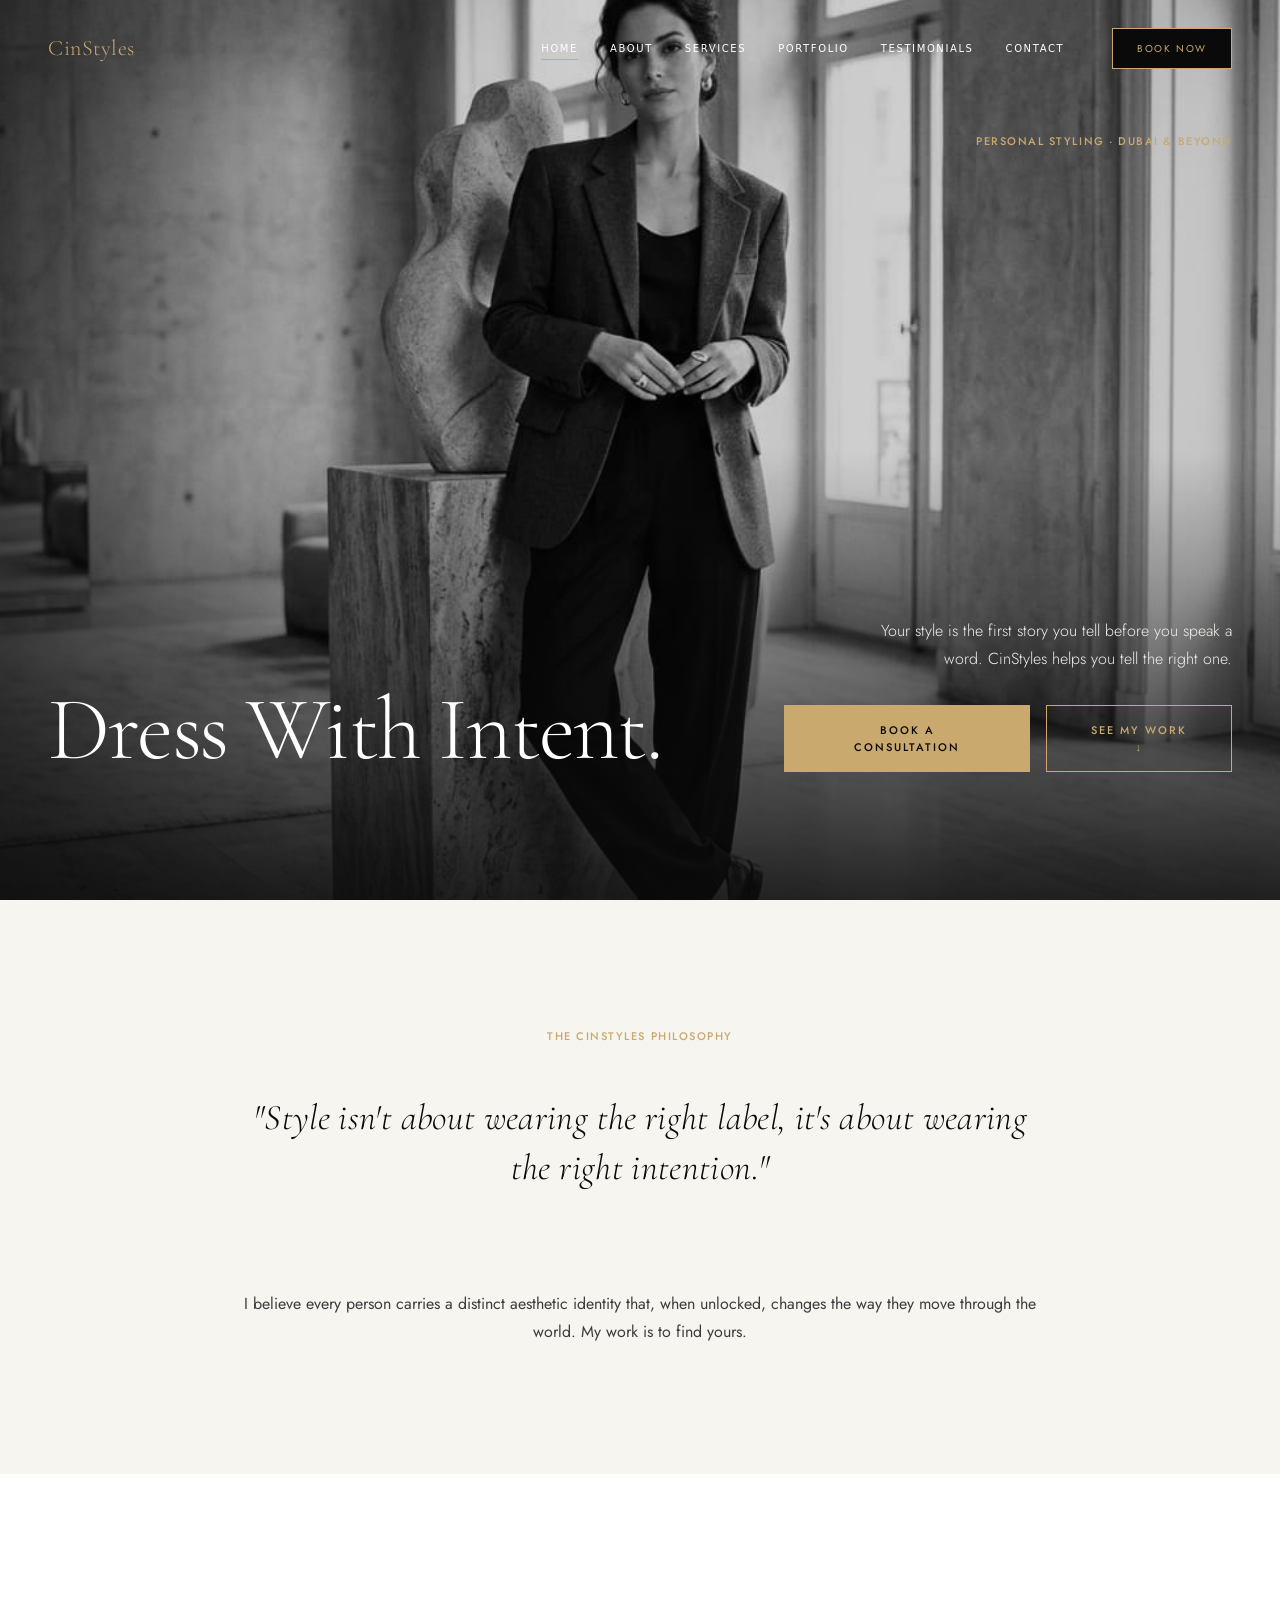
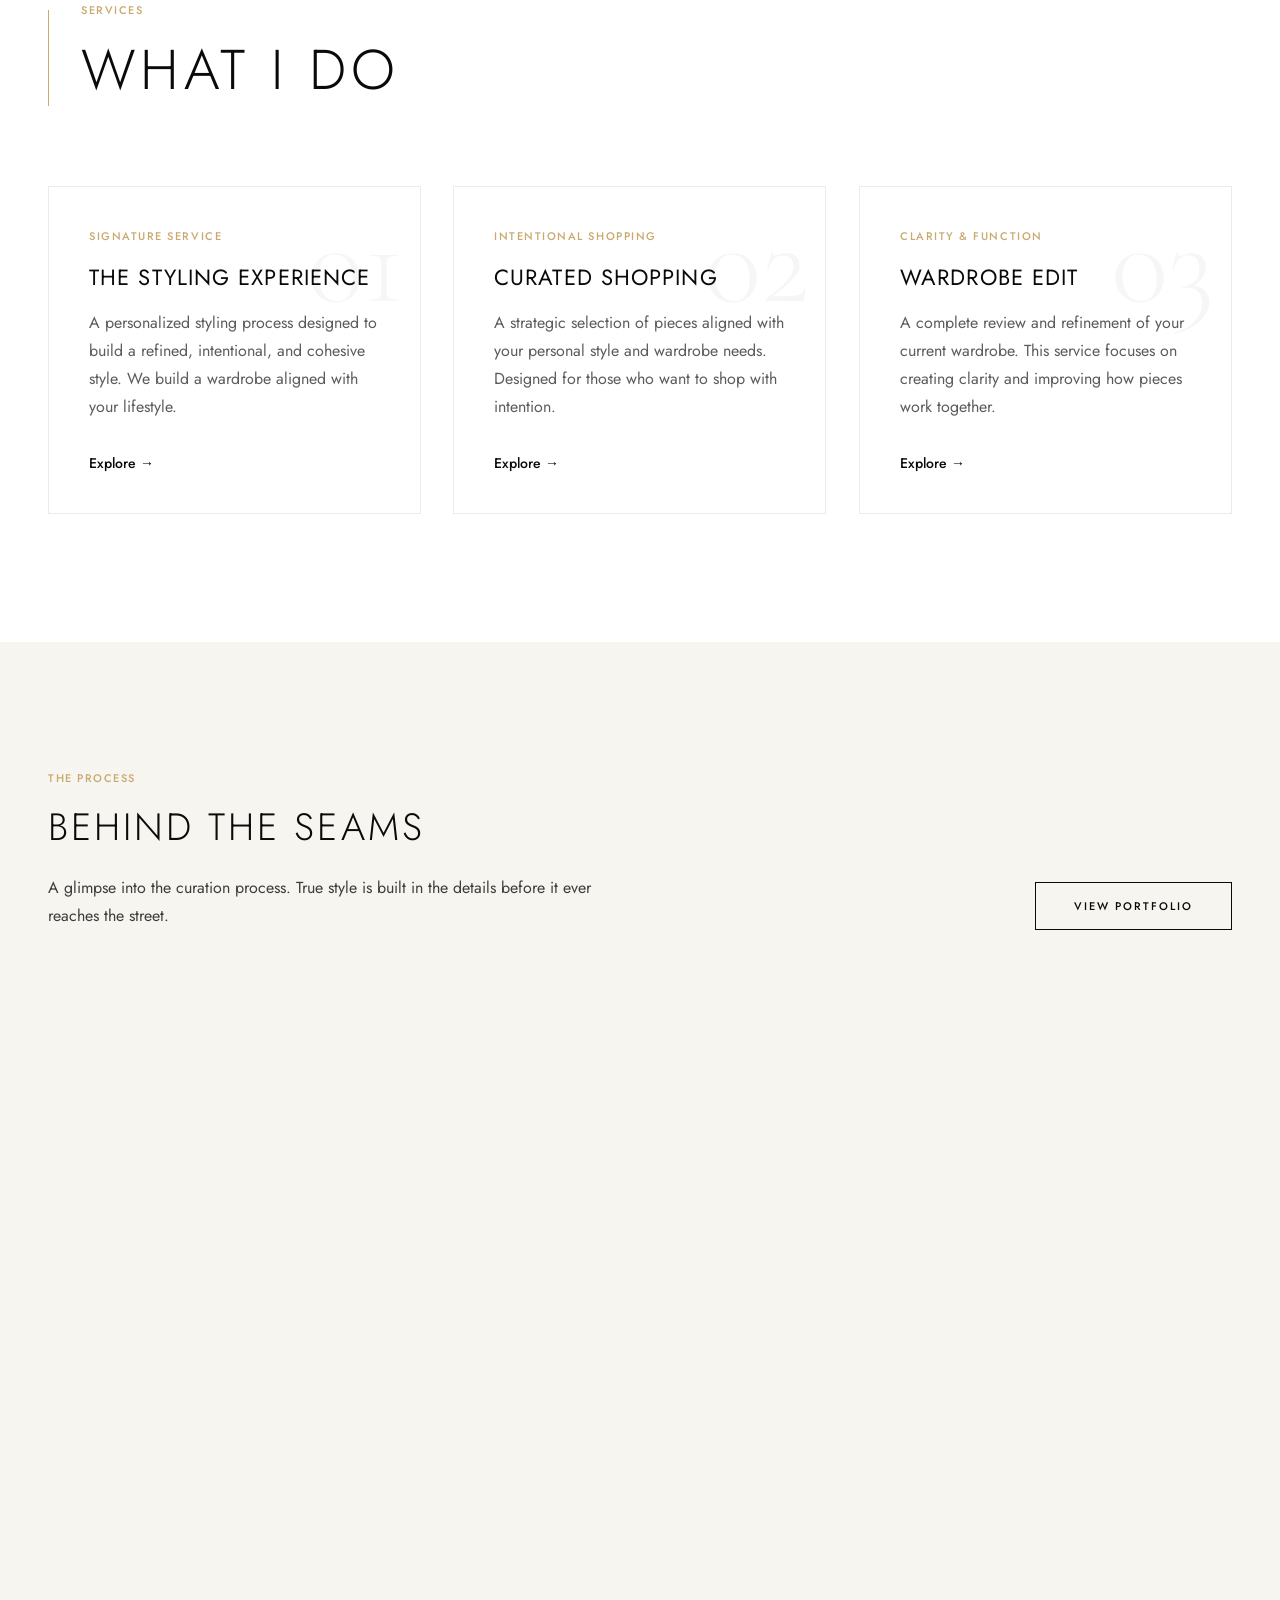
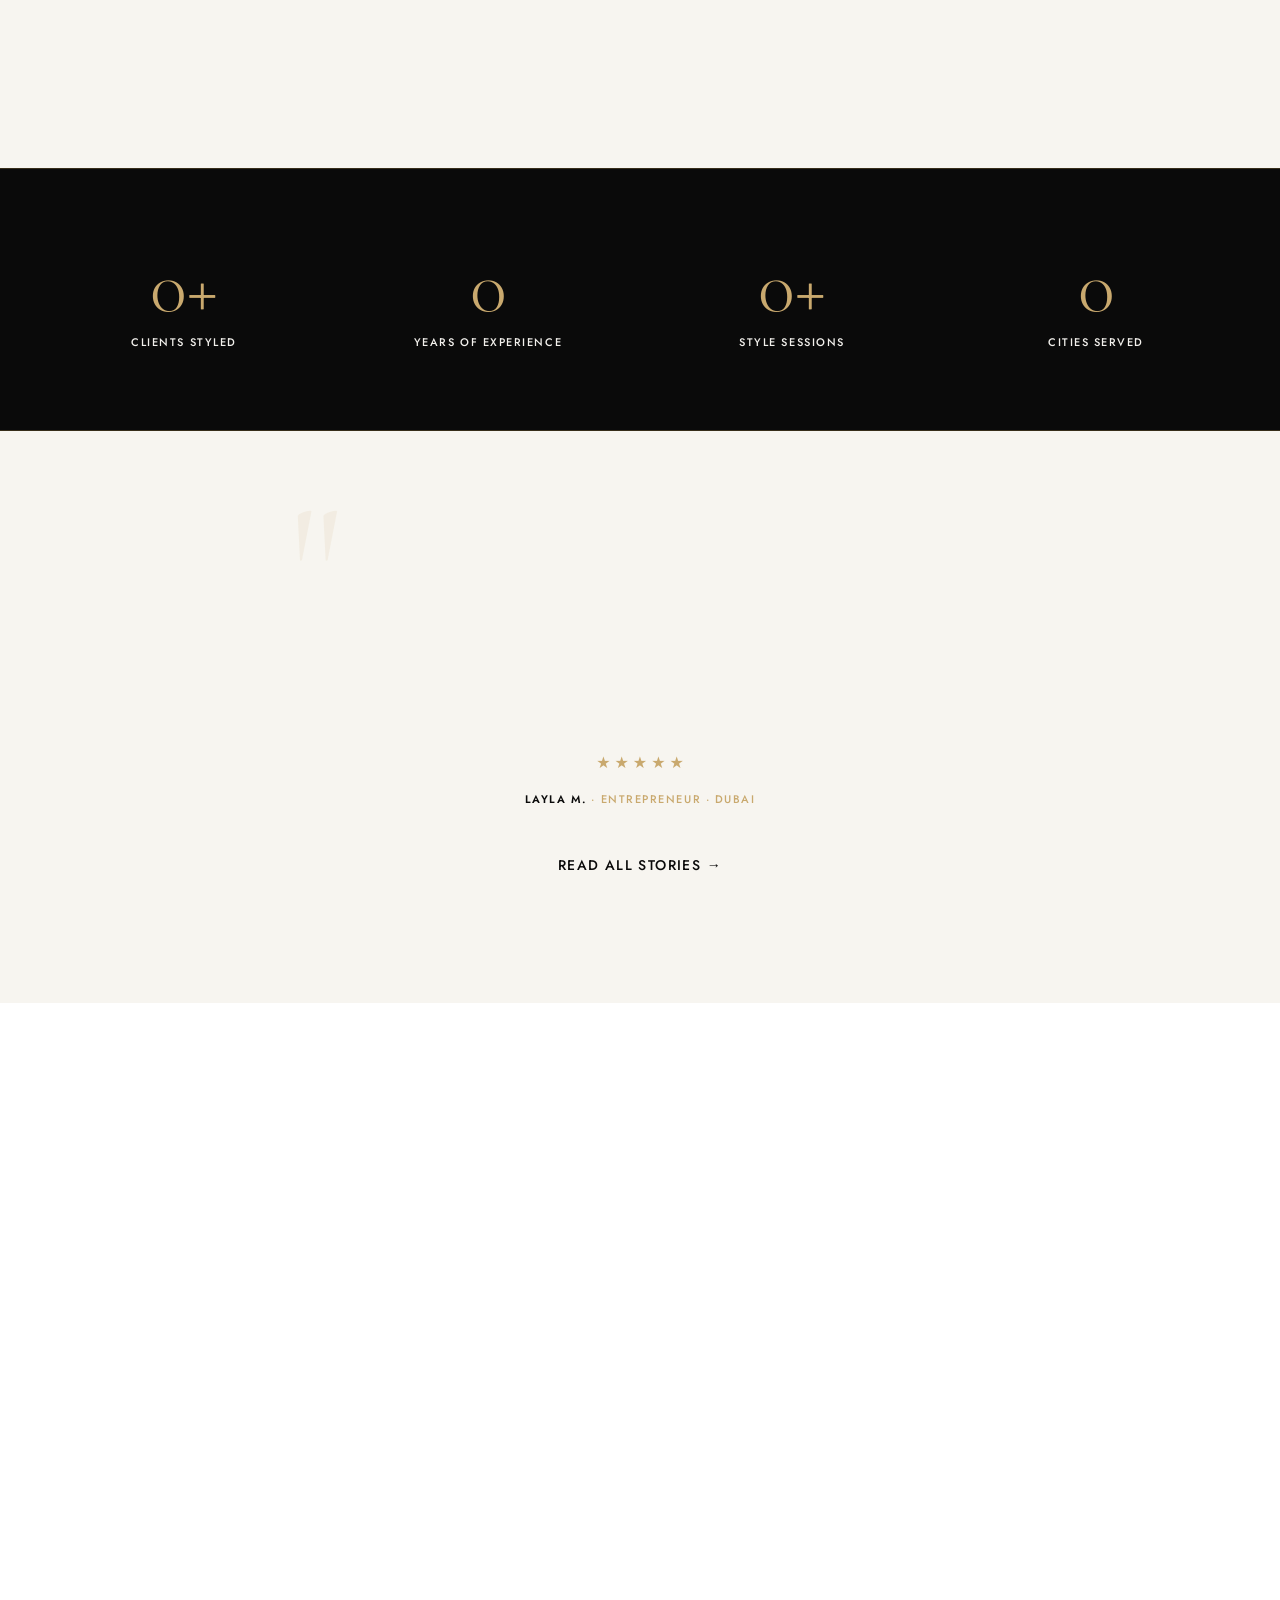
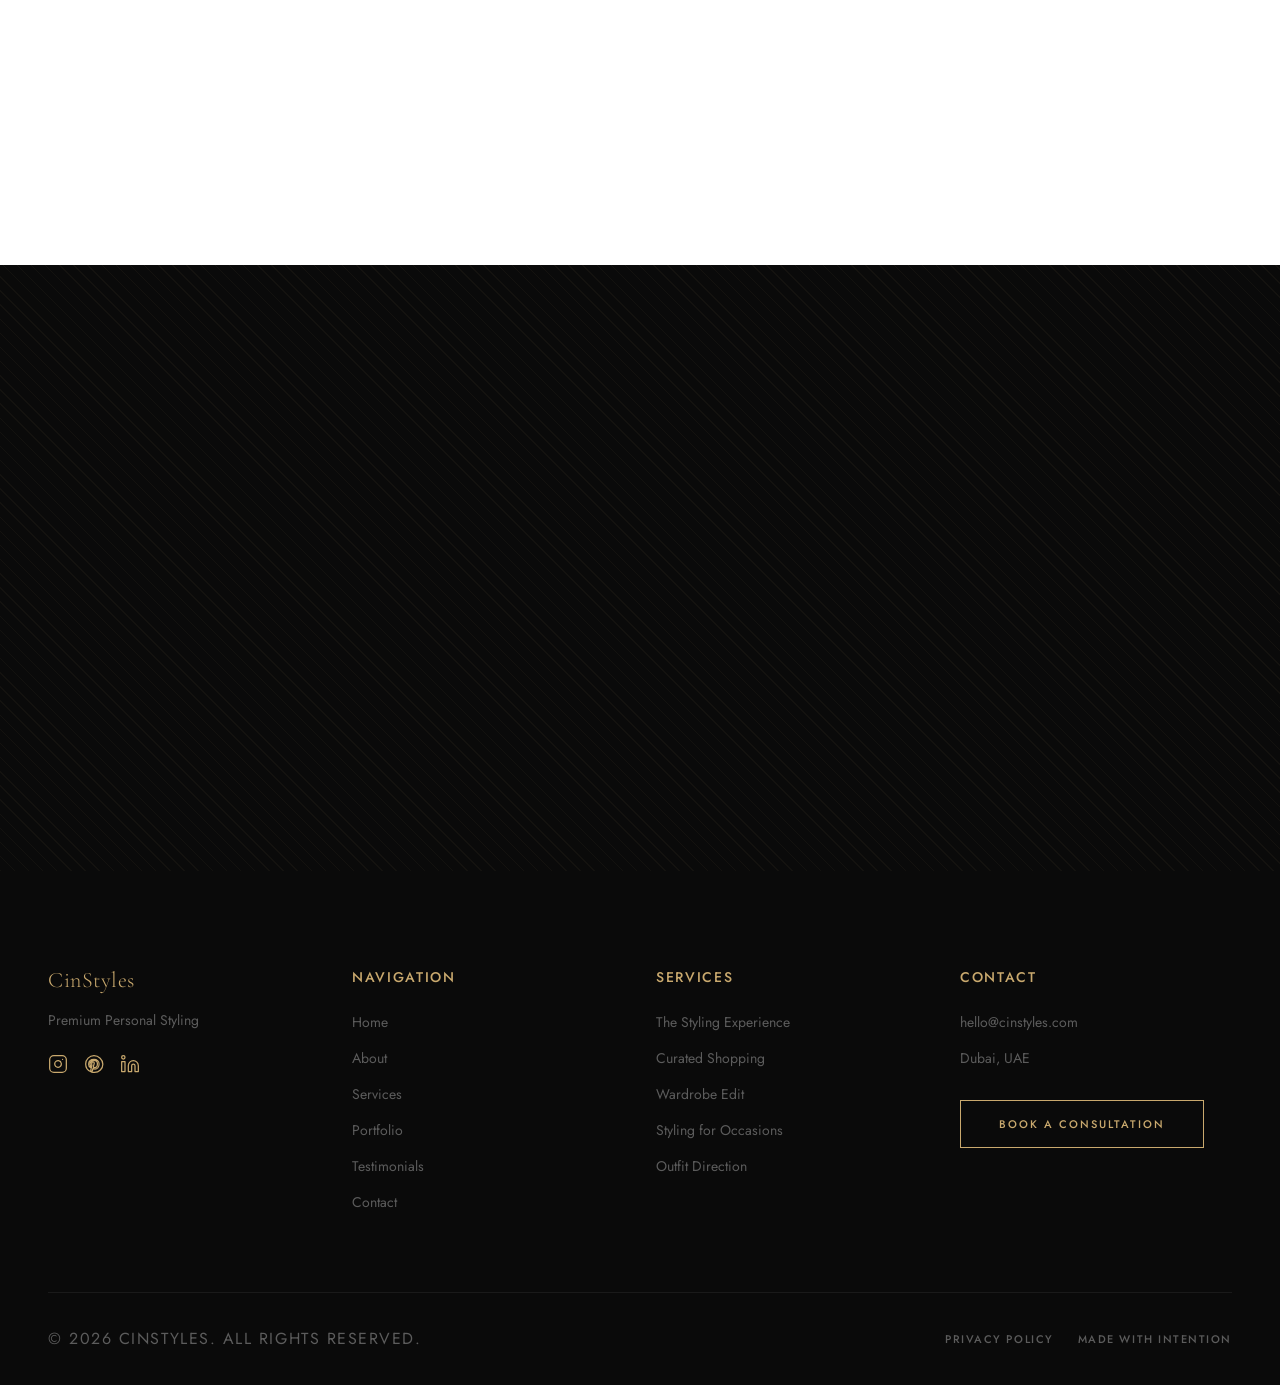
<file: index.html>
<!DOCTYPE html><html lang="en">
<!-- Mirrored from cinstyles.vercel.app/ by HTTrack Website Copier/3.x [XR&CO'2014], Mon, 31 Aug 2026 15:16:34 GMT -->
<!-- Added by HTTrack --><meta http-equiv="content-type" content="text/html;charset=utf-8" /><!-- /Added by HTTrack -->
<head><meta charSet="utf-8"/><meta name="viewport" content="width=device-width, initial-scale=1"/><link rel="preload" as="image" imageSrcSet="/_next/hero_home_177800774790633a7.jpg" imageSizes="100vw"/><link rel="stylesheet" href="_next/static/chunks/0_i78mvit_rq_.css" data-precedence="next"/><link rel="preload" as="script" fetchPriority="low" href="_next/static/chunks/115dplafwys-z.js"/><script src="_next/static/chunks/0pqt_8bl3ukh4.js" async=""></script><script src="_next/static/chunks/16rx_2u698dam.js" async=""></script><script src="_next/static/chunks/0257pdz1-imal.js" async=""></script><script src="_next/static/chunks/turbopack-15r14ycuqi8st.js" async=""></script><script src="_next/static/chunks/0n4mc3q0q8t0a.js" async=""></script><script src="_next/static/chunks/035_uo2z0l6ch.js" async=""></script><script src="_next/static/chunks/0d3shmwh5_nmn.js" async=""></script><script src="_next/static/chunks/13-m_e-zf-sr3.js" async=""></script><link rel="preload" href="https://fonts.googleapis.com/css2?family=Cormorant+Garamond:ital,wght@0,300;0,400;0,500;1,300;1,400&amp;family=Jost:wght@300;400;500&amp;display=swap" as="style"/><link rel="preconnect" href="https://fonts.googleapis.com/"/><link rel="preconnect" href="https://fonts.gstatic.com/" crossorigin="anonymous"/><title>CinStyles | Premium Personal Fashion Stylist</title><meta name="description" content="CinStyles is a luxury personal fashion styling service that transforms your wardrobe and elevates your personal presence. Book a consultation today."/><link rel="icon" href="faviconbcf9.ico?favicon.0x3dzn~oxb6tn.ico" sizes="256x256" type="image/x-icon"/><link href="https://fonts.googleapis.com/css2?family=Cormorant+Garamond:ital,wght@0,300;0,400;0,500;1,300;1,400&amp;family=Jost:wght@300;400;500&amp;display=swap" rel="stylesheet"/><script src="_next/static/chunks/03_yq9q893hmn.js" noModule=""></script></head><body class="antialiased min-h-screen flex flex-col"><div hidden=""><!--$--><!--/$--></div><header class="fixed top-0 left-0 w-full z-50 transition-all duration-300 bg-[var(--color-ivory)]/90 backdrop-blur-sm"><div class="max-w-[1400px] mx-auto px-6 lg:px-12 h-24 flex items-center justify-between"><a class="text-[var(--color-ink)] font-cormorant font-light text-[22px] tracking-wide relative z-[60] transition-colors duration-300" href="index.html">CinStyles</a><nav class="hidden md:flex items-center space-x-8"><a class="text-[10px] uppercase tracking-[0.16em] font-medium transition-colors duration-300 relative group text-[var(--color-gold)]" href="index.html">Home<span class="absolute left-0 bottom-[-4px] h-[1px] bg-[var(--color-gold)] transition-all duration-300 w-full"></span></a><a class="text-[10px] uppercase tracking-[0.16em] font-medium transition-colors duration-300 relative group text-[var(--color-ink)] hover:text-[var(--color-gold)]" href="about.html">About<span class="absolute left-0 bottom-[-4px] h-[1px] bg-[var(--color-gold)] transition-all duration-300 w-0 group-hover:w-full"></span></a><a class="text-[10px] uppercase tracking-[0.16em] font-medium transition-colors duration-300 relative group text-[var(--color-ink)] hover:text-[var(--color-gold)]" href="services.html">Services<span class="absolute left-0 bottom-[-4px] h-[1px] bg-[var(--color-gold)] transition-all duration-300 w-0 group-hover:w-full"></span></a><a class="text-[10px] uppercase tracking-[0.16em] font-medium transition-colors duration-300 relative group text-[var(--color-ink)] hover:text-[var(--color-gold)]" href="portfolio.html">Portfolio<span class="absolute left-0 bottom-[-4px] h-[1px] bg-[var(--color-gold)] transition-all duration-300 w-0 group-hover:w-full"></span></a><a class="text-[10px] uppercase tracking-[0.16em] font-medium transition-colors duration-300 relative group text-[var(--color-ink)] hover:text-[var(--color-gold)]" href="testimonials.html">Testimonials<span class="absolute left-0 bottom-[-4px] h-[1px] bg-[var(--color-gold)] transition-all duration-300 w-0 group-hover:w-full"></span></a><a class="text-[10px] uppercase tracking-[0.16em] font-medium transition-colors duration-300 relative group text-[var(--color-ink)] hover:text-[var(--color-gold)]" href="contact.html">Contact<span class="absolute left-0 bottom-[-4px] h-[1px] bg-[var(--color-gold)] transition-all duration-300 w-0 group-hover:w-full"></span></a><a class="ml-4" href="contact.html"><button class="px-6 py-3 font-jost text-[10px] uppercase tracking-[0.16em] transition-colors duration-300 border bg-transparent text-[var(--color-ink)] border-[var(--color-ink)] hover:bg-[var(--color-ink)] hover:text-[var(--color-ivory)]">Book Now</button></a></nav><button class="md:hidden text-[var(--color-ink)] relative z-[60] p-2 transition-colors duration-300" aria-label="Toggle Menu"><div class="w-6 h-[1px] bg-current mb-1.5 transition-transform origin-center" style="transform:none"></div><div class="w-6 h-[1px] bg-current transition-opacity" style="opacity:1"></div><div class="w-6 h-[1px] bg-current mt-1.5 transition-transform origin-center" style="transform:none"></div></button></div></header><main class="flex-grow"><div class="flex flex-col w-full"><section data-nav-theme="dark" class="relative w-full h-screen overflow-hidden bg-[var(--color-ink)]"><div class="absolute inset-0 z-0" style="filter:grayscale(100%);transform:scale(1.05)"><img alt="CinStyles personal styling session Dubai" decoding="async" data-nimg="fill" class="object-cover opacity-80" style="position:absolute;height:100%;width:100%;left:0;top:0;right:0;bottom:0;color:transparent" sizes="100vw" srcSet="/_next/hero_home_177800774790633a7.jpg" src="_next/hero_home_177800774790633a7.jpg?url=%2Fassets%2Fhero_home_1778007747906.png&amp;w=3840&amp;q=75"/><div class="absolute inset-0 bg-gradient-to-t from-[var(--color-ink)] via-transparent to-transparent opacity-90"></div><div class="absolute inset-0 bg-gradient-to-r from-[var(--color-ink)]/60 via-transparent to-transparent md:w-1/2"></div></div><div class="relative z-10 w-full h-full max-w-[1400px] mx-auto px-6 lg:px-12 flex flex-col justify-end pb-24 md:pb-32"><div class="absolute top-32 right-6 lg:right-12 hidden md:block" style="opacity:0;transform:translateY(-20px)"><span class="eyebrow text-[var(--color-gold)]">Personal Styling · Dubai &amp; Beyond</span></div><div class="flex flex-col md:flex-row md:items-end justify-between gap-8 md:gap-16"><div class="w-full md:w-3/5" style="opacity:0;transform:translateY(40px)"><h1 class="text-white type-display m-0 leading-[0.95]">Dress With Intent.</h1></div><div class="w-full md:w-2/5 flex flex-col items-start md:items-end md:text-right" style="opacity:0;transform:translateY(40px)"><p class="text-[var(--color-mist)] mb-8 max-w-sm font-light">Your style is the first story you tell before you speak a word. CinStyles helps you tell the right one.</p><div class="flex flex-col sm:flex-row gap-4 w-full sm:w-auto"><a class="w-full sm:w-auto" href="contact.html"><button class="btn-primary w-full bg-[var(--color-gold)] text-[var(--color-ink)] border-[var(--color-gold)] hover:bg-transparent hover:text-[var(--color-gold)]">Book a Consultation</button></a><button class="btn-ghost w-full sm:w-auto">See My Work ↓</button></div></div></div></div></section><section data-nav-theme="light" class="w-full bg-[var(--color-ivory)] py-32 px-6"><div class="max-w-[800px] mx-auto text-center flex flex-col items-center" style="opacity:0;transform:translateY(30px)"><span class="eyebrow mb-12">The CinStyles Philosophy</span><blockquote class="mb-12 text-[var(--color-ink)]">&quot;Style isn&#x27;t about wearing the right label, it&#x27;s about wearing the right intention.&quot;</blockquote><div class="h-[1px] bg-[var(--color-gold)] mb-12" style="width:0px"></div><p class="text-[#3D3D3D]">I believe every person carries a distinct aesthetic identity that, when unlocked, changes the way they move through the world. My work is to find yours.</p></div></section><section data-nav-theme="light" class="w-full bg-[var(--color-white)] py-32 px-6 lg:px-12"><div class="max-w-[1400px] mx-auto"><div class="mb-20 flex items-start" style="opacity:0;transform:translateX(-30px)"><div class="w-[1px] h-24 bg-[var(--color-gold)] mr-8 mt-2"></div><div><span class="eyebrow block mb-4">Services</span><h2 class="text-[clamp(32px,5vw,56px)] leading-tight text-[var(--color-ink)]">What I Do</h2></div></div><div class="grid grid-cols-1 md:grid-cols-3 gap-8"><div class="bg-[var(--color-white)] border-[0.5px] border-[var(--color-ash)] p-10 relative transition-all duration-300 hover:-translate-y-1 hover:border-[var(--color-gold)] group text-left overflow-hidden" style="opacity:0;transform:translateY(30px)"><div class="absolute bottom-0 left-0 h-[2px] bg-[var(--color-gold)] w-0 transition-all duration-400 group-hover:w-full z-20"></div><div class="absolute top-4 right-4 font-cormorant font-light text-[120px] leading-none text-[var(--color-ink)] opacity-[0.03] pointer-events-none select-none z-0">01</div><div class="relative z-10"><p class="eyebrow mb-4 text-[var(--color-gold)]">Signature Service</p><h3 class="mb-4 text-[var(--color-ink)] leading-snug">The Styling Experience</h3><p class="mb-8 text-[#5C5C5C]">A personalized styling process designed to build a refined, intentional, and cohesive style. We build a wardrobe aligned with your lifestyle.</p><a class="text-[var(--color-ink)] hover:text-[var(--color-gold)] font-jost font-medium text-sm transition-colors flex items-center" href="services.html">Explore →</a></div></div><div class="bg-[var(--color-white)] border-[0.5px] border-[var(--color-ash)] p-10 relative transition-all duration-300 hover:-translate-y-1 hover:border-[var(--color-gold)] group text-left overflow-hidden" style="opacity:0;transform:translateY(30px)"><div class="absolute bottom-0 left-0 h-[2px] bg-[var(--color-gold)] w-0 transition-all duration-400 group-hover:w-full z-20"></div><div class="absolute top-4 right-4 font-cormorant font-light text-[120px] leading-none text-[var(--color-ink)] opacity-[0.03] pointer-events-none select-none z-0">02</div><div class="relative z-10"><p class="eyebrow mb-4 text-[var(--color-gold)]">Intentional Shopping</p><h3 class="mb-4 text-[var(--color-ink)] leading-snug">Curated Shopping</h3><p class="mb-8 text-[#5C5C5C]">A strategic selection of pieces aligned with your personal style and wardrobe needs. Designed for those who want to shop with intention.</p><a class="text-[var(--color-ink)] hover:text-[var(--color-gold)] font-jost font-medium text-sm transition-colors flex items-center" href="services.html">Explore →</a></div></div><div class="bg-[var(--color-white)] border-[0.5px] border-[var(--color-ash)] p-10 relative transition-all duration-300 hover:-translate-y-1 hover:border-[var(--color-gold)] group text-left overflow-hidden" style="opacity:0;transform:translateY(30px)"><div class="absolute bottom-0 left-0 h-[2px] bg-[var(--color-gold)] w-0 transition-all duration-400 group-hover:w-full z-20"></div><div class="absolute top-4 right-4 font-cormorant font-light text-[120px] leading-none text-[var(--color-ink)] opacity-[0.03] pointer-events-none select-none z-0">03</div><div class="relative z-10"><p class="eyebrow mb-4 text-[var(--color-gold)]">Clarity &amp; Function</p><h3 class="mb-4 text-[var(--color-ink)] leading-snug">Wardrobe Edit</h3><p class="mb-8 text-[#5C5C5C]">A complete review and refinement of your current wardrobe. This service focuses on creating clarity and improving how pieces work together.</p><a class="text-[var(--color-ink)] hover:text-[var(--color-gold)] font-jost font-medium text-sm transition-colors flex items-center" href="services.html">Explore →</a></div></div></div></div></section><section data-nav-theme="light" id="portfolio" class="w-full bg-[var(--color-ivory)] py-32 px-6 lg:px-12 overflow-hidden"><div class="max-w-[1400px] mx-auto"><div class="flex flex-col md:flex-row justify-between items-start md:items-end mb-16" style="opacity:0;transform:translateY(30px)"><div class="max-w-xl"><span class="eyebrow block mb-4">The Process</span><h2 class="mb-6">Behind The Seams</h2><p class="text-[#3D3D3D]">A glimpse into the curation process. True style is built in the details before it ever reaches the street.</p></div><a class="mt-8 md:mt-0" href="portfolio.html"><button class="btn-outline ">View Portfolio</button></a></div><div class="flex flex-col md:flex-row gap-8"><div class="w-full md:w-[60%] aspect-[4/3] relative group overflow-hidden" style="opacity:0;transform:translateY(40px)"><img alt="Styling session behind the scenes" loading="lazy" decoding="async" data-nimg="fill" class="styled-img" style="position:absolute;height:100%;width:100%;left:0;top:0;right:0;bottom:0;color:transparent" sizes="100vw" srcSet="/_next/lifestyle_teaser_1_177801552628011fd.jpg" src="_next/lifestyle_teaser_1_177801552628011fd.jpg?url=%2Fassets%2Flifestyle_teaser_1_1778015526280.png&amp;w=3840&amp;q=75"/></div><div class="w-full md:w-[40%] flex flex-col gap-8"><div class="w-full aspect-[4/3] md:aspect-[3/2] relative group overflow-hidden" style="opacity:0;transform:translateY(40px)"><img alt="Luxury fabrics close up" loading="lazy" decoding="async" data-nimg="fill" class="styled-img" style="position:absolute;height:100%;width:100%;left:0;top:0;right:0;bottom:0;color:transparent" sizes="100vw" srcSet="/_next/lifestyle_teaser_2_17780155420873592.jpg" src="_next/lifestyle_teaser_2_17780155420873592.jpg?url=%2Fassets%2Flifestyle_teaser_2_1778015542087.png&amp;w=3840&amp;q=75"/></div><div class="w-full aspect-[4/3] md:aspect-[3/2] relative group overflow-hidden" style="opacity:0;transform:translateY(40px)"><img alt="Stylist mood board" loading="lazy" decoding="async" data-nimg="fill" class="styled-img" style="position:absolute;height:100%;width:100%;left:0;top:0;right:0;bottom:0;color:transparent" sizes="100vw" srcSet="/_next/lifestyle_teaser_3_1778015558418945e.jpg" src="_next/lifestyle_teaser_3_1778015558418945e.jpg?url=%2Fassets%2Flifestyle_teaser_3_1778015558418.png&amp;w=3840&amp;q=75"/></div></div></div></div></section><section data-nav-theme="dark" class="w-full bg-[var(--color-ink)] text-white py-12 border-y-[0.5px] border-[var(--color-gold-deep)]/30"><div class="max-w-[1400px] mx-auto px-6 lg:px-12 grid grid-cols-2 md:grid-cols-4 gap-12 text-center md:text-left md:gap-8"><div class="flex flex-col items-center justify-center py-8"><div class="font-cormorant text-[clamp(64px,6vw,84px)] font-light text-[var(--color-gold)] leading-none mb-2">0<!-- -->+</div><div class="font-jost font-medium text-[11px] uppercase tracking-[0.14em] text-[var(--color-mist)]">Clients Styled</div></div><div class="flex flex-col items-center justify-center py-8"><div class="font-cormorant text-[clamp(64px,6vw,84px)] font-light text-[var(--color-gold)] leading-none mb-2">0</div><div class="font-jost font-medium text-[11px] uppercase tracking-[0.14em] text-[var(--color-mist)]">Years of Experience</div></div><div class="flex flex-col items-center justify-center py-8"><div class="font-cormorant text-[clamp(64px,6vw,84px)] font-light text-[var(--color-gold)] leading-none mb-2">0<!-- -->+</div><div class="font-jost font-medium text-[11px] uppercase tracking-[0.14em] text-[var(--color-mist)]">Style Sessions</div></div><div class="flex flex-col items-center justify-center py-8"><div class="font-cormorant text-[clamp(64px,6vw,84px)] font-light text-[var(--color-gold)] leading-none mb-2">0</div><div class="font-jost font-medium text-[11px] uppercase tracking-[0.14em] text-[var(--color-mist)]">Cities Served</div></div></div></section><section data-nav-theme="light" class="w-full bg-[var(--color-ivory)] py-32 px-6 relative overflow-hidden"><div class="absolute top-12 left-1/2 -translate-x-1/2 md:translate-x-[-350px] font-cormorant text-[180px] text-[var(--color-gold)] opacity-10 leading-none pointer-events-none">&quot;</div><div class="max-w-[700px] mx-auto text-center relative z-10 flex flex-col items-center"><blockquote class="mb-10 text-[var(--color-ink)]" style="opacity:0;transform:scale(0.97)">&quot;Working with CinStyles was the first time I felt like my clothes actually belonged to me. She didn&#x27;t give me a look, she gave me back my confidence.&quot;</blockquote><div class="flex space-x-1 mb-4 text-[var(--color-gold)]"><span>★</span><span>★</span><span>★</span><span>★</span><span>★</span></div><div class="caption mb-12"><span class="font-semibold text-[var(--color-ink)]">Layla M.</span> · Entrepreneur · Dubai</div><a class="text-[var(--color-ink)] hover:text-[var(--color-gold)] font-jost font-medium text-sm transition-colors uppercase tracking-[0.1em]" href="testimonials.html">Read All Stories →</a></div></section><section data-nav-theme="light" class="w-full bg-[var(--color-white)] py-24 px-6 lg:px-12 overflow-hidden"><div class="max-w-[1400px] mx-auto flex flex-col md:flex-row items-center relative"><div class="w-full md:w-[65%] min-h-[60vh] relative z-10" style="opacity:0;transform:translateX(-50px)"><img alt="CinStyles Stylist" loading="lazy" decoding="async" data-nimg="fill" class="object-cover" style="position:absolute;height:100%;width:100%;left:0;top:0;right:0;bottom:0;color:transparent" sizes="100vw" srcSet="/_next/stylist_about_17780077647403fc8.jpg" src="_next/stylist_about_17780077647403fc8.jpg?url=%2Fassets%2Fstylist_about_1778007764740.png&amp;w=3840&amp;q=75"/></div><div class="hidden md:block absolute left-[65%] top-0 w-[1px] bg-[var(--color-gold)] z-20 translate-x-[-0.5px]" style="height:0px"></div><div class="w-full md:w-[35%] bg-[var(--color-white)] flex flex-col justify-center pl-0 md:pl-16 py-16 md:mt-[15vh] relative z-30" style="opacity:0;transform:translateY(50px)"><span class="eyebrow block mb-4">About CinStyles</span><h2 class="mb-8">Style Is Personal. So Is My Process.</h2><p class="mb-10 text-[#5C5C5C]">I&#x27;m not here to make you look like someone else. I&#x27;m here to help you look like the best version of yourself with intention, precision, and an eye trained across 8 years of styling clients across the globe.</p><a class="text-[var(--color-ink)] hover:text-[var(--color-gold)] font-jost font-medium text-sm transition-colors uppercase tracking-[0.1em] self-start" href="about.html">Meet the Stylist →</a></div></div></section><section data-nav-theme="dark" class="w-full bg-[var(--color-ink)] relative py-32 px-6 overflow-hidden"><div class="absolute inset-0 opacity-5 pointer-events-none" style="background-image:repeating-linear-gradient(45deg, var(--color-gold) 0, var(--color-gold) 1px, transparent 1px, transparent 10px)"></div><div class="max-w-3xl mx-auto text-center relative z-10 flex flex-col items-center" style="opacity:0;transform:translateY(30px)"><h1 class="text-white mb-6 text-center type-display">Ready to Transform Your Wardrobe?</h1><p class="text-[var(--color-mist)] mb-12 max-w-xl text-center text-lg">Book your consultation and let&#x27;s build a style that&#x27;s unmistakably yours.</p><a href="contact.html"><button class="btn-primary text-[13px] px-12 py-5 bg-[var(--color-gold)] text-[var(--color-ink)] border-transparent hover:bg-white hover:text-[var(--color-ink)]">Book a Consultation</button></a></div></section></div><!--$--><!--/$--></main><footer class="bg-[var(--color-ink)] text-white pt-24 pb-8"><div class="max-w-[1400px] mx-auto px-6 lg:px-12"><div class="grid grid-cols-1 md:grid-cols-2 lg:grid-cols-4 gap-12 lg:gap-8 mb-20"><div><h2 class="text-[var(--color-gold)] font-cormorant font-light text-[22px] tracking-wide mb-4 normal-case">CinStyles</h2><p class="text-[var(--color-graphite)] font-jost text-sm mb-6">Premium Personal Styling</p><div class="flex space-x-4"><a href="#" class="text-[var(--color-gold)] hover:text-white transition-colors" aria-label="Instagram"><svg width="20" height="20" viewBox="0 0 24 24" fill="none" stroke="currentColor" stroke-width="1.5" stroke-linecap="round" stroke-linejoin="round"><rect x="2" y="2" width="20" height="20" rx="5" ry="5"></rect><path d="M16 11.37A4 4 0 1 1 12.63 8 4 4 0 0 1 16 11.37z"></path><line x1="17.5" y1="6.5" x2="17.51" y2="6.5"></line></svg></a><a href="#" class="text-[var(--color-gold)] hover:text-white transition-colors" aria-label="Pinterest"><svg width="20" height="20" viewBox="0 0 24 24" fill="none" stroke="currentColor" stroke-width="1.5" stroke-linecap="round" stroke-linejoin="round"><path d="M12 2C6.5 2 2 6.5 2 12c0 4.2 2.6 7.8 6.3 9.3-.1-.8-.1-2.1.0-2.9.2-1 1.2-4.9 1.2-4.9s-.3-.6-.3-1.5c0-1.4.8-2.5 1.8-2.5.9 0 1.3.7 1.3 1.5 0 .9-.6 2.3-.9 3.5-.3 1 .5 1.8 1.5 1.8 1.8 0 3.2-1.9 3.2-4.6 0-2.4-1.7-4.1-4.2-4.1-2.9 0-4.6 2.2-4.6 4.4 0 .9.3 1.8.8 2.4.1.1.1.2.1.3-.1.4-.3 1.1-.3 1.3 0 .1-.1.2-.3.1-1.2-.6-2-2.4-2-3.8 0-3.1 2.2-5.9 6.5-5.9 3.4 0 6 2.4 6 5.5 0 3.4-2.1 6.1-5 6.1-1 0-1.9-.5-2.2-1.1l-.6 2.3c-.2.8-.8 1.9-1.2 2.5 1.1.3 2.2.5 3.5.5 5.5 0 10-4.5 10-10S17.5 2 12 2z"></path></svg></a><a href="#" class="text-[var(--color-gold)] hover:text-white transition-colors" aria-label="LinkedIn"><svg width="20" height="20" viewBox="0 0 24 24" fill="none" stroke="currentColor" stroke-width="1.5" stroke-linecap="round" stroke-linejoin="round"><path d="M16 8a6 6 0 0 1 6 6v7h-4v-7a2 2 0 0 0-2-2 2 2 0 0 0-2 2v7h-4v-7a6 6 0 0 1 6-6z"></path><rect x="2" y="9" width="4" height="12"></rect><circle cx="4" cy="4" r="2"></circle></svg></a></div></div><div><h4 class="text-[var(--color-gold)] mb-6">Navigation</h4><ul class="space-y-4 font-jost text-sm text-[var(--color-graphite)]"><li><a class="hover:text-white transition-colors" href="index.html">Home</a></li><li><a class="hover:text-white transition-colors" href="about.html">About</a></li><li><a class="hover:text-white transition-colors" href="services.html">Services</a></li><li><a class="hover:text-white transition-colors" href="portfolio.html">Portfolio</a></li><li><a class="hover:text-white transition-colors" href="testimonials.html">Testimonials</a></li><li><a class="hover:text-white transition-colors" href="contact.html">Contact</a></li></ul></div><div><h4 class="text-[var(--color-gold)] mb-6">Services</h4><ul class="space-y-4 font-jost text-sm text-[var(--color-graphite)]"><li><a class="hover:text-white transition-colors" href="services.html">The Styling Experience</a></li><li><a class="hover:text-white transition-colors" href="services.html">Curated Shopping</a></li><li><a class="hover:text-white transition-colors" href="services.html">Wardrobe Edit</a></li><li><a class="hover:text-white transition-colors" href="services.html">Styling for Occasions</a></li><li><a class="hover:text-white transition-colors" href="services.html">Outfit Direction</a></li></ul></div><div><h4 class="text-[var(--color-gold)] mb-6">Contact</h4><ul class="space-y-4 font-jost text-sm text-[var(--color-graphite)] mb-8"><li><a href="mailto:hello@cinstyles.com" class="hover:text-white transition-colors">hello@cinstyles.com</a></li><li>Dubai, UAE</li></ul><a class="btn-ghost" href="contact.html">Book a Consultation</a></div></div><div class="pt-8 border-t border-[var(--color-ink-warm)] flex flex-col md:flex-row justify-between items-center text-[var(--color-graphite)] caption"><p>© <!-- -->2026<!-- --> CinStyles. All rights reserved.</p><div class="flex space-x-6 mt-4 md:mt-0"><a class="hover:text-[var(--color-gold)] transition-colors" href="#">Privacy Policy</a><span>Made with intention</span></div></div></div></footer><script src="_next/static/chunks/115dplafwys-z.js" id="_R_" async=""></script><script>(self.__next_f=self.__next_f||[]).push([0])</script><script>self.__next_f.push([1,"1:\"$Sreact.fragment\"\n2:I[45678,[\"/_next/static/chunks/0n4mc3q0q8t0a.js\",\"/_next/static/chunks/035_uo2z0l6ch.js\",\"/_next/static/chunks/0d3shmwh5_nmn.js\"],\"default\"]\n3:I[39756,[\"/_next/static/chunks/0n4mc3q0q8t0a.js\",\"/_next/static/chunks/035_uo2z0l6ch.js\",\"/_next/static/chunks/0d3shmwh5_nmn.js\"],\"default\"]\n4:I[37457,[\"/_next/static/chunks/0n4mc3q0q8t0a.js\",\"/_next/static/chunks/035_uo2z0l6ch.js\",\"/_next/static/chunks/0d3shmwh5_nmn.js\"],\"default\"]\nc:I[68027,[\"/_next/static/chunks/0n4mc3q0q8t0a.js\",\"/_next/static/chunks/035_uo2z0l6ch.js\",\"/_next/static/chunks/0d3shmwh5_nmn.js\"],\"default\",1]\n:HL[\"/_next/static/chunks/0_i78mvit_rq~.css\",\"style\"]\n:HL[\"https://fonts.googleapis.com/css2?family=Cormorant+Garamond:ital,wght@0,300;0,400;0,500;1,300;1,400\u0026family=Jost:wght@300;400;500\u0026display=swap\",\"style\"]\n"])</script><script>self.__next_f.push([1,"0:{\"P\":null,\"c\":[\"\",\"\"],\"q\":\"\",\"i\":false,\"f\":[[[\"\",{\"children\":[\"__PAGE__\",{}]},\"$undefined\",\"$undefined\",16],[[\"$\",\"$1\",\"c\",{\"children\":[[[\"$\",\"link\",\"0\",{\"rel\":\"stylesheet\",\"href\":\"/_next/static/chunks/0_i78mvit_rq~.css\",\"precedence\":\"next\",\"crossOrigin\":\"$undefined\",\"nonce\":\"$undefined\"}],[\"$\",\"script\",\"script-0\",{\"src\":\"/_next/static/chunks/0n4mc3q0q8t0a.js\",\"async\":true,\"nonce\":\"$undefined\"}],[\"$\",\"script\",\"script-1\",{\"src\":\"/_next/static/chunks/035_uo2z0l6ch.js\",\"async\":true,\"nonce\":\"$undefined\"}],[\"$\",\"script\",\"script-2\",{\"src\":\"/_next/static/chunks/0d3shmwh5_nmn.js\",\"async\":true,\"nonce\":\"$undefined\"}]],[\"$\",\"html\",null,{\"lang\":\"en\",\"children\":[[\"$\",\"head\",null,{\"children\":[[\"$\",\"link\",null,{\"rel\":\"preconnect\",\"href\":\"https://fonts.googleapis.com\"}],[\"$\",\"link\",null,{\"rel\":\"preconnect\",\"href\":\"https://fonts.gstatic.com/\",\"crossOrigin\":\"anonymous\"}],[\"$\",\"link\",null,{\"href\":\"https://fonts.googleapis.com/css2?family=Cormorant+Garamond:ital,wght@0,300;0,400;0,500;1,300;1,400\u0026family=Jost:wght@300;400;500\u0026display=swap\",\"rel\":\"stylesheet\"}]]}],[\"$\",\"body\",null,{\"className\":\"antialiased min-h-screen flex flex-col\",\"children\":[[\"$\",\"$L2\",null,{}],[\"$\",\"main\",null,{\"className\":\"flex-grow\",\"children\":[\"$\",\"$L3\",null,{\"parallelRouterKey\":\"children\",\"error\":\"$undefined\",\"errorStyles\":\"$undefined\",\"errorScripts\":\"$undefined\",\"template\":[\"$\",\"$L4\",null,{}],\"templateStyles\":\"$undefined\",\"templateScripts\":\"$undefined\",\"notFound\":[[[\"$\",\"title\",null,{\"children\":\"404: This page could not be found.\"}],[\"$\",\"div\",null,{\"style\":{\"fontFamily\":\"system-ui,\\\"Segoe UI\\\",Roboto,Helvetica,Arial,sans-serif,\\\"Apple Color Emoji\\\",\\\"Segoe UI Emoji\\\"\",\"height\":\"100vh\",\"textAlign\":\"center\",\"display\":\"flex\",\"flexDirection\":\"column\",\"alignItems\":\"center\",\"justifyContent\":\"center\"},\"children\":[\"$\",\"div\",null,{\"children\":[[\"$\",\"style\",null,{\"dangerouslySetInnerHTML\":{\"__html\":\"body{color:#000;background:#fff;margin:0}.next-error-h1{border-right:1px solid rgba(0,0,0,.3)}@media (prefers-color-scheme:dark){body{color:#fff;background:#000}.next-error-h1{border-right:1px solid rgba(255,255,255,.3)}}\"}}],[\"$\",\"h1\",null,{\"className\":\"next-error-h1\",\"style\":{\"display\":\"inline-block\",\"margin\":\"0 20px 0 0\",\"padding\":\"0 23px 0 0\",\"fontSize\":24,\"fontWeight\":500,\"verticalAlign\":\"top\",\"lineHeight\":\"49px\"},\"children\":404}],[\"$\",\"div\",null,{\"style\":{\"display\":\"inline-block\"},\"children\":[\"$\",\"h2\",null,{\"style\":{\"fontSize\":14,\"fontWeight\":400,\"lineHeight\":\"49px\",\"margin\":0},\"children\":\"This page could not be found.\"}]}]]}]}]],[]],\"forbidden\":\"$undefined\",\"unauthorized\":\"$undefined\"}]}],[\"$\",\"footer\",null,{\"className\":\"bg-[var(--color-ink)] text-white pt-24 pb-8\",\"children\":[\"$\",\"div\",null,{\"className\":\"max-w-[1400px] mx-auto px-6 lg:px-12\",\"children\":[[\"$\",\"div\",null,{\"className\":\"grid grid-cols-1 md:grid-cols-2 lg:grid-cols-4 gap-12 lg:gap-8 mb-20\",\"children\":[[\"$\",\"div\",null,{\"children\":[[\"$\",\"h2\",null,{\"className\":\"text-[var(--color-gold)] font-cormorant font-light text-[22px] tracking-wide mb-4 normal-case\",\"children\":\"CinStyles\"}],[\"$\",\"p\",null,{\"className\":\"text-[var(--color-graphite)] font-jost text-sm mb-6\",\"children\":\"Premium Personal Styling\"}],[\"$\",\"div\",null,{\"className\":\"flex space-x-4\",\"children\":[[\"$\",\"a\",null,{\"href\":\"#\",\"className\":\"text-[var(--color-gold)] hover:text-white transition-colors\",\"aria-label\":\"Instagram\",\"children\":[\"$\",\"svg\",null,{\"width\":\"20\",\"height\":\"20\",\"viewBox\":\"0 0 24 24\",\"fill\":\"none\",\"stroke\":\"currentColor\",\"strokeWidth\":\"1.5\",\"strokeLinecap\":\"round\",\"strokeLinejoin\":\"round\",\"children\":[[\"$\",\"rect\",null,{\"x\":\"2\",\"y\":\"2\",\"width\":\"20\",\"height\":\"20\",\"rx\":\"5\",\"ry\":\"5\"}],[\"$\",\"path\",null,{\"d\":\"M16 11.37A4 4 0 1 1 12.63 8 4 4 0 0 1 16 11.37z\"}],[\"$\",\"line\",null,{\"x1\":\"17.5\",\"y1\":\"6.5\",\"x2\":\"17.51\",\"y2\":\"6.5\"}]]}]}],[\"$\",\"a\",null,{\"href\":\"#\",\"className\":\"text-[var(--color-gold)] hover:text-white transition-colors\",\"aria-label\":\"Pinterest\",\"children\":[\"$\",\"svg\",null,{\"width\":\"20\",\"height\":\"20\",\"viewBox\":\"0 0 24 24\",\"fill\":\"none\",\"stroke\":\"currentColor\",\"strokeWidth\":\"1.5\",\"strokeLinecap\":\"round\",\"strokeLinejoin\":\"round\",\"children\":[\"$\",\"path\",null,{\"d\":\"M12 2C6.5 2 2 6.5 2 12c0 4.2 2.6 7.8 6.3 9.3-.1-.8-.1-2.1.0-2.9.2-1 1.2-4.9 1.2-4.9s-.3-.6-.3-1.5c0-1.4.8-2.5 1.8-2.5.9 0 1.3.7 1.3 1.5 0 .9-.6 2.3-.9 3.5-.3 1 .5 1.8 1.5 1.8 1.8 0 3.2-1.9 3.2-4.6 0-2.4-1.7-4.1-4.2-4.1-2.9 0-4.6 2.2-4.6 4.4 0 .9.3 1.8.8 2.4.1.1.1.2.1.3-.1.4-.3 1.1-.3 1.3 0 .1-.1.2-.3.1-1.2-.6-2-2.4-2-3.8 0-3.1 2.2-5.9 6.5-5.9 3.4 0 6 2.4 6 5.5 0 3.4-2.1 6.1-5 6.1-1 0-1.9-.5-2.2-1.1l-.6 2.3c-.2.8-.8 1.9-1.2 2.5 1.1.3 2.2.5 3.5.5 5.5 0 10-4.5 10-10S17.5 2 12 2z\"}]}]}],\"$L5\"]}]]}],\"$L6\",\"$L7\",\"$L8\"]}],\"$L9\"]}]}]]}]]}]]}],{\"children\":[\"$La\",{},null,false,null]},null,false,null],\"$Lb\",false]],\"m\":\"$undefined\",\"G\":[\"$c\",[\"$Ld\"]],\"S\":true,\"h\":null,\"s\":\"$undefined\",\"l\":\"$undefined\",\"p\":\"$undefined\",\"d\":\"$undefined\",\"b\":\"Ztx0J5TNE165A_HdoPvQA\"}\n"])</script><script>self.__next_f.push([1,"e:I[22016,[\"/_next/static/chunks/0n4mc3q0q8t0a.js\",\"/_next/static/chunks/035_uo2z0l6ch.js\",\"/_next/static/chunks/0d3shmwh5_nmn.js\"],\"\"]\nf:I[47257,[\"/_next/static/chunks/0n4mc3q0q8t0a.js\",\"/_next/static/chunks/035_uo2z0l6ch.js\",\"/_next/static/chunks/0d3shmwh5_nmn.js\"],\"ClientPageRoot\"]\n10:I[52683,[\"/_next/static/chunks/0n4mc3q0q8t0a.js\",\"/_next/static/chunks/035_uo2z0l6ch.js\",\"/_next/static/chunks/0d3shmwh5_nmn.js\",\"/_next/static/chunks/13-m_e-zf-sr3.js\"],\"default\"]\n13:I[97367,[\"/_next/static/chunks/0n4mc3q0q8t0a.js\",\"/_next/static/chunks/035_uo2z0l6ch.js\",\"/_next/static/chunks/0d3shmwh5_nmn.js\"],\"OutletBoundary\"]\n14:\"$Sreact.suspense\"\n16:I[97367,[\"/_next/static/chunks/0n4mc3q0q8t0a.js\",\"/_next/static/chunks/035_uo2z0l6ch.js\",\"/_next/static/chunks/0d3shmwh5_nmn.js\"],\"ViewportBoundary\"]\n18:I[97367,[\"/_next/static/chunks/0n4mc3q0q8t0a.js\",\"/_next/static/chunks/035_uo2z0l6ch.js\",\"/_next/static/chunks/0d3shmwh5_nmn.js\"],\"MetadataBoundary\"]\n5:[\"$\",\"a\",null,{\"href\":\"#\",\"className\":\"text-[var(--color-gold)] hover:text-white transition-colors\",\"aria-label\":\"LinkedIn\",\"children\":[\"$\",\"svg\",null,{\"width\":\"20\",\"height\":\"20\",\"viewBox\":\"0 0 24 24\",\"fill\":\"none\",\"stroke\":\"currentColor\",\"strokeWidth\":\"1.5\",\"strokeLinecap\":\"round\",\"strokeLinejoin\":\"round\",\"children\":[[\"$\",\"path\",null,{\"d\":\"M16 8a6 6 0 0 1 6 6v7h-4v-7a2 2 0 0 0-2-2 2 2 0 0 0-2 2v7h-4v-7a6 6 0 0 1 6-6z\"}],[\"$\",\"rect\",null,{\"x\":\"2\",\"y\":\"9\",\"width\":\"4\",\"height\":\"12\"}],[\"$\",\"circle\",null,{\"cx\":\"4\",\"cy\":\"4\",\"r\":\"2\"}]]}]}]\n6:[\"$\",\"div\",null,{\"children\":[[\"$\",\"h4\",null,{\"className\":\"text-[var(--color-gold)] mb-6\",\"children\":\"Navigation\"}],[\"$\",\"ul\",null,{\"className\":\"space-y-4 font-jost text-sm text-[var(--color-graphite)]\",\"children\":[[\"$\",\"li\",null,{\"children\":[\"$\",\"$Le\",null,{\"href\":\"/\",\"className\":\"hover:text-white transition-colors\",\"children\":\"Home\"}]}],[\"$\",\"li\",null,{\"children\":[\"$\",\"$Le\",null,{\"href\":\"/about\",\"className\":\"hover:text-white transition-colors\",\"children\":\"About\"}]}],[\"$\",\"li\",null,{\"children\":[\"$\",\"$Le\",null,{\"href\":\"/services\",\"className\":\"hover:text-white transition-colors\",\"children\":\"Services\"}]}],[\"$\",\"li\",null,{\"children\":[\"$\",\"$Le\",null,{\"href\":\"/portfolio\",\"className\":\"hover:text-white transition-colors\",\"children\":\"Portfolio\"}]}],[\"$\",\"li\",null,{\"children\":[\"$\",\"$Le\",null,{\"href\":\"/testimonials\",\"className\":\"hover:text-white transition-colors\",\"children\":\"Testimonials\"}]}],[\"$\",\"li\",null,{\"children\":[\"$\",\"$Le\",null,{\"href\":\"/contact\",\"className\":\"hover:text-white transition-colors\",\"children\":\"Contact\"}]}]]}]]}]\n7:[\"$\",\"div\",null,{\"children\":[[\"$\",\"h4\",null,{\"className\":\"text-[var(--color-gold)] mb-6\",\"children\":\"Services\"}],[\"$\",\"ul\",null,{\"className\":\"space-y-4 font-jost text-sm text-[var(--color-graphite)]\",\"children\":[[\"$\",\"li\",null,{\"children\":[\"$\",\"$Le\",null,{\"href\":\"/services\",\"className\":\"hover:text-white transition-colors\",\"children\":\"The Styling Experience\"}]}],[\"$\",\"li\",null,{\"children\":[\"$\",\"$Le\",null,{\"href\":\"/services\",\"className\":\"hover:text-white transition-colors\",\"children\":\"Curated Shopping\"}]}],[\"$\",\"li\",null,{\"children\":[\"$\",\"$Le\",null,{\"href\":\"/services\",\"className\":\"hover:text-white transition-colors\",\"children\":\"Wardrobe Edit\"}]}],[\"$\",\"li\",null,{\"children\":[\"$\",\"$Le\",null,{\"href\":\"/services\",\"className\":\"hover:text-white transition-colors\",\"children\":\"Styling for Occasions\"}]}],[\"$\",\"li\",null,{\"children\":[\"$\",\"$Le\",null,{\"href\":\"/services\",\"className\":\"hover:text-white transition-colors\",\"children\":\"Outfit Direction\"}]}]]}]]}]\n8:[\"$\",\"div\",null,{\"children\":[[\"$\",\"h4\",null,{\"className\":\"text-[var(--color-gold)] mb-6\",\"children\":\"Contact\"}],[\"$\",\"ul\",null,{\"className\":\"space-y-4 font-jost text-sm text-[var(--color-graphite)] mb-8\",\"children\":[[\"$\",\"li\",null,{\"children\":[\"$\",\"a\",null,{\"href\":\"mailto:hello@cinstyles.com\",\"className\":\"hover:text-white transition-colors\",\"children\":\"hello@cinstyles.com\"}]}],[\"$\",\"li\",null,{\"children\":\"Dubai, UAE\"}]]}],[\"$\",\"$Le\",null,{\"href\":\"/contact\",\"className\":\"btn-ghost\",\"children\":\"Book a Consultation\"}]]}]\n9:[\"$\",\"div\",null,{\"className\":\"pt-8 border-t border-[var(--color-ink-warm)] flex f"])</script><script>self.__next_f.push([1,"lex-col md:flex-row justify-between items-center text-[var(--color-graphite)] caption\",\"children\":[[\"$\",\"p\",null,{\"children\":[\"© \",2026,\" CinStyles. All rights reserved.\"]}],[\"$\",\"div\",null,{\"className\":\"flex space-x-6 mt-4 md:mt-0\",\"children\":[[\"$\",\"$Le\",null,{\"href\":\"#\",\"className\":\"hover:text-[var(--color-gold)] transition-colors\",\"children\":\"Privacy Policy\"}],[\"$\",\"span\",null,{\"children\":\"Made with intention\"}]]}]]}]\na:[\"$\",\"$1\",\"c\",{\"children\":[[\"$\",\"$Lf\",null,{\"Component\":\"$10\",\"serverProvidedParams\":{\"searchParams\":{},\"params\":{},\"promises\":[\"$@11\",\"$@12\"]}}],[[\"$\",\"script\",\"script-0\",{\"src\":\"/_next/static/chunks/13-m_e-zf-sr3.js\",\"async\":true,\"nonce\":\"$undefined\"}]],[\"$\",\"$L13\",null,{\"children\":[\"$\",\"$14\",null,{\"name\":\"Next.MetadataOutlet\",\"children\":\"$@15\"}]}]]}]\nb:[\"$\",\"$1\",\"h\",{\"children\":[null,[\"$\",\"$L16\",null,{\"children\":\"$L17\"}],[\"$\",\"div\",null,{\"hidden\":true,\"children\":[\"$\",\"$L18\",null,{\"children\":[\"$\",\"$14\",null,{\"name\":\"Next.Metadata\",\"children\":\"$L19\"}]}]}],null]}]\nd:[\"$\",\"link\",\"0\",{\"rel\":\"stylesheet\",\"href\":\"/_next/static/chunks/0_i78mvit_rq~.css\",\"precedence\":\"next\",\"crossOrigin\":\"$undefined\",\"nonce\":\"$undefined\"}]\n"])</script><script>self.__next_f.push([1,"11:{}\n12:\"$a:props:children:0:props:serverProvidedParams:params\"\n"])</script><script>self.__next_f.push([1,"17:[[\"$\",\"meta\",\"0\",{\"charSet\":\"utf-8\"}],[\"$\",\"meta\",\"1\",{\"name\":\"viewport\",\"content\":\"width=device-width, initial-scale=1\"}]]\n"])</script><script>self.__next_f.push([1,"1a:I[27201,[\"/_next/static/chunks/0n4mc3q0q8t0a.js\",\"/_next/static/chunks/035_uo2z0l6ch.js\",\"/_next/static/chunks/0d3shmwh5_nmn.js\"],\"IconMark\"]\n15:null\n19:[[\"$\",\"title\",\"0\",{\"children\":\"CinStyles | Premium Personal Fashion Stylist\"}],[\"$\",\"meta\",\"1\",{\"name\":\"description\",\"content\":\"CinStyles is a luxury personal fashion styling service that transforms your wardrobe and elevates your personal presence. Book a consultation today.\"}],[\"$\",\"link\",\"2\",{\"rel\":\"icon\",\"href\":\"faviconbcf9.ico?favicon.0x3dzn~oxb6tn.ico\",\"sizes\":\"256x256\",\"type\":\"image/x-icon\"}],[\"$\",\"$L1a\",\"3\",{}]]\n"])</script><script src="./animations.js"></script></body>
<!-- Mirrored from cinstyles.vercel.app/ by HTTrack Website Copier/3.x [XR&CO'2014], Mon, 31 Aug 2026 15:16:53 GMT -->
 <script src="./custom.js"></script>
</html>
</file>
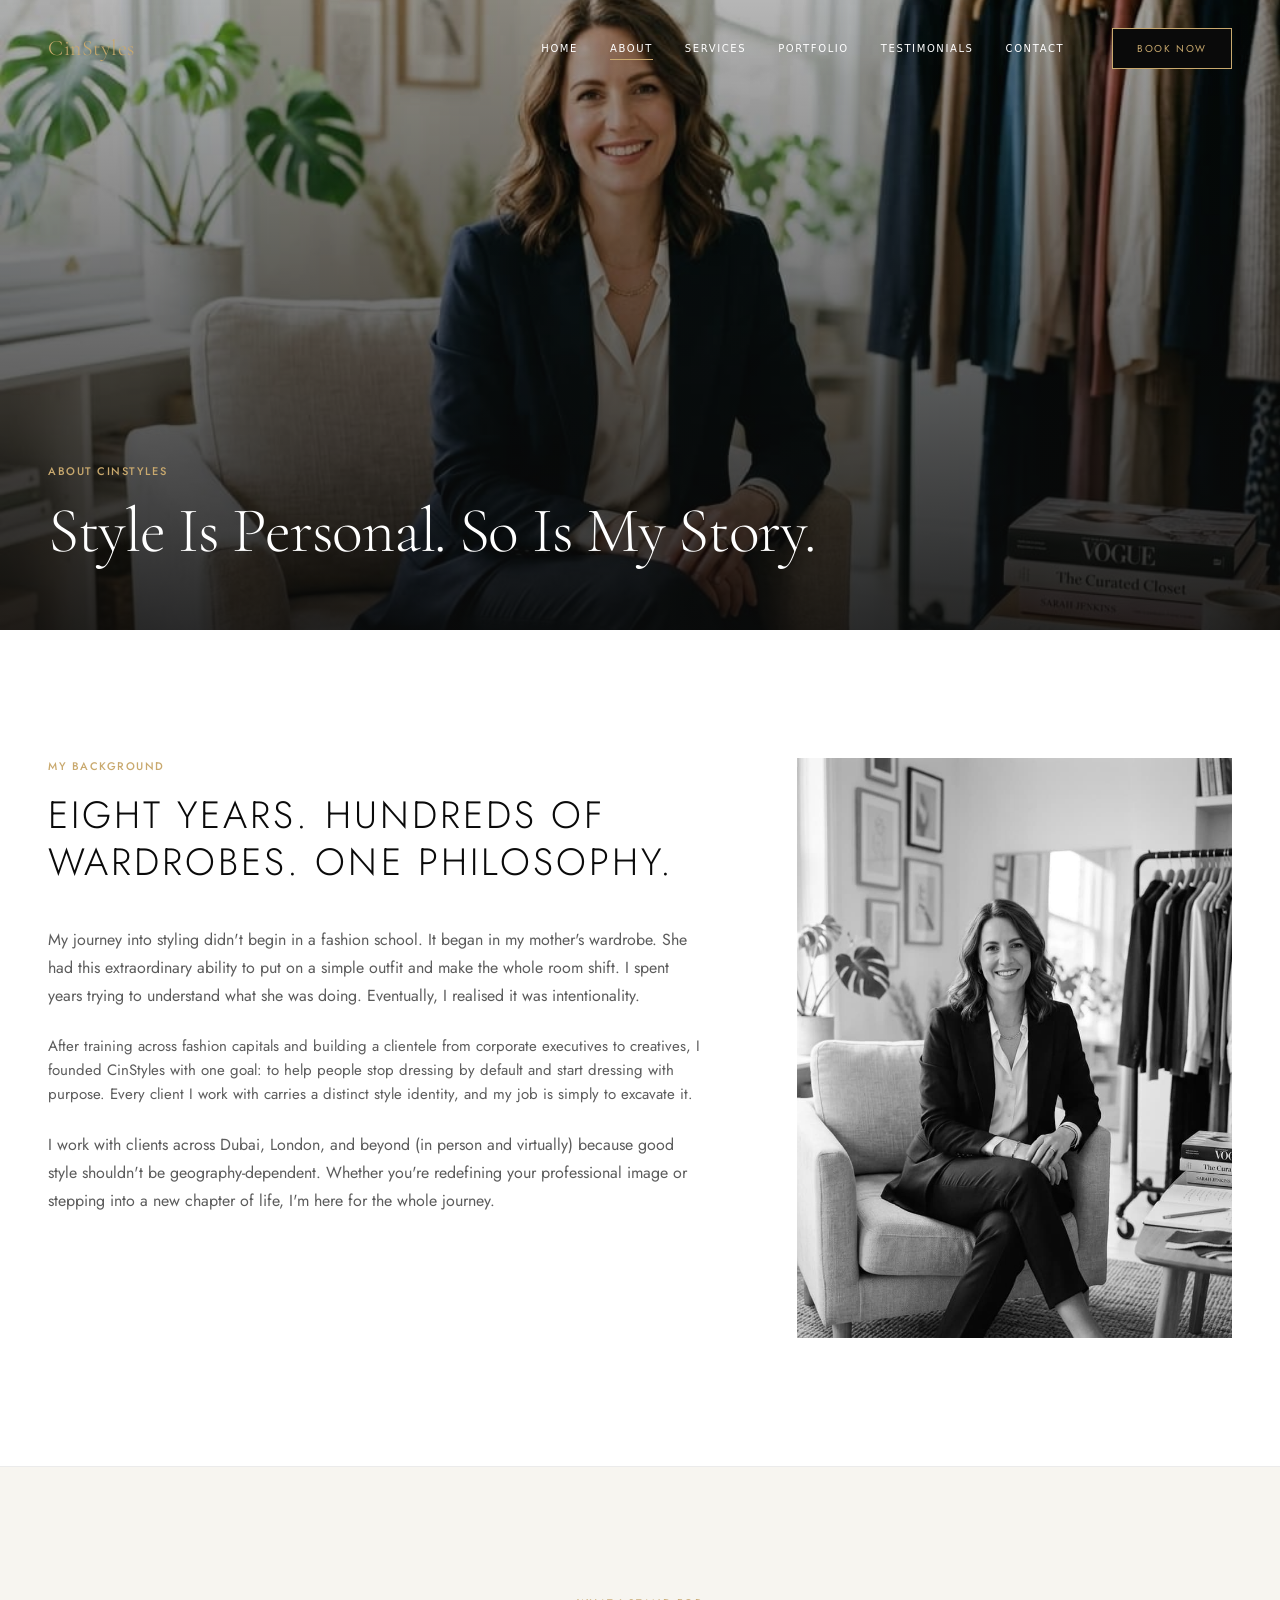
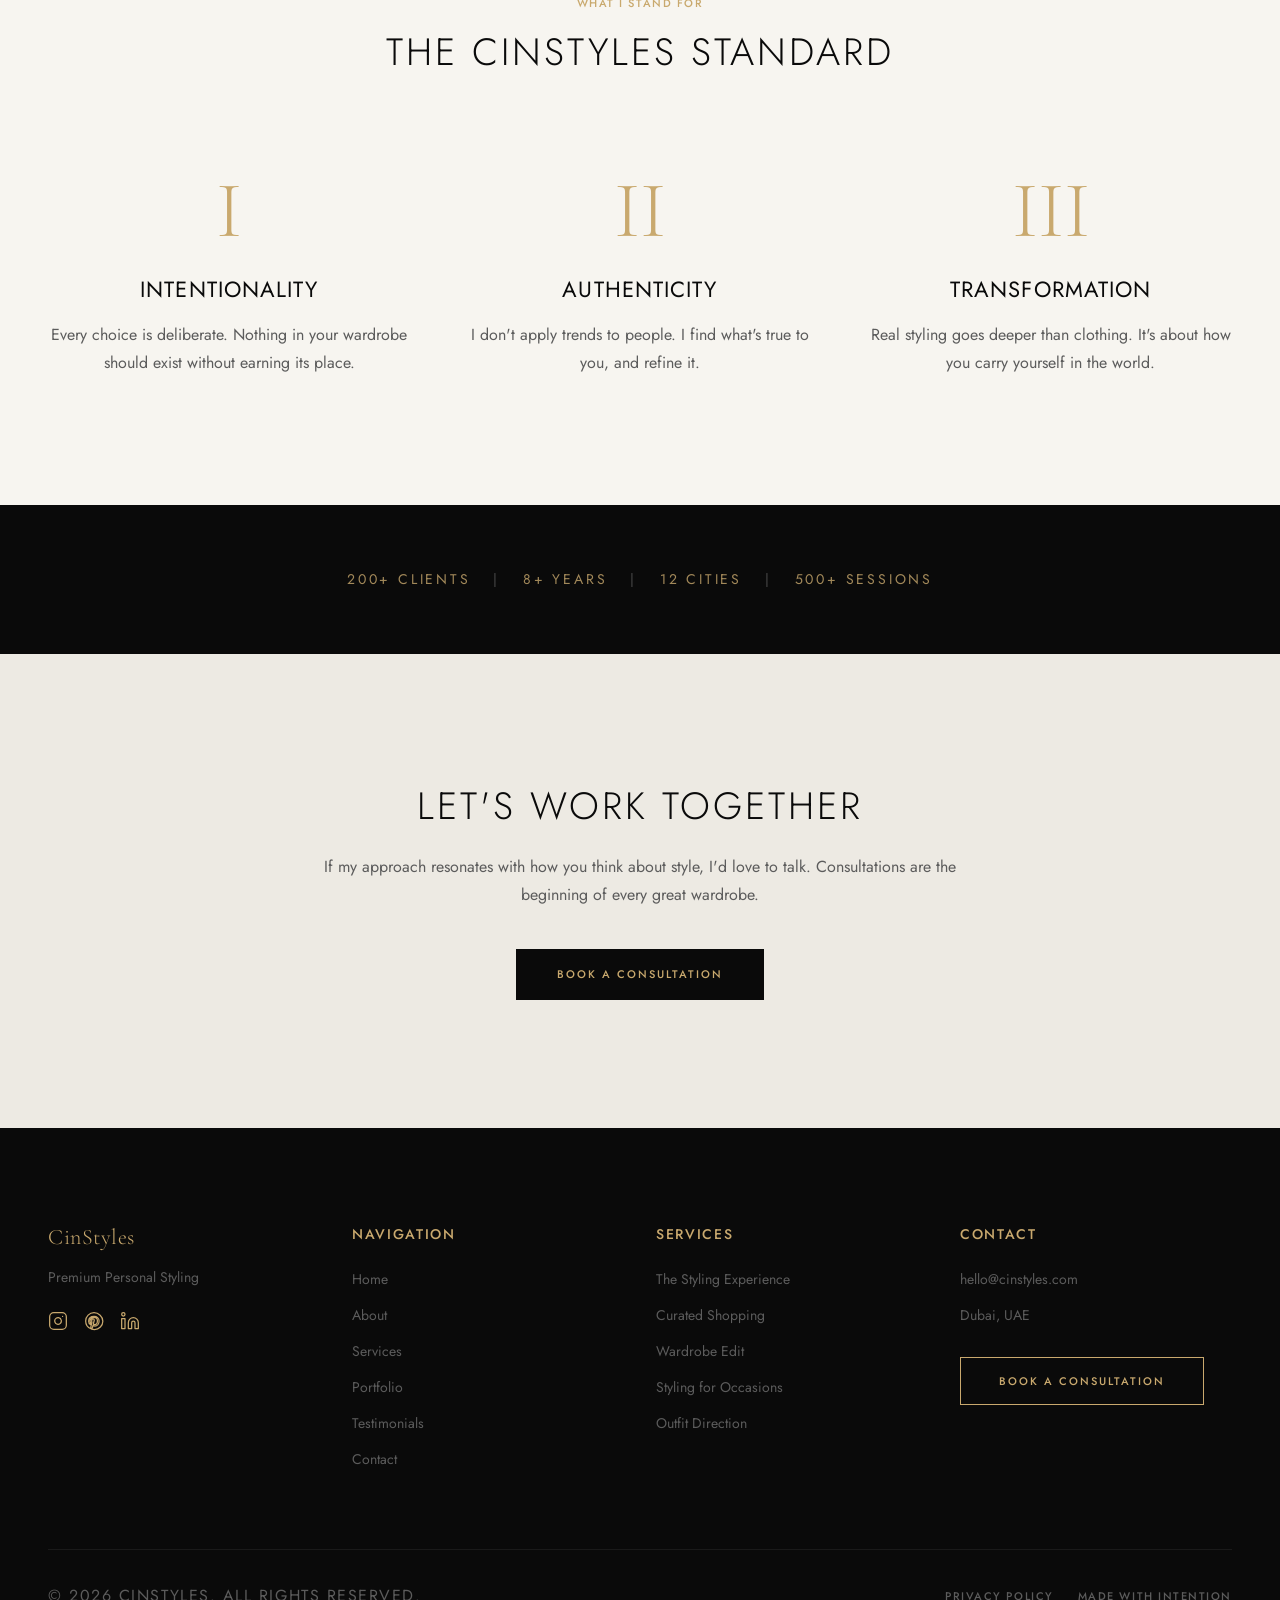
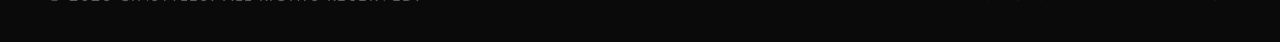
<file: about.html>
<!DOCTYPE html><html lang="en">
<!-- Mirrored from cinstyles.vercel.app/about by HTTrack Website Copier/3.x [XR&CO'2014], Mon, 31 Aug 2026 15:16:53 GMT -->
<!-- Added by HTTrack --><meta http-equiv="content-type" content="text/html;charset=utf-8" /><!-- /Added by HTTrack -->
<head><meta charSet="utf-8"/><meta name="viewport" content="width=device-width, initial-scale=1"/><link rel="preload" as="image" imageSrcSet="/_next/stylist_about_17780077647403fc8.jpg" imageSizes="100vw"/><link rel="stylesheet" href="_next/static/chunks/0_i78mvit_rq_.css" data-precedence="next"/><link rel="preload" as="script" fetchPriority="low" href="_next/static/chunks/115dplafwys-z.js"/><script src="_next/static/chunks/0pqt_8bl3ukh4.js" async=""></script><script src="_next/static/chunks/16rx_2u698dam.js" async=""></script><script src="_next/static/chunks/0257pdz1-imal.js" async=""></script><script src="_next/static/chunks/turbopack-15r14ycuqi8st.js" async=""></script><script src="_next/static/chunks/0n4mc3q0q8t0a.js" async=""></script><script src="_next/static/chunks/035_uo2z0l6ch.js" async=""></script><script src="_next/static/chunks/0d3shmwh5_nmn.js" async=""></script><script src="_next/static/chunks/0feof59h3_e.f.js" async=""></script><link rel="preload" href="https://fonts.googleapis.com/css2?family=Cormorant+Garamond:ital,wght@0,300;0,400;0,500;1,300;1,400&amp;family=Jost:wght@300;400;500&amp;display=swap" as="style"/><link rel="preconnect" href="https://fonts.googleapis.com/"/><link rel="preconnect" href="https://fonts.gstatic.com/" crossorigin="anonymous"/><title>About CinStyles | The Story Behind the Stylist</title><meta name="description" content="Meet the personal stylist behind CinStyles, a luxury fashion expert with 8+ years experience transforming wardrobes and elevating personal presence."/><link rel="icon" href="faviconbcf9.ico?favicon.0x3dzn~oxb6tn.ico" sizes="256x256" type="image/x-icon"/><link href="https://fonts.googleapis.com/css2?family=Cormorant+Garamond:ital,wght@0,300;0,400;0,500;1,300;1,400&amp;family=Jost:wght@300;400;500&amp;display=swap" rel="stylesheet"/><script src="_next/static/chunks/03_yq9q893hmn.js" noModule=""></script></head><body class="antialiased min-h-screen flex flex-col"><div hidden=""><!--$--><!--/$--></div><header class="fixed top-0 left-0 w-full z-50 transition-all duration-300 bg-[var(--color-ivory)]/90 backdrop-blur-sm"><div class="max-w-[1400px] mx-auto px-6 lg:px-12 h-24 flex items-center justify-between"><a class="text-[var(--color-ink)] font-cormorant font-light text-[22px] tracking-wide relative z-[60] transition-colors duration-300" href="index.html">CinStyles</a><nav class="hidden md:flex items-center space-x-8"><a class="text-[10px] uppercase tracking-[0.16em] font-medium transition-colors duration-300 relative group text-[var(--color-ink)] hover:text-[var(--color-gold)]" href="index.html">Home<span class="absolute left-0 bottom-[-4px] h-[1px] bg-[var(--color-gold)] transition-all duration-300 w-0 group-hover:w-full"></span></a><a class="text-[10px] uppercase tracking-[0.16em] font-medium transition-colors duration-300 relative group text-[var(--color-gold)]" href="about.html">About<span class="absolute left-0 bottom-[-4px] h-[1px] bg-[var(--color-gold)] transition-all duration-300 w-full"></span></a><a class="text-[10px] uppercase tracking-[0.16em] font-medium transition-colors duration-300 relative group text-[var(--color-ink)] hover:text-[var(--color-gold)]" href="services.html">Services<span class="absolute left-0 bottom-[-4px] h-[1px] bg-[var(--color-gold)] transition-all duration-300 w-0 group-hover:w-full"></span></a><a class="text-[10px] uppercase tracking-[0.16em] font-medium transition-colors duration-300 relative group text-[var(--color-ink)] hover:text-[var(--color-gold)]" href="portfolio.html">Portfolio<span class="absolute left-0 bottom-[-4px] h-[1px] bg-[var(--color-gold)] transition-all duration-300 w-0 group-hover:w-full"></span></a><a class="text-[10px] uppercase tracking-[0.16em] font-medium transition-colors duration-300 relative group text-[var(--color-ink)] hover:text-[var(--color-gold)]" href="testimonials.html">Testimonials<span class="absolute left-0 bottom-[-4px] h-[1px] bg-[var(--color-gold)] transition-all duration-300 w-0 group-hover:w-full"></span></a><a class="text-[10px] uppercase tracking-[0.16em] font-medium transition-colors duration-300 relative group text-[var(--color-ink)] hover:text-[var(--color-gold)]" href="contact.html">Contact<span class="absolute left-0 bottom-[-4px] h-[1px] bg-[var(--color-gold)] transition-all duration-300 w-0 group-hover:w-full"></span></a><a class="ml-4" href="contact.html"><button class="px-6 py-3 font-jost text-[10px] uppercase tracking-[0.16em] transition-colors duration-300 border bg-transparent text-[var(--color-ink)] border-[var(--color-ink)] hover:bg-[var(--color-ink)] hover:text-[var(--color-ivory)]">Book Now</button></a></nav><button class="md:hidden text-[var(--color-ink)] relative z-[60] p-2 transition-colors duration-300" aria-label="Toggle Menu"><div class="w-6 h-[1px] bg-current mb-1.5 transition-transform origin-center" style="transform:none"></div><div class="w-6 h-[1px] bg-current transition-opacity" style="opacity:1"></div><div class="w-6 h-[1px] bg-current mt-1.5 transition-transform origin-center" style="transform:none"></div></button></div></header><main class="flex-grow"><div class="flex flex-col w-full bg-[var(--color-ivory)]"><section data-nav-theme="dark" class="relative w-full h-[70vh] flex items-end pb-16 px-6 lg:px-12 bg-[var(--color-ink)]"><div class="absolute inset-0 z-0"><img alt="CinStyles Stylist" decoding="async" data-nimg="fill" class="object-cover opacity-70" style="position:absolute;height:100%;width:100%;left:0;top:0;right:0;bottom:0;color:transparent" sizes="100vw" srcSet="/_next/stylist_about_17780077647403fc8.jpg" src="_next/stylist_about_17780077647403fc8.jpg?url=%2Fassets%2Fstylist_about_1778007764740.png&amp;w=3840&amp;q=75"/><div class="absolute inset-0 bg-gradient-to-t from-[var(--color-ink)] to-transparent opacity-80"></div></div><div class="relative z-10 max-w-[1400px] w-full mx-auto"><span class="eyebrow block mb-4 text-[var(--color-gold)]">About CinStyles</span><h1 class="text-white max-w-3xl">Style Is Personal. So Is My Story.</h1></div></section><section data-nav-theme="light" class="py-32 px-6 lg:px-12 bg-[var(--color-white)]"><div class="max-w-[1400px] mx-auto flex flex-col lg:flex-row gap-16 lg:gap-24"><div class="w-full lg:w-[60%]"><span class="eyebrow block mb-4 text-[var(--color-gold)]">My Background</span><h2 class="mb-10 text-[var(--color-ink)]">Eight Years. Hundreds of Wardrobes. One Philosophy.</h2><div class="space-y-6 text-[#5C5C5C]"><p>My journey into styling didn&#x27;t begin in a fashion school. It began in my mother&#x27;s wardrobe. She had this extraordinary ability to put on a simple outfit and make the whole room shift. I spent years trying to understand what she was doing. Eventually, I realised it was intentionality.</p><p class="text-[15px] leading-relaxed mb-6">After training across fashion capitals and building a clientele from corporate executives to creatives, I founded CinStyles with one goal: to help people stop dressing by default and start dressing with purpose. Every client I work with carries a distinct style identity, and my job is simply to excavate it.</p><p>I work with clients across Dubai, London, and beyond (in person and virtually) because good style shouldn&#x27;t be geography-dependent. Whether you&#x27;re redefining your professional image or stepping into a new chapter of life, I&#x27;m here for the whole journey.</p></div></div><div class="w-full lg:w-[40%]"><div class="relative w-full aspect-[3/4]"><img alt="CinStyles Stylist Portrait" loading="lazy" decoding="async" data-nimg="fill" class="styled-img" style="position:absolute;height:100%;width:100%;left:0;top:0;right:0;bottom:0;color:transparent" sizes="100vw" srcSet="/_next/stylist_about_17780077647403fc8.jpg" src="_next/stylist_about_17780077647403fc8.jpg?url=%2Fassets%2Fstylist_about_1778007764740.png&amp;w=3840&amp;q=75"/></div></div></div></section><section data-nav-theme="light" class="py-32 px-6 lg:px-12 bg-[var(--color-ivory)] border-t border-[var(--color-ash)]"><div class="max-w-[1400px] mx-auto"><div class="text-center mb-24"><span class="eyebrow block mb-4">What I Stand For</span><h2 class="text-[var(--color-ink)]">The CinStyles Standard</h2></div><div class="grid grid-cols-1 md:grid-cols-3 gap-16 md:gap-12"><div class="flex flex-col items-center text-center"><div class="font-cormorant font-light text-[80px] text-[var(--color-gold)] leading-none mb-6">I</div><h3 class="mb-4 text-[var(--color-ink)]">Intentionality</h3><p class="text-[#5C5C5C]">Every choice is deliberate. Nothing in your wardrobe should exist without earning its place.</p></div><div class="flex flex-col items-center text-center"><div class="font-cormorant font-light text-[80px] text-[var(--color-gold)] leading-none mb-6">II</div><h3 class="mb-4 text-[var(--color-ink)]">Authenticity</h3><p class="text-[#5C5C5C]">I don&#x27;t apply trends to people. I find what&#x27;s true to you, and refine it.</p></div><div class="flex flex-col items-center text-center"><div class="font-cormorant font-light text-[80px] text-[var(--color-gold)] leading-none mb-6">III</div><h3 class="mb-4 text-[var(--color-ink)]">Transformation</h3><p class="text-[#5C5C5C]">Real styling goes deeper than clothing. It&#x27;s about how you carry yourself in the world.</p></div></div></div></section><section data-nav-theme="dark" class="py-16 bg-[var(--color-ink)] text-center text-[var(--color-gold)]"><h4 class="tracking-[0.2em] font-normal opacity-80 text-[11px] sm:text-[14px]">200+ CLIENTS <span class="mx-4 text-[var(--color-graphite)]">|</span> 8+ YEARS <span class="mx-4 text-[var(--color-graphite)]">|</span> 12 CITIES <span class="mx-4 text-[var(--color-graphite)]">|</span> 500+ SESSIONS</h4></section><section data-nav-theme="light" class="py-32 px-6 bg-[var(--color-ivory-deep)] text-center"><h2 class="mb-6 text-[var(--color-ink)]">Let&#x27;s Work Together</h2><p class="max-w-2xl mx-auto mb-10 text-[#5C5C5C]">If my approach resonates with how you think about style, I&#x27;d love to talk. Consultations are the beginning of every great wardrobe.</p><a href="contact.html"><button class="btn-primary ">Book a Consultation</button></a></section></div><!--$--><!--/$--></main><footer class="bg-[var(--color-ink)] text-white pt-24 pb-8"><div class="max-w-[1400px] mx-auto px-6 lg:px-12"><div class="grid grid-cols-1 md:grid-cols-2 lg:grid-cols-4 gap-12 lg:gap-8 mb-20"><div><h2 class="text-[var(--color-gold)] font-cormorant font-light text-[22px] tracking-wide mb-4 normal-case">CinStyles</h2><p class="text-[var(--color-graphite)] font-jost text-sm mb-6">Premium Personal Styling</p><div class="flex space-x-4"><a href="#" class="text-[var(--color-gold)] hover:text-white transition-colors" aria-label="Instagram"><svg width="20" height="20" viewBox="0 0 24 24" fill="none" stroke="currentColor" stroke-width="1.5" stroke-linecap="round" stroke-linejoin="round"><rect x="2" y="2" width="20" height="20" rx="5" ry="5"></rect><path d="M16 11.37A4 4 0 1 1 12.63 8 4 4 0 0 1 16 11.37z"></path><line x1="17.5" y1="6.5" x2="17.51" y2="6.5"></line></svg></a><a href="#" class="text-[var(--color-gold)] hover:text-white transition-colors" aria-label="Pinterest"><svg width="20" height="20" viewBox="0 0 24 24" fill="none" stroke="currentColor" stroke-width="1.5" stroke-linecap="round" stroke-linejoin="round"><path d="M12 2C6.5 2 2 6.5 2 12c0 4.2 2.6 7.8 6.3 9.3-.1-.8-.1-2.1.0-2.9.2-1 1.2-4.9 1.2-4.9s-.3-.6-.3-1.5c0-1.4.8-2.5 1.8-2.5.9 0 1.3.7 1.3 1.5 0 .9-.6 2.3-.9 3.5-.3 1 .5 1.8 1.5 1.8 1.8 0 3.2-1.9 3.2-4.6 0-2.4-1.7-4.1-4.2-4.1-2.9 0-4.6 2.2-4.6 4.4 0 .9.3 1.8.8 2.4.1.1.1.2.1.3-.1.4-.3 1.1-.3 1.3 0 .1-.1.2-.3.1-1.2-.6-2-2.4-2-3.8 0-3.1 2.2-5.9 6.5-5.9 3.4 0 6 2.4 6 5.5 0 3.4-2.1 6.1-5 6.1-1 0-1.9-.5-2.2-1.1l-.6 2.3c-.2.8-.8 1.9-1.2 2.5 1.1.3 2.2.5 3.5.5 5.5 0 10-4.5 10-10S17.5 2 12 2z"></path></svg></a><a href="#" class="text-[var(--color-gold)] hover:text-white transition-colors" aria-label="LinkedIn"><svg width="20" height="20" viewBox="0 0 24 24" fill="none" stroke="currentColor" stroke-width="1.5" stroke-linecap="round" stroke-linejoin="round"><path d="M16 8a6 6 0 0 1 6 6v7h-4v-7a2 2 0 0 0-2-2 2 2 0 0 0-2 2v7h-4v-7a6 6 0 0 1 6-6z"></path><rect x="2" y="9" width="4" height="12"></rect><circle cx="4" cy="4" r="2"></circle></svg></a></div></div><div><h4 class="text-[var(--color-gold)] mb-6">Navigation</h4><ul class="space-y-4 font-jost text-sm text-[var(--color-graphite)]"><li><a class="hover:text-white transition-colors" href="index.html">Home</a></li><li><a class="hover:text-white transition-colors" href="about.html">About</a></li><li><a class="hover:text-white transition-colors" href="services.html">Services</a></li><li><a class="hover:text-white transition-colors" href="portfolio.html">Portfolio</a></li><li><a class="hover:text-white transition-colors" href="testimonials.html">Testimonials</a></li><li><a class="hover:text-white transition-colors" href="contact.html">Contact</a></li></ul></div><div><h4 class="text-[var(--color-gold)] mb-6">Services</h4><ul class="space-y-4 font-jost text-sm text-[var(--color-graphite)]"><li><a class="hover:text-white transition-colors" href="services.html">The Styling Experience</a></li><li><a class="hover:text-white transition-colors" href="services.html">Curated Shopping</a></li><li><a class="hover:text-white transition-colors" href="services.html">Wardrobe Edit</a></li><li><a class="hover:text-white transition-colors" href="services.html">Styling for Occasions</a></li><li><a class="hover:text-white transition-colors" href="services.html">Outfit Direction</a></li></ul></div><div><h4 class="text-[var(--color-gold)] mb-6">Contact</h4><ul class="space-y-4 font-jost text-sm text-[var(--color-graphite)] mb-8"><li><a href="mailto:hello@cinstyles.com" class="hover:text-white transition-colors">hello@cinstyles.com</a></li><li>Dubai, UAE</li></ul><a class="btn-ghost" href="contact.html">Book a Consultation</a></div></div><div class="pt-8 border-t border-[var(--color-ink-warm)] flex flex-col md:flex-row justify-between items-center text-[var(--color-graphite)] caption"><p>© <!-- -->2026<!-- --> CinStyles. All rights reserved.</p><div class="flex space-x-6 mt-4 md:mt-0"><a class="hover:text-[var(--color-gold)] transition-colors" href="#">Privacy Policy</a><span>Made with intention</span></div></div></div></footer><script src="_next/static/chunks/115dplafwys-z.js" id="_R_" async=""></script><script>(self.__next_f=self.__next_f||[]).push([0])</script><script>self.__next_f.push([1,"1:\"$Sreact.fragment\"\n2:I[45678,[\"/_next/static/chunks/0n4mc3q0q8t0a.js\",\"/_next/static/chunks/035_uo2z0l6ch.js\",\"/_next/static/chunks/0d3shmwh5_nmn.js\"],\"default\"]\n3:I[39756,[\"/_next/static/chunks/0n4mc3q0q8t0a.js\",\"/_next/static/chunks/035_uo2z0l6ch.js\",\"/_next/static/chunks/0d3shmwh5_nmn.js\"],\"default\"]\n4:I[37457,[\"/_next/static/chunks/0n4mc3q0q8t0a.js\",\"/_next/static/chunks/035_uo2z0l6ch.js\",\"/_next/static/chunks/0d3shmwh5_nmn.js\"],\"default\"]\ne:I[68027,[\"/_next/static/chunks/0n4mc3q0q8t0a.js\",\"/_next/static/chunks/035_uo2z0l6ch.js\",\"/_next/static/chunks/0d3shmwh5_nmn.js\"],\"default\",1]\n:HL[\"/_next/static/chunks/0_i78mvit_rq~.css\",\"style\"]\n:HL[\"https://fonts.googleapis.com/css2?family=Cormorant+Garamond:ital,wght@0,300;0,400;0,500;1,300;1,400\u0026family=Jost:wght@300;400;500\u0026display=swap\",\"style\"]\n"])</script><script>self.__next_f.push([1,"0:{\"P\":null,\"c\":[\"\",\"about\"],\"q\":\"\",\"i\":false,\"f\":[[[\"\",{\"children\":[\"about\",{\"children\":[\"__PAGE__\",{}]}]},\"$undefined\",\"$undefined\",16],[[\"$\",\"$1\",\"c\",{\"children\":[[[\"$\",\"link\",\"0\",{\"rel\":\"stylesheet\",\"href\":\"/_next/static/chunks/0_i78mvit_rq~.css\",\"precedence\":\"next\",\"crossOrigin\":\"$undefined\",\"nonce\":\"$undefined\"}],[\"$\",\"script\",\"script-0\",{\"src\":\"/_next/static/chunks/0n4mc3q0q8t0a.js\",\"async\":true,\"nonce\":\"$undefined\"}],[\"$\",\"script\",\"script-1\",{\"src\":\"/_next/static/chunks/035_uo2z0l6ch.js\",\"async\":true,\"nonce\":\"$undefined\"}],[\"$\",\"script\",\"script-2\",{\"src\":\"/_next/static/chunks/0d3shmwh5_nmn.js\",\"async\":true,\"nonce\":\"$undefined\"}]],[\"$\",\"html\",null,{\"lang\":\"en\",\"children\":[[\"$\",\"head\",null,{\"children\":[[\"$\",\"link\",null,{\"rel\":\"preconnect\",\"href\":\"https://fonts.googleapis.com\"}],[\"$\",\"link\",null,{\"rel\":\"preconnect\",\"href\":\"https://fonts.gstatic.com/\",\"crossOrigin\":\"anonymous\"}],[\"$\",\"link\",null,{\"href\":\"https://fonts.googleapis.com/css2?family=Cormorant+Garamond:ital,wght@0,300;0,400;0,500;1,300;1,400\u0026family=Jost:wght@300;400;500\u0026display=swap\",\"rel\":\"stylesheet\"}]]}],[\"$\",\"body\",null,{\"className\":\"antialiased min-h-screen flex flex-col\",\"children\":[[\"$\",\"$L2\",null,{}],[\"$\",\"main\",null,{\"className\":\"flex-grow\",\"children\":[\"$\",\"$L3\",null,{\"parallelRouterKey\":\"children\",\"error\":\"$undefined\",\"errorStyles\":\"$undefined\",\"errorScripts\":\"$undefined\",\"template\":[\"$\",\"$L4\",null,{}],\"templateStyles\":\"$undefined\",\"templateScripts\":\"$undefined\",\"notFound\":[[[\"$\",\"title\",null,{\"children\":\"404: This page could not be found.\"}],[\"$\",\"div\",null,{\"style\":{\"fontFamily\":\"system-ui,\\\"Segoe UI\\\",Roboto,Helvetica,Arial,sans-serif,\\\"Apple Color Emoji\\\",\\\"Segoe UI Emoji\\\"\",\"height\":\"100vh\",\"textAlign\":\"center\",\"display\":\"flex\",\"flexDirection\":\"column\",\"alignItems\":\"center\",\"justifyContent\":\"center\"},\"children\":[\"$\",\"div\",null,{\"children\":[[\"$\",\"style\",null,{\"dangerouslySetInnerHTML\":{\"__html\":\"body{color:#000;background:#fff;margin:0}.next-error-h1{border-right:1px solid rgba(0,0,0,.3)}@media (prefers-color-scheme:dark){body{color:#fff;background:#000}.next-error-h1{border-right:1px solid rgba(255,255,255,.3)}}\"}}],[\"$\",\"h1\",null,{\"className\":\"next-error-h1\",\"style\":{\"display\":\"inline-block\",\"margin\":\"0 20px 0 0\",\"padding\":\"0 23px 0 0\",\"fontSize\":24,\"fontWeight\":500,\"verticalAlign\":\"top\",\"lineHeight\":\"49px\"},\"children\":404}],[\"$\",\"div\",null,{\"style\":{\"display\":\"inline-block\"},\"children\":[\"$\",\"h2\",null,{\"style\":{\"fontSize\":14,\"fontWeight\":400,\"lineHeight\":\"49px\",\"margin\":0},\"children\":\"This page could not be found.\"}]}]]}]}]],[]],\"forbidden\":\"$undefined\",\"unauthorized\":\"$undefined\"}]}],[\"$\",\"footer\",null,{\"className\":\"bg-[var(--color-ink)] text-white pt-24 pb-8\",\"children\":[\"$\",\"div\",null,{\"className\":\"max-w-[1400px] mx-auto px-6 lg:px-12\",\"children\":[[\"$\",\"div\",null,{\"className\":\"grid grid-cols-1 md:grid-cols-2 lg:grid-cols-4 gap-12 lg:gap-8 mb-20\",\"children\":[[\"$\",\"div\",null,{\"children\":[[\"$\",\"h2\",null,{\"className\":\"text-[var(--color-gold)] font-cormorant font-light text-[22px] tracking-wide mb-4 normal-case\",\"children\":\"CinStyles\"}],[\"$\",\"p\",null,{\"className\":\"text-[var(--color-graphite)] font-jost text-sm mb-6\",\"children\":\"Premium Personal Styling\"}],[\"$\",\"div\",null,{\"className\":\"flex space-x-4\",\"children\":[[\"$\",\"a\",null,{\"href\":\"#\",\"className\":\"text-[var(--color-gold)] hover:text-white transition-colors\",\"aria-label\":\"Instagram\",\"children\":[\"$\",\"svg\",null,{\"width\":\"20\",\"height\":\"20\",\"viewBox\":\"0 0 24 24\",\"fill\":\"none\",\"stroke\":\"currentColor\",\"strokeWidth\":\"1.5\",\"strokeLinecap\":\"round\",\"strokeLinejoin\":\"round\",\"children\":[[\"$\",\"rect\",null,{\"x\":\"2\",\"y\":\"2\",\"width\":\"20\",\"height\":\"20\",\"rx\":\"5\",\"ry\":\"5\"}],[\"$\",\"path\",null,{\"d\":\"M16 11.37A4 4 0 1 1 12.63 8 4 4 0 0 1 16 11.37z\"}],[\"$\",\"line\",null,{\"x1\":\"17.5\",\"y1\":\"6.5\",\"x2\":\"17.51\",\"y2\":\"6.5\"}]]}]}],[\"$\",\"a\",null,{\"href\":\"#\",\"className\":\"text-[var(--color-gold)] hover:text-white transition-colors\",\"aria-label\":\"Pinterest\",\"children\":[\"$\",\"svg\",null,{\"width\":\"20\",\"height\":\"20\",\"viewBox\":\"0 0 24 24\",\"fill\":\"none\",\"stroke\":\"currentColor\",\"strokeWidth\":\"1.5\",\"strokeLinecap\":\"round\",\"strokeLinejoin\":\"round\",\"children\":[\"$\",\"path\",null,{\"d\":\"M12 2C6.5 2 2 6.5 2 12c0 4.2 2.6 7.8 6.3 9.3-.1-.8-.1-2.1.0-2.9.2-1 1.2-4.9 1.2-4.9s-.3-.6-.3-1.5c0-1.4.8-2.5 1.8-2.5.9 0 1.3.7 1.3 1.5 0 .9-.6 2.3-.9 3.5-.3 1 .5 1.8 1.5 1.8 1.8 0 3.2-1.9 3.2-4.6 0-2.4-1.7-4.1-4.2-4.1-2.9 0-4.6 2.2-4.6 4.4 0 .9.3 1.8.8 2.4.1.1.1.2.1.3-.1.4-.3 1.1-.3 1.3 0 .1-.1.2-.3.1-1.2-.6-2-2.4-2-3.8 0-3.1 2.2-5.9 6.5-5.9 3.4 0 6 2.4 6 5.5 0 3.4-2.1 6.1-5 6.1-1 0-1.9-.5-2.2-1.1l-.6 2.3c-.2.8-.8 1.9-1.2 2.5 1.1.3 2.2.5 3.5.5 5.5 0 10-4.5 10-10S17.5 2 12 2z\"}]}]}],\"$L5\"]}]]}],\"$L6\",\"$L7\",\"$L8\"]}],\"$L9\"]}]}]]}]]}]]}],{\"children\":[\"$La\",{\"children\":[\"$Lb\",{},null,false,null]},null,false,\"$@c\"]},null,false,null],\"$Ld\",false]],\"m\":\"$undefined\",\"G\":[\"$e\",[\"$Lf\"]],\"S\":true,\"h\":null,\"s\":\"$undefined\",\"l\":\"$undefined\",\"p\":\"$undefined\",\"d\":\"$undefined\",\"b\":\"Ztx0J5TNE165A_HdoPvQA\"}\n"])</script><script>self.__next_f.push([1,"10:I[22016,[\"/_next/static/chunks/0n4mc3q0q8t0a.js\",\"/_next/static/chunks/035_uo2z0l6ch.js\",\"/_next/static/chunks/0d3shmwh5_nmn.js\",\"/_next/static/chunks/0feof59h3~e.f.js\"],\"\"]\n11:I[85437,[\"/_next/static/chunks/0n4mc3q0q8t0a.js\",\"/_next/static/chunks/035_uo2z0l6ch.js\",\"/_next/static/chunks/0d3shmwh5_nmn.js\",\"/_next/static/chunks/0feof59h3~e.f.js\"],\"Image\"]\n1a:I[97367,[\"/_next/static/chunks/0n4mc3q0q8t0a.js\",\"/_next/static/chunks/035_uo2z0l6ch.js\",\"/_next/static/chunks/0d3shmwh5_nmn.js\"],\"ViewportBoundary\"]\n1c:I[97367,[\"/_next/static/chunks/0n4mc3q0q8t0a.js\",\"/_next/static/chunks/035_uo2z0l6ch.js\",\"/_next/static/chunks/0d3shmwh5_nmn.js\"],\"MetadataBoundary\"]\n1d:\"$Sreact.suspense\"\n5:[\"$\",\"a\",null,{\"href\":\"#\",\"className\":\"text-[var(--color-gold)] hover:text-white transition-colors\",\"aria-label\":\"LinkedIn\",\"children\":[\"$\",\"svg\",null,{\"width\":\"20\",\"height\":\"20\",\"viewBox\":\"0 0 24 24\",\"fill\":\"none\",\"stroke\":\"currentColor\",\"strokeWidth\":\"1.5\",\"strokeLinecap\":\"round\",\"strokeLinejoin\":\"round\",\"children\":[[\"$\",\"path\",null,{\"d\":\"M16 8a6 6 0 0 1 6 6v7h-4v-7a2 2 0 0 0-2-2 2 2 0 0 0-2 2v7h-4v-7a6 6 0 0 1 6-6z\"}],[\"$\",\"rect\",null,{\"x\":\"2\",\"y\":\"9\",\"width\":\"4\",\"height\":\"12\"}],[\"$\",\"circle\",null,{\"cx\":\"4\",\"cy\":\"4\",\"r\":\"2\"}]]}]}]\n6:[\"$\",\"div\",null,{\"children\":[[\"$\",\"h4\",null,{\"className\":\"text-[var(--color-gold)] mb-6\",\"children\":\"Navigation\"}],[\"$\",\"ul\",null,{\"className\":\"space-y-4 font-jost text-sm text-[var(--color-graphite)]\",\"children\":[[\"$\",\"li\",null,{\"children\":[\"$\",\"$L10\",null,{\"href\":\"/\",\"className\":\"hover:text-white transition-colors\",\"children\":\"Home\"}]}],[\"$\",\"li\",null,{\"children\":[\"$\",\"$L10\",null,{\"href\":\"/about\",\"className\":\"hover:text-white transition-colors\",\"children\":\"About\"}]}],[\"$\",\"li\",null,{\"children\":[\"$\",\"$L10\",null,{\"href\":\"/services\",\"className\":\"hover:text-white transition-colors\",\"children\":\"Services\"}]}],[\"$\",\"li\",null,{\"children\":[\"$\",\"$L10\",null,{\"href\":\"/portfolio\",\"className\":\"hover:text-white transition-colors\",\"children\":\"Portfolio\"}]}],[\"$\",\"li\",null,{\"children\":[\"$\",\"$L10\",null,{\"href\":\"/testimonials\",\"className\":\"hover:text-white transition-colors\",\"children\":\"Testimonials\"}]}],[\"$\",\"li\",null,{\"children\":[\"$\",\"$L10\",null,{\"href\":\"/contact\",\"className\":\"hover:text-white transition-colors\",\"children\":\"Contact\"}]}]]}]]}]\n7:[\"$\",\"div\",null,{\"children\":[[\"$\",\"h4\",null,{\"className\":\"text-[var(--color-gold)] mb-6\",\"children\":\"Services\"}],[\"$\",\"ul\",null,{\"className\":\"space-y-4 font-jost text-sm text-[var(--color-graphite)]\",\"children\":[[\"$\",\"li\",null,{\"children\":[\"$\",\"$L10\",null,{\"href\":\"/services\",\"className\":\"hover:text-white transition-colors\",\"children\":\"The Styling Experience\"}]}],[\"$\",\"li\",null,{\"children\":[\"$\",\"$L10\",null,{\"href\":\"/services\",\"className\":\"hover:text-white transition-colors\",\"children\":\"Curated Shopping\"}]}],[\"$\",\"li\",null,{\"children\":[\"$\",\"$L10\",null,{\"href\":\"/services\",\"className\":\"hover:text-white transition-colors\",\"children\":\"Wardrobe Edit\"}]}],[\"$\",\"li\",null,{\"children\":[\"$\",\"$L10\",null,{\"href\":\"/services\",\"className\":\"hover:text-white transition-colors\",\"children\":\"Styling for Occasions\"}]}],[\"$\",\"li\",null,{\"children\":[\"$\",\"$L10\",null,{\"href\":\"/services\",\"className\":\"hover:text-white transition-colors\",\"children\":\"Outfit Direction\"}]}]]}]]}]\n8:[\"$\",\"div\",null,{\"children\":[[\"$\",\"h4\",null,{\"className\":\"text-[var(--color-gold)] mb-6\",\"children\":\"Contact\"}],[\"$\",\"ul\",null,{\"className\":\"space-y-4 font-jost text-sm text-[var(--color-graphite)] mb-8\",\"children\":[[\"$\",\"li\",null,{\"children\":[\"$\",\"a\",null,{\"href\":\"mailto:hello@cinstyles.com\",\"className\":\"hover:text-white transition-colors\",\"children\":\"hello@cinstyles.com\"}]}],[\"$\",\"li\",null,{\"children\":\"Dubai, UAE\"}]]}],[\"$\",\"$L10\",null,{\"href\":\"/contact\",\"className\":\"btn-ghost\",\"children\":\"Book a Consultation\"}]]}]\n9:[\"$\",\"div\",null,{\"className\":\"pt-8 border-t border-[var(--color-ink-warm)] flex flex-col md:flex-row justify-between items-center text-[var(--color-graphite)] caption\",\"children\":[[\"$\",\"p\",null,{\"children\":[\"© \",2026,\" CinStyles. All rights reserved.\"]}],[\"$\",\"div\",null,{\"className\":\"flex space-x-6 mt-4 md:mt-0\",\"children\":[[\"$\""])</script><script>self.__next_f.push([1,",\"$L10\",null,{\"href\":\"#\",\"className\":\"hover:text-[var(--color-gold)] transition-colors\",\"children\":\"Privacy Policy\"}],[\"$\",\"span\",null,{\"children\":\"Made with intention\"}]]}]]}]\na:[\"$\",\"$1\",\"c\",{\"children\":[null,[\"$\",\"$L3\",null,{\"parallelRouterKey\":\"children\",\"error\":\"$undefined\",\"errorStyles\":\"$undefined\",\"errorScripts\":\"$undefined\",\"template\":[\"$\",\"$L4\",null,{}],\"templateStyles\":\"$undefined\",\"templateScripts\":\"$undefined\",\"notFound\":\"$undefined\",\"forbidden\":\"$undefined\",\"unauthorized\":\"$undefined\"}]]}]\n"])</script><script>self.__next_f.push([1,"b:[\"$\",\"$1\",\"c\",{\"children\":[[\"$\",\"div\",null,{\"className\":\"flex flex-col w-full bg-[var(--color-ivory)]\",\"children\":[[\"$\",\"section\",null,{\"data-nav-theme\":\"dark\",\"className\":\"relative w-full h-[70vh] flex items-end pb-16 px-6 lg:px-12 bg-[var(--color-ink)]\",\"children\":[[\"$\",\"div\",null,{\"className\":\"absolute inset-0 z-0\",\"children\":[[\"$\",\"$L11\",null,{\"src\":\"/assets/stylist_about_1778007764740.png\",\"alt\":\"CinStyles Stylist\",\"fill\":true,\"className\":\"object-cover opacity-70\",\"priority\":true}],[\"$\",\"div\",null,{\"className\":\"absolute inset-0 bg-gradient-to-t from-[var(--color-ink)] to-transparent opacity-80\"}]]}],[\"$\",\"div\",null,{\"className\":\"relative z-10 max-w-[1400px] w-full mx-auto\",\"children\":[[\"$\",\"span\",null,{\"className\":\"eyebrow block mb-4 text-[var(--color-gold)]\",\"children\":\"About CinStyles\"}],[\"$\",\"h1\",null,{\"className\":\"text-white max-w-3xl\",\"children\":\"Style Is Personal. So Is My Story.\"}]]}]]}],[\"$\",\"section\",null,{\"data-nav-theme\":\"light\",\"className\":\"py-32 px-6 lg:px-12 bg-[var(--color-white)]\",\"children\":[\"$\",\"div\",null,{\"className\":\"max-w-[1400px] mx-auto flex flex-col lg:flex-row gap-16 lg:gap-24\",\"children\":[[\"$\",\"div\",null,{\"className\":\"w-full lg:w-[60%]\",\"children\":[[\"$\",\"span\",null,{\"className\":\"eyebrow block mb-4 text-[var(--color-gold)]\",\"children\":\"My Background\"}],[\"$\",\"h2\",null,{\"className\":\"mb-10 text-[var(--color-ink)]\",\"children\":\"Eight Years. Hundreds of Wardrobes. One Philosophy.\"}],[\"$\",\"div\",null,{\"className\":\"space-y-6 text-[#5C5C5C]\",\"children\":[[\"$\",\"p\",null,{\"children\":\"My journey into styling didn't begin in a fashion school. It began in my mother's wardrobe. She had this extraordinary ability to put on a simple outfit and make the whole room shift. I spent years trying to understand what she was doing. Eventually, I realised it was intentionality.\"}],[\"$\",\"p\",null,{\"className\":\"text-[15px] leading-relaxed mb-6\",\"children\":\"After training across fashion capitals and building a clientele from corporate executives to creatives, I founded CinStyles with one goal: to help people stop dressing by default and start dressing with purpose. Every client I work with carries a distinct style identity, and my job is simply to excavate it.\"}],[\"$\",\"p\",null,{\"children\":\"I work with clients across Dubai, London, and beyond (in person and virtually) because good style shouldn't be geography-dependent. Whether you're redefining your professional image or stepping into a new chapter of life, I'm here for the whole journey.\"}]]}]]}],[\"$\",\"div\",null,{\"className\":\"w-full lg:w-[40%]\",\"children\":[\"$\",\"div\",null,{\"className\":\"relative w-full aspect-[3/4]\",\"children\":[\"$\",\"$L11\",null,{\"src\":\"/assets/stylist_about_1778007764740.png\",\"alt\":\"CinStyles Stylist Portrait\",\"fill\":true,\"className\":\"styled-img\"}]}]}]]}]}],[\"$\",\"section\",null,{\"data-nav-theme\":\"light\",\"className\":\"py-32 px-6 lg:px-12 bg-[var(--color-ivory)] border-t border-[var(--color-ash)]\",\"children\":[\"$\",\"div\",null,{\"className\":\"max-w-[1400px] mx-auto\",\"children\":[[\"$\",\"div\",null,{\"className\":\"text-center mb-24\",\"children\":[[\"$\",\"span\",null,{\"className\":\"eyebrow block mb-4\",\"children\":\"What I Stand For\"}],[\"$\",\"h2\",null,{\"className\":\"text-[var(--color-ink)]\",\"children\":\"The CinStyles Standard\"}]]}],[\"$\",\"div\",null,{\"className\":\"grid grid-cols-1 md:grid-cols-3 gap-16 md:gap-12\",\"children\":[[\"$\",\"div\",null,{\"className\":\"flex flex-col items-center text-center\",\"children\":[[\"$\",\"div\",null,{\"className\":\"font-cormorant font-light text-[80px] text-[var(--color-gold)] leading-none mb-6\",\"children\":\"I\"}],[\"$\",\"h3\",null,{\"className\":\"mb-4 text-[var(--color-ink)]\",\"children\":\"Intentionality\"}],[\"$\",\"p\",null,{\"className\":\"text-[#5C5C5C]\",\"children\":\"Every choice is deliberate. Nothing in your wardrobe should exist without earning its place.\"}]]}],[\"$\",\"div\",null,{\"className\":\"flex flex-col items-center text-center\",\"children\":[[\"$\",\"div\",null,{\"className\":\"font-cormorant font-light text-[80px] text-[var(--color-gold)] leading-none mb-6\",\"children\":\"II\"}],\"$L12\",\"$L13\"]}],\"$L14\"]}]]}]}],\"$L15\",\"$L16\"]}],[\"$L17\"],\"$L18\"]}]\n"])</script><script>self.__next_f.push([1,"19:[]\nc:\"$W19\"\nd:[\"$\",\"$1\",\"h\",{\"children\":[null,[\"$\",\"$L1a\",null,{\"children\":\"$L1b\"}],[\"$\",\"div\",null,{\"hidden\":true,\"children\":[\"$\",\"$L1c\",null,{\"children\":[\"$\",\"$1d\",null,{\"name\":\"Next.Metadata\",\"children\":\"$L1e\"}]}]}],null]}]\nf:[\"$\",\"link\",\"0\",{\"rel\":\"stylesheet\",\"href\":\"/_next/static/chunks/0_i78mvit_rq~.css\",\"precedence\":\"next\",\"crossOrigin\":\"$undefined\",\"nonce\":\"$undefined\"}]\n"])</script><script>self.__next_f.push([1,"1f:I[97367,[\"/_next/static/chunks/0n4mc3q0q8t0a.js\",\"/_next/static/chunks/035_uo2z0l6ch.js\",\"/_next/static/chunks/0d3shmwh5_nmn.js\"],\"OutletBoundary\"]\n12:[\"$\",\"h3\",null,{\"className\":\"mb-4 text-[var(--color-ink)]\",\"children\":\"Authenticity\"}]\n13:[\"$\",\"p\",null,{\"className\":\"text-[#5C5C5C]\",\"children\":\"I don't apply trends to people. I find what's true to you, and refine it.\"}]\n14:[\"$\",\"div\",null,{\"className\":\"flex flex-col items-center text-center\",\"children\":[[\"$\",\"div\",null,{\"className\":\"font-cormorant font-light text-[80px] text-[var(--color-gold)] leading-none mb-6\",\"children\":\"III\"}],[\"$\",\"h3\",null,{\"className\":\"mb-4 text-[var(--color-ink)]\",\"children\":\"Transformation\"}],[\"$\",\"p\",null,{\"className\":\"text-[#5C5C5C]\",\"children\":\"Real styling goes deeper than clothing. It's about how you carry yourself in the world.\"}]]}]\n15:[\"$\",\"section\",null,{\"data-nav-theme\":\"dark\",\"className\":\"py-16 bg-[var(--color-ink)] text-center text-[var(--color-gold)]\",\"children\":[\"$\",\"h4\",null,{\"className\":\"tracking-[0.2em] font-normal opacity-80 text-[11px] sm:text-[14px]\",\"children\":[\"200+ CLIENTS \",[\"$\",\"span\",null,{\"className\":\"mx-4 text-[var(--color-graphite)]\",\"children\":\"|\"}],\" 8+ YEARS \",[\"$\",\"span\",null,{\"className\":\"mx-4 text-[var(--color-graphite)]\",\"children\":\"|\"}],\" 12 CITIES \",[\"$\",\"span\",null,{\"className\":\"mx-4 text-[var(--color-graphite)]\",\"children\":\"|\"}],\" 500+ SESSIONS\"]}]}]\n16:[\"$\",\"section\",null,{\"data-nav-theme\":\"light\",\"className\":\"py-32 px-6 bg-[var(--color-ivory-deep)] text-center\",\"children\":[[\"$\",\"h2\",null,{\"className\":\"mb-6 text-[var(--color-ink)]\",\"children\":\"Let's Work Together\"}],[\"$\",\"p\",null,{\"className\":\"max-w-2xl mx-auto mb-10 text-[#5C5C5C]\",\"children\":\"If my approach resonates with how you think about style, I'd love to talk. Consultations are the beginning of every great wardrobe.\"}],[\"$\",\"$L10\",null,{\"href\":\"/contact\",\"children\":[\"$\",\"button\",null,{\"className\":\"btn-primary \",\"children\":\"Book a Consultation\"}]}]]}]\n17:[\"$\",\"script\",\"script-0\",{\"src\":\"/_next/static/chunks/0feof59h3~e.f.js\",\"async\":true,\"nonce\":\"$undefined\"}]\n18:[\"$\",\"$L1f\",null,{\"children\":[\"$\",\"$1d\",null,{\"name\":\"Next.MetadataOutlet\",\"children\":\"$@20\"}]}]\n"])</script><script>self.__next_f.push([1,"1b:[[\"$\",\"meta\",\"0\",{\"charSet\":\"utf-8\"}],[\"$\",\"meta\",\"1\",{\"name\":\"viewport\",\"content\":\"width=device-width, initial-scale=1\"}]]\n"])</script><script>self.__next_f.push([1,"21:I[27201,[\"/_next/static/chunks/0n4mc3q0q8t0a.js\",\"/_next/static/chunks/035_uo2z0l6ch.js\",\"/_next/static/chunks/0d3shmwh5_nmn.js\"],\"IconMark\"]\n1e:[[\"$\",\"title\",\"0\",{\"children\":\"About CinStyles | The Story Behind the Stylist\"}],[\"$\",\"meta\",\"1\",{\"name\":\"description\",\"content\":\"Meet the personal stylist behind CinStyles, a luxury fashion expert with 8+ years experience transforming wardrobes and elevating personal presence.\"}],[\"$\",\"link\",\"2\",{\"rel\":\"icon\",\"href\":\"faviconbcf9.ico?favicon.0x3dzn~oxb6tn.ico\",\"sizes\":\"256x256\",\"type\":\"image/x-icon\"}],[\"$\",\"$L21\",\"3\",{}]]\n20:null\n"])</script><script src="./animations.js"></script><script src="./custom.js"></script></body>
<!-- Mirrored from cinstyles.vercel.app/about by HTTrack Website Copier/3.x [XR&CO'2014], Mon, 31 Aug 2026 15:16:54 GMT -->
</html>
</file>
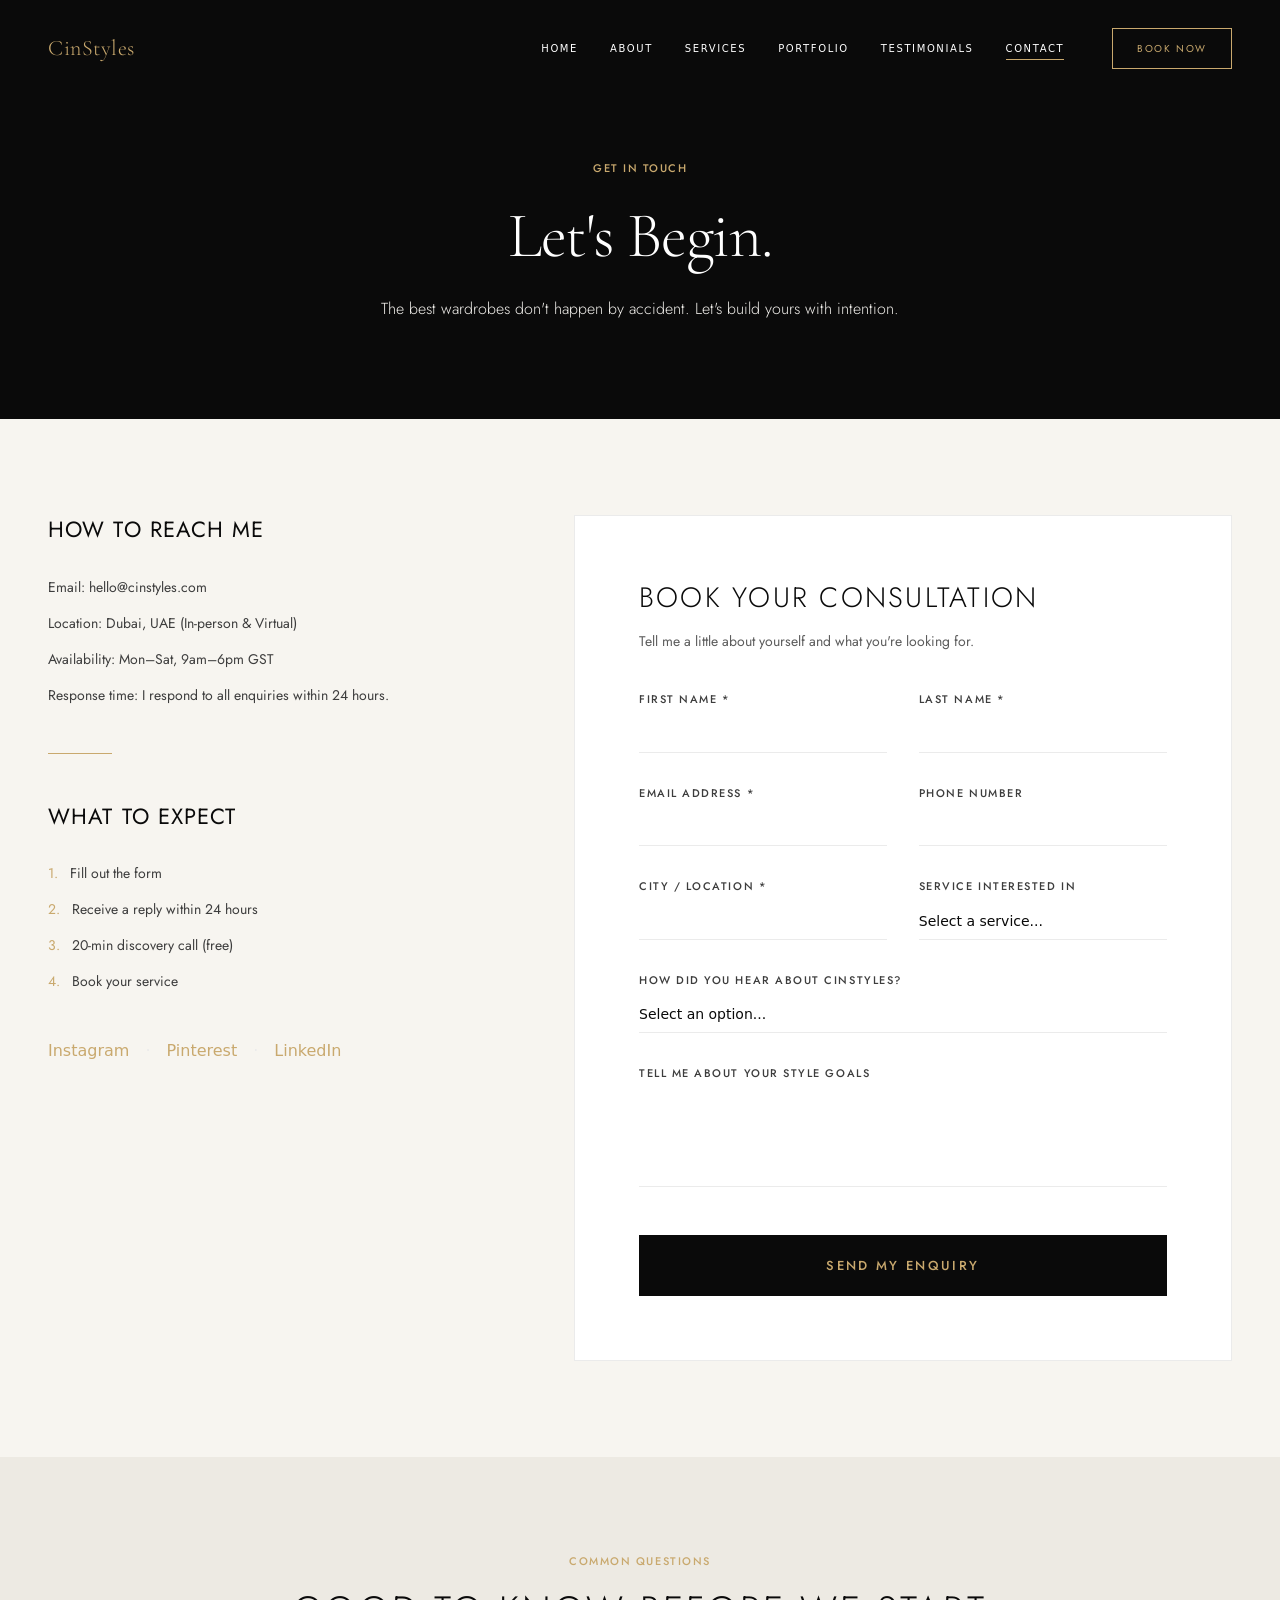
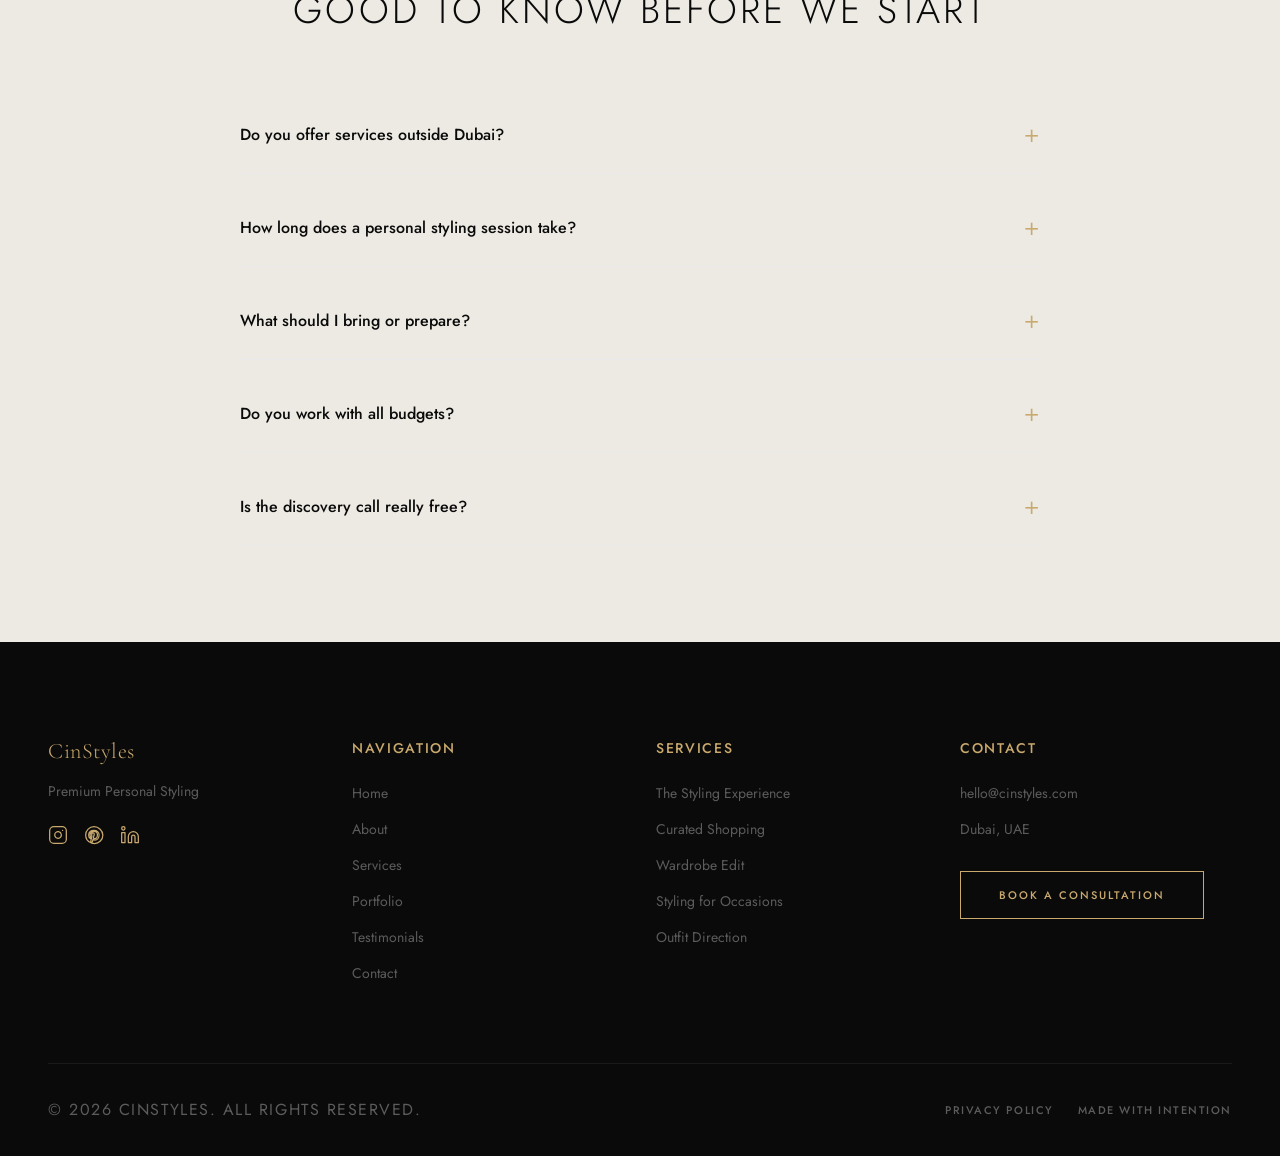
<file: contact.html>
<!DOCTYPE html><html lang="en">
<!-- Mirrored from cinstyles.vercel.app/contact by HTTrack Website Copier/3.x [XR&CO'2014], Mon, 31 Aug 2026 15:17:04 GMT -->
<!-- Added by HTTrack --><meta http-equiv="content-type" content="text/html;charset=utf-8" /><!-- /Added by HTTrack -->
<head><meta charSet="utf-8"/><meta name="viewport" content="width=device-width, initial-scale=1"/><link rel="stylesheet" href="_next/static/chunks/0_i78mvit_rq_.css" data-precedence="next"/><link rel="preload" as="script" fetchPriority="low" href="_next/static/chunks/115dplafwys-z.js"/><script src="_next/static/chunks/0pqt_8bl3ukh4.js" async=""></script><script src="_next/static/chunks/16rx_2u698dam.js" async=""></script><script src="_next/static/chunks/0257pdz1-imal.js" async=""></script><script src="_next/static/chunks/turbopack-15r14ycuqi8st.js" async=""></script><script src="_next/static/chunks/0n4mc3q0q8t0a.js" async=""></script><script src="_next/static/chunks/035_uo2z0l6ch.js" async=""></script><script src="_next/static/chunks/0d3shmwh5_nmn.js" async=""></script><script src="_next/static/chunks/0lh6gp1qm5pzk.js" async=""></script><link rel="preload" href="https://fonts.googleapis.com/css2?family=Cormorant+Garamond:ital,wght@0,300;0,400;0,500;1,300;1,400&amp;family=Jost:wght@300;400;500&amp;display=swap" as="style"/><link rel="preconnect" href="https://fonts.googleapis.com/"/><link rel="preconnect" href="https://fonts.gstatic.com/" crossorigin="anonymous"/><title>CinStyles | Premium Personal Fashion Stylist</title><meta name="description" content="CinStyles is a luxury personal fashion styling service that transforms your wardrobe and elevates your personal presence. Book a consultation today."/><link rel="icon" href="faviconbcf9.ico?favicon.0x3dzn~oxb6tn.ico" sizes="256x256" type="image/x-icon"/><link href="https://fonts.googleapis.com/css2?family=Cormorant+Garamond:ital,wght@0,300;0,400;0,500;1,300;1,400&amp;family=Jost:wght@300;400;500&amp;display=swap" rel="stylesheet"/><script src="_next/static/chunks/03_yq9q893hmn.js" noModule=""></script></head><body class="antialiased min-h-screen flex flex-col"><div hidden=""><!--$--><!--/$--></div><header class="fixed top-0 left-0 w-full z-50 transition-all duration-300 bg-[var(--color-ivory)]/90 backdrop-blur-sm"><div class="max-w-[1400px] mx-auto px-6 lg:px-12 h-24 flex items-center justify-between"><a class="text-[var(--color-ink)] font-cormorant font-light text-[22px] tracking-wide relative z-[60] transition-colors duration-300" href="index.html">CinStyles</a><nav class="hidden md:flex items-center space-x-8"><a class="text-[10px] uppercase tracking-[0.16em] font-medium transition-colors duration-300 relative group text-[var(--color-ink)] hover:text-[var(--color-gold)]" href="index.html">Home<span class="absolute left-0 bottom-[-4px] h-[1px] bg-[var(--color-gold)] transition-all duration-300 w-0 group-hover:w-full"></span></a><a class="text-[10px] uppercase tracking-[0.16em] font-medium transition-colors duration-300 relative group text-[var(--color-ink)] hover:text-[var(--color-gold)]" href="about.html">About<span class="absolute left-0 bottom-[-4px] h-[1px] bg-[var(--color-gold)] transition-all duration-300 w-0 group-hover:w-full"></span></a><a class="text-[10px] uppercase tracking-[0.16em] font-medium transition-colors duration-300 relative group text-[var(--color-ink)] hover:text-[var(--color-gold)]" href="services.html">Services<span class="absolute left-0 bottom-[-4px] h-[1px] bg-[var(--color-gold)] transition-all duration-300 w-0 group-hover:w-full"></span></a><a class="text-[10px] uppercase tracking-[0.16em] font-medium transition-colors duration-300 relative group text-[var(--color-ink)] hover:text-[var(--color-gold)]" href="portfolio.html">Portfolio<span class="absolute left-0 bottom-[-4px] h-[1px] bg-[var(--color-gold)] transition-all duration-300 w-0 group-hover:w-full"></span></a><a class="text-[10px] uppercase tracking-[0.16em] font-medium transition-colors duration-300 relative group text-[var(--color-ink)] hover:text-[var(--color-gold)]" href="testimonials.html">Testimonials<span class="absolute left-0 bottom-[-4px] h-[1px] bg-[var(--color-gold)] transition-all duration-300 w-0 group-hover:w-full"></span></a><a class="text-[10px] uppercase tracking-[0.16em] font-medium transition-colors duration-300 relative group text-[var(--color-gold)]" href="contact.html">Contact<span class="absolute left-0 bottom-[-4px] h-[1px] bg-[var(--color-gold)] transition-all duration-300 w-full"></span></a><a class="ml-4" href="contact.html"><button class="px-6 py-3 font-jost text-[10px] uppercase tracking-[0.16em] transition-colors duration-300 border bg-transparent text-[var(--color-ink)] border-[var(--color-ink)] hover:bg-[var(--color-ink)] hover:text-[var(--color-ivory)]">Book Now</button></a></nav><button class="md:hidden text-[var(--color-ink)] relative z-[60] p-2 transition-colors duration-300" aria-label="Toggle Menu"><div class="w-6 h-[1px] bg-current mb-1.5 transition-transform origin-center" style="transform:none"></div><div class="w-6 h-[1px] bg-current transition-opacity" style="opacity:1"></div><div class="w-6 h-[1px] bg-current mt-1.5 transition-transform origin-center" style="transform:none"></div></button></div></header><main class="flex-grow"><div class="flex flex-col w-full bg-[var(--color-ivory)]"><section data-nav-theme="dark" class="w-full pt-40 pb-24 px-6 bg-[var(--color-ink)] flex flex-col items-center text-center"><span class="eyebrow block mb-6 text-[var(--color-gold)]" style="opacity:0;transform:translateY(20px)">Get in Touch</span><h1 class="text-white mb-6" style="opacity:0;transform:translateY(20px)">Let&#x27;s Begin.</h1><p class="text-[var(--color-mist)] font-light max-w-xl" style="opacity:0;transform:translateY(20px)">The best wardrobes don&#x27;t happen by accident. Let&#x27;s build yours with intention.</p></section><section data-nav-theme="light" class="py-24 px-6 lg:px-12 bg-[var(--color-ivory)]"><div class="max-w-[1400px] mx-auto flex flex-col lg:flex-row gap-16 lg:gap-24"><div class="w-full lg:w-[40%]" style="opacity:0;transform:translateX(-30px)"><h3 class="mb-8 text-[var(--color-ink)]">How to Reach Me</h3><ul class="space-y-4 font-jost text-sm text-[#3D3D3D] mb-12"><li>Email: hello@cinstyles.com</li><li>Location: Dubai, UAE (In-person &amp; Virtual)</li><li>Availability: Mon–Sat, 9am–6pm GST</li><li>Response time: I respond to all enquiries within 24 hours.</li></ul><div class="w-16 h-[1px] bg-[var(--color-gold)] mb-12"></div><h3 class="mb-8 text-[var(--color-ink)]">What to Expect</h3><ol class="space-y-4 font-jost text-sm text-[#3D3D3D] mb-12 list-none pl-0"><li><span class="text-[var(--color-gold)] mr-2">1.</span> Fill out the form</li><li><span class="text-[var(--color-gold)] mr-2">2.</span> Receive a reply within 24 hours</li><li><span class="text-[var(--color-gold)] mr-2">3.</span> 20-min discovery call (free)</li><li><span class="text-[var(--color-gold)] mr-2">4.</span> Book your service</li></ol><div class="flex space-x-4"><a href="#" class="text-[var(--color-gold)] hover:text-[var(--color-ink)] transition-colors">Instagram</a><span class="text-[var(--color-ash)]">·</span><a href="#" class="text-[var(--color-gold)] hover:text-[var(--color-ink)] transition-colors">Pinterest</a><span class="text-[var(--color-ash)]">·</span><a href="#" class="text-[var(--color-gold)] hover:text-[var(--color-ink)] transition-colors">LinkedIn</a></div></div><div class="w-full lg:w-[60%] bg-[var(--color-white)] p-8 lg:p-16 border-[0.5px] border-[var(--color-ash)] relative" style="opacity:0;transform:translateY(30px)"><div class="mb-10"><h2 class="mb-4 text-[28px] text-[var(--color-ink)]">Book Your Consultation</h2><p class="text-sm text-[#5C5C5C]">Tell me a little about yourself and what you&#x27;re looking for.</p></div><form class="space-y-8"><div class="grid grid-cols-1 md:grid-cols-2 gap-8"><div class="flex flex-col relative group"><label class="caption text-[#3D3D3D] mb-2">First Name *</label><input required="" type="text" class="bg-transparent border-0 border-b border-[var(--color-ash)] py-2 text-sm text-[var(--color-ink)] focus:ring-0 focus:outline-none focus:border-[var(--color-gold)] transition-colors w-full"/></div><div class="flex flex-col relative group"><label class="caption text-[#3D3D3D] mb-2">Last Name *</label><input required="" type="text" class="bg-transparent border-0 border-b border-[var(--color-ash)] py-2 text-sm text-[var(--color-ink)] focus:ring-0 focus:outline-none focus:border-[var(--color-gold)] transition-colors w-full"/></div></div><div class="grid grid-cols-1 md:grid-cols-2 gap-8"><div class="flex flex-col relative group"><label class="caption text-[#3D3D3D] mb-2">Email Address *</label><input required="" type="email" class="bg-transparent border-0 border-b border-[var(--color-ash)] py-2 text-sm text-[var(--color-ink)] focus:ring-0 focus:outline-none focus:border-[var(--color-gold)] transition-colors w-full"/></div><div class="flex flex-col relative group"><label class="caption text-[#3D3D3D] mb-2">Phone Number</label><input type="tel" class="bg-transparent border-0 border-b border-[var(--color-ash)] py-2 text-sm text-[var(--color-ink)] focus:ring-0 focus:outline-none focus:border-[var(--color-gold)] transition-colors w-full"/></div></div><div class="grid grid-cols-1 md:grid-cols-2 gap-8"><div class="flex flex-col relative group"><label class="caption text-[#3D3D3D] mb-2">City / Location *</label><input required="" type="text" class="bg-transparent border-0 border-b border-[var(--color-ash)] py-2 text-sm text-[var(--color-ink)] focus:ring-0 focus:outline-none focus:border-[var(--color-gold)] transition-colors w-full"/></div><div class="flex flex-col relative group"><label class="caption text-[#3D3D3D] mb-2">Service Interested In</label><select class="bg-transparent border-0 border-b border-[var(--color-ash)] py-2 text-sm text-[var(--color-ink)] focus:ring-0 focus:outline-none focus:border-[var(--color-gold)] transition-colors w-full appearance-none rounded-none"><option value="">Select a service...</option><option value="The Styling Experience — Signature">The Styling Experience — Signature ($500)</option><option value="Wardrobe Edit">Wardrobe Edit ($300)</option><option value="Curated Shopping">Curated Shopping ($250)</option><option value="Styling for Occasions">Styling for Occasions ($220)</option><option value="Outfit Direction">Outfit Direction ($150)</option></select></div></div><div class="flex flex-col relative group"><label class="caption text-[#3D3D3D] mb-2">How did you hear about CinStyles?</label><select class="bg-transparent border-0 border-b border-[var(--color-ash)] py-2 text-sm text-[var(--color-ink)] focus:ring-0 focus:outline-none focus:border-[var(--color-gold)] transition-colors w-full appearance-none rounded-none"><option value="">Select an option...</option><option value="Instagram">Instagram</option><option value="Referral">Referral</option><option value="Google">Google</option><option value="Other">Other</option></select></div><div class="flex flex-col relative group"><label class="caption text-[#3D3D3D] mb-2">Tell me about your style goals</label><textarea rows="4" class="bg-transparent border-0 border-b border-[var(--color-ash)] py-2 text-sm text-[var(--color-ink)] focus:ring-0 focus:outline-none focus:border-[var(--color-gold)] transition-colors w-full resize-none"></textarea></div><button class="btn-primary w-full mt-4 py-5 text-[13px]" type="submit">Send My Enquiry</button></form></div></div></section><section data-nav-theme="light" class="py-24 px-6 lg:px-12 bg-[var(--color-ivory-deep)]"><div class="max-w-[800px] mx-auto"><div class="text-center mb-16" style="opacity:0;transform:translateY(30px)"><span class="eyebrow block mb-4">Common Questions</span><h2 class="text-[var(--color-ink)]">Good to Know Before We Start</h2></div><div class="space-y-4" style="opacity:0;transform:translateY(30px)"><div class="border-b border-[var(--color-ash)] transition-colors duration-300"><button class="w-full flex items-center justify-between py-6 text-left"><span class="font-jost font-medium text-[var(--color-ink)] pr-8">Do you offer services outside Dubai?</span><span class="text-[var(--color-gold)] text-xl font-light">+</span></button></div><div class="border-b border-[var(--color-ash)] transition-colors duration-300"><button class="w-full flex items-center justify-between py-6 text-left"><span class="font-jost font-medium text-[var(--color-ink)] pr-8">How long does a personal styling session take?</span><span class="text-[var(--color-gold)] text-xl font-light">+</span></button></div><div class="border-b border-[var(--color-ash)] transition-colors duration-300"><button class="w-full flex items-center justify-between py-6 text-left"><span class="font-jost font-medium text-[var(--color-ink)] pr-8">What should I bring or prepare?</span><span class="text-[var(--color-gold)] text-xl font-light">+</span></button></div><div class="border-b border-[var(--color-ash)] transition-colors duration-300"><button class="w-full flex items-center justify-between py-6 text-left"><span class="font-jost font-medium text-[var(--color-ink)] pr-8">Do you work with all budgets?</span><span class="text-[var(--color-gold)] text-xl font-light">+</span></button></div><div class="border-b border-[var(--color-ash)] transition-colors duration-300"><button class="w-full flex items-center justify-between py-6 text-left"><span class="font-jost font-medium text-[var(--color-ink)] pr-8">Is the discovery call really free?</span><span class="text-[var(--color-gold)] text-xl font-light">+</span></button></div></div></div></section></div><!--$--><!--/$--></main><footer class="bg-[var(--color-ink)] text-white pt-24 pb-8"><div class="max-w-[1400px] mx-auto px-6 lg:px-12"><div class="grid grid-cols-1 md:grid-cols-2 lg:grid-cols-4 gap-12 lg:gap-8 mb-20"><div><h2 class="text-[var(--color-gold)] font-cormorant font-light text-[22px] tracking-wide mb-4 normal-case">CinStyles</h2><p class="text-[var(--color-graphite)] font-jost text-sm mb-6">Premium Personal Styling</p><div class="flex space-x-4"><a href="#" class="text-[var(--color-gold)] hover:text-white transition-colors" aria-label="Instagram"><svg width="20" height="20" viewBox="0 0 24 24" fill="none" stroke="currentColor" stroke-width="1.5" stroke-linecap="round" stroke-linejoin="round"><rect x="2" y="2" width="20" height="20" rx="5" ry="5"></rect><path d="M16 11.37A4 4 0 1 1 12.63 8 4 4 0 0 1 16 11.37z"></path><line x1="17.5" y1="6.5" x2="17.51" y2="6.5"></line></svg></a><a href="#" class="text-[var(--color-gold)] hover:text-white transition-colors" aria-label="Pinterest"><svg width="20" height="20" viewBox="0 0 24 24" fill="none" stroke="currentColor" stroke-width="1.5" stroke-linecap="round" stroke-linejoin="round"><path d="M12 2C6.5 2 2 6.5 2 12c0 4.2 2.6 7.8 6.3 9.3-.1-.8-.1-2.1.0-2.9.2-1 1.2-4.9 1.2-4.9s-.3-.6-.3-1.5c0-1.4.8-2.5 1.8-2.5.9 0 1.3.7 1.3 1.5 0 .9-.6 2.3-.9 3.5-.3 1 .5 1.8 1.5 1.8 1.8 0 3.2-1.9 3.2-4.6 0-2.4-1.7-4.1-4.2-4.1-2.9 0-4.6 2.2-4.6 4.4 0 .9.3 1.8.8 2.4.1.1.1.2.1.3-.1.4-.3 1.1-.3 1.3 0 .1-.1.2-.3.1-1.2-.6-2-2.4-2-3.8 0-3.1 2.2-5.9 6.5-5.9 3.4 0 6 2.4 6 5.5 0 3.4-2.1 6.1-5 6.1-1 0-1.9-.5-2.2-1.1l-.6 2.3c-.2.8-.8 1.9-1.2 2.5 1.1.3 2.2.5 3.5.5 5.5 0 10-4.5 10-10S17.5 2 12 2z"></path></svg></a><a href="#" class="text-[var(--color-gold)] hover:text-white transition-colors" aria-label="LinkedIn"><svg width="20" height="20" viewBox="0 0 24 24" fill="none" stroke="currentColor" stroke-width="1.5" stroke-linecap="round" stroke-linejoin="round"><path d="M16 8a6 6 0 0 1 6 6v7h-4v-7a2 2 0 0 0-2-2 2 2 0 0 0-2 2v7h-4v-7a6 6 0 0 1 6-6z"></path><rect x="2" y="9" width="4" height="12"></rect><circle cx="4" cy="4" r="2"></circle></svg></a></div></div><div><h4 class="text-[var(--color-gold)] mb-6">Navigation</h4><ul class="space-y-4 font-jost text-sm text-[var(--color-graphite)]"><li><a class="hover:text-white transition-colors" href="index.html">Home</a></li><li><a class="hover:text-white transition-colors" href="about.html">About</a></li><li><a class="hover:text-white transition-colors" href="services.html">Services</a></li><li><a class="hover:text-white transition-colors" href="portfolio.html">Portfolio</a></li><li><a class="hover:text-white transition-colors" href="testimonials.html">Testimonials</a></li><li><a class="hover:text-white transition-colors" href="contact.html">Contact</a></li></ul></div><div><h4 class="text-[var(--color-gold)] mb-6">Services</h4><ul class="space-y-4 font-jost text-sm text-[var(--color-graphite)]"><li><a class="hover:text-white transition-colors" href="services.html">The Styling Experience</a></li><li><a class="hover:text-white transition-colors" href="services.html">Curated Shopping</a></li><li><a class="hover:text-white transition-colors" href="services.html">Wardrobe Edit</a></li><li><a class="hover:text-white transition-colors" href="services.html">Styling for Occasions</a></li><li><a class="hover:text-white transition-colors" href="services.html">Outfit Direction</a></li></ul></div><div><h4 class="text-[var(--color-gold)] mb-6">Contact</h4><ul class="space-y-4 font-jost text-sm text-[var(--color-graphite)] mb-8"><li><a href="mailto:hello@cinstyles.com" class="hover:text-white transition-colors">hello@cinstyles.com</a></li><li>Dubai, UAE</li></ul><a class="btn-ghost" href="contact.html">Book a Consultation</a></div></div><div class="pt-8 border-t border-[var(--color-ink-warm)] flex flex-col md:flex-row justify-between items-center text-[var(--color-graphite)] caption"><p>© <!-- -->2026<!-- --> CinStyles. All rights reserved.</p><div class="flex space-x-6 mt-4 md:mt-0"><a class="hover:text-[var(--color-gold)] transition-colors" href="#">Privacy Policy</a><span>Made with intention</span></div></div></div></footer><script src="_next/static/chunks/115dplafwys-z.js" id="_R_" async=""></script><script>(self.__next_f=self.__next_f||[]).push([0])</script><script>self.__next_f.push([1,"1:\"$Sreact.fragment\"\n2:I[45678,[\"/_next/static/chunks/0n4mc3q0q8t0a.js\",\"/_next/static/chunks/035_uo2z0l6ch.js\",\"/_next/static/chunks/0d3shmwh5_nmn.js\"],\"default\"]\n3:I[39756,[\"/_next/static/chunks/0n4mc3q0q8t0a.js\",\"/_next/static/chunks/035_uo2z0l6ch.js\",\"/_next/static/chunks/0d3shmwh5_nmn.js\"],\"default\"]\n4:I[37457,[\"/_next/static/chunks/0n4mc3q0q8t0a.js\",\"/_next/static/chunks/035_uo2z0l6ch.js\",\"/_next/static/chunks/0d3shmwh5_nmn.js\"],\"default\"]\ne:I[68027,[\"/_next/static/chunks/0n4mc3q0q8t0a.js\",\"/_next/static/chunks/035_uo2z0l6ch.js\",\"/_next/static/chunks/0d3shmwh5_nmn.js\"],\"default\",1]\n:HL[\"/_next/static/chunks/0_i78mvit_rq~.css\",\"style\"]\n:HL[\"https://fonts.googleapis.com/css2?family=Cormorant+Garamond:ital,wght@0,300;0,400;0,500;1,300;1,400\u0026family=Jost:wght@300;400;500\u0026display=swap\",\"style\"]\n"])</script><script>self.__next_f.push([1,"0:{\"P\":null,\"c\":[\"\",\"contact\"],\"q\":\"\",\"i\":false,\"f\":[[[\"\",{\"children\":[\"contact\",{\"children\":[\"__PAGE__\",{}]}]},\"$undefined\",\"$undefined\",16],[[\"$\",\"$1\",\"c\",{\"children\":[[[\"$\",\"link\",\"0\",{\"rel\":\"stylesheet\",\"href\":\"/_next/static/chunks/0_i78mvit_rq~.css\",\"precedence\":\"next\",\"crossOrigin\":\"$undefined\",\"nonce\":\"$undefined\"}],[\"$\",\"script\",\"script-0\",{\"src\":\"/_next/static/chunks/0n4mc3q0q8t0a.js\",\"async\":true,\"nonce\":\"$undefined\"}],[\"$\",\"script\",\"script-1\",{\"src\":\"/_next/static/chunks/035_uo2z0l6ch.js\",\"async\":true,\"nonce\":\"$undefined\"}],[\"$\",\"script\",\"script-2\",{\"src\":\"/_next/static/chunks/0d3shmwh5_nmn.js\",\"async\":true,\"nonce\":\"$undefined\"}]],[\"$\",\"html\",null,{\"lang\":\"en\",\"children\":[[\"$\",\"head\",null,{\"children\":[[\"$\",\"link\",null,{\"rel\":\"preconnect\",\"href\":\"https://fonts.googleapis.com\"}],[\"$\",\"link\",null,{\"rel\":\"preconnect\",\"href\":\"https://fonts.gstatic.com/\",\"crossOrigin\":\"anonymous\"}],[\"$\",\"link\",null,{\"href\":\"https://fonts.googleapis.com/css2?family=Cormorant+Garamond:ital,wght@0,300;0,400;0,500;1,300;1,400\u0026family=Jost:wght@300;400;500\u0026display=swap\",\"rel\":\"stylesheet\"}]]}],[\"$\",\"body\",null,{\"className\":\"antialiased min-h-screen flex flex-col\",\"children\":[[\"$\",\"$L2\",null,{}],[\"$\",\"main\",null,{\"className\":\"flex-grow\",\"children\":[\"$\",\"$L3\",null,{\"parallelRouterKey\":\"children\",\"error\":\"$undefined\",\"errorStyles\":\"$undefined\",\"errorScripts\":\"$undefined\",\"template\":[\"$\",\"$L4\",null,{}],\"templateStyles\":\"$undefined\",\"templateScripts\":\"$undefined\",\"notFound\":[[[\"$\",\"title\",null,{\"children\":\"404: This page could not be found.\"}],[\"$\",\"div\",null,{\"style\":{\"fontFamily\":\"system-ui,\\\"Segoe UI\\\",Roboto,Helvetica,Arial,sans-serif,\\\"Apple Color Emoji\\\",\\\"Segoe UI Emoji\\\"\",\"height\":\"100vh\",\"textAlign\":\"center\",\"display\":\"flex\",\"flexDirection\":\"column\",\"alignItems\":\"center\",\"justifyContent\":\"center\"},\"children\":[\"$\",\"div\",null,{\"children\":[[\"$\",\"style\",null,{\"dangerouslySetInnerHTML\":{\"__html\":\"body{color:#000;background:#fff;margin:0}.next-error-h1{border-right:1px solid rgba(0,0,0,.3)}@media (prefers-color-scheme:dark){body{color:#fff;background:#000}.next-error-h1{border-right:1px solid rgba(255,255,255,.3)}}\"}}],[\"$\",\"h1\",null,{\"className\":\"next-error-h1\",\"style\":{\"display\":\"inline-block\",\"margin\":\"0 20px 0 0\",\"padding\":\"0 23px 0 0\",\"fontSize\":24,\"fontWeight\":500,\"verticalAlign\":\"top\",\"lineHeight\":\"49px\"},\"children\":404}],[\"$\",\"div\",null,{\"style\":{\"display\":\"inline-block\"},\"children\":[\"$\",\"h2\",null,{\"style\":{\"fontSize\":14,\"fontWeight\":400,\"lineHeight\":\"49px\",\"margin\":0},\"children\":\"This page could not be found.\"}]}]]}]}]],[]],\"forbidden\":\"$undefined\",\"unauthorized\":\"$undefined\"}]}],[\"$\",\"footer\",null,{\"className\":\"bg-[var(--color-ink)] text-white pt-24 pb-8\",\"children\":[\"$\",\"div\",null,{\"className\":\"max-w-[1400px] mx-auto px-6 lg:px-12\",\"children\":[[\"$\",\"div\",null,{\"className\":\"grid grid-cols-1 md:grid-cols-2 lg:grid-cols-4 gap-12 lg:gap-8 mb-20\",\"children\":[[\"$\",\"div\",null,{\"children\":[[\"$\",\"h2\",null,{\"className\":\"text-[var(--color-gold)] font-cormorant font-light text-[22px] tracking-wide mb-4 normal-case\",\"children\":\"CinStyles\"}],[\"$\",\"p\",null,{\"className\":\"text-[var(--color-graphite)] font-jost text-sm mb-6\",\"children\":\"Premium Personal Styling\"}],[\"$\",\"div\",null,{\"className\":\"flex space-x-4\",\"children\":[[\"$\",\"a\",null,{\"href\":\"#\",\"className\":\"text-[var(--color-gold)] hover:text-white transition-colors\",\"aria-label\":\"Instagram\",\"children\":[\"$\",\"svg\",null,{\"width\":\"20\",\"height\":\"20\",\"viewBox\":\"0 0 24 24\",\"fill\":\"none\",\"stroke\":\"currentColor\",\"strokeWidth\":\"1.5\",\"strokeLinecap\":\"round\",\"strokeLinejoin\":\"round\",\"children\":[[\"$\",\"rect\",null,{\"x\":\"2\",\"y\":\"2\",\"width\":\"20\",\"height\":\"20\",\"rx\":\"5\",\"ry\":\"5\"}],[\"$\",\"path\",null,{\"d\":\"M16 11.37A4 4 0 1 1 12.63 8 4 4 0 0 1 16 11.37z\"}],[\"$\",\"line\",null,{\"x1\":\"17.5\",\"y1\":\"6.5\",\"x2\":\"17.51\",\"y2\":\"6.5\"}]]}]}],[\"$\",\"a\",null,{\"href\":\"#\",\"className\":\"text-[var(--color-gold)] hover:text-white transition-colors\",\"aria-label\":\"Pinterest\",\"children\":[\"$\",\"svg\",null,{\"width\":\"20\",\"height\":\"20\",\"viewBox\":\"0 0 24 24\",\"fill\":\"none\",\"stroke\":\"currentColor\",\"strokeWidth\":\"1.5\",\"strokeLinecap\":\"round\",\"strokeLinejoin\":\"round\",\"children\":[\"$\",\"path\",null,{\"d\":\"M12 2C6.5 2 2 6.5 2 12c0 4.2 2.6 7.8 6.3 9.3-.1-.8-.1-2.1.0-2.9.2-1 1.2-4.9 1.2-4.9s-.3-.6-.3-1.5c0-1.4.8-2.5 1.8-2.5.9 0 1.3.7 1.3 1.5 0 .9-.6 2.3-.9 3.5-.3 1 .5 1.8 1.5 1.8 1.8 0 3.2-1.9 3.2-4.6 0-2.4-1.7-4.1-4.2-4.1-2.9 0-4.6 2.2-4.6 4.4 0 .9.3 1.8.8 2.4.1.1.1.2.1.3-.1.4-.3 1.1-.3 1.3 0 .1-.1.2-.3.1-1.2-.6-2-2.4-2-3.8 0-3.1 2.2-5.9 6.5-5.9 3.4 0 6 2.4 6 5.5 0 3.4-2.1 6.1-5 6.1-1 0-1.9-.5-2.2-1.1l-.6 2.3c-.2.8-.8 1.9-1.2 2.5 1.1.3 2.2.5 3.5.5 5.5 0 10-4.5 10-10S17.5 2 12 2z\"}]}]}],\"$L5\"]}]]}],\"$L6\",\"$L7\",\"$L8\"]}],\"$L9\"]}]}]]}]]}]]}],{\"children\":[\"$La\",{\"children\":[\"$Lb\",{},null,false,null]},null,false,\"$@c\"]},null,false,null],\"$Ld\",false]],\"m\":\"$undefined\",\"G\":[\"$e\",[\"$Lf\"]],\"S\":true,\"h\":null,\"s\":\"$undefined\",\"l\":\"$undefined\",\"p\":\"$undefined\",\"d\":\"$undefined\",\"b\":\"Ztx0J5TNE165A_HdoPvQA\"}\n"])</script><script>self.__next_f.push([1,"10:I[22016,[\"/_next/static/chunks/0n4mc3q0q8t0a.js\",\"/_next/static/chunks/035_uo2z0l6ch.js\",\"/_next/static/chunks/0d3shmwh5_nmn.js\"],\"\"]\n11:I[47257,[\"/_next/static/chunks/0n4mc3q0q8t0a.js\",\"/_next/static/chunks/035_uo2z0l6ch.js\",\"/_next/static/chunks/0d3shmwh5_nmn.js\"],\"ClientPageRoot\"]\n12:I[78299,[\"/_next/static/chunks/0n4mc3q0q8t0a.js\",\"/_next/static/chunks/035_uo2z0l6ch.js\",\"/_next/static/chunks/0d3shmwh5_nmn.js\",\"/_next/static/chunks/0lh6gp1qm5pzk.js\"],\"default\"]\n15:I[97367,[\"/_next/static/chunks/0n4mc3q0q8t0a.js\",\"/_next/static/chunks/035_uo2z0l6ch.js\",\"/_next/static/chunks/0d3shmwh5_nmn.js\"],\"OutletBoundary\"]\n16:\"$Sreact.suspense\"\n19:I[97367,[\"/_next/static/chunks/0n4mc3q0q8t0a.js\",\"/_next/static/chunks/035_uo2z0l6ch.js\",\"/_next/static/chunks/0d3shmwh5_nmn.js\"],\"ViewportBoundary\"]\n1b:I[97367,[\"/_next/static/chunks/0n4mc3q0q8t0a.js\",\"/_next/static/chunks/035_uo2z0l6ch.js\",\"/_next/static/chunks/0d3shmwh5_nmn.js\"],\"MetadataBoundary\"]\n5:[\"$\",\"a\",null,{\"href\":\"#\",\"className\":\"text-[var(--color-gold)] hover:text-white transition-colors\",\"aria-label\":\"LinkedIn\",\"children\":[\"$\",\"svg\",null,{\"width\":\"20\",\"height\":\"20\",\"viewBox\":\"0 0 24 24\",\"fill\":\"none\",\"stroke\":\"currentColor\",\"strokeWidth\":\"1.5\",\"strokeLinecap\":\"round\",\"strokeLinejoin\":\"round\",\"children\":[[\"$\",\"path\",null,{\"d\":\"M16 8a6 6 0 0 1 6 6v7h-4v-7a2 2 0 0 0-2-2 2 2 0 0 0-2 2v7h-4v-7a6 6 0 0 1 6-6z\"}],[\"$\",\"rect\",null,{\"x\":\"2\",\"y\":\"9\",\"width\":\"4\",\"height\":\"12\"}],[\"$\",\"circle\",null,{\"cx\":\"4\",\"cy\":\"4\",\"r\":\"2\"}]]}]}]\n6:[\"$\",\"div\",null,{\"children\":[[\"$\",\"h4\",null,{\"className\":\"text-[var(--color-gold)] mb-6\",\"children\":\"Navigation\"}],[\"$\",\"ul\",null,{\"className\":\"space-y-4 font-jost text-sm text-[var(--color-graphite)]\",\"children\":[[\"$\",\"li\",null,{\"children\":[\"$\",\"$L10\",null,{\"href\":\"/\",\"className\":\"hover:text-white transition-colors\",\"children\":\"Home\"}]}],[\"$\",\"li\",null,{\"children\":[\"$\",\"$L10\",null,{\"href\":\"/about\",\"className\":\"hover:text-white transition-colors\",\"children\":\"About\"}]}],[\"$\",\"li\",null,{\"children\":[\"$\",\"$L10\",null,{\"href\":\"/services\",\"className\":\"hover:text-white transition-colors\",\"children\":\"Services\"}]}],[\"$\",\"li\",null,{\"children\":[\"$\",\"$L10\",null,{\"href\":\"/portfolio\",\"className\":\"hover:text-white transition-colors\",\"children\":\"Portfolio\"}]}],[\"$\",\"li\",null,{\"children\":[\"$\",\"$L10\",null,{\"href\":\"/testimonials\",\"className\":\"hover:text-white transition-colors\",\"children\":\"Testimonials\"}]}],[\"$\",\"li\",null,{\"children\":[\"$\",\"$L10\",null,{\"href\":\"/contact\",\"className\":\"hover:text-white transition-colors\",\"children\":\"Contact\"}]}]]}]]}]\n7:[\"$\",\"div\",null,{\"children\":[[\"$\",\"h4\",null,{\"className\":\"text-[var(--color-gold)] mb-6\",\"children\":\"Services\"}],[\"$\",\"ul\",null,{\"className\":\"space-y-4 font-jost text-sm text-[var(--color-graphite)]\",\"children\":[[\"$\",\"li\",null,{\"children\":[\"$\",\"$L10\",null,{\"href\":\"/services\",\"className\":\"hover:text-white transition-colors\",\"children\":\"The Styling Experience\"}]}],[\"$\",\"li\",null,{\"children\":[\"$\",\"$L10\",null,{\"href\":\"/services\",\"className\":\"hover:text-white transition-colors\",\"children\":\"Curated Shopping\"}]}],[\"$\",\"li\",null,{\"children\":[\"$\",\"$L10\",null,{\"href\":\"/services\",\"className\":\"hover:text-white transition-colors\",\"children\":\"Wardrobe Edit\"}]}],[\"$\",\"li\",null,{\"children\":[\"$\",\"$L10\",null,{\"href\":\"/services\",\"className\":\"hover:text-white transition-colors\",\"children\":\"Styling for Occasions\"}]}],[\"$\",\"li\",null,{\"children\":[\"$\",\"$L10\",null,{\"href\":\"/services\",\"className\":\"hover:text-white transition-colors\",\"children\":\"Outfit Direction\"}]}]]}]]}]\n8:[\"$\",\"div\",null,{\"children\":[[\"$\",\"h4\",null,{\"className\":\"text-[var(--color-gold)] mb-6\",\"children\":\"Contact\"}],[\"$\",\"ul\",null,{\"className\":\"space-y-4 font-jost text-sm text-[var(--color-graphite)] mb-8\",\"children\":[[\"$\",\"li\",null,{\"children\":[\"$\",\"a\",null,{\"href\":\"mailto:hello@cinstyles.com\",\"className\":\"hover:text-white transition-colors\",\"children\":\"hello@cinstyles.com\"}]}],[\"$\",\"li\",null,{\"children\":\"Dubai, UAE\"}]]}],[\"$\",\"$L10\",null,{\"href\":\"/contact\",\"className\":\"btn-ghost\",\"children\":\"Book a Consultation\"}]]}]\n9:[\"$\",\"div\",null,{\"className\":\"pt-8 border-t border-[var(--color-ink"])</script><script>self.__next_f.push([1,"-warm)] flex flex-col md:flex-row justify-between items-center text-[var(--color-graphite)] caption\",\"children\":[[\"$\",\"p\",null,{\"children\":[\"© \",2026,\" CinStyles. All rights reserved.\"]}],[\"$\",\"div\",null,{\"className\":\"flex space-x-6 mt-4 md:mt-0\",\"children\":[[\"$\",\"$L10\",null,{\"href\":\"#\",\"className\":\"hover:text-[var(--color-gold)] transition-colors\",\"children\":\"Privacy Policy\"}],[\"$\",\"span\",null,{\"children\":\"Made with intention\"}]]}]]}]\na:[\"$\",\"$1\",\"c\",{\"children\":[null,[\"$\",\"$L3\",null,{\"parallelRouterKey\":\"children\",\"error\":\"$undefined\",\"errorStyles\":\"$undefined\",\"errorScripts\":\"$undefined\",\"template\":[\"$\",\"$L4\",null,{}],\"templateStyles\":\"$undefined\",\"templateScripts\":\"$undefined\",\"notFound\":\"$undefined\",\"forbidden\":\"$undefined\",\"unauthorized\":\"$undefined\"}]]}]\nb:[\"$\",\"$1\",\"c\",{\"children\":[[\"$\",\"$L11\",null,{\"Component\":\"$12\",\"serverProvidedParams\":{\"searchParams\":{},\"params\":{},\"promises\":[\"$@13\",\"$@14\"]}}],[[\"$\",\"script\",\"script-0\",{\"src\":\"/_next/static/chunks/0lh6gp1qm5pzk.js\",\"async\":true,\"nonce\":\"$undefined\"}]],[\"$\",\"$L15\",null,{\"children\":[\"$\",\"$16\",null,{\"name\":\"Next.MetadataOutlet\",\"children\":\"$@17\"}]}]]}]\n18:[]\nc:\"$W18\"\nd:[\"$\",\"$1\",\"h\",{\"children\":[null,[\"$\",\"$L19\",null,{\"children\":\"$L1a\"}],[\"$\",\"div\",null,{\"hidden\":true,\"children\":[\"$\",\"$L1b\",null,{\"children\":[\"$\",\"$16\",null,{\"name\":\"Next.Metadata\",\"children\":\"$L1c\"}]}]}],null]}]\nf:[\"$\",\"link\",\"0\",{\"rel\":\"stylesheet\",\"href\":\"/_next/static/chunks/0_i78mvit_rq~.css\",\"precedence\":\"next\",\"crossOrigin\":\"$undefined\",\"nonce\":\"$undefined\"}]\n"])</script><script>self.__next_f.push([1,"13:{}\n14:\"$b:props:children:0:props:serverProvidedParams:params\"\n"])</script><script>self.__next_f.push([1,"1a:[[\"$\",\"meta\",\"0\",{\"charSet\":\"utf-8\"}],[\"$\",\"meta\",\"1\",{\"name\":\"viewport\",\"content\":\"width=device-width, initial-scale=1\"}]]\n"])</script><script>self.__next_f.push([1,"1d:I[27201,[\"/_next/static/chunks/0n4mc3q0q8t0a.js\",\"/_next/static/chunks/035_uo2z0l6ch.js\",\"/_next/static/chunks/0d3shmwh5_nmn.js\"],\"IconMark\"]\n17:null\n1c:[[\"$\",\"title\",\"0\",{\"children\":\"CinStyles | Premium Personal Fashion Stylist\"}],[\"$\",\"meta\",\"1\",{\"name\":\"description\",\"content\":\"CinStyles is a luxury personal fashion styling service that transforms your wardrobe and elevates your personal presence. Book a consultation today.\"}],[\"$\",\"link\",\"2\",{\"rel\":\"icon\",\"href\":\"faviconbcf9.ico?favicon.0x3dzn~oxb6tn.ico\",\"sizes\":\"256x256\",\"type\":\"image/x-icon\"}],[\"$\",\"$L1d\",\"3\",{}]]\n"])</script><script src="./animations.js"></script><script src="./custom.js"></script></body>
<!-- Mirrored from cinstyles.vercel.app/contact by HTTrack Website Copier/3.x [XR&CO'2014], Mon, 31 Aug 2026 15:17:04 GMT -->
</html>
</file>
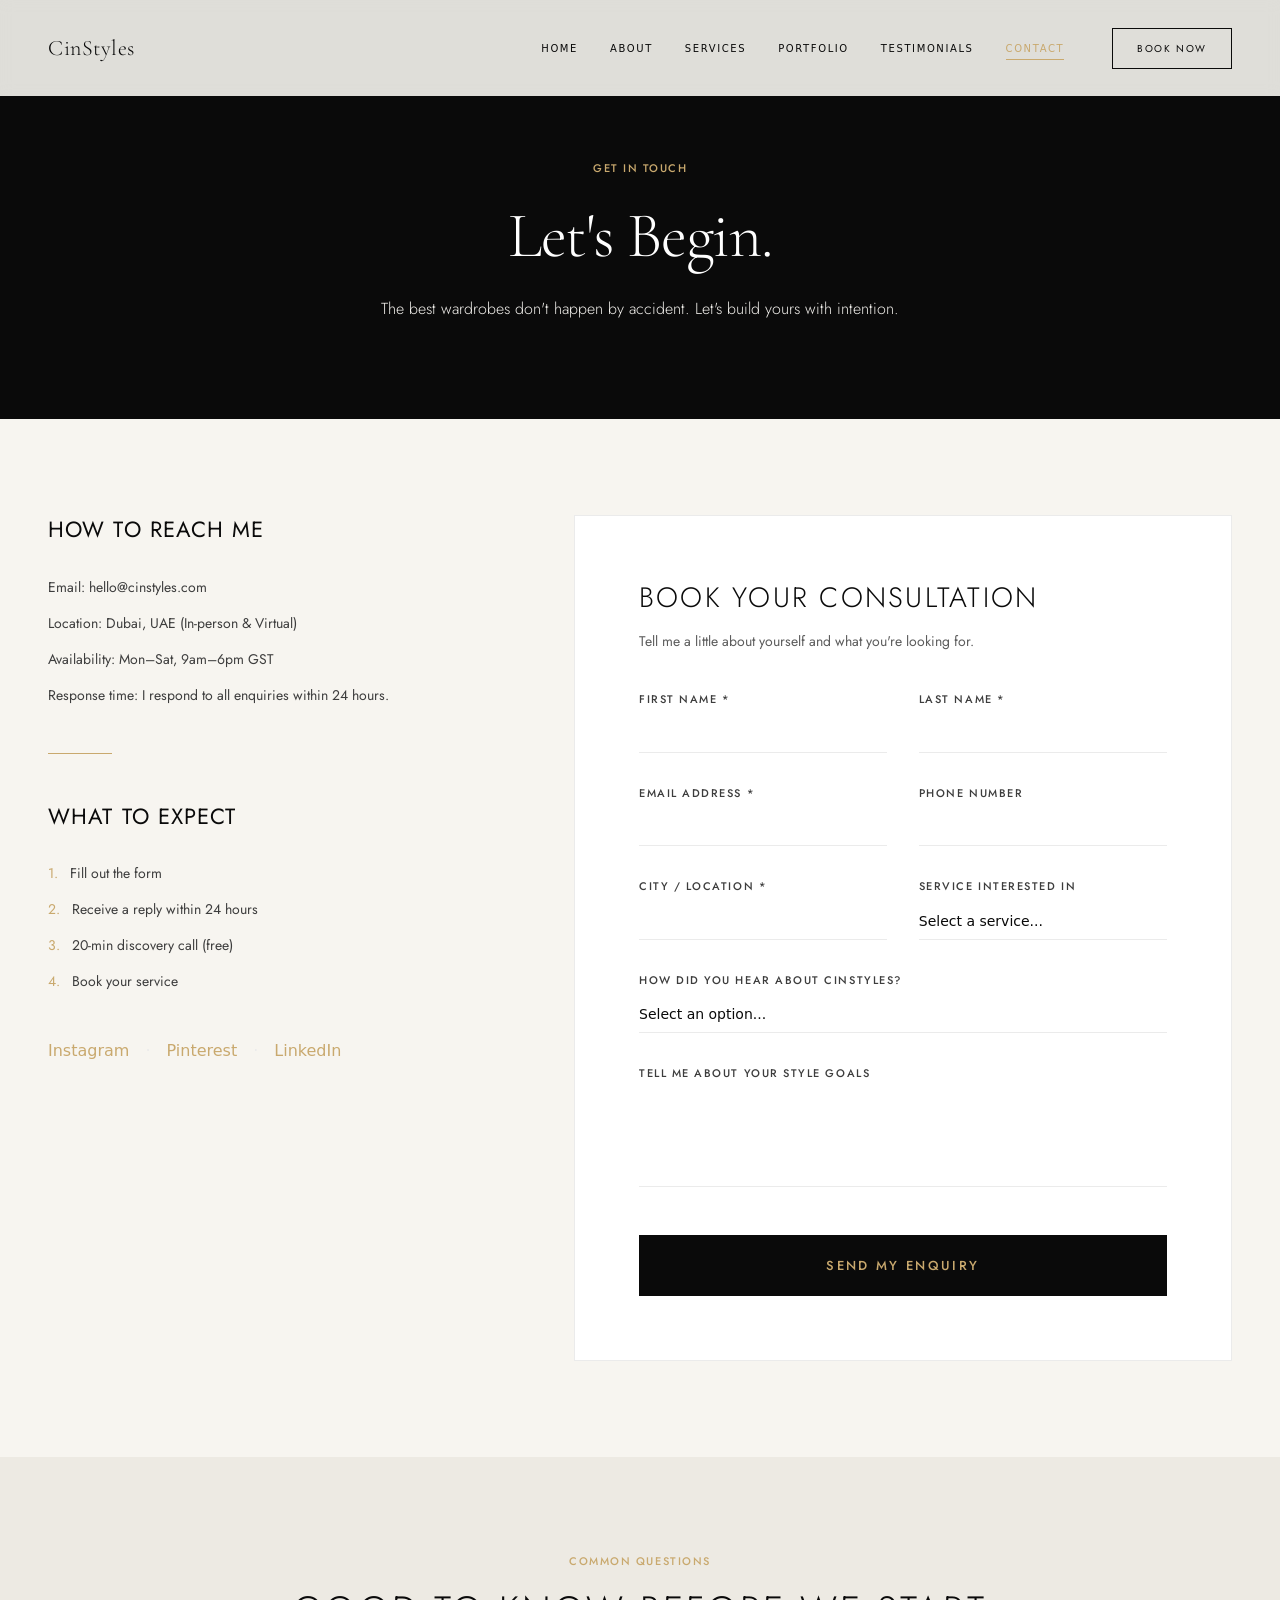
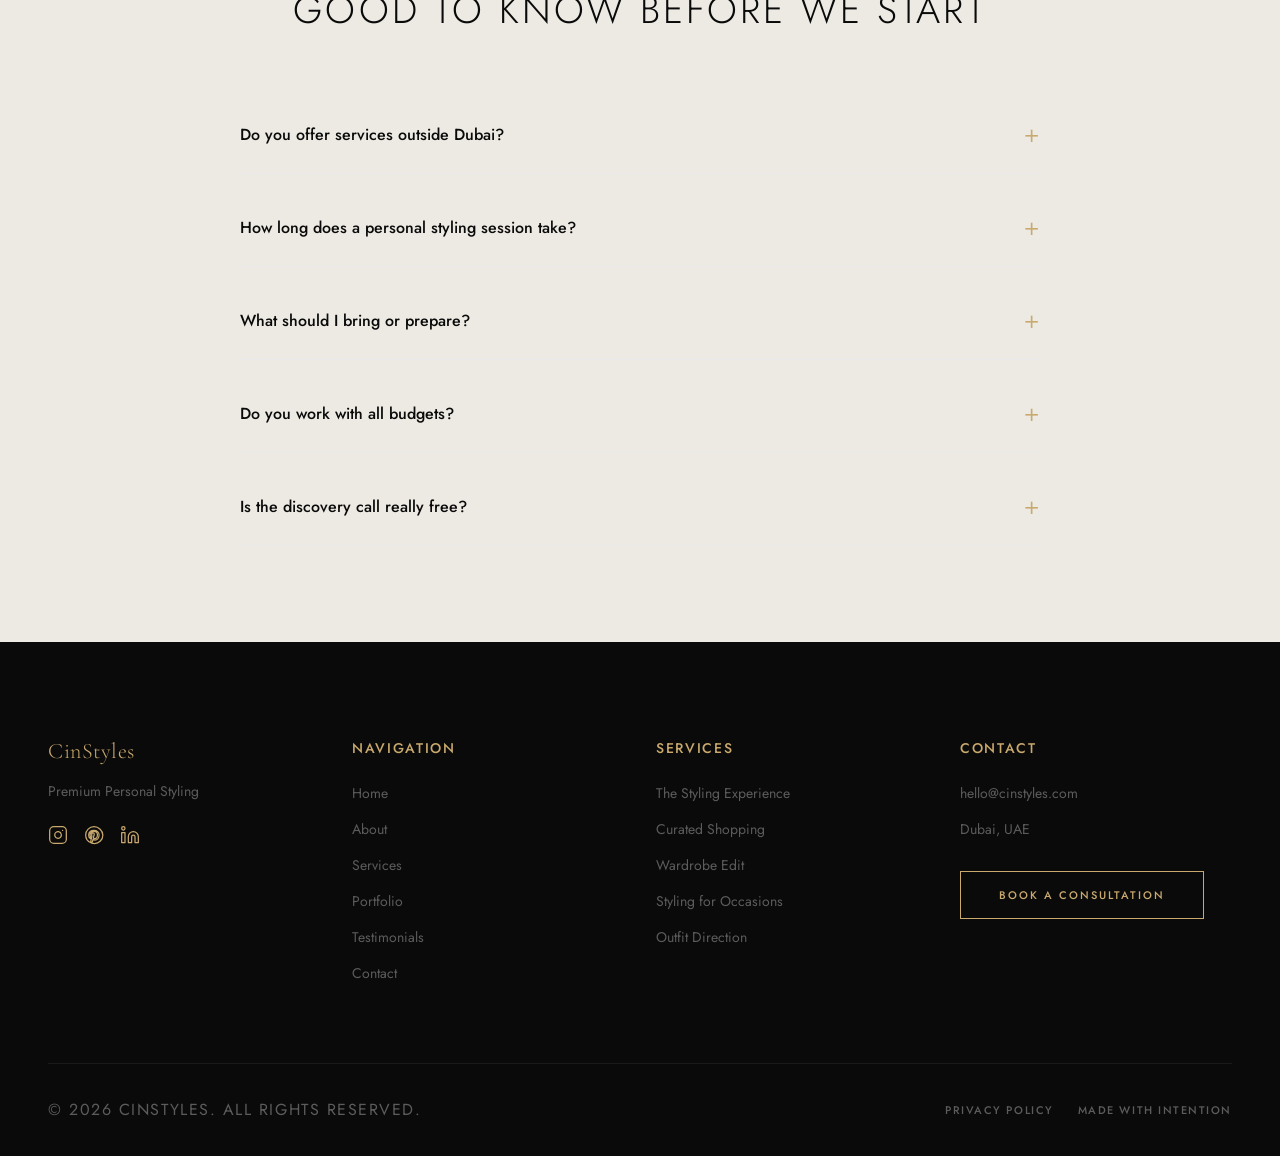
<file: contact004c.html>
<!DOCTYPE html><html lang="en">
<!-- Mirrored from cinstyles.vercel.app/contact?service=styling-experience by HTTrack Website Copier/3.x [XR&CO'2014], Mon, 31 Aug 2026 15:17:04 GMT -->
<!-- Added by HTTrack --><meta http-equiv="content-type" content="text/html;charset=utf-8" /><!-- /Added by HTTrack -->
<head><meta charSet="utf-8"/><meta name="viewport" content="width=device-width, initial-scale=1"/><link rel="stylesheet" href="_next/static/chunks/0_i78mvit_rq_.css" data-precedence="next"/><link rel="preload" as="script" fetchPriority="low" href="_next/static/chunks/115dplafwys-z.js"/><script src="_next/static/chunks/0pqt_8bl3ukh4.js" async=""></script><script src="_next/static/chunks/16rx_2u698dam.js" async=""></script><script src="_next/static/chunks/0257pdz1-imal.js" async=""></script><script src="_next/static/chunks/turbopack-15r14ycuqi8st.js" async=""></script><script src="_next/static/chunks/0n4mc3q0q8t0a.js" async=""></script><script src="_next/static/chunks/035_uo2z0l6ch.js" async=""></script><script src="_next/static/chunks/0d3shmwh5_nmn.js" async=""></script><script src="_next/static/chunks/0lh6gp1qm5pzk.js" async=""></script><link rel="preload" href="https://fonts.googleapis.com/css2?family=Cormorant+Garamond:ital,wght@0,300;0,400;0,500;1,300;1,400&amp;family=Jost:wght@300;400;500&amp;display=swap" as="style"/><link rel="preconnect" href="https://fonts.googleapis.com/"/><link rel="preconnect" href="https://fonts.gstatic.com/" crossorigin="anonymous"/><title>CinStyles | Premium Personal Fashion Stylist</title><meta name="description" content="CinStyles is a luxury personal fashion styling service that transforms your wardrobe and elevates your personal presence. Book a consultation today."/><link rel="icon" href="faviconbcf9.ico?favicon.0x3dzn~oxb6tn.ico" sizes="256x256" type="image/x-icon"/><link href="https://fonts.googleapis.com/css2?family=Cormorant+Garamond:ital,wght@0,300;0,400;0,500;1,300;1,400&amp;family=Jost:wght@300;400;500&amp;display=swap" rel="stylesheet"/><script src="_next/static/chunks/03_yq9q893hmn.js" noModule=""></script></head><body class="antialiased min-h-screen flex flex-col"><div hidden=""><!--$--><!--/$--></div><header class="fixed top-0 left-0 w-full z-50 transition-all duration-300 bg-[var(--color-ivory)]/90 backdrop-blur-sm"><div class="max-w-[1400px] mx-auto px-6 lg:px-12 h-24 flex items-center justify-between"><a class="text-[var(--color-ink)] font-cormorant font-light text-[22px] tracking-wide relative z-[60] transition-colors duration-300" href="index.html">CinStyles</a><nav class="hidden md:flex items-center space-x-8"><a class="text-[10px] uppercase tracking-[0.16em] font-medium transition-colors duration-300 relative group text-[var(--color-ink)] hover:text-[var(--color-gold)]" href="index.html">Home<span class="absolute left-0 bottom-[-4px] h-[1px] bg-[var(--color-gold)] transition-all duration-300 w-0 group-hover:w-full"></span></a><a class="text-[10px] uppercase tracking-[0.16em] font-medium transition-colors duration-300 relative group text-[var(--color-ink)] hover:text-[var(--color-gold)]" href="about.html">About<span class="absolute left-0 bottom-[-4px] h-[1px] bg-[var(--color-gold)] transition-all duration-300 w-0 group-hover:w-full"></span></a><a class="text-[10px] uppercase tracking-[0.16em] font-medium transition-colors duration-300 relative group text-[var(--color-ink)] hover:text-[var(--color-gold)]" href="services.html">Services<span class="absolute left-0 bottom-[-4px] h-[1px] bg-[var(--color-gold)] transition-all duration-300 w-0 group-hover:w-full"></span></a><a class="text-[10px] uppercase tracking-[0.16em] font-medium transition-colors duration-300 relative group text-[var(--color-ink)] hover:text-[var(--color-gold)]" href="portfolio.html">Portfolio<span class="absolute left-0 bottom-[-4px] h-[1px] bg-[var(--color-gold)] transition-all duration-300 w-0 group-hover:w-full"></span></a><a class="text-[10px] uppercase tracking-[0.16em] font-medium transition-colors duration-300 relative group text-[var(--color-ink)] hover:text-[var(--color-gold)]" href="testimonials.html">Testimonials<span class="absolute left-0 bottom-[-4px] h-[1px] bg-[var(--color-gold)] transition-all duration-300 w-0 group-hover:w-full"></span></a><a class="text-[10px] uppercase tracking-[0.16em] font-medium transition-colors duration-300 relative group text-[var(--color-gold)]" href="contact.html">Contact<span class="absolute left-0 bottom-[-4px] h-[1px] bg-[var(--color-gold)] transition-all duration-300 w-full"></span></a><a class="ml-4" href="contact.html"><button class="px-6 py-3 font-jost text-[10px] uppercase tracking-[0.16em] transition-colors duration-300 border bg-transparent text-[var(--color-ink)] border-[var(--color-ink)] hover:bg-[var(--color-ink)] hover:text-[var(--color-ivory)]">Book Now</button></a></nav><button class="md:hidden text-[var(--color-ink)] relative z-[60] p-2 transition-colors duration-300" aria-label="Toggle Menu"><div class="w-6 h-[1px] bg-current mb-1.5 transition-transform origin-center" style="transform:none"></div><div class="w-6 h-[1px] bg-current transition-opacity" style="opacity:1"></div><div class="w-6 h-[1px] bg-current mt-1.5 transition-transform origin-center" style="transform:none"></div></button></div></header><main class="flex-grow"><div class="flex flex-col w-full bg-[var(--color-ivory)]"><section data-nav-theme="dark" class="w-full pt-40 pb-24 px-6 bg-[var(--color-ink)] flex flex-col items-center text-center"><span class="eyebrow block mb-6 text-[var(--color-gold)]" style="opacity:0;transform:translateY(20px)">Get in Touch</span><h1 class="text-white mb-6" style="opacity:0;transform:translateY(20px)">Let&#x27;s Begin.</h1><p class="text-[var(--color-mist)] font-light max-w-xl" style="opacity:0;transform:translateY(20px)">The best wardrobes don&#x27;t happen by accident. Let&#x27;s build yours with intention.</p></section><section data-nav-theme="light" class="py-24 px-6 lg:px-12 bg-[var(--color-ivory)]"><div class="max-w-[1400px] mx-auto flex flex-col lg:flex-row gap-16 lg:gap-24"><div class="w-full lg:w-[40%]" style="opacity:0;transform:translateX(-30px)"><h3 class="mb-8 text-[var(--color-ink)]">How to Reach Me</h3><ul class="space-y-4 font-jost text-sm text-[#3D3D3D] mb-12"><li>Email: hello@cinstyles.com</li><li>Location: Dubai, UAE (In-person &amp; Virtual)</li><li>Availability: Mon–Sat, 9am–6pm GST</li><li>Response time: I respond to all enquiries within 24 hours.</li></ul><div class="w-16 h-[1px] bg-[var(--color-gold)] mb-12"></div><h3 class="mb-8 text-[var(--color-ink)]">What to Expect</h3><ol class="space-y-4 font-jost text-sm text-[#3D3D3D] mb-12 list-none pl-0"><li><span class="text-[var(--color-gold)] mr-2">1.</span> Fill out the form</li><li><span class="text-[var(--color-gold)] mr-2">2.</span> Receive a reply within 24 hours</li><li><span class="text-[var(--color-gold)] mr-2">3.</span> 20-min discovery call (free)</li><li><span class="text-[var(--color-gold)] mr-2">4.</span> Book your service</li></ol><div class="flex space-x-4"><a href="#" class="text-[var(--color-gold)] hover:text-[var(--color-ink)] transition-colors">Instagram</a><span class="text-[var(--color-ash)]">·</span><a href="#" class="text-[var(--color-gold)] hover:text-[var(--color-ink)] transition-colors">Pinterest</a><span class="text-[var(--color-ash)]">·</span><a href="#" class="text-[var(--color-gold)] hover:text-[var(--color-ink)] transition-colors">LinkedIn</a></div></div><div class="w-full lg:w-[60%] bg-[var(--color-white)] p-8 lg:p-16 border-[0.5px] border-[var(--color-ash)] relative" style="opacity:0;transform:translateY(30px)"><div class="mb-10"><h2 class="mb-4 text-[28px] text-[var(--color-ink)]">Book Your Consultation</h2><p class="text-sm text-[#5C5C5C]">Tell me a little about yourself and what you&#x27;re looking for.</p></div><form class="space-y-8"><div class="grid grid-cols-1 md:grid-cols-2 gap-8"><div class="flex flex-col relative group"><label class="caption text-[#3D3D3D] mb-2">First Name *</label><input required="" type="text" class="bg-transparent border-0 border-b border-[var(--color-ash)] py-2 text-sm text-[var(--color-ink)] focus:ring-0 focus:outline-none focus:border-[var(--color-gold)] transition-colors w-full"/></div><div class="flex flex-col relative group"><label class="caption text-[#3D3D3D] mb-2">Last Name *</label><input required="" type="text" class="bg-transparent border-0 border-b border-[var(--color-ash)] py-2 text-sm text-[var(--color-ink)] focus:ring-0 focus:outline-none focus:border-[var(--color-gold)] transition-colors w-full"/></div></div><div class="grid grid-cols-1 md:grid-cols-2 gap-8"><div class="flex flex-col relative group"><label class="caption text-[#3D3D3D] mb-2">Email Address *</label><input required="" type="email" class="bg-transparent border-0 border-b border-[var(--color-ash)] py-2 text-sm text-[var(--color-ink)] focus:ring-0 focus:outline-none focus:border-[var(--color-gold)] transition-colors w-full"/></div><div class="flex flex-col relative group"><label class="caption text-[#3D3D3D] mb-2">Phone Number</label><input type="tel" class="bg-transparent border-0 border-b border-[var(--color-ash)] py-2 text-sm text-[var(--color-ink)] focus:ring-0 focus:outline-none focus:border-[var(--color-gold)] transition-colors w-full"/></div></div><div class="grid grid-cols-1 md:grid-cols-2 gap-8"><div class="flex flex-col relative group"><label class="caption text-[#3D3D3D] mb-2">City / Location *</label><input required="" type="text" class="bg-transparent border-0 border-b border-[var(--color-ash)] py-2 text-sm text-[var(--color-ink)] focus:ring-0 focus:outline-none focus:border-[var(--color-gold)] transition-colors w-full"/></div><div class="flex flex-col relative group"><label class="caption text-[#3D3D3D] mb-2">Service Interested In</label><select class="bg-transparent border-0 border-b border-[var(--color-ash)] py-2 text-sm text-[var(--color-ink)] focus:ring-0 focus:outline-none focus:border-[var(--color-gold)] transition-colors w-full appearance-none rounded-none"><option value="">Select a service...</option><option value="The Styling Experience — Signature">The Styling Experience — Signature ($500)</option><option value="Wardrobe Edit">Wardrobe Edit ($300)</option><option value="Curated Shopping">Curated Shopping ($250)</option><option value="Styling for Occasions">Styling for Occasions ($220)</option><option value="Outfit Direction">Outfit Direction ($150)</option></select></div></div><div class="flex flex-col relative group"><label class="caption text-[#3D3D3D] mb-2">How did you hear about CinStyles?</label><select class="bg-transparent border-0 border-b border-[var(--color-ash)] py-2 text-sm text-[var(--color-ink)] focus:ring-0 focus:outline-none focus:border-[var(--color-gold)] transition-colors w-full appearance-none rounded-none"><option value="">Select an option...</option><option value="Instagram">Instagram</option><option value="Referral">Referral</option><option value="Google">Google</option><option value="Other">Other</option></select></div><div class="flex flex-col relative group"><label class="caption text-[#3D3D3D] mb-2">Tell me about your style goals</label><textarea rows="4" class="bg-transparent border-0 border-b border-[var(--color-ash)] py-2 text-sm text-[var(--color-ink)] focus:ring-0 focus:outline-none focus:border-[var(--color-gold)] transition-colors w-full resize-none"></textarea></div><button class="btn-primary w-full mt-4 py-5 text-[13px]" type="submit">Send My Enquiry</button></form></div></div></section><section data-nav-theme="light" class="py-24 px-6 lg:px-12 bg-[var(--color-ivory-deep)]"><div class="max-w-[800px] mx-auto"><div class="text-center mb-16" style="opacity:0;transform:translateY(30px)"><span class="eyebrow block mb-4">Common Questions</span><h2 class="text-[var(--color-ink)]">Good to Know Before We Start</h2></div><div class="space-y-4" style="opacity:0;transform:translateY(30px)"><div class="border-b border-[var(--color-ash)] transition-colors duration-300"><button class="w-full flex items-center justify-between py-6 text-left"><span class="font-jost font-medium text-[var(--color-ink)] pr-8">Do you offer services outside Dubai?</span><span class="text-[var(--color-gold)] text-xl font-light">+</span></button></div><div class="border-b border-[var(--color-ash)] transition-colors duration-300"><button class="w-full flex items-center justify-between py-6 text-left"><span class="font-jost font-medium text-[var(--color-ink)] pr-8">How long does a personal styling session take?</span><span class="text-[var(--color-gold)] text-xl font-light">+</span></button></div><div class="border-b border-[var(--color-ash)] transition-colors duration-300"><button class="w-full flex items-center justify-between py-6 text-left"><span class="font-jost font-medium text-[var(--color-ink)] pr-8">What should I bring or prepare?</span><span class="text-[var(--color-gold)] text-xl font-light">+</span></button></div><div class="border-b border-[var(--color-ash)] transition-colors duration-300"><button class="w-full flex items-center justify-between py-6 text-left"><span class="font-jost font-medium text-[var(--color-ink)] pr-8">Do you work with all budgets?</span><span class="text-[var(--color-gold)] text-xl font-light">+</span></button></div><div class="border-b border-[var(--color-ash)] transition-colors duration-300"><button class="w-full flex items-center justify-between py-6 text-left"><span class="font-jost font-medium text-[var(--color-ink)] pr-8">Is the discovery call really free?</span><span class="text-[var(--color-gold)] text-xl font-light">+</span></button></div></div></div></section></div><!--$--><!--/$--></main><footer class="bg-[var(--color-ink)] text-white pt-24 pb-8"><div class="max-w-[1400px] mx-auto px-6 lg:px-12"><div class="grid grid-cols-1 md:grid-cols-2 lg:grid-cols-4 gap-12 lg:gap-8 mb-20"><div><h2 class="text-[var(--color-gold)] font-cormorant font-light text-[22px] tracking-wide mb-4 normal-case">CinStyles</h2><p class="text-[var(--color-graphite)] font-jost text-sm mb-6">Premium Personal Styling</p><div class="flex space-x-4"><a href="#" class="text-[var(--color-gold)] hover:text-white transition-colors" aria-label="Instagram"><svg width="20" height="20" viewBox="0 0 24 24" fill="none" stroke="currentColor" stroke-width="1.5" stroke-linecap="round" stroke-linejoin="round"><rect x="2" y="2" width="20" height="20" rx="5" ry="5"></rect><path d="M16 11.37A4 4 0 1 1 12.63 8 4 4 0 0 1 16 11.37z"></path><line x1="17.5" y1="6.5" x2="17.51" y2="6.5"></line></svg></a><a href="#" class="text-[var(--color-gold)] hover:text-white transition-colors" aria-label="Pinterest"><svg width="20" height="20" viewBox="0 0 24 24" fill="none" stroke="currentColor" stroke-width="1.5" stroke-linecap="round" stroke-linejoin="round"><path d="M12 2C6.5 2 2 6.5 2 12c0 4.2 2.6 7.8 6.3 9.3-.1-.8-.1-2.1.0-2.9.2-1 1.2-4.9 1.2-4.9s-.3-.6-.3-1.5c0-1.4.8-2.5 1.8-2.5.9 0 1.3.7 1.3 1.5 0 .9-.6 2.3-.9 3.5-.3 1 .5 1.8 1.5 1.8 1.8 0 3.2-1.9 3.2-4.6 0-2.4-1.7-4.1-4.2-4.1-2.9 0-4.6 2.2-4.6 4.4 0 .9.3 1.8.8 2.4.1.1.1.2.1.3-.1.4-.3 1.1-.3 1.3 0 .1-.1.2-.3.1-1.2-.6-2-2.4-2-3.8 0-3.1 2.2-5.9 6.5-5.9 3.4 0 6 2.4 6 5.5 0 3.4-2.1 6.1-5 6.1-1 0-1.9-.5-2.2-1.1l-.6 2.3c-.2.8-.8 1.9-1.2 2.5 1.1.3 2.2.5 3.5.5 5.5 0 10-4.5 10-10S17.5 2 12 2z"></path></svg></a><a href="#" class="text-[var(--color-gold)] hover:text-white transition-colors" aria-label="LinkedIn"><svg width="20" height="20" viewBox="0 0 24 24" fill="none" stroke="currentColor" stroke-width="1.5" stroke-linecap="round" stroke-linejoin="round"><path d="M16 8a6 6 0 0 1 6 6v7h-4v-7a2 2 0 0 0-2-2 2 2 0 0 0-2 2v7h-4v-7a6 6 0 0 1 6-6z"></path><rect x="2" y="9" width="4" height="12"></rect><circle cx="4" cy="4" r="2"></circle></svg></a></div></div><div><h4 class="text-[var(--color-gold)] mb-6">Navigation</h4><ul class="space-y-4 font-jost text-sm text-[var(--color-graphite)]"><li><a class="hover:text-white transition-colors" href="index.html">Home</a></li><li><a class="hover:text-white transition-colors" href="about.html">About</a></li><li><a class="hover:text-white transition-colors" href="services.html">Services</a></li><li><a class="hover:text-white transition-colors" href="portfolio.html">Portfolio</a></li><li><a class="hover:text-white transition-colors" href="testimonials.html">Testimonials</a></li><li><a class="hover:text-white transition-colors" href="contact.html">Contact</a></li></ul></div><div><h4 class="text-[var(--color-gold)] mb-6">Services</h4><ul class="space-y-4 font-jost text-sm text-[var(--color-graphite)]"><li><a class="hover:text-white transition-colors" href="services.html">The Styling Experience</a></li><li><a class="hover:text-white transition-colors" href="services.html">Curated Shopping</a></li><li><a class="hover:text-white transition-colors" href="services.html">Wardrobe Edit</a></li><li><a class="hover:text-white transition-colors" href="services.html">Styling for Occasions</a></li><li><a class="hover:text-white transition-colors" href="services.html">Outfit Direction</a></li></ul></div><div><h4 class="text-[var(--color-gold)] mb-6">Contact</h4><ul class="space-y-4 font-jost text-sm text-[var(--color-graphite)] mb-8"><li><a href="mailto:hello@cinstyles.com" class="hover:text-white transition-colors">hello@cinstyles.com</a></li><li>Dubai, UAE</li></ul><a class="btn-ghost" href="contact.html">Book a Consultation</a></div></div><div class="pt-8 border-t border-[var(--color-ink-warm)] flex flex-col md:flex-row justify-between items-center text-[var(--color-graphite)] caption"><p>© <!-- -->2026<!-- --> CinStyles. All rights reserved.</p><div class="flex space-x-6 mt-4 md:mt-0"><a class="hover:text-[var(--color-gold)] transition-colors" href="#">Privacy Policy</a><span>Made with intention</span></div></div></div></footer><script src="_next/static/chunks/115dplafwys-z.js" id="_R_" async=""></script><script>(self.__next_f=self.__next_f||[]).push([0])</script><script>self.__next_f.push([1,"1:\"$Sreact.fragment\"\n2:I[45678,[\"/_next/static/chunks/0n4mc3q0q8t0a.js\",\"/_next/static/chunks/035_uo2z0l6ch.js\",\"/_next/static/chunks/0d3shmwh5_nmn.js\"],\"default\"]\n3:I[39756,[\"/_next/static/chunks/0n4mc3q0q8t0a.js\",\"/_next/static/chunks/035_uo2z0l6ch.js\",\"/_next/static/chunks/0d3shmwh5_nmn.js\"],\"default\"]\n4:I[37457,[\"/_next/static/chunks/0n4mc3q0q8t0a.js\",\"/_next/static/chunks/035_uo2z0l6ch.js\",\"/_next/static/chunks/0d3shmwh5_nmn.js\"],\"default\"]\ne:I[68027,[\"/_next/static/chunks/0n4mc3q0q8t0a.js\",\"/_next/static/chunks/035_uo2z0l6ch.js\",\"/_next/static/chunks/0d3shmwh5_nmn.js\"],\"default\",1]\n:HL[\"/_next/static/chunks/0_i78mvit_rq~.css\",\"style\"]\n:HL[\"https://fonts.googleapis.com/css2?family=Cormorant+Garamond:ital,wght@0,300;0,400;0,500;1,300;1,400\u0026family=Jost:wght@300;400;500\u0026display=swap\",\"style\"]\n"])</script><script>self.__next_f.push([1,"0:{\"P\":null,\"c\":[\"\",\"contact\"],\"q\":\"\",\"i\":false,\"f\":[[[\"\",{\"children\":[\"contact\",{\"children\":[\"__PAGE__\",{}]}]},\"$undefined\",\"$undefined\",16],[[\"$\",\"$1\",\"c\",{\"children\":[[[\"$\",\"link\",\"0\",{\"rel\":\"stylesheet\",\"href\":\"/_next/static/chunks/0_i78mvit_rq~.css\",\"precedence\":\"next\",\"crossOrigin\":\"$undefined\",\"nonce\":\"$undefined\"}],[\"$\",\"script\",\"script-0\",{\"src\":\"/_next/static/chunks/0n4mc3q0q8t0a.js\",\"async\":true,\"nonce\":\"$undefined\"}],[\"$\",\"script\",\"script-1\",{\"src\":\"/_next/static/chunks/035_uo2z0l6ch.js\",\"async\":true,\"nonce\":\"$undefined\"}],[\"$\",\"script\",\"script-2\",{\"src\":\"/_next/static/chunks/0d3shmwh5_nmn.js\",\"async\":true,\"nonce\":\"$undefined\"}]],[\"$\",\"html\",null,{\"lang\":\"en\",\"children\":[[\"$\",\"head\",null,{\"children\":[[\"$\",\"link\",null,{\"rel\":\"preconnect\",\"href\":\"https://fonts.googleapis.com\"}],[\"$\",\"link\",null,{\"rel\":\"preconnect\",\"href\":\"https://fonts.gstatic.com/\",\"crossOrigin\":\"anonymous\"}],[\"$\",\"link\",null,{\"href\":\"https://fonts.googleapis.com/css2?family=Cormorant+Garamond:ital,wght@0,300;0,400;0,500;1,300;1,400\u0026family=Jost:wght@300;400;500\u0026display=swap\",\"rel\":\"stylesheet\"}]]}],[\"$\",\"body\",null,{\"className\":\"antialiased min-h-screen flex flex-col\",\"children\":[[\"$\",\"$L2\",null,{}],[\"$\",\"main\",null,{\"className\":\"flex-grow\",\"children\":[\"$\",\"$L3\",null,{\"parallelRouterKey\":\"children\",\"error\":\"$undefined\",\"errorStyles\":\"$undefined\",\"errorScripts\":\"$undefined\",\"template\":[\"$\",\"$L4\",null,{}],\"templateStyles\":\"$undefined\",\"templateScripts\":\"$undefined\",\"notFound\":[[[\"$\",\"title\",null,{\"children\":\"404: This page could not be found.\"}],[\"$\",\"div\",null,{\"style\":{\"fontFamily\":\"system-ui,\\\"Segoe UI\\\",Roboto,Helvetica,Arial,sans-serif,\\\"Apple Color Emoji\\\",\\\"Segoe UI Emoji\\\"\",\"height\":\"100vh\",\"textAlign\":\"center\",\"display\":\"flex\",\"flexDirection\":\"column\",\"alignItems\":\"center\",\"justifyContent\":\"center\"},\"children\":[\"$\",\"div\",null,{\"children\":[[\"$\",\"style\",null,{\"dangerouslySetInnerHTML\":{\"__html\":\"body{color:#000;background:#fff;margin:0}.next-error-h1{border-right:1px solid rgba(0,0,0,.3)}@media (prefers-color-scheme:dark){body{color:#fff;background:#000}.next-error-h1{border-right:1px solid rgba(255,255,255,.3)}}\"}}],[\"$\",\"h1\",null,{\"className\":\"next-error-h1\",\"style\":{\"display\":\"inline-block\",\"margin\":\"0 20px 0 0\",\"padding\":\"0 23px 0 0\",\"fontSize\":24,\"fontWeight\":500,\"verticalAlign\":\"top\",\"lineHeight\":\"49px\"},\"children\":404}],[\"$\",\"div\",null,{\"style\":{\"display\":\"inline-block\"},\"children\":[\"$\",\"h2\",null,{\"style\":{\"fontSize\":14,\"fontWeight\":400,\"lineHeight\":\"49px\",\"margin\":0},\"children\":\"This page could not be found.\"}]}]]}]}]],[]],\"forbidden\":\"$undefined\",\"unauthorized\":\"$undefined\"}]}],[\"$\",\"footer\",null,{\"className\":\"bg-[var(--color-ink)] text-white pt-24 pb-8\",\"children\":[\"$\",\"div\",null,{\"className\":\"max-w-[1400px] mx-auto px-6 lg:px-12\",\"children\":[[\"$\",\"div\",null,{\"className\":\"grid grid-cols-1 md:grid-cols-2 lg:grid-cols-4 gap-12 lg:gap-8 mb-20\",\"children\":[[\"$\",\"div\",null,{\"children\":[[\"$\",\"h2\",null,{\"className\":\"text-[var(--color-gold)] font-cormorant font-light text-[22px] tracking-wide mb-4 normal-case\",\"children\":\"CinStyles\"}],[\"$\",\"p\",null,{\"className\":\"text-[var(--color-graphite)] font-jost text-sm mb-6\",\"children\":\"Premium Personal Styling\"}],[\"$\",\"div\",null,{\"className\":\"flex space-x-4\",\"children\":[[\"$\",\"a\",null,{\"href\":\"#\",\"className\":\"text-[var(--color-gold)] hover:text-white transition-colors\",\"aria-label\":\"Instagram\",\"children\":[\"$\",\"svg\",null,{\"width\":\"20\",\"height\":\"20\",\"viewBox\":\"0 0 24 24\",\"fill\":\"none\",\"stroke\":\"currentColor\",\"strokeWidth\":\"1.5\",\"strokeLinecap\":\"round\",\"strokeLinejoin\":\"round\",\"children\":[[\"$\",\"rect\",null,{\"x\":\"2\",\"y\":\"2\",\"width\":\"20\",\"height\":\"20\",\"rx\":\"5\",\"ry\":\"5\"}],[\"$\",\"path\",null,{\"d\":\"M16 11.37A4 4 0 1 1 12.63 8 4 4 0 0 1 16 11.37z\"}],[\"$\",\"line\",null,{\"x1\":\"17.5\",\"y1\":\"6.5\",\"x2\":\"17.51\",\"y2\":\"6.5\"}]]}]}],[\"$\",\"a\",null,{\"href\":\"#\",\"className\":\"text-[var(--color-gold)] hover:text-white transition-colors\",\"aria-label\":\"Pinterest\",\"children\":[\"$\",\"svg\",null,{\"width\":\"20\",\"height\":\"20\",\"viewBox\":\"0 0 24 24\",\"fill\":\"none\",\"stroke\":\"currentColor\",\"strokeWidth\":\"1.5\",\"strokeLinecap\":\"round\",\"strokeLinejoin\":\"round\",\"children\":[\"$\",\"path\",null,{\"d\":\"M12 2C6.5 2 2 6.5 2 12c0 4.2 2.6 7.8 6.3 9.3-.1-.8-.1-2.1.0-2.9.2-1 1.2-4.9 1.2-4.9s-.3-.6-.3-1.5c0-1.4.8-2.5 1.8-2.5.9 0 1.3.7 1.3 1.5 0 .9-.6 2.3-.9 3.5-.3 1 .5 1.8 1.5 1.8 1.8 0 3.2-1.9 3.2-4.6 0-2.4-1.7-4.1-4.2-4.1-2.9 0-4.6 2.2-4.6 4.4 0 .9.3 1.8.8 2.4.1.1.1.2.1.3-.1.4-.3 1.1-.3 1.3 0 .1-.1.2-.3.1-1.2-.6-2-2.4-2-3.8 0-3.1 2.2-5.9 6.5-5.9 3.4 0 6 2.4 6 5.5 0 3.4-2.1 6.1-5 6.1-1 0-1.9-.5-2.2-1.1l-.6 2.3c-.2.8-.8 1.9-1.2 2.5 1.1.3 2.2.5 3.5.5 5.5 0 10-4.5 10-10S17.5 2 12 2z\"}]}]}],\"$L5\"]}]]}],\"$L6\",\"$L7\",\"$L8\"]}],\"$L9\"]}]}]]}]]}]]}],{\"children\":[\"$La\",{\"children\":[\"$Lb\",{},null,false,null]},null,false,\"$@c\"]},null,false,null],\"$Ld\",false]],\"m\":\"$undefined\",\"G\":[\"$e\",[\"$Lf\"]],\"S\":true,\"h\":null,\"s\":\"$undefined\",\"l\":\"$undefined\",\"p\":\"$undefined\",\"d\":\"$undefined\",\"b\":\"Ztx0J5TNE165A_HdoPvQA\"}\n"])</script><script>self.__next_f.push([1,"10:I[22016,[\"/_next/static/chunks/0n4mc3q0q8t0a.js\",\"/_next/static/chunks/035_uo2z0l6ch.js\",\"/_next/static/chunks/0d3shmwh5_nmn.js\"],\"\"]\n11:I[47257,[\"/_next/static/chunks/0n4mc3q0q8t0a.js\",\"/_next/static/chunks/035_uo2z0l6ch.js\",\"/_next/static/chunks/0d3shmwh5_nmn.js\"],\"ClientPageRoot\"]\n12:I[78299,[\"/_next/static/chunks/0n4mc3q0q8t0a.js\",\"/_next/static/chunks/035_uo2z0l6ch.js\",\"/_next/static/chunks/0d3shmwh5_nmn.js\",\"/_next/static/chunks/0lh6gp1qm5pzk.js\"],\"default\"]\n15:I[97367,[\"/_next/static/chunks/0n4mc3q0q8t0a.js\",\"/_next/static/chunks/035_uo2z0l6ch.js\",\"/_next/static/chunks/0d3shmwh5_nmn.js\"],\"OutletBoundary\"]\n16:\"$Sreact.suspense\"\n19:I[97367,[\"/_next/static/chunks/0n4mc3q0q8t0a.js\",\"/_next/static/chunks/035_uo2z0l6ch.js\",\"/_next/static/chunks/0d3shmwh5_nmn.js\"],\"ViewportBoundary\"]\n1b:I[97367,[\"/_next/static/chunks/0n4mc3q0q8t0a.js\",\"/_next/static/chunks/035_uo2z0l6ch.js\",\"/_next/static/chunks/0d3shmwh5_nmn.js\"],\"MetadataBoundary\"]\n5:[\"$\",\"a\",null,{\"href\":\"#\",\"className\":\"text-[var(--color-gold)] hover:text-white transition-colors\",\"aria-label\":\"LinkedIn\",\"children\":[\"$\",\"svg\",null,{\"width\":\"20\",\"height\":\"20\",\"viewBox\":\"0 0 24 24\",\"fill\":\"none\",\"stroke\":\"currentColor\",\"strokeWidth\":\"1.5\",\"strokeLinecap\":\"round\",\"strokeLinejoin\":\"round\",\"children\":[[\"$\",\"path\",null,{\"d\":\"M16 8a6 6 0 0 1 6 6v7h-4v-7a2 2 0 0 0-2-2 2 2 0 0 0-2 2v7h-4v-7a6 6 0 0 1 6-6z\"}],[\"$\",\"rect\",null,{\"x\":\"2\",\"y\":\"9\",\"width\":\"4\",\"height\":\"12\"}],[\"$\",\"circle\",null,{\"cx\":\"4\",\"cy\":\"4\",\"r\":\"2\"}]]}]}]\n6:[\"$\",\"div\",null,{\"children\":[[\"$\",\"h4\",null,{\"className\":\"text-[var(--color-gold)] mb-6\",\"children\":\"Navigation\"}],[\"$\",\"ul\",null,{\"className\":\"space-y-4 font-jost text-sm text-[var(--color-graphite)]\",\"children\":[[\"$\",\"li\",null,{\"children\":[\"$\",\"$L10\",null,{\"href\":\"/\",\"className\":\"hover:text-white transition-colors\",\"children\":\"Home\"}]}],[\"$\",\"li\",null,{\"children\":[\"$\",\"$L10\",null,{\"href\":\"/about\",\"className\":\"hover:text-white transition-colors\",\"children\":\"About\"}]}],[\"$\",\"li\",null,{\"children\":[\"$\",\"$L10\",null,{\"href\":\"/services\",\"className\":\"hover:text-white transition-colors\",\"children\":\"Services\"}]}],[\"$\",\"li\",null,{\"children\":[\"$\",\"$L10\",null,{\"href\":\"/portfolio\",\"className\":\"hover:text-white transition-colors\",\"children\":\"Portfolio\"}]}],[\"$\",\"li\",null,{\"children\":[\"$\",\"$L10\",null,{\"href\":\"/testimonials\",\"className\":\"hover:text-white transition-colors\",\"children\":\"Testimonials\"}]}],[\"$\",\"li\",null,{\"children\":[\"$\",\"$L10\",null,{\"href\":\"/contact\",\"className\":\"hover:text-white transition-colors\",\"children\":\"Contact\"}]}]]}]]}]\n7:[\"$\",\"div\",null,{\"children\":[[\"$\",\"h4\",null,{\"className\":\"text-[var(--color-gold)] mb-6\",\"children\":\"Services\"}],[\"$\",\"ul\",null,{\"className\":\"space-y-4 font-jost text-sm text-[var(--color-graphite)]\",\"children\":[[\"$\",\"li\",null,{\"children\":[\"$\",\"$L10\",null,{\"href\":\"/services\",\"className\":\"hover:text-white transition-colors\",\"children\":\"The Styling Experience\"}]}],[\"$\",\"li\",null,{\"children\":[\"$\",\"$L10\",null,{\"href\":\"/services\",\"className\":\"hover:text-white transition-colors\",\"children\":\"Curated Shopping\"}]}],[\"$\",\"li\",null,{\"children\":[\"$\",\"$L10\",null,{\"href\":\"/services\",\"className\":\"hover:text-white transition-colors\",\"children\":\"Wardrobe Edit\"}]}],[\"$\",\"li\",null,{\"children\":[\"$\",\"$L10\",null,{\"href\":\"/services\",\"className\":\"hover:text-white transition-colors\",\"children\":\"Styling for Occasions\"}]}],[\"$\",\"li\",null,{\"children\":[\"$\",\"$L10\",null,{\"href\":\"/services\",\"className\":\"hover:text-white transition-colors\",\"children\":\"Outfit Direction\"}]}]]}]]}]\n8:[\"$\",\"div\",null,{\"children\":[[\"$\",\"h4\",null,{\"className\":\"text-[var(--color-gold)] mb-6\",\"children\":\"Contact\"}],[\"$\",\"ul\",null,{\"className\":\"space-y-4 font-jost text-sm text-[var(--color-graphite)] mb-8\",\"children\":[[\"$\",\"li\",null,{\"children\":[\"$\",\"a\",null,{\"href\":\"mailto:hello@cinstyles.com\",\"className\":\"hover:text-white transition-colors\",\"children\":\"hello@cinstyles.com\"}]}],[\"$\",\"li\",null,{\"children\":\"Dubai, UAE\"}]]}],[\"$\",\"$L10\",null,{\"href\":\"/contact\",\"className\":\"btn-ghost\",\"children\":\"Book a Consultation\"}]]}]\n9:[\"$\",\"div\",null,{\"className\":\"pt-8 border-t border-[var(--color-ink"])</script><script>self.__next_f.push([1,"-warm)] flex flex-col md:flex-row justify-between items-center text-[var(--color-graphite)] caption\",\"children\":[[\"$\",\"p\",null,{\"children\":[\"© \",2026,\" CinStyles. All rights reserved.\"]}],[\"$\",\"div\",null,{\"className\":\"flex space-x-6 mt-4 md:mt-0\",\"children\":[[\"$\",\"$L10\",null,{\"href\":\"#\",\"className\":\"hover:text-[var(--color-gold)] transition-colors\",\"children\":\"Privacy Policy\"}],[\"$\",\"span\",null,{\"children\":\"Made with intention\"}]]}]]}]\na:[\"$\",\"$1\",\"c\",{\"children\":[null,[\"$\",\"$L3\",null,{\"parallelRouterKey\":\"children\",\"error\":\"$undefined\",\"errorStyles\":\"$undefined\",\"errorScripts\":\"$undefined\",\"template\":[\"$\",\"$L4\",null,{}],\"templateStyles\":\"$undefined\",\"templateScripts\":\"$undefined\",\"notFound\":\"$undefined\",\"forbidden\":\"$undefined\",\"unauthorized\":\"$undefined\"}]]}]\nb:[\"$\",\"$1\",\"c\",{\"children\":[[\"$\",\"$L11\",null,{\"Component\":\"$12\",\"serverProvidedParams\":{\"searchParams\":{},\"params\":{},\"promises\":[\"$@13\",\"$@14\"]}}],[[\"$\",\"script\",\"script-0\",{\"src\":\"/_next/static/chunks/0lh6gp1qm5pzk.js\",\"async\":true,\"nonce\":\"$undefined\"}]],[\"$\",\"$L15\",null,{\"children\":[\"$\",\"$16\",null,{\"name\":\"Next.MetadataOutlet\",\"children\":\"$@17\"}]}]]}]\n18:[]\nc:\"$W18\"\nd:[\"$\",\"$1\",\"h\",{\"children\":[null,[\"$\",\"$L19\",null,{\"children\":\"$L1a\"}],[\"$\",\"div\",null,{\"hidden\":true,\"children\":[\"$\",\"$L1b\",null,{\"children\":[\"$\",\"$16\",null,{\"name\":\"Next.Metadata\",\"children\":\"$L1c\"}]}]}],null]}]\nf:[\"$\",\"link\",\"0\",{\"rel\":\"stylesheet\",\"href\":\"/_next/static/chunks/0_i78mvit_rq~.css\",\"precedence\":\"next\",\"crossOrigin\":\"$undefined\",\"nonce\":\"$undefined\"}]\n"])</script><script>self.__next_f.push([1,"13:{}\n14:\"$b:props:children:0:props:serverProvidedParams:params\"\n"])</script><script>self.__next_f.push([1,"1a:[[\"$\",\"meta\",\"0\",{\"charSet\":\"utf-8\"}],[\"$\",\"meta\",\"1\",{\"name\":\"viewport\",\"content\":\"width=device-width, initial-scale=1\"}]]\n"])</script><script>self.__next_f.push([1,"1d:I[27201,[\"/_next/static/chunks/0n4mc3q0q8t0a.js\",\"/_next/static/chunks/035_uo2z0l6ch.js\",\"/_next/static/chunks/0d3shmwh5_nmn.js\"],\"IconMark\"]\n17:null\n1c:[[\"$\",\"title\",\"0\",{\"children\":\"CinStyles | Premium Personal Fashion Stylist\"}],[\"$\",\"meta\",\"1\",{\"name\":\"description\",\"content\":\"CinStyles is a luxury personal fashion styling service that transforms your wardrobe and elevates your personal presence. Book a consultation today.\"}],[\"$\",\"link\",\"2\",{\"rel\":\"icon\",\"href\":\"faviconbcf9.ico?favicon.0x3dzn~oxb6tn.ico\",\"sizes\":\"256x256\",\"type\":\"image/x-icon\"}],[\"$\",\"$L1d\",\"3\",{}]]\n"])</script><script src="./animations.js"></script></body>
<!-- Mirrored from cinstyles.vercel.app/contact?service=styling-experience by HTTrack Website Copier/3.x [XR&CO'2014], Mon, 31 Aug 2026 15:17:04 GMT -->
</html>
</file>
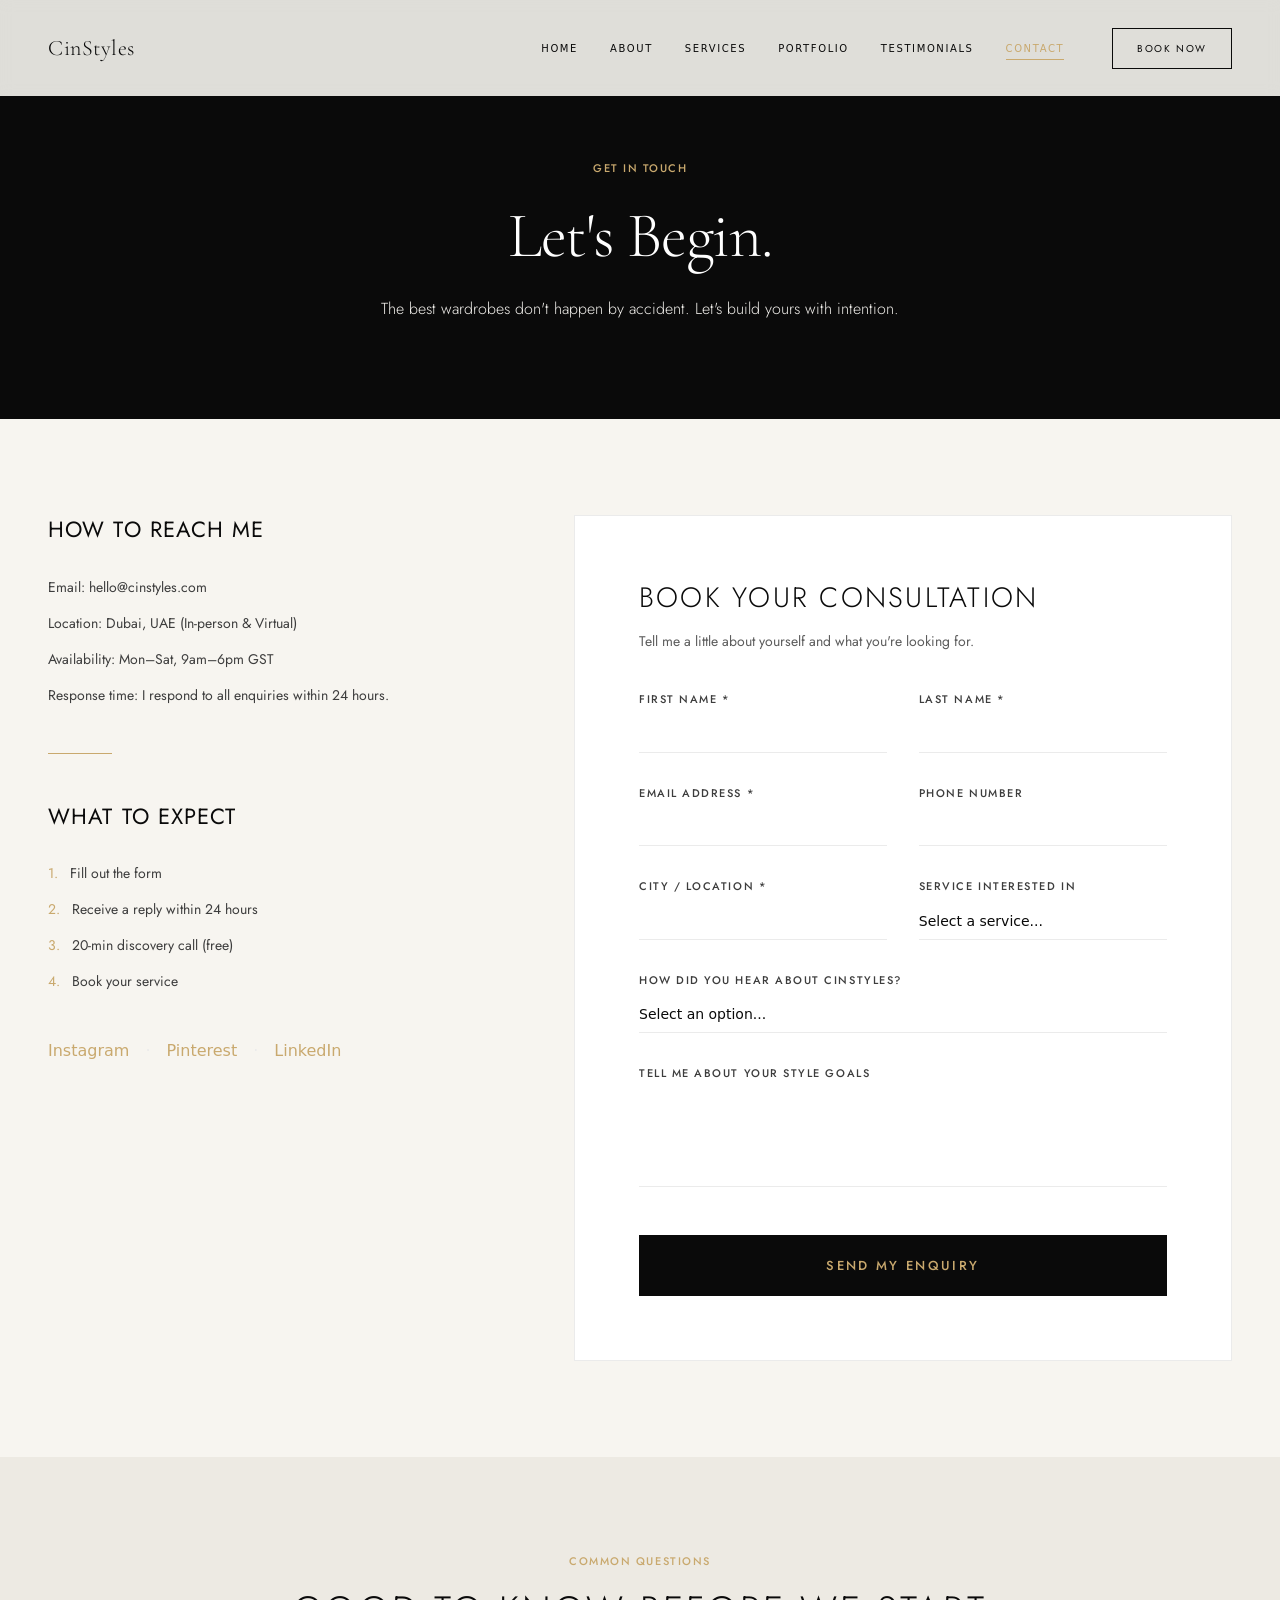
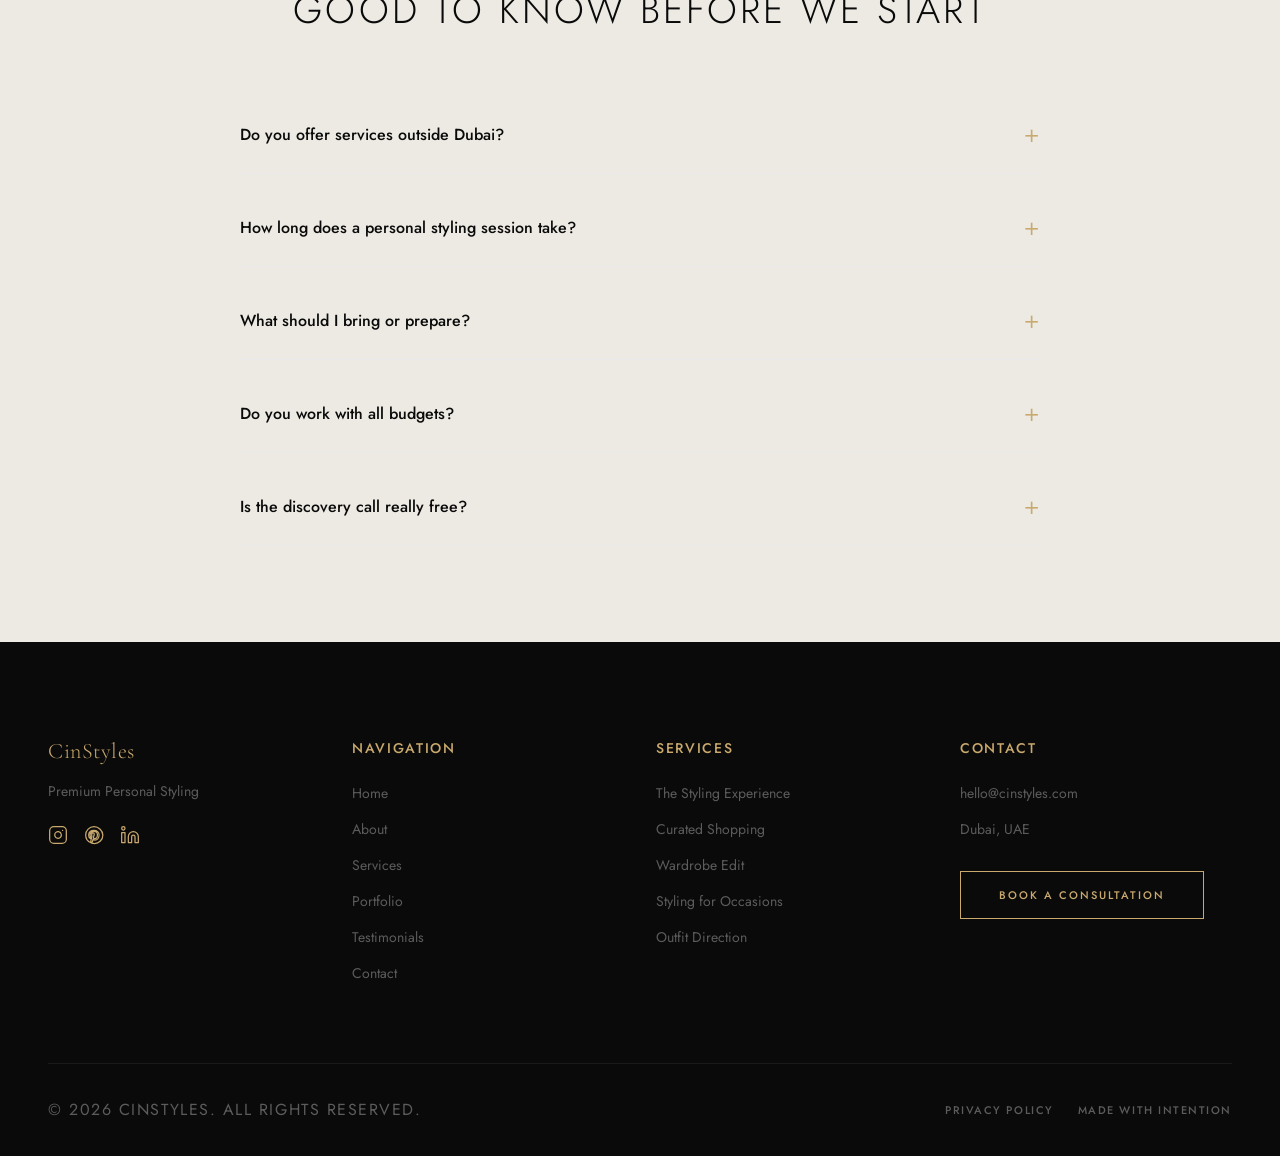
<file: contact38c8.html>
<!DOCTYPE html><html lang="en">
<!-- Mirrored from cinstyles.vercel.app/contact?service=curated-shopping by HTTrack Website Copier/3.x [XR&CO'2014], Mon, 31 Aug 2026 15:17:04 GMT -->
<!-- Added by HTTrack --><meta http-equiv="content-type" content="text/html;charset=utf-8" /><!-- /Added by HTTrack -->
<head><meta charSet="utf-8"/><meta name="viewport" content="width=device-width, initial-scale=1"/><link rel="stylesheet" href="_next/static/chunks/0_i78mvit_rq_.css" data-precedence="next"/><link rel="preload" as="script" fetchPriority="low" href="_next/static/chunks/115dplafwys-z.js"/><script src="_next/static/chunks/0pqt_8bl3ukh4.js" async=""></script><script src="_next/static/chunks/16rx_2u698dam.js" async=""></script><script src="_next/static/chunks/0257pdz1-imal.js" async=""></script><script src="_next/static/chunks/turbopack-15r14ycuqi8st.js" async=""></script><script src="_next/static/chunks/0n4mc3q0q8t0a.js" async=""></script><script src="_next/static/chunks/035_uo2z0l6ch.js" async=""></script><script src="_next/static/chunks/0d3shmwh5_nmn.js" async=""></script><script src="_next/static/chunks/0lh6gp1qm5pzk.js" async=""></script><link rel="preload" href="https://fonts.googleapis.com/css2?family=Cormorant+Garamond:ital,wght@0,300;0,400;0,500;1,300;1,400&amp;family=Jost:wght@300;400;500&amp;display=swap" as="style"/><link rel="preconnect" href="https://fonts.googleapis.com/"/><link rel="preconnect" href="https://fonts.gstatic.com/" crossorigin="anonymous"/><title>CinStyles | Premium Personal Fashion Stylist</title><meta name="description" content="CinStyles is a luxury personal fashion styling service that transforms your wardrobe and elevates your personal presence. Book a consultation today."/><link rel="icon" href="faviconbcf9.ico?favicon.0x3dzn~oxb6tn.ico" sizes="256x256" type="image/x-icon"/><link href="https://fonts.googleapis.com/css2?family=Cormorant+Garamond:ital,wght@0,300;0,400;0,500;1,300;1,400&amp;family=Jost:wght@300;400;500&amp;display=swap" rel="stylesheet"/><script src="_next/static/chunks/03_yq9q893hmn.js" noModule=""></script></head><body class="antialiased min-h-screen flex flex-col"><div hidden=""><!--$--><!--/$--></div><header class="fixed top-0 left-0 w-full z-50 transition-all duration-300 bg-[var(--color-ivory)]/90 backdrop-blur-sm"><div class="max-w-[1400px] mx-auto px-6 lg:px-12 h-24 flex items-center justify-between"><a class="text-[var(--color-ink)] font-cormorant font-light text-[22px] tracking-wide relative z-[60] transition-colors duration-300" href="index.html">CinStyles</a><nav class="hidden md:flex items-center space-x-8"><a class="text-[10px] uppercase tracking-[0.16em] font-medium transition-colors duration-300 relative group text-[var(--color-ink)] hover:text-[var(--color-gold)]" href="index.html">Home<span class="absolute left-0 bottom-[-4px] h-[1px] bg-[var(--color-gold)] transition-all duration-300 w-0 group-hover:w-full"></span></a><a class="text-[10px] uppercase tracking-[0.16em] font-medium transition-colors duration-300 relative group text-[var(--color-ink)] hover:text-[var(--color-gold)]" href="about.html">About<span class="absolute left-0 bottom-[-4px] h-[1px] bg-[var(--color-gold)] transition-all duration-300 w-0 group-hover:w-full"></span></a><a class="text-[10px] uppercase tracking-[0.16em] font-medium transition-colors duration-300 relative group text-[var(--color-ink)] hover:text-[var(--color-gold)]" href="services.html">Services<span class="absolute left-0 bottom-[-4px] h-[1px] bg-[var(--color-gold)] transition-all duration-300 w-0 group-hover:w-full"></span></a><a class="text-[10px] uppercase tracking-[0.16em] font-medium transition-colors duration-300 relative group text-[var(--color-ink)] hover:text-[var(--color-gold)]" href="portfolio.html">Portfolio<span class="absolute left-0 bottom-[-4px] h-[1px] bg-[var(--color-gold)] transition-all duration-300 w-0 group-hover:w-full"></span></a><a class="text-[10px] uppercase tracking-[0.16em] font-medium transition-colors duration-300 relative group text-[var(--color-ink)] hover:text-[var(--color-gold)]" href="testimonials.html">Testimonials<span class="absolute left-0 bottom-[-4px] h-[1px] bg-[var(--color-gold)] transition-all duration-300 w-0 group-hover:w-full"></span></a><a class="text-[10px] uppercase tracking-[0.16em] font-medium transition-colors duration-300 relative group text-[var(--color-gold)]" href="contact.html">Contact<span class="absolute left-0 bottom-[-4px] h-[1px] bg-[var(--color-gold)] transition-all duration-300 w-full"></span></a><a class="ml-4" href="contact.html"><button class="px-6 py-3 font-jost text-[10px] uppercase tracking-[0.16em] transition-colors duration-300 border bg-transparent text-[var(--color-ink)] border-[var(--color-ink)] hover:bg-[var(--color-ink)] hover:text-[var(--color-ivory)]">Book Now</button></a></nav><button class="md:hidden text-[var(--color-ink)] relative z-[60] p-2 transition-colors duration-300" aria-label="Toggle Menu"><div class="w-6 h-[1px] bg-current mb-1.5 transition-transform origin-center" style="transform:none"></div><div class="w-6 h-[1px] bg-current transition-opacity" style="opacity:1"></div><div class="w-6 h-[1px] bg-current mt-1.5 transition-transform origin-center" style="transform:none"></div></button></div></header><main class="flex-grow"><div class="flex flex-col w-full bg-[var(--color-ivory)]"><section data-nav-theme="dark" class="w-full pt-40 pb-24 px-6 bg-[var(--color-ink)] flex flex-col items-center text-center"><span class="eyebrow block mb-6 text-[var(--color-gold)]" style="opacity:0;transform:translateY(20px)">Get in Touch</span><h1 class="text-white mb-6" style="opacity:0;transform:translateY(20px)">Let&#x27;s Begin.</h1><p class="text-[var(--color-mist)] font-light max-w-xl" style="opacity:0;transform:translateY(20px)">The best wardrobes don&#x27;t happen by accident. Let&#x27;s build yours with intention.</p></section><section data-nav-theme="light" class="py-24 px-6 lg:px-12 bg-[var(--color-ivory)]"><div class="max-w-[1400px] mx-auto flex flex-col lg:flex-row gap-16 lg:gap-24"><div class="w-full lg:w-[40%]" style="opacity:0;transform:translateX(-30px)"><h3 class="mb-8 text-[var(--color-ink)]">How to Reach Me</h3><ul class="space-y-4 font-jost text-sm text-[#3D3D3D] mb-12"><li>Email: hello@cinstyles.com</li><li>Location: Dubai, UAE (In-person &amp; Virtual)</li><li>Availability: Mon–Sat, 9am–6pm GST</li><li>Response time: I respond to all enquiries within 24 hours.</li></ul><div class="w-16 h-[1px] bg-[var(--color-gold)] mb-12"></div><h3 class="mb-8 text-[var(--color-ink)]">What to Expect</h3><ol class="space-y-4 font-jost text-sm text-[#3D3D3D] mb-12 list-none pl-0"><li><span class="text-[var(--color-gold)] mr-2">1.</span> Fill out the form</li><li><span class="text-[var(--color-gold)] mr-2">2.</span> Receive a reply within 24 hours</li><li><span class="text-[var(--color-gold)] mr-2">3.</span> 20-min discovery call (free)</li><li><span class="text-[var(--color-gold)] mr-2">4.</span> Book your service</li></ol><div class="flex space-x-4"><a href="#" class="text-[var(--color-gold)] hover:text-[var(--color-ink)] transition-colors">Instagram</a><span class="text-[var(--color-ash)]">·</span><a href="#" class="text-[var(--color-gold)] hover:text-[var(--color-ink)] transition-colors">Pinterest</a><span class="text-[var(--color-ash)]">·</span><a href="#" class="text-[var(--color-gold)] hover:text-[var(--color-ink)] transition-colors">LinkedIn</a></div></div><div class="w-full lg:w-[60%] bg-[var(--color-white)] p-8 lg:p-16 border-[0.5px] border-[var(--color-ash)] relative" style="opacity:0;transform:translateY(30px)"><div class="mb-10"><h2 class="mb-4 text-[28px] text-[var(--color-ink)]">Book Your Consultation</h2><p class="text-sm text-[#5C5C5C]">Tell me a little about yourself and what you&#x27;re looking for.</p></div><form class="space-y-8"><div class="grid grid-cols-1 md:grid-cols-2 gap-8"><div class="flex flex-col relative group"><label class="caption text-[#3D3D3D] mb-2">First Name *</label><input required="" type="text" class="bg-transparent border-0 border-b border-[var(--color-ash)] py-2 text-sm text-[var(--color-ink)] focus:ring-0 focus:outline-none focus:border-[var(--color-gold)] transition-colors w-full"/></div><div class="flex flex-col relative group"><label class="caption text-[#3D3D3D] mb-2">Last Name *</label><input required="" type="text" class="bg-transparent border-0 border-b border-[var(--color-ash)] py-2 text-sm text-[var(--color-ink)] focus:ring-0 focus:outline-none focus:border-[var(--color-gold)] transition-colors w-full"/></div></div><div class="grid grid-cols-1 md:grid-cols-2 gap-8"><div class="flex flex-col relative group"><label class="caption text-[#3D3D3D] mb-2">Email Address *</label><input required="" type="email" class="bg-transparent border-0 border-b border-[var(--color-ash)] py-2 text-sm text-[var(--color-ink)] focus:ring-0 focus:outline-none focus:border-[var(--color-gold)] transition-colors w-full"/></div><div class="flex flex-col relative group"><label class="caption text-[#3D3D3D] mb-2">Phone Number</label><input type="tel" class="bg-transparent border-0 border-b border-[var(--color-ash)] py-2 text-sm text-[var(--color-ink)] focus:ring-0 focus:outline-none focus:border-[var(--color-gold)] transition-colors w-full"/></div></div><div class="grid grid-cols-1 md:grid-cols-2 gap-8"><div class="flex flex-col relative group"><label class="caption text-[#3D3D3D] mb-2">City / Location *</label><input required="" type="text" class="bg-transparent border-0 border-b border-[var(--color-ash)] py-2 text-sm text-[var(--color-ink)] focus:ring-0 focus:outline-none focus:border-[var(--color-gold)] transition-colors w-full"/></div><div class="flex flex-col relative group"><label class="caption text-[#3D3D3D] mb-2">Service Interested In</label><select class="bg-transparent border-0 border-b border-[var(--color-ash)] py-2 text-sm text-[var(--color-ink)] focus:ring-0 focus:outline-none focus:border-[var(--color-gold)] transition-colors w-full appearance-none rounded-none"><option value="">Select a service...</option><option value="The Styling Experience — Signature">The Styling Experience — Signature ($500)</option><option value="Wardrobe Edit">Wardrobe Edit ($300)</option><option value="Curated Shopping">Curated Shopping ($250)</option><option value="Styling for Occasions">Styling for Occasions ($220)</option><option value="Outfit Direction">Outfit Direction ($150)</option></select></div></div><div class="flex flex-col relative group"><label class="caption text-[#3D3D3D] mb-2">How did you hear about CinStyles?</label><select class="bg-transparent border-0 border-b border-[var(--color-ash)] py-2 text-sm text-[var(--color-ink)] focus:ring-0 focus:outline-none focus:border-[var(--color-gold)] transition-colors w-full appearance-none rounded-none"><option value="">Select an option...</option><option value="Instagram">Instagram</option><option value="Referral">Referral</option><option value="Google">Google</option><option value="Other">Other</option></select></div><div class="flex flex-col relative group"><label class="caption text-[#3D3D3D] mb-2">Tell me about your style goals</label><textarea rows="4" class="bg-transparent border-0 border-b border-[var(--color-ash)] py-2 text-sm text-[var(--color-ink)] focus:ring-0 focus:outline-none focus:border-[var(--color-gold)] transition-colors w-full resize-none"></textarea></div><button class="btn-primary w-full mt-4 py-5 text-[13px]" type="submit">Send My Enquiry</button></form></div></div></section><section data-nav-theme="light" class="py-24 px-6 lg:px-12 bg-[var(--color-ivory-deep)]"><div class="max-w-[800px] mx-auto"><div class="text-center mb-16" style="opacity:0;transform:translateY(30px)"><span class="eyebrow block mb-4">Common Questions</span><h2 class="text-[var(--color-ink)]">Good to Know Before We Start</h2></div><div class="space-y-4" style="opacity:0;transform:translateY(30px)"><div class="border-b border-[var(--color-ash)] transition-colors duration-300"><button class="w-full flex items-center justify-between py-6 text-left"><span class="font-jost font-medium text-[var(--color-ink)] pr-8">Do you offer services outside Dubai?</span><span class="text-[var(--color-gold)] text-xl font-light">+</span></button></div><div class="border-b border-[var(--color-ash)] transition-colors duration-300"><button class="w-full flex items-center justify-between py-6 text-left"><span class="font-jost font-medium text-[var(--color-ink)] pr-8">How long does a personal styling session take?</span><span class="text-[var(--color-gold)] text-xl font-light">+</span></button></div><div class="border-b border-[var(--color-ash)] transition-colors duration-300"><button class="w-full flex items-center justify-between py-6 text-left"><span class="font-jost font-medium text-[var(--color-ink)] pr-8">What should I bring or prepare?</span><span class="text-[var(--color-gold)] text-xl font-light">+</span></button></div><div class="border-b border-[var(--color-ash)] transition-colors duration-300"><button class="w-full flex items-center justify-between py-6 text-left"><span class="font-jost font-medium text-[var(--color-ink)] pr-8">Do you work with all budgets?</span><span class="text-[var(--color-gold)] text-xl font-light">+</span></button></div><div class="border-b border-[var(--color-ash)] transition-colors duration-300"><button class="w-full flex items-center justify-between py-6 text-left"><span class="font-jost font-medium text-[var(--color-ink)] pr-8">Is the discovery call really free?</span><span class="text-[var(--color-gold)] text-xl font-light">+</span></button></div></div></div></section></div><!--$--><!--/$--></main><footer class="bg-[var(--color-ink)] text-white pt-24 pb-8"><div class="max-w-[1400px] mx-auto px-6 lg:px-12"><div class="grid grid-cols-1 md:grid-cols-2 lg:grid-cols-4 gap-12 lg:gap-8 mb-20"><div><h2 class="text-[var(--color-gold)] font-cormorant font-light text-[22px] tracking-wide mb-4 normal-case">CinStyles</h2><p class="text-[var(--color-graphite)] font-jost text-sm mb-6">Premium Personal Styling</p><div class="flex space-x-4"><a href="#" class="text-[var(--color-gold)] hover:text-white transition-colors" aria-label="Instagram"><svg width="20" height="20" viewBox="0 0 24 24" fill="none" stroke="currentColor" stroke-width="1.5" stroke-linecap="round" stroke-linejoin="round"><rect x="2" y="2" width="20" height="20" rx="5" ry="5"></rect><path d="M16 11.37A4 4 0 1 1 12.63 8 4 4 0 0 1 16 11.37z"></path><line x1="17.5" y1="6.5" x2="17.51" y2="6.5"></line></svg></a><a href="#" class="text-[var(--color-gold)] hover:text-white transition-colors" aria-label="Pinterest"><svg width="20" height="20" viewBox="0 0 24 24" fill="none" stroke="currentColor" stroke-width="1.5" stroke-linecap="round" stroke-linejoin="round"><path d="M12 2C6.5 2 2 6.5 2 12c0 4.2 2.6 7.8 6.3 9.3-.1-.8-.1-2.1.0-2.9.2-1 1.2-4.9 1.2-4.9s-.3-.6-.3-1.5c0-1.4.8-2.5 1.8-2.5.9 0 1.3.7 1.3 1.5 0 .9-.6 2.3-.9 3.5-.3 1 .5 1.8 1.5 1.8 1.8 0 3.2-1.9 3.2-4.6 0-2.4-1.7-4.1-4.2-4.1-2.9 0-4.6 2.2-4.6 4.4 0 .9.3 1.8.8 2.4.1.1.1.2.1.3-.1.4-.3 1.1-.3 1.3 0 .1-.1.2-.3.1-1.2-.6-2-2.4-2-3.8 0-3.1 2.2-5.9 6.5-5.9 3.4 0 6 2.4 6 5.5 0 3.4-2.1 6.1-5 6.1-1 0-1.9-.5-2.2-1.1l-.6 2.3c-.2.8-.8 1.9-1.2 2.5 1.1.3 2.2.5 3.5.5 5.5 0 10-4.5 10-10S17.5 2 12 2z"></path></svg></a><a href="#" class="text-[var(--color-gold)] hover:text-white transition-colors" aria-label="LinkedIn"><svg width="20" height="20" viewBox="0 0 24 24" fill="none" stroke="currentColor" stroke-width="1.5" stroke-linecap="round" stroke-linejoin="round"><path d="M16 8a6 6 0 0 1 6 6v7h-4v-7a2 2 0 0 0-2-2 2 2 0 0 0-2 2v7h-4v-7a6 6 0 0 1 6-6z"></path><rect x="2" y="9" width="4" height="12"></rect><circle cx="4" cy="4" r="2"></circle></svg></a></div></div><div><h4 class="text-[var(--color-gold)] mb-6">Navigation</h4><ul class="space-y-4 font-jost text-sm text-[var(--color-graphite)]"><li><a class="hover:text-white transition-colors" href="index.html">Home</a></li><li><a class="hover:text-white transition-colors" href="about.html">About</a></li><li><a class="hover:text-white transition-colors" href="services.html">Services</a></li><li><a class="hover:text-white transition-colors" href="portfolio.html">Portfolio</a></li><li><a class="hover:text-white transition-colors" href="testimonials.html">Testimonials</a></li><li><a class="hover:text-white transition-colors" href="contact.html">Contact</a></li></ul></div><div><h4 class="text-[var(--color-gold)] mb-6">Services</h4><ul class="space-y-4 font-jost text-sm text-[var(--color-graphite)]"><li><a class="hover:text-white transition-colors" href="services.html">The Styling Experience</a></li><li><a class="hover:text-white transition-colors" href="services.html">Curated Shopping</a></li><li><a class="hover:text-white transition-colors" href="services.html">Wardrobe Edit</a></li><li><a class="hover:text-white transition-colors" href="services.html">Styling for Occasions</a></li><li><a class="hover:text-white transition-colors" href="services.html">Outfit Direction</a></li></ul></div><div><h4 class="text-[var(--color-gold)] mb-6">Contact</h4><ul class="space-y-4 font-jost text-sm text-[var(--color-graphite)] mb-8"><li><a href="mailto:hello@cinstyles.com" class="hover:text-white transition-colors">hello@cinstyles.com</a></li><li>Dubai, UAE</li></ul><a class="btn-ghost" href="contact.html">Book a Consultation</a></div></div><div class="pt-8 border-t border-[var(--color-ink-warm)] flex flex-col md:flex-row justify-between items-center text-[var(--color-graphite)] caption"><p>© <!-- -->2026<!-- --> CinStyles. All rights reserved.</p><div class="flex space-x-6 mt-4 md:mt-0"><a class="hover:text-[var(--color-gold)] transition-colors" href="#">Privacy Policy</a><span>Made with intention</span></div></div></div></footer><script src="_next/static/chunks/115dplafwys-z.js" id="_R_" async=""></script><script>(self.__next_f=self.__next_f||[]).push([0])</script><script>self.__next_f.push([1,"1:\"$Sreact.fragment\"\n2:I[45678,[\"/_next/static/chunks/0n4mc3q0q8t0a.js\",\"/_next/static/chunks/035_uo2z0l6ch.js\",\"/_next/static/chunks/0d3shmwh5_nmn.js\"],\"default\"]\n3:I[39756,[\"/_next/static/chunks/0n4mc3q0q8t0a.js\",\"/_next/static/chunks/035_uo2z0l6ch.js\",\"/_next/static/chunks/0d3shmwh5_nmn.js\"],\"default\"]\n4:I[37457,[\"/_next/static/chunks/0n4mc3q0q8t0a.js\",\"/_next/static/chunks/035_uo2z0l6ch.js\",\"/_next/static/chunks/0d3shmwh5_nmn.js\"],\"default\"]\ne:I[68027,[\"/_next/static/chunks/0n4mc3q0q8t0a.js\",\"/_next/static/chunks/035_uo2z0l6ch.js\",\"/_next/static/chunks/0d3shmwh5_nmn.js\"],\"default\",1]\n:HL[\"/_next/static/chunks/0_i78mvit_rq~.css\",\"style\"]\n:HL[\"https://fonts.googleapis.com/css2?family=Cormorant+Garamond:ital,wght@0,300;0,400;0,500;1,300;1,400\u0026family=Jost:wght@300;400;500\u0026display=swap\",\"style\"]\n"])</script><script>self.__next_f.push([1,"0:{\"P\":null,\"c\":[\"\",\"contact\"],\"q\":\"\",\"i\":false,\"f\":[[[\"\",{\"children\":[\"contact\",{\"children\":[\"__PAGE__\",{}]}]},\"$undefined\",\"$undefined\",16],[[\"$\",\"$1\",\"c\",{\"children\":[[[\"$\",\"link\",\"0\",{\"rel\":\"stylesheet\",\"href\":\"/_next/static/chunks/0_i78mvit_rq~.css\",\"precedence\":\"next\",\"crossOrigin\":\"$undefined\",\"nonce\":\"$undefined\"}],[\"$\",\"script\",\"script-0\",{\"src\":\"/_next/static/chunks/0n4mc3q0q8t0a.js\",\"async\":true,\"nonce\":\"$undefined\"}],[\"$\",\"script\",\"script-1\",{\"src\":\"/_next/static/chunks/035_uo2z0l6ch.js\",\"async\":true,\"nonce\":\"$undefined\"}],[\"$\",\"script\",\"script-2\",{\"src\":\"/_next/static/chunks/0d3shmwh5_nmn.js\",\"async\":true,\"nonce\":\"$undefined\"}]],[\"$\",\"html\",null,{\"lang\":\"en\",\"children\":[[\"$\",\"head\",null,{\"children\":[[\"$\",\"link\",null,{\"rel\":\"preconnect\",\"href\":\"https://fonts.googleapis.com\"}],[\"$\",\"link\",null,{\"rel\":\"preconnect\",\"href\":\"https://fonts.gstatic.com/\",\"crossOrigin\":\"anonymous\"}],[\"$\",\"link\",null,{\"href\":\"https://fonts.googleapis.com/css2?family=Cormorant+Garamond:ital,wght@0,300;0,400;0,500;1,300;1,400\u0026family=Jost:wght@300;400;500\u0026display=swap\",\"rel\":\"stylesheet\"}]]}],[\"$\",\"body\",null,{\"className\":\"antialiased min-h-screen flex flex-col\",\"children\":[[\"$\",\"$L2\",null,{}],[\"$\",\"main\",null,{\"className\":\"flex-grow\",\"children\":[\"$\",\"$L3\",null,{\"parallelRouterKey\":\"children\",\"error\":\"$undefined\",\"errorStyles\":\"$undefined\",\"errorScripts\":\"$undefined\",\"template\":[\"$\",\"$L4\",null,{}],\"templateStyles\":\"$undefined\",\"templateScripts\":\"$undefined\",\"notFound\":[[[\"$\",\"title\",null,{\"children\":\"404: This page could not be found.\"}],[\"$\",\"div\",null,{\"style\":{\"fontFamily\":\"system-ui,\\\"Segoe UI\\\",Roboto,Helvetica,Arial,sans-serif,\\\"Apple Color Emoji\\\",\\\"Segoe UI Emoji\\\"\",\"height\":\"100vh\",\"textAlign\":\"center\",\"display\":\"flex\",\"flexDirection\":\"column\",\"alignItems\":\"center\",\"justifyContent\":\"center\"},\"children\":[\"$\",\"div\",null,{\"children\":[[\"$\",\"style\",null,{\"dangerouslySetInnerHTML\":{\"__html\":\"body{color:#000;background:#fff;margin:0}.next-error-h1{border-right:1px solid rgba(0,0,0,.3)}@media (prefers-color-scheme:dark){body{color:#fff;background:#000}.next-error-h1{border-right:1px solid rgba(255,255,255,.3)}}\"}}],[\"$\",\"h1\",null,{\"className\":\"next-error-h1\",\"style\":{\"display\":\"inline-block\",\"margin\":\"0 20px 0 0\",\"padding\":\"0 23px 0 0\",\"fontSize\":24,\"fontWeight\":500,\"verticalAlign\":\"top\",\"lineHeight\":\"49px\"},\"children\":404}],[\"$\",\"div\",null,{\"style\":{\"display\":\"inline-block\"},\"children\":[\"$\",\"h2\",null,{\"style\":{\"fontSize\":14,\"fontWeight\":400,\"lineHeight\":\"49px\",\"margin\":0},\"children\":\"This page could not be found.\"}]}]]}]}]],[]],\"forbidden\":\"$undefined\",\"unauthorized\":\"$undefined\"}]}],[\"$\",\"footer\",null,{\"className\":\"bg-[var(--color-ink)] text-white pt-24 pb-8\",\"children\":[\"$\",\"div\",null,{\"className\":\"max-w-[1400px] mx-auto px-6 lg:px-12\",\"children\":[[\"$\",\"div\",null,{\"className\":\"grid grid-cols-1 md:grid-cols-2 lg:grid-cols-4 gap-12 lg:gap-8 mb-20\",\"children\":[[\"$\",\"div\",null,{\"children\":[[\"$\",\"h2\",null,{\"className\":\"text-[var(--color-gold)] font-cormorant font-light text-[22px] tracking-wide mb-4 normal-case\",\"children\":\"CinStyles\"}],[\"$\",\"p\",null,{\"className\":\"text-[var(--color-graphite)] font-jost text-sm mb-6\",\"children\":\"Premium Personal Styling\"}],[\"$\",\"div\",null,{\"className\":\"flex space-x-4\",\"children\":[[\"$\",\"a\",null,{\"href\":\"#\",\"className\":\"text-[var(--color-gold)] hover:text-white transition-colors\",\"aria-label\":\"Instagram\",\"children\":[\"$\",\"svg\",null,{\"width\":\"20\",\"height\":\"20\",\"viewBox\":\"0 0 24 24\",\"fill\":\"none\",\"stroke\":\"currentColor\",\"strokeWidth\":\"1.5\",\"strokeLinecap\":\"round\",\"strokeLinejoin\":\"round\",\"children\":[[\"$\",\"rect\",null,{\"x\":\"2\",\"y\":\"2\",\"width\":\"20\",\"height\":\"20\",\"rx\":\"5\",\"ry\":\"5\"}],[\"$\",\"path\",null,{\"d\":\"M16 11.37A4 4 0 1 1 12.63 8 4 4 0 0 1 16 11.37z\"}],[\"$\",\"line\",null,{\"x1\":\"17.5\",\"y1\":\"6.5\",\"x2\":\"17.51\",\"y2\":\"6.5\"}]]}]}],[\"$\",\"a\",null,{\"href\":\"#\",\"className\":\"text-[var(--color-gold)] hover:text-white transition-colors\",\"aria-label\":\"Pinterest\",\"children\":[\"$\",\"svg\",null,{\"width\":\"20\",\"height\":\"20\",\"viewBox\":\"0 0 24 24\",\"fill\":\"none\",\"stroke\":\"currentColor\",\"strokeWidth\":\"1.5\",\"strokeLinecap\":\"round\",\"strokeLinejoin\":\"round\",\"children\":[\"$\",\"path\",null,{\"d\":\"M12 2C6.5 2 2 6.5 2 12c0 4.2 2.6 7.8 6.3 9.3-.1-.8-.1-2.1.0-2.9.2-1 1.2-4.9 1.2-4.9s-.3-.6-.3-1.5c0-1.4.8-2.5 1.8-2.5.9 0 1.3.7 1.3 1.5 0 .9-.6 2.3-.9 3.5-.3 1 .5 1.8 1.5 1.8 1.8 0 3.2-1.9 3.2-4.6 0-2.4-1.7-4.1-4.2-4.1-2.9 0-4.6 2.2-4.6 4.4 0 .9.3 1.8.8 2.4.1.1.1.2.1.3-.1.4-.3 1.1-.3 1.3 0 .1-.1.2-.3.1-1.2-.6-2-2.4-2-3.8 0-3.1 2.2-5.9 6.5-5.9 3.4 0 6 2.4 6 5.5 0 3.4-2.1 6.1-5 6.1-1 0-1.9-.5-2.2-1.1l-.6 2.3c-.2.8-.8 1.9-1.2 2.5 1.1.3 2.2.5 3.5.5 5.5 0 10-4.5 10-10S17.5 2 12 2z\"}]}]}],\"$L5\"]}]]}],\"$L6\",\"$L7\",\"$L8\"]}],\"$L9\"]}]}]]}]]}]]}],{\"children\":[\"$La\",{\"children\":[\"$Lb\",{},null,false,null]},null,false,\"$@c\"]},null,false,null],\"$Ld\",false]],\"m\":\"$undefined\",\"G\":[\"$e\",[\"$Lf\"]],\"S\":true,\"h\":null,\"s\":\"$undefined\",\"l\":\"$undefined\",\"p\":\"$undefined\",\"d\":\"$undefined\",\"b\":\"Ztx0J5TNE165A_HdoPvQA\"}\n"])</script><script>self.__next_f.push([1,"10:I[22016,[\"/_next/static/chunks/0n4mc3q0q8t0a.js\",\"/_next/static/chunks/035_uo2z0l6ch.js\",\"/_next/static/chunks/0d3shmwh5_nmn.js\"],\"\"]\n11:I[47257,[\"/_next/static/chunks/0n4mc3q0q8t0a.js\",\"/_next/static/chunks/035_uo2z0l6ch.js\",\"/_next/static/chunks/0d3shmwh5_nmn.js\"],\"ClientPageRoot\"]\n12:I[78299,[\"/_next/static/chunks/0n4mc3q0q8t0a.js\",\"/_next/static/chunks/035_uo2z0l6ch.js\",\"/_next/static/chunks/0d3shmwh5_nmn.js\",\"/_next/static/chunks/0lh6gp1qm5pzk.js\"],\"default\"]\n15:I[97367,[\"/_next/static/chunks/0n4mc3q0q8t0a.js\",\"/_next/static/chunks/035_uo2z0l6ch.js\",\"/_next/static/chunks/0d3shmwh5_nmn.js\"],\"OutletBoundary\"]\n16:\"$Sreact.suspense\"\n19:I[97367,[\"/_next/static/chunks/0n4mc3q0q8t0a.js\",\"/_next/static/chunks/035_uo2z0l6ch.js\",\"/_next/static/chunks/0d3shmwh5_nmn.js\"],\"ViewportBoundary\"]\n1b:I[97367,[\"/_next/static/chunks/0n4mc3q0q8t0a.js\",\"/_next/static/chunks/035_uo2z0l6ch.js\",\"/_next/static/chunks/0d3shmwh5_nmn.js\"],\"MetadataBoundary\"]\n5:[\"$\",\"a\",null,{\"href\":\"#\",\"className\":\"text-[var(--color-gold)] hover:text-white transition-colors\",\"aria-label\":\"LinkedIn\",\"children\":[\"$\",\"svg\",null,{\"width\":\"20\",\"height\":\"20\",\"viewBox\":\"0 0 24 24\",\"fill\":\"none\",\"stroke\":\"currentColor\",\"strokeWidth\":\"1.5\",\"strokeLinecap\":\"round\",\"strokeLinejoin\":\"round\",\"children\":[[\"$\",\"path\",null,{\"d\":\"M16 8a6 6 0 0 1 6 6v7h-4v-7a2 2 0 0 0-2-2 2 2 0 0 0-2 2v7h-4v-7a6 6 0 0 1 6-6z\"}],[\"$\",\"rect\",null,{\"x\":\"2\",\"y\":\"9\",\"width\":\"4\",\"height\":\"12\"}],[\"$\",\"circle\",null,{\"cx\":\"4\",\"cy\":\"4\",\"r\":\"2\"}]]}]}]\n6:[\"$\",\"div\",null,{\"children\":[[\"$\",\"h4\",null,{\"className\":\"text-[var(--color-gold)] mb-6\",\"children\":\"Navigation\"}],[\"$\",\"ul\",null,{\"className\":\"space-y-4 font-jost text-sm text-[var(--color-graphite)]\",\"children\":[[\"$\",\"li\",null,{\"children\":[\"$\",\"$L10\",null,{\"href\":\"/\",\"className\":\"hover:text-white transition-colors\",\"children\":\"Home\"}]}],[\"$\",\"li\",null,{\"children\":[\"$\",\"$L10\",null,{\"href\":\"/about\",\"className\":\"hover:text-white transition-colors\",\"children\":\"About\"}]}],[\"$\",\"li\",null,{\"children\":[\"$\",\"$L10\",null,{\"href\":\"/services\",\"className\":\"hover:text-white transition-colors\",\"children\":\"Services\"}]}],[\"$\",\"li\",null,{\"children\":[\"$\",\"$L10\",null,{\"href\":\"/portfolio\",\"className\":\"hover:text-white transition-colors\",\"children\":\"Portfolio\"}]}],[\"$\",\"li\",null,{\"children\":[\"$\",\"$L10\",null,{\"href\":\"/testimonials\",\"className\":\"hover:text-white transition-colors\",\"children\":\"Testimonials\"}]}],[\"$\",\"li\",null,{\"children\":[\"$\",\"$L10\",null,{\"href\":\"/contact\",\"className\":\"hover:text-white transition-colors\",\"children\":\"Contact\"}]}]]}]]}]\n7:[\"$\",\"div\",null,{\"children\":[[\"$\",\"h4\",null,{\"className\":\"text-[var(--color-gold)] mb-6\",\"children\":\"Services\"}],[\"$\",\"ul\",null,{\"className\":\"space-y-4 font-jost text-sm text-[var(--color-graphite)]\",\"children\":[[\"$\",\"li\",null,{\"children\":[\"$\",\"$L10\",null,{\"href\":\"/services\",\"className\":\"hover:text-white transition-colors\",\"children\":\"The Styling Experience\"}]}],[\"$\",\"li\",null,{\"children\":[\"$\",\"$L10\",null,{\"href\":\"/services\",\"className\":\"hover:text-white transition-colors\",\"children\":\"Curated Shopping\"}]}],[\"$\",\"li\",null,{\"children\":[\"$\",\"$L10\",null,{\"href\":\"/services\",\"className\":\"hover:text-white transition-colors\",\"children\":\"Wardrobe Edit\"}]}],[\"$\",\"li\",null,{\"children\":[\"$\",\"$L10\",null,{\"href\":\"/services\",\"className\":\"hover:text-white transition-colors\",\"children\":\"Styling for Occasions\"}]}],[\"$\",\"li\",null,{\"children\":[\"$\",\"$L10\",null,{\"href\":\"/services\",\"className\":\"hover:text-white transition-colors\",\"children\":\"Outfit Direction\"}]}]]}]]}]\n8:[\"$\",\"div\",null,{\"children\":[[\"$\",\"h4\",null,{\"className\":\"text-[var(--color-gold)] mb-6\",\"children\":\"Contact\"}],[\"$\",\"ul\",null,{\"className\":\"space-y-4 font-jost text-sm text-[var(--color-graphite)] mb-8\",\"children\":[[\"$\",\"li\",null,{\"children\":[\"$\",\"a\",null,{\"href\":\"mailto:hello@cinstyles.com\",\"className\":\"hover:text-white transition-colors\",\"children\":\"hello@cinstyles.com\"}]}],[\"$\",\"li\",null,{\"children\":\"Dubai, UAE\"}]]}],[\"$\",\"$L10\",null,{\"href\":\"/contact\",\"className\":\"btn-ghost\",\"children\":\"Book a Consultation\"}]]}]\n9:[\"$\",\"div\",null,{\"className\":\"pt-8 border-t border-[var(--color-ink"])</script><script>self.__next_f.push([1,"-warm)] flex flex-col md:flex-row justify-between items-center text-[var(--color-graphite)] caption\",\"children\":[[\"$\",\"p\",null,{\"children\":[\"© \",2026,\" CinStyles. All rights reserved.\"]}],[\"$\",\"div\",null,{\"className\":\"flex space-x-6 mt-4 md:mt-0\",\"children\":[[\"$\",\"$L10\",null,{\"href\":\"#\",\"className\":\"hover:text-[var(--color-gold)] transition-colors\",\"children\":\"Privacy Policy\"}],[\"$\",\"span\",null,{\"children\":\"Made with intention\"}]]}]]}]\na:[\"$\",\"$1\",\"c\",{\"children\":[null,[\"$\",\"$L3\",null,{\"parallelRouterKey\":\"children\",\"error\":\"$undefined\",\"errorStyles\":\"$undefined\",\"errorScripts\":\"$undefined\",\"template\":[\"$\",\"$L4\",null,{}],\"templateStyles\":\"$undefined\",\"templateScripts\":\"$undefined\",\"notFound\":\"$undefined\",\"forbidden\":\"$undefined\",\"unauthorized\":\"$undefined\"}]]}]\nb:[\"$\",\"$1\",\"c\",{\"children\":[[\"$\",\"$L11\",null,{\"Component\":\"$12\",\"serverProvidedParams\":{\"searchParams\":{},\"params\":{},\"promises\":[\"$@13\",\"$@14\"]}}],[[\"$\",\"script\",\"script-0\",{\"src\":\"/_next/static/chunks/0lh6gp1qm5pzk.js\",\"async\":true,\"nonce\":\"$undefined\"}]],[\"$\",\"$L15\",null,{\"children\":[\"$\",\"$16\",null,{\"name\":\"Next.MetadataOutlet\",\"children\":\"$@17\"}]}]]}]\n18:[]\nc:\"$W18\"\nd:[\"$\",\"$1\",\"h\",{\"children\":[null,[\"$\",\"$L19\",null,{\"children\":\"$L1a\"}],[\"$\",\"div\",null,{\"hidden\":true,\"children\":[\"$\",\"$L1b\",null,{\"children\":[\"$\",\"$16\",null,{\"name\":\"Next.Metadata\",\"children\":\"$L1c\"}]}]}],null]}]\nf:[\"$\",\"link\",\"0\",{\"rel\":\"stylesheet\",\"href\":\"/_next/static/chunks/0_i78mvit_rq~.css\",\"precedence\":\"next\",\"crossOrigin\":\"$undefined\",\"nonce\":\"$undefined\"}]\n"])</script><script>self.__next_f.push([1,"13:{}\n14:\"$b:props:children:0:props:serverProvidedParams:params\"\n"])</script><script>self.__next_f.push([1,"1a:[[\"$\",\"meta\",\"0\",{\"charSet\":\"utf-8\"}],[\"$\",\"meta\",\"1\",{\"name\":\"viewport\",\"content\":\"width=device-width, initial-scale=1\"}]]\n"])</script><script>self.__next_f.push([1,"1d:I[27201,[\"/_next/static/chunks/0n4mc3q0q8t0a.js\",\"/_next/static/chunks/035_uo2z0l6ch.js\",\"/_next/static/chunks/0d3shmwh5_nmn.js\"],\"IconMark\"]\n17:null\n1c:[[\"$\",\"title\",\"0\",{\"children\":\"CinStyles | Premium Personal Fashion Stylist\"}],[\"$\",\"meta\",\"1\",{\"name\":\"description\",\"content\":\"CinStyles is a luxury personal fashion styling service that transforms your wardrobe and elevates your personal presence. Book a consultation today.\"}],[\"$\",\"link\",\"2\",{\"rel\":\"icon\",\"href\":\"faviconbcf9.ico?favicon.0x3dzn~oxb6tn.ico\",\"sizes\":\"256x256\",\"type\":\"image/x-icon\"}],[\"$\",\"$L1d\",\"3\",{}]]\n"])</script><script src="./animations.js"></script></body>
<!-- Mirrored from cinstyles.vercel.app/contact?service=curated-shopping by HTTrack Website Copier/3.x [XR&CO'2014], Mon, 31 Aug 2026 15:17:04 GMT -->
</html>
</file>
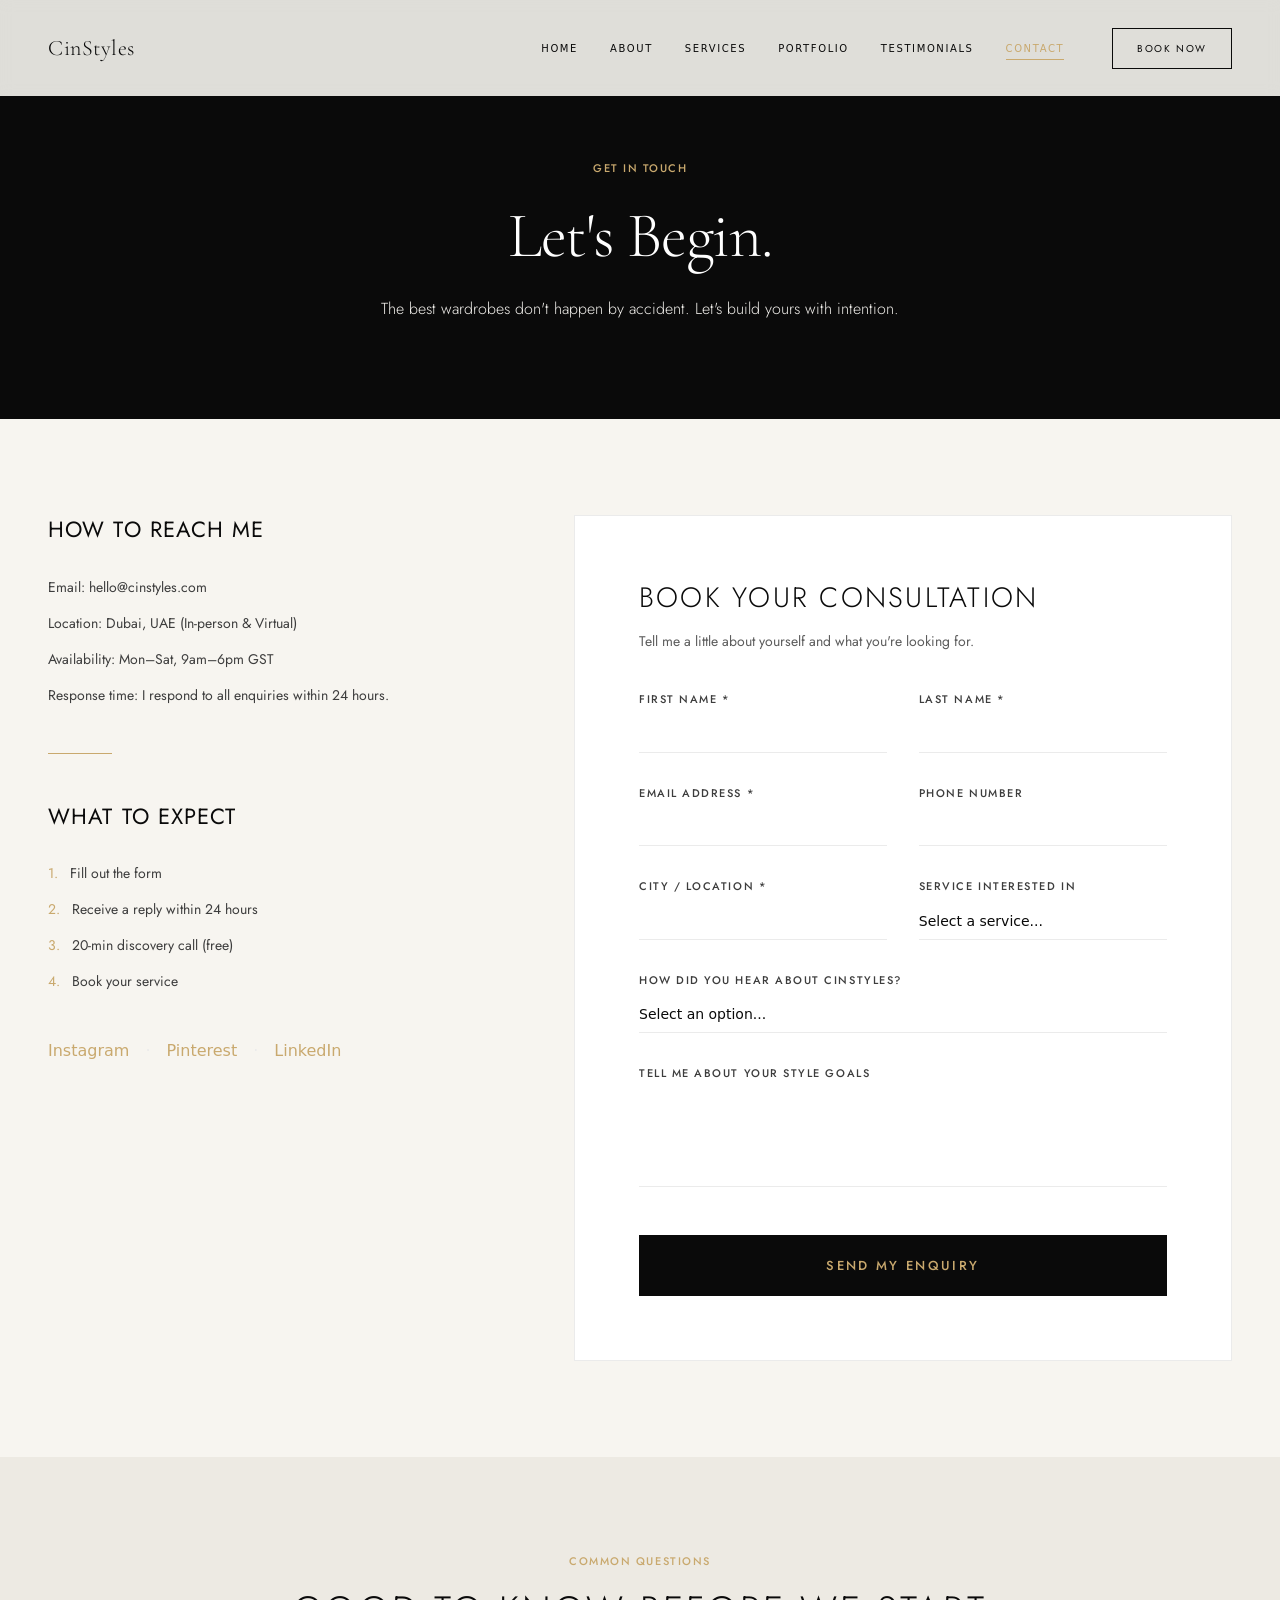
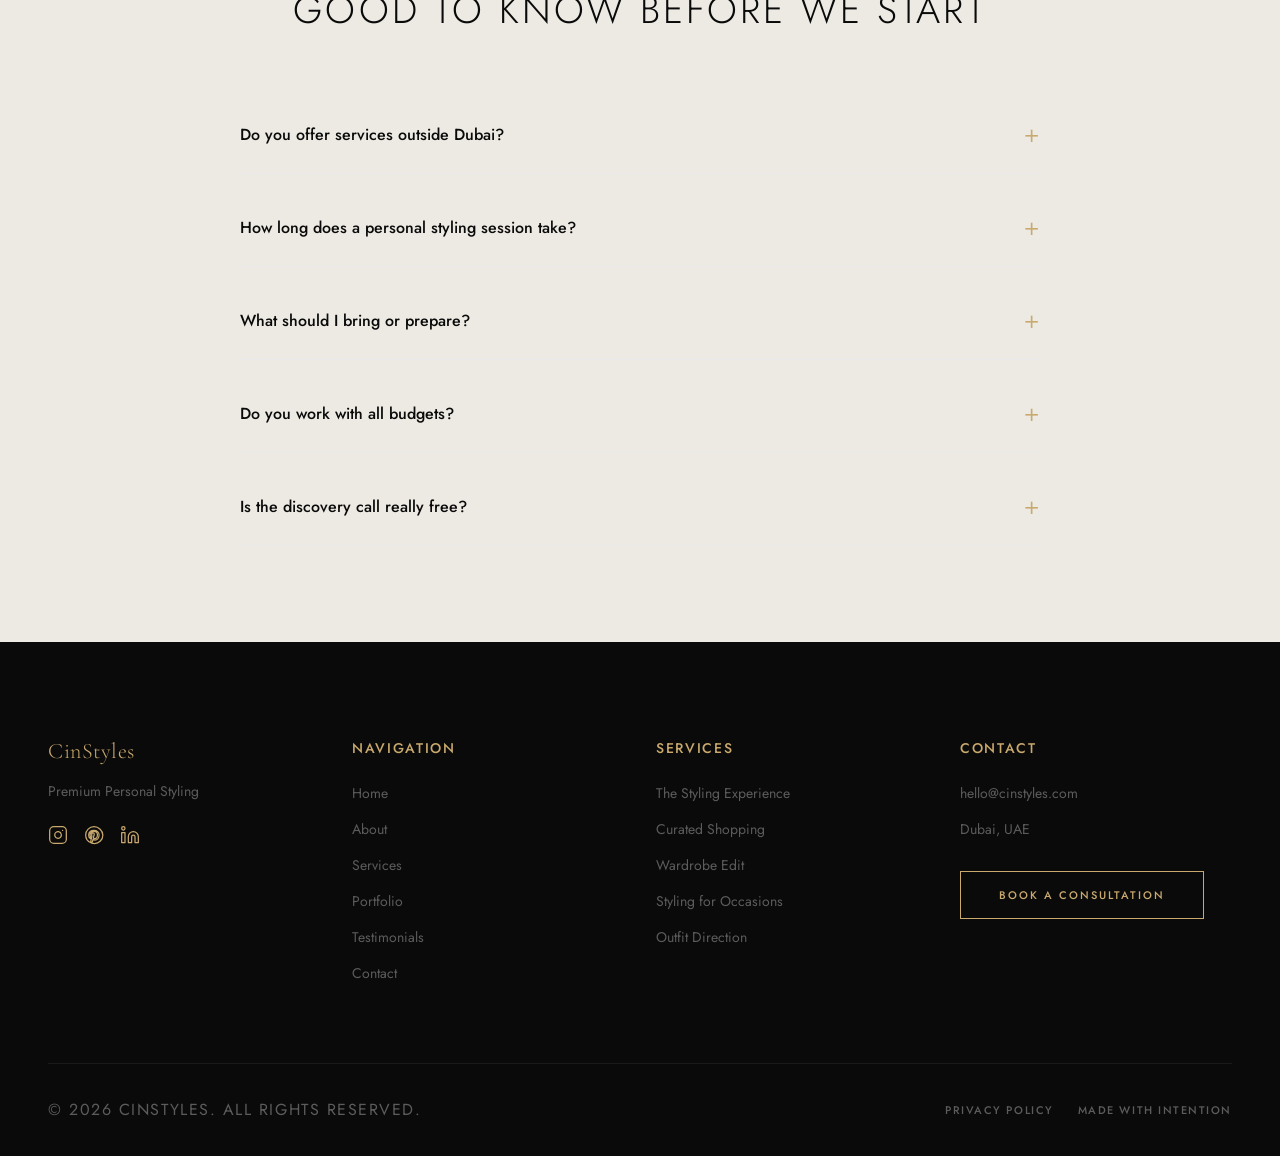
<file: contact76cc.html>
<!DOCTYPE html><html lang="en">
<!-- Mirrored from cinstyles.vercel.app/contact?service=wardrobe-edit by HTTrack Website Copier/3.x [XR&CO'2014], Mon, 31 Aug 2026 15:17:04 GMT -->
<!-- Added by HTTrack --><meta http-equiv="content-type" content="text/html;charset=utf-8" /><!-- /Added by HTTrack -->
<head><meta charSet="utf-8"/><meta name="viewport" content="width=device-width, initial-scale=1"/><link rel="stylesheet" href="_next/static/chunks/0_i78mvit_rq_.css" data-precedence="next"/><link rel="preload" as="script" fetchPriority="low" href="_next/static/chunks/115dplafwys-z.js"/><script src="_next/static/chunks/0pqt_8bl3ukh4.js" async=""></script><script src="_next/static/chunks/16rx_2u698dam.js" async=""></script><script src="_next/static/chunks/0257pdz1-imal.js" async=""></script><script src="_next/static/chunks/turbopack-15r14ycuqi8st.js" async=""></script><script src="_next/static/chunks/0n4mc3q0q8t0a.js" async=""></script><script src="_next/static/chunks/035_uo2z0l6ch.js" async=""></script><script src="_next/static/chunks/0d3shmwh5_nmn.js" async=""></script><script src="_next/static/chunks/0lh6gp1qm5pzk.js" async=""></script><link rel="preload" href="https://fonts.googleapis.com/css2?family=Cormorant+Garamond:ital,wght@0,300;0,400;0,500;1,300;1,400&amp;family=Jost:wght@300;400;500&amp;display=swap" as="style"/><link rel="preconnect" href="https://fonts.googleapis.com/"/><link rel="preconnect" href="https://fonts.gstatic.com/" crossorigin="anonymous"/><title>CinStyles | Premium Personal Fashion Stylist</title><meta name="description" content="CinStyles is a luxury personal fashion styling service that transforms your wardrobe and elevates your personal presence. Book a consultation today."/><link rel="icon" href="faviconbcf9.ico?favicon.0x3dzn~oxb6tn.ico" sizes="256x256" type="image/x-icon"/><link href="https://fonts.googleapis.com/css2?family=Cormorant+Garamond:ital,wght@0,300;0,400;0,500;1,300;1,400&amp;family=Jost:wght@300;400;500&amp;display=swap" rel="stylesheet"/><script src="_next/static/chunks/03_yq9q893hmn.js" noModule=""></script></head><body class="antialiased min-h-screen flex flex-col"><div hidden=""><!--$--><!--/$--></div><header class="fixed top-0 left-0 w-full z-50 transition-all duration-300 bg-[var(--color-ivory)]/90 backdrop-blur-sm"><div class="max-w-[1400px] mx-auto px-6 lg:px-12 h-24 flex items-center justify-between"><a class="text-[var(--color-ink)] font-cormorant font-light text-[22px] tracking-wide relative z-[60] transition-colors duration-300" href="index.html">CinStyles</a><nav class="hidden md:flex items-center space-x-8"><a class="text-[10px] uppercase tracking-[0.16em] font-medium transition-colors duration-300 relative group text-[var(--color-ink)] hover:text-[var(--color-gold)]" href="index.html">Home<span class="absolute left-0 bottom-[-4px] h-[1px] bg-[var(--color-gold)] transition-all duration-300 w-0 group-hover:w-full"></span></a><a class="text-[10px] uppercase tracking-[0.16em] font-medium transition-colors duration-300 relative group text-[var(--color-ink)] hover:text-[var(--color-gold)]" href="about.html">About<span class="absolute left-0 bottom-[-4px] h-[1px] bg-[var(--color-gold)] transition-all duration-300 w-0 group-hover:w-full"></span></a><a class="text-[10px] uppercase tracking-[0.16em] font-medium transition-colors duration-300 relative group text-[var(--color-ink)] hover:text-[var(--color-gold)]" href="services.html">Services<span class="absolute left-0 bottom-[-4px] h-[1px] bg-[var(--color-gold)] transition-all duration-300 w-0 group-hover:w-full"></span></a><a class="text-[10px] uppercase tracking-[0.16em] font-medium transition-colors duration-300 relative group text-[var(--color-ink)] hover:text-[var(--color-gold)]" href="portfolio.html">Portfolio<span class="absolute left-0 bottom-[-4px] h-[1px] bg-[var(--color-gold)] transition-all duration-300 w-0 group-hover:w-full"></span></a><a class="text-[10px] uppercase tracking-[0.16em] font-medium transition-colors duration-300 relative group text-[var(--color-ink)] hover:text-[var(--color-gold)]" href="testimonials.html">Testimonials<span class="absolute left-0 bottom-[-4px] h-[1px] bg-[var(--color-gold)] transition-all duration-300 w-0 group-hover:w-full"></span></a><a class="text-[10px] uppercase tracking-[0.16em] font-medium transition-colors duration-300 relative group text-[var(--color-gold)]" href="contact.html">Contact<span class="absolute left-0 bottom-[-4px] h-[1px] bg-[var(--color-gold)] transition-all duration-300 w-full"></span></a><a class="ml-4" href="contact.html"><button class="px-6 py-3 font-jost text-[10px] uppercase tracking-[0.16em] transition-colors duration-300 border bg-transparent text-[var(--color-ink)] border-[var(--color-ink)] hover:bg-[var(--color-ink)] hover:text-[var(--color-ivory)]">Book Now</button></a></nav><button class="md:hidden text-[var(--color-ink)] relative z-[60] p-2 transition-colors duration-300" aria-label="Toggle Menu"><div class="w-6 h-[1px] bg-current mb-1.5 transition-transform origin-center" style="transform:none"></div><div class="w-6 h-[1px] bg-current transition-opacity" style="opacity:1"></div><div class="w-6 h-[1px] bg-current mt-1.5 transition-transform origin-center" style="transform:none"></div></button></div></header><main class="flex-grow"><div class="flex flex-col w-full bg-[var(--color-ivory)]"><section data-nav-theme="dark" class="w-full pt-40 pb-24 px-6 bg-[var(--color-ink)] flex flex-col items-center text-center"><span class="eyebrow block mb-6 text-[var(--color-gold)]" style="opacity:0;transform:translateY(20px)">Get in Touch</span><h1 class="text-white mb-6" style="opacity:0;transform:translateY(20px)">Let&#x27;s Begin.</h1><p class="text-[var(--color-mist)] font-light max-w-xl" style="opacity:0;transform:translateY(20px)">The best wardrobes don&#x27;t happen by accident. Let&#x27;s build yours with intention.</p></section><section data-nav-theme="light" class="py-24 px-6 lg:px-12 bg-[var(--color-ivory)]"><div class="max-w-[1400px] mx-auto flex flex-col lg:flex-row gap-16 lg:gap-24"><div class="w-full lg:w-[40%]" style="opacity:0;transform:translateX(-30px)"><h3 class="mb-8 text-[var(--color-ink)]">How to Reach Me</h3><ul class="space-y-4 font-jost text-sm text-[#3D3D3D] mb-12"><li>Email: hello@cinstyles.com</li><li>Location: Dubai, UAE (In-person &amp; Virtual)</li><li>Availability: Mon–Sat, 9am–6pm GST</li><li>Response time: I respond to all enquiries within 24 hours.</li></ul><div class="w-16 h-[1px] bg-[var(--color-gold)] mb-12"></div><h3 class="mb-8 text-[var(--color-ink)]">What to Expect</h3><ol class="space-y-4 font-jost text-sm text-[#3D3D3D] mb-12 list-none pl-0"><li><span class="text-[var(--color-gold)] mr-2">1.</span> Fill out the form</li><li><span class="text-[var(--color-gold)] mr-2">2.</span> Receive a reply within 24 hours</li><li><span class="text-[var(--color-gold)] mr-2">3.</span> 20-min discovery call (free)</li><li><span class="text-[var(--color-gold)] mr-2">4.</span> Book your service</li></ol><div class="flex space-x-4"><a href="#" class="text-[var(--color-gold)] hover:text-[var(--color-ink)] transition-colors">Instagram</a><span class="text-[var(--color-ash)]">·</span><a href="#" class="text-[var(--color-gold)] hover:text-[var(--color-ink)] transition-colors">Pinterest</a><span class="text-[var(--color-ash)]">·</span><a href="#" class="text-[var(--color-gold)] hover:text-[var(--color-ink)] transition-colors">LinkedIn</a></div></div><div class="w-full lg:w-[60%] bg-[var(--color-white)] p-8 lg:p-16 border-[0.5px] border-[var(--color-ash)] relative" style="opacity:0;transform:translateY(30px)"><div class="mb-10"><h2 class="mb-4 text-[28px] text-[var(--color-ink)]">Book Your Consultation</h2><p class="text-sm text-[#5C5C5C]">Tell me a little about yourself and what you&#x27;re looking for.</p></div><form class="space-y-8"><div class="grid grid-cols-1 md:grid-cols-2 gap-8"><div class="flex flex-col relative group"><label class="caption text-[#3D3D3D] mb-2">First Name *</label><input required="" type="text" class="bg-transparent border-0 border-b border-[var(--color-ash)] py-2 text-sm text-[var(--color-ink)] focus:ring-0 focus:outline-none focus:border-[var(--color-gold)] transition-colors w-full"/></div><div class="flex flex-col relative group"><label class="caption text-[#3D3D3D] mb-2">Last Name *</label><input required="" type="text" class="bg-transparent border-0 border-b border-[var(--color-ash)] py-2 text-sm text-[var(--color-ink)] focus:ring-0 focus:outline-none focus:border-[var(--color-gold)] transition-colors w-full"/></div></div><div class="grid grid-cols-1 md:grid-cols-2 gap-8"><div class="flex flex-col relative group"><label class="caption text-[#3D3D3D] mb-2">Email Address *</label><input required="" type="email" class="bg-transparent border-0 border-b border-[var(--color-ash)] py-2 text-sm text-[var(--color-ink)] focus:ring-0 focus:outline-none focus:border-[var(--color-gold)] transition-colors w-full"/></div><div class="flex flex-col relative group"><label class="caption text-[#3D3D3D] mb-2">Phone Number</label><input type="tel" class="bg-transparent border-0 border-b border-[var(--color-ash)] py-2 text-sm text-[var(--color-ink)] focus:ring-0 focus:outline-none focus:border-[var(--color-gold)] transition-colors w-full"/></div></div><div class="grid grid-cols-1 md:grid-cols-2 gap-8"><div class="flex flex-col relative group"><label class="caption text-[#3D3D3D] mb-2">City / Location *</label><input required="" type="text" class="bg-transparent border-0 border-b border-[var(--color-ash)] py-2 text-sm text-[var(--color-ink)] focus:ring-0 focus:outline-none focus:border-[var(--color-gold)] transition-colors w-full"/></div><div class="flex flex-col relative group"><label class="caption text-[#3D3D3D] mb-2">Service Interested In</label><select class="bg-transparent border-0 border-b border-[var(--color-ash)] py-2 text-sm text-[var(--color-ink)] focus:ring-0 focus:outline-none focus:border-[var(--color-gold)] transition-colors w-full appearance-none rounded-none"><option value="">Select a service...</option><option value="The Styling Experience — Signature">The Styling Experience — Signature ($500)</option><option value="Wardrobe Edit">Wardrobe Edit ($300)</option><option value="Curated Shopping">Curated Shopping ($250)</option><option value="Styling for Occasions">Styling for Occasions ($220)</option><option value="Outfit Direction">Outfit Direction ($150)</option></select></div></div><div class="flex flex-col relative group"><label class="caption text-[#3D3D3D] mb-2">How did you hear about CinStyles?</label><select class="bg-transparent border-0 border-b border-[var(--color-ash)] py-2 text-sm text-[var(--color-ink)] focus:ring-0 focus:outline-none focus:border-[var(--color-gold)] transition-colors w-full appearance-none rounded-none"><option value="">Select an option...</option><option value="Instagram">Instagram</option><option value="Referral">Referral</option><option value="Google">Google</option><option value="Other">Other</option></select></div><div class="flex flex-col relative group"><label class="caption text-[#3D3D3D] mb-2">Tell me about your style goals</label><textarea rows="4" class="bg-transparent border-0 border-b border-[var(--color-ash)] py-2 text-sm text-[var(--color-ink)] focus:ring-0 focus:outline-none focus:border-[var(--color-gold)] transition-colors w-full resize-none"></textarea></div><button class="btn-primary w-full mt-4 py-5 text-[13px]" type="submit">Send My Enquiry</button></form></div></div></section><section data-nav-theme="light" class="py-24 px-6 lg:px-12 bg-[var(--color-ivory-deep)]"><div class="max-w-[800px] mx-auto"><div class="text-center mb-16" style="opacity:0;transform:translateY(30px)"><span class="eyebrow block mb-4">Common Questions</span><h2 class="text-[var(--color-ink)]">Good to Know Before We Start</h2></div><div class="space-y-4" style="opacity:0;transform:translateY(30px)"><div class="border-b border-[var(--color-ash)] transition-colors duration-300"><button class="w-full flex items-center justify-between py-6 text-left"><span class="font-jost font-medium text-[var(--color-ink)] pr-8">Do you offer services outside Dubai?</span><span class="text-[var(--color-gold)] text-xl font-light">+</span></button></div><div class="border-b border-[var(--color-ash)] transition-colors duration-300"><button class="w-full flex items-center justify-between py-6 text-left"><span class="font-jost font-medium text-[var(--color-ink)] pr-8">How long does a personal styling session take?</span><span class="text-[var(--color-gold)] text-xl font-light">+</span></button></div><div class="border-b border-[var(--color-ash)] transition-colors duration-300"><button class="w-full flex items-center justify-between py-6 text-left"><span class="font-jost font-medium text-[var(--color-ink)] pr-8">What should I bring or prepare?</span><span class="text-[var(--color-gold)] text-xl font-light">+</span></button></div><div class="border-b border-[var(--color-ash)] transition-colors duration-300"><button class="w-full flex items-center justify-between py-6 text-left"><span class="font-jost font-medium text-[var(--color-ink)] pr-8">Do you work with all budgets?</span><span class="text-[var(--color-gold)] text-xl font-light">+</span></button></div><div class="border-b border-[var(--color-ash)] transition-colors duration-300"><button class="w-full flex items-center justify-between py-6 text-left"><span class="font-jost font-medium text-[var(--color-ink)] pr-8">Is the discovery call really free?</span><span class="text-[var(--color-gold)] text-xl font-light">+</span></button></div></div></div></section></div><!--$--><!--/$--></main><footer class="bg-[var(--color-ink)] text-white pt-24 pb-8"><div class="max-w-[1400px] mx-auto px-6 lg:px-12"><div class="grid grid-cols-1 md:grid-cols-2 lg:grid-cols-4 gap-12 lg:gap-8 mb-20"><div><h2 class="text-[var(--color-gold)] font-cormorant font-light text-[22px] tracking-wide mb-4 normal-case">CinStyles</h2><p class="text-[var(--color-graphite)] font-jost text-sm mb-6">Premium Personal Styling</p><div class="flex space-x-4"><a href="#" class="text-[var(--color-gold)] hover:text-white transition-colors" aria-label="Instagram"><svg width="20" height="20" viewBox="0 0 24 24" fill="none" stroke="currentColor" stroke-width="1.5" stroke-linecap="round" stroke-linejoin="round"><rect x="2" y="2" width="20" height="20" rx="5" ry="5"></rect><path d="M16 11.37A4 4 0 1 1 12.63 8 4 4 0 0 1 16 11.37z"></path><line x1="17.5" y1="6.5" x2="17.51" y2="6.5"></line></svg></a><a href="#" class="text-[var(--color-gold)] hover:text-white transition-colors" aria-label="Pinterest"><svg width="20" height="20" viewBox="0 0 24 24" fill="none" stroke="currentColor" stroke-width="1.5" stroke-linecap="round" stroke-linejoin="round"><path d="M12 2C6.5 2 2 6.5 2 12c0 4.2 2.6 7.8 6.3 9.3-.1-.8-.1-2.1.0-2.9.2-1 1.2-4.9 1.2-4.9s-.3-.6-.3-1.5c0-1.4.8-2.5 1.8-2.5.9 0 1.3.7 1.3 1.5 0 .9-.6 2.3-.9 3.5-.3 1 .5 1.8 1.5 1.8 1.8 0 3.2-1.9 3.2-4.6 0-2.4-1.7-4.1-4.2-4.1-2.9 0-4.6 2.2-4.6 4.4 0 .9.3 1.8.8 2.4.1.1.1.2.1.3-.1.4-.3 1.1-.3 1.3 0 .1-.1.2-.3.1-1.2-.6-2-2.4-2-3.8 0-3.1 2.2-5.9 6.5-5.9 3.4 0 6 2.4 6 5.5 0 3.4-2.1 6.1-5 6.1-1 0-1.9-.5-2.2-1.1l-.6 2.3c-.2.8-.8 1.9-1.2 2.5 1.1.3 2.2.5 3.5.5 5.5 0 10-4.5 10-10S17.5 2 12 2z"></path></svg></a><a href="#" class="text-[var(--color-gold)] hover:text-white transition-colors" aria-label="LinkedIn"><svg width="20" height="20" viewBox="0 0 24 24" fill="none" stroke="currentColor" stroke-width="1.5" stroke-linecap="round" stroke-linejoin="round"><path d="M16 8a6 6 0 0 1 6 6v7h-4v-7a2 2 0 0 0-2-2 2 2 0 0 0-2 2v7h-4v-7a6 6 0 0 1 6-6z"></path><rect x="2" y="9" width="4" height="12"></rect><circle cx="4" cy="4" r="2"></circle></svg></a></div></div><div><h4 class="text-[var(--color-gold)] mb-6">Navigation</h4><ul class="space-y-4 font-jost text-sm text-[var(--color-graphite)]"><li><a class="hover:text-white transition-colors" href="index.html">Home</a></li><li><a class="hover:text-white transition-colors" href="about.html">About</a></li><li><a class="hover:text-white transition-colors" href="services.html">Services</a></li><li><a class="hover:text-white transition-colors" href="portfolio.html">Portfolio</a></li><li><a class="hover:text-white transition-colors" href="testimonials.html">Testimonials</a></li><li><a class="hover:text-white transition-colors" href="contact.html">Contact</a></li></ul></div><div><h4 class="text-[var(--color-gold)] mb-6">Services</h4><ul class="space-y-4 font-jost text-sm text-[var(--color-graphite)]"><li><a class="hover:text-white transition-colors" href="services.html">The Styling Experience</a></li><li><a class="hover:text-white transition-colors" href="services.html">Curated Shopping</a></li><li><a class="hover:text-white transition-colors" href="services.html">Wardrobe Edit</a></li><li><a class="hover:text-white transition-colors" href="services.html">Styling for Occasions</a></li><li><a class="hover:text-white transition-colors" href="services.html">Outfit Direction</a></li></ul></div><div><h4 class="text-[var(--color-gold)] mb-6">Contact</h4><ul class="space-y-4 font-jost text-sm text-[var(--color-graphite)] mb-8"><li><a href="mailto:hello@cinstyles.com" class="hover:text-white transition-colors">hello@cinstyles.com</a></li><li>Dubai, UAE</li></ul><a class="btn-ghost" href="contact.html">Book a Consultation</a></div></div><div class="pt-8 border-t border-[var(--color-ink-warm)] flex flex-col md:flex-row justify-between items-center text-[var(--color-graphite)] caption"><p>© <!-- -->2026<!-- --> CinStyles. All rights reserved.</p><div class="flex space-x-6 mt-4 md:mt-0"><a class="hover:text-[var(--color-gold)] transition-colors" href="#">Privacy Policy</a><span>Made with intention</span></div></div></div></footer><script src="_next/static/chunks/115dplafwys-z.js" id="_R_" async=""></script><script>(self.__next_f=self.__next_f||[]).push([0])</script><script>self.__next_f.push([1,"1:\"$Sreact.fragment\"\n2:I[45678,[\"/_next/static/chunks/0n4mc3q0q8t0a.js\",\"/_next/static/chunks/035_uo2z0l6ch.js\",\"/_next/static/chunks/0d3shmwh5_nmn.js\"],\"default\"]\n3:I[39756,[\"/_next/static/chunks/0n4mc3q0q8t0a.js\",\"/_next/static/chunks/035_uo2z0l6ch.js\",\"/_next/static/chunks/0d3shmwh5_nmn.js\"],\"default\"]\n4:I[37457,[\"/_next/static/chunks/0n4mc3q0q8t0a.js\",\"/_next/static/chunks/035_uo2z0l6ch.js\",\"/_next/static/chunks/0d3shmwh5_nmn.js\"],\"default\"]\ne:I[68027,[\"/_next/static/chunks/0n4mc3q0q8t0a.js\",\"/_next/static/chunks/035_uo2z0l6ch.js\",\"/_next/static/chunks/0d3shmwh5_nmn.js\"],\"default\",1]\n:HL[\"/_next/static/chunks/0_i78mvit_rq~.css\",\"style\"]\n:HL[\"https://fonts.googleapis.com/css2?family=Cormorant+Garamond:ital,wght@0,300;0,400;0,500;1,300;1,400\u0026family=Jost:wght@300;400;500\u0026display=swap\",\"style\"]\n"])</script><script>self.__next_f.push([1,"0:{\"P\":null,\"c\":[\"\",\"contact\"],\"q\":\"\",\"i\":false,\"f\":[[[\"\",{\"children\":[\"contact\",{\"children\":[\"__PAGE__\",{}]}]},\"$undefined\",\"$undefined\",16],[[\"$\",\"$1\",\"c\",{\"children\":[[[\"$\",\"link\",\"0\",{\"rel\":\"stylesheet\",\"href\":\"/_next/static/chunks/0_i78mvit_rq~.css\",\"precedence\":\"next\",\"crossOrigin\":\"$undefined\",\"nonce\":\"$undefined\"}],[\"$\",\"script\",\"script-0\",{\"src\":\"/_next/static/chunks/0n4mc3q0q8t0a.js\",\"async\":true,\"nonce\":\"$undefined\"}],[\"$\",\"script\",\"script-1\",{\"src\":\"/_next/static/chunks/035_uo2z0l6ch.js\",\"async\":true,\"nonce\":\"$undefined\"}],[\"$\",\"script\",\"script-2\",{\"src\":\"/_next/static/chunks/0d3shmwh5_nmn.js\",\"async\":true,\"nonce\":\"$undefined\"}]],[\"$\",\"html\",null,{\"lang\":\"en\",\"children\":[[\"$\",\"head\",null,{\"children\":[[\"$\",\"link\",null,{\"rel\":\"preconnect\",\"href\":\"https://fonts.googleapis.com\"}],[\"$\",\"link\",null,{\"rel\":\"preconnect\",\"href\":\"https://fonts.gstatic.com/\",\"crossOrigin\":\"anonymous\"}],[\"$\",\"link\",null,{\"href\":\"https://fonts.googleapis.com/css2?family=Cormorant+Garamond:ital,wght@0,300;0,400;0,500;1,300;1,400\u0026family=Jost:wght@300;400;500\u0026display=swap\",\"rel\":\"stylesheet\"}]]}],[\"$\",\"body\",null,{\"className\":\"antialiased min-h-screen flex flex-col\",\"children\":[[\"$\",\"$L2\",null,{}],[\"$\",\"main\",null,{\"className\":\"flex-grow\",\"children\":[\"$\",\"$L3\",null,{\"parallelRouterKey\":\"children\",\"error\":\"$undefined\",\"errorStyles\":\"$undefined\",\"errorScripts\":\"$undefined\",\"template\":[\"$\",\"$L4\",null,{}],\"templateStyles\":\"$undefined\",\"templateScripts\":\"$undefined\",\"notFound\":[[[\"$\",\"title\",null,{\"children\":\"404: This page could not be found.\"}],[\"$\",\"div\",null,{\"style\":{\"fontFamily\":\"system-ui,\\\"Segoe UI\\\",Roboto,Helvetica,Arial,sans-serif,\\\"Apple Color Emoji\\\",\\\"Segoe UI Emoji\\\"\",\"height\":\"100vh\",\"textAlign\":\"center\",\"display\":\"flex\",\"flexDirection\":\"column\",\"alignItems\":\"center\",\"justifyContent\":\"center\"},\"children\":[\"$\",\"div\",null,{\"children\":[[\"$\",\"style\",null,{\"dangerouslySetInnerHTML\":{\"__html\":\"body{color:#000;background:#fff;margin:0}.next-error-h1{border-right:1px solid rgba(0,0,0,.3)}@media (prefers-color-scheme:dark){body{color:#fff;background:#000}.next-error-h1{border-right:1px solid rgba(255,255,255,.3)}}\"}}],[\"$\",\"h1\",null,{\"className\":\"next-error-h1\",\"style\":{\"display\":\"inline-block\",\"margin\":\"0 20px 0 0\",\"padding\":\"0 23px 0 0\",\"fontSize\":24,\"fontWeight\":500,\"verticalAlign\":\"top\",\"lineHeight\":\"49px\"},\"children\":404}],[\"$\",\"div\",null,{\"style\":{\"display\":\"inline-block\"},\"children\":[\"$\",\"h2\",null,{\"style\":{\"fontSize\":14,\"fontWeight\":400,\"lineHeight\":\"49px\",\"margin\":0},\"children\":\"This page could not be found.\"}]}]]}]}]],[]],\"forbidden\":\"$undefined\",\"unauthorized\":\"$undefined\"}]}],[\"$\",\"footer\",null,{\"className\":\"bg-[var(--color-ink)] text-white pt-24 pb-8\",\"children\":[\"$\",\"div\",null,{\"className\":\"max-w-[1400px] mx-auto px-6 lg:px-12\",\"children\":[[\"$\",\"div\",null,{\"className\":\"grid grid-cols-1 md:grid-cols-2 lg:grid-cols-4 gap-12 lg:gap-8 mb-20\",\"children\":[[\"$\",\"div\",null,{\"children\":[[\"$\",\"h2\",null,{\"className\":\"text-[var(--color-gold)] font-cormorant font-light text-[22px] tracking-wide mb-4 normal-case\",\"children\":\"CinStyles\"}],[\"$\",\"p\",null,{\"className\":\"text-[var(--color-graphite)] font-jost text-sm mb-6\",\"children\":\"Premium Personal Styling\"}],[\"$\",\"div\",null,{\"className\":\"flex space-x-4\",\"children\":[[\"$\",\"a\",null,{\"href\":\"#\",\"className\":\"text-[var(--color-gold)] hover:text-white transition-colors\",\"aria-label\":\"Instagram\",\"children\":[\"$\",\"svg\",null,{\"width\":\"20\",\"height\":\"20\",\"viewBox\":\"0 0 24 24\",\"fill\":\"none\",\"stroke\":\"currentColor\",\"strokeWidth\":\"1.5\",\"strokeLinecap\":\"round\",\"strokeLinejoin\":\"round\",\"children\":[[\"$\",\"rect\",null,{\"x\":\"2\",\"y\":\"2\",\"width\":\"20\",\"height\":\"20\",\"rx\":\"5\",\"ry\":\"5\"}],[\"$\",\"path\",null,{\"d\":\"M16 11.37A4 4 0 1 1 12.63 8 4 4 0 0 1 16 11.37z\"}],[\"$\",\"line\",null,{\"x1\":\"17.5\",\"y1\":\"6.5\",\"x2\":\"17.51\",\"y2\":\"6.5\"}]]}]}],[\"$\",\"a\",null,{\"href\":\"#\",\"className\":\"text-[var(--color-gold)] hover:text-white transition-colors\",\"aria-label\":\"Pinterest\",\"children\":[\"$\",\"svg\",null,{\"width\":\"20\",\"height\":\"20\",\"viewBox\":\"0 0 24 24\",\"fill\":\"none\",\"stroke\":\"currentColor\",\"strokeWidth\":\"1.5\",\"strokeLinecap\":\"round\",\"strokeLinejoin\":\"round\",\"children\":[\"$\",\"path\",null,{\"d\":\"M12 2C6.5 2 2 6.5 2 12c0 4.2 2.6 7.8 6.3 9.3-.1-.8-.1-2.1.0-2.9.2-1 1.2-4.9 1.2-4.9s-.3-.6-.3-1.5c0-1.4.8-2.5 1.8-2.5.9 0 1.3.7 1.3 1.5 0 .9-.6 2.3-.9 3.5-.3 1 .5 1.8 1.5 1.8 1.8 0 3.2-1.9 3.2-4.6 0-2.4-1.7-4.1-4.2-4.1-2.9 0-4.6 2.2-4.6 4.4 0 .9.3 1.8.8 2.4.1.1.1.2.1.3-.1.4-.3 1.1-.3 1.3 0 .1-.1.2-.3.1-1.2-.6-2-2.4-2-3.8 0-3.1 2.2-5.9 6.5-5.9 3.4 0 6 2.4 6 5.5 0 3.4-2.1 6.1-5 6.1-1 0-1.9-.5-2.2-1.1l-.6 2.3c-.2.8-.8 1.9-1.2 2.5 1.1.3 2.2.5 3.5.5 5.5 0 10-4.5 10-10S17.5 2 12 2z\"}]}]}],\"$L5\"]}]]}],\"$L6\",\"$L7\",\"$L8\"]}],\"$L9\"]}]}]]}]]}]]}],{\"children\":[\"$La\",{\"children\":[\"$Lb\",{},null,false,null]},null,false,\"$@c\"]},null,false,null],\"$Ld\",false]],\"m\":\"$undefined\",\"G\":[\"$e\",[\"$Lf\"]],\"S\":true,\"h\":null,\"s\":\"$undefined\",\"l\":\"$undefined\",\"p\":\"$undefined\",\"d\":\"$undefined\",\"b\":\"Ztx0J5TNE165A_HdoPvQA\"}\n"])</script><script>self.__next_f.push([1,"10:I[22016,[\"/_next/static/chunks/0n4mc3q0q8t0a.js\",\"/_next/static/chunks/035_uo2z0l6ch.js\",\"/_next/static/chunks/0d3shmwh5_nmn.js\"],\"\"]\n11:I[47257,[\"/_next/static/chunks/0n4mc3q0q8t0a.js\",\"/_next/static/chunks/035_uo2z0l6ch.js\",\"/_next/static/chunks/0d3shmwh5_nmn.js\"],\"ClientPageRoot\"]\n12:I[78299,[\"/_next/static/chunks/0n4mc3q0q8t0a.js\",\"/_next/static/chunks/035_uo2z0l6ch.js\",\"/_next/static/chunks/0d3shmwh5_nmn.js\",\"/_next/static/chunks/0lh6gp1qm5pzk.js\"],\"default\"]\n15:I[97367,[\"/_next/static/chunks/0n4mc3q0q8t0a.js\",\"/_next/static/chunks/035_uo2z0l6ch.js\",\"/_next/static/chunks/0d3shmwh5_nmn.js\"],\"OutletBoundary\"]\n16:\"$Sreact.suspense\"\n19:I[97367,[\"/_next/static/chunks/0n4mc3q0q8t0a.js\",\"/_next/static/chunks/035_uo2z0l6ch.js\",\"/_next/static/chunks/0d3shmwh5_nmn.js\"],\"ViewportBoundary\"]\n1b:I[97367,[\"/_next/static/chunks/0n4mc3q0q8t0a.js\",\"/_next/static/chunks/035_uo2z0l6ch.js\",\"/_next/static/chunks/0d3shmwh5_nmn.js\"],\"MetadataBoundary\"]\n5:[\"$\",\"a\",null,{\"href\":\"#\",\"className\":\"text-[var(--color-gold)] hover:text-white transition-colors\",\"aria-label\":\"LinkedIn\",\"children\":[\"$\",\"svg\",null,{\"width\":\"20\",\"height\":\"20\",\"viewBox\":\"0 0 24 24\",\"fill\":\"none\",\"stroke\":\"currentColor\",\"strokeWidth\":\"1.5\",\"strokeLinecap\":\"round\",\"strokeLinejoin\":\"round\",\"children\":[[\"$\",\"path\",null,{\"d\":\"M16 8a6 6 0 0 1 6 6v7h-4v-7a2 2 0 0 0-2-2 2 2 0 0 0-2 2v7h-4v-7a6 6 0 0 1 6-6z\"}],[\"$\",\"rect\",null,{\"x\":\"2\",\"y\":\"9\",\"width\":\"4\",\"height\":\"12\"}],[\"$\",\"circle\",null,{\"cx\":\"4\",\"cy\":\"4\",\"r\":\"2\"}]]}]}]\n6:[\"$\",\"div\",null,{\"children\":[[\"$\",\"h4\",null,{\"className\":\"text-[var(--color-gold)] mb-6\",\"children\":\"Navigation\"}],[\"$\",\"ul\",null,{\"className\":\"space-y-4 font-jost text-sm text-[var(--color-graphite)]\",\"children\":[[\"$\",\"li\",null,{\"children\":[\"$\",\"$L10\",null,{\"href\":\"/\",\"className\":\"hover:text-white transition-colors\",\"children\":\"Home\"}]}],[\"$\",\"li\",null,{\"children\":[\"$\",\"$L10\",null,{\"href\":\"/about\",\"className\":\"hover:text-white transition-colors\",\"children\":\"About\"}]}],[\"$\",\"li\",null,{\"children\":[\"$\",\"$L10\",null,{\"href\":\"/services\",\"className\":\"hover:text-white transition-colors\",\"children\":\"Services\"}]}],[\"$\",\"li\",null,{\"children\":[\"$\",\"$L10\",null,{\"href\":\"/portfolio\",\"className\":\"hover:text-white transition-colors\",\"children\":\"Portfolio\"}]}],[\"$\",\"li\",null,{\"children\":[\"$\",\"$L10\",null,{\"href\":\"/testimonials\",\"className\":\"hover:text-white transition-colors\",\"children\":\"Testimonials\"}]}],[\"$\",\"li\",null,{\"children\":[\"$\",\"$L10\",null,{\"href\":\"/contact\",\"className\":\"hover:text-white transition-colors\",\"children\":\"Contact\"}]}]]}]]}]\n7:[\"$\",\"div\",null,{\"children\":[[\"$\",\"h4\",null,{\"className\":\"text-[var(--color-gold)] mb-6\",\"children\":\"Services\"}],[\"$\",\"ul\",null,{\"className\":\"space-y-4 font-jost text-sm text-[var(--color-graphite)]\",\"children\":[[\"$\",\"li\",null,{\"children\":[\"$\",\"$L10\",null,{\"href\":\"/services\",\"className\":\"hover:text-white transition-colors\",\"children\":\"The Styling Experience\"}]}],[\"$\",\"li\",null,{\"children\":[\"$\",\"$L10\",null,{\"href\":\"/services\",\"className\":\"hover:text-white transition-colors\",\"children\":\"Curated Shopping\"}]}],[\"$\",\"li\",null,{\"children\":[\"$\",\"$L10\",null,{\"href\":\"/services\",\"className\":\"hover:text-white transition-colors\",\"children\":\"Wardrobe Edit\"}]}],[\"$\",\"li\",null,{\"children\":[\"$\",\"$L10\",null,{\"href\":\"/services\",\"className\":\"hover:text-white transition-colors\",\"children\":\"Styling for Occasions\"}]}],[\"$\",\"li\",null,{\"children\":[\"$\",\"$L10\",null,{\"href\":\"/services\",\"className\":\"hover:text-white transition-colors\",\"children\":\"Outfit Direction\"}]}]]}]]}]\n8:[\"$\",\"div\",null,{\"children\":[[\"$\",\"h4\",null,{\"className\":\"text-[var(--color-gold)] mb-6\",\"children\":\"Contact\"}],[\"$\",\"ul\",null,{\"className\":\"space-y-4 font-jost text-sm text-[var(--color-graphite)] mb-8\",\"children\":[[\"$\",\"li\",null,{\"children\":[\"$\",\"a\",null,{\"href\":\"mailto:hello@cinstyles.com\",\"className\":\"hover:text-white transition-colors\",\"children\":\"hello@cinstyles.com\"}]}],[\"$\",\"li\",null,{\"children\":\"Dubai, UAE\"}]]}],[\"$\",\"$L10\",null,{\"href\":\"/contact\",\"className\":\"btn-ghost\",\"children\":\"Book a Consultation\"}]]}]\n9:[\"$\",\"div\",null,{\"className\":\"pt-8 border-t border-[var(--color-ink"])</script><script>self.__next_f.push([1,"-warm)] flex flex-col md:flex-row justify-between items-center text-[var(--color-graphite)] caption\",\"children\":[[\"$\",\"p\",null,{\"children\":[\"© \",2026,\" CinStyles. All rights reserved.\"]}],[\"$\",\"div\",null,{\"className\":\"flex space-x-6 mt-4 md:mt-0\",\"children\":[[\"$\",\"$L10\",null,{\"href\":\"#\",\"className\":\"hover:text-[var(--color-gold)] transition-colors\",\"children\":\"Privacy Policy\"}],[\"$\",\"span\",null,{\"children\":\"Made with intention\"}]]}]]}]\na:[\"$\",\"$1\",\"c\",{\"children\":[null,[\"$\",\"$L3\",null,{\"parallelRouterKey\":\"children\",\"error\":\"$undefined\",\"errorStyles\":\"$undefined\",\"errorScripts\":\"$undefined\",\"template\":[\"$\",\"$L4\",null,{}],\"templateStyles\":\"$undefined\",\"templateScripts\":\"$undefined\",\"notFound\":\"$undefined\",\"forbidden\":\"$undefined\",\"unauthorized\":\"$undefined\"}]]}]\nb:[\"$\",\"$1\",\"c\",{\"children\":[[\"$\",\"$L11\",null,{\"Component\":\"$12\",\"serverProvidedParams\":{\"searchParams\":{},\"params\":{},\"promises\":[\"$@13\",\"$@14\"]}}],[[\"$\",\"script\",\"script-0\",{\"src\":\"/_next/static/chunks/0lh6gp1qm5pzk.js\",\"async\":true,\"nonce\":\"$undefined\"}]],[\"$\",\"$L15\",null,{\"children\":[\"$\",\"$16\",null,{\"name\":\"Next.MetadataOutlet\",\"children\":\"$@17\"}]}]]}]\n18:[]\nc:\"$W18\"\nd:[\"$\",\"$1\",\"h\",{\"children\":[null,[\"$\",\"$L19\",null,{\"children\":\"$L1a\"}],[\"$\",\"div\",null,{\"hidden\":true,\"children\":[\"$\",\"$L1b\",null,{\"children\":[\"$\",\"$16\",null,{\"name\":\"Next.Metadata\",\"children\":\"$L1c\"}]}]}],null]}]\nf:[\"$\",\"link\",\"0\",{\"rel\":\"stylesheet\",\"href\":\"/_next/static/chunks/0_i78mvit_rq~.css\",\"precedence\":\"next\",\"crossOrigin\":\"$undefined\",\"nonce\":\"$undefined\"}]\n"])</script><script>self.__next_f.push([1,"13:{}\n14:\"$b:props:children:0:props:serverProvidedParams:params\"\n"])</script><script>self.__next_f.push([1,"1a:[[\"$\",\"meta\",\"0\",{\"charSet\":\"utf-8\"}],[\"$\",\"meta\",\"1\",{\"name\":\"viewport\",\"content\":\"width=device-width, initial-scale=1\"}]]\n"])</script><script>self.__next_f.push([1,"1d:I[27201,[\"/_next/static/chunks/0n4mc3q0q8t0a.js\",\"/_next/static/chunks/035_uo2z0l6ch.js\",\"/_next/static/chunks/0d3shmwh5_nmn.js\"],\"IconMark\"]\n17:null\n1c:[[\"$\",\"title\",\"0\",{\"children\":\"CinStyles | Premium Personal Fashion Stylist\"}],[\"$\",\"meta\",\"1\",{\"name\":\"description\",\"content\":\"CinStyles is a luxury personal fashion styling service that transforms your wardrobe and elevates your personal presence. Book a consultation today.\"}],[\"$\",\"link\",\"2\",{\"rel\":\"icon\",\"href\":\"faviconbcf9.ico?favicon.0x3dzn~oxb6tn.ico\",\"sizes\":\"256x256\",\"type\":\"image/x-icon\"}],[\"$\",\"$L1d\",\"3\",{}]]\n"])</script><script src="./animations.js"></script></body>
<!-- Mirrored from cinstyles.vercel.app/contact?service=wardrobe-edit by HTTrack Website Copier/3.x [XR&CO'2014], Mon, 31 Aug 2026 15:17:04 GMT -->
</html>
</file>
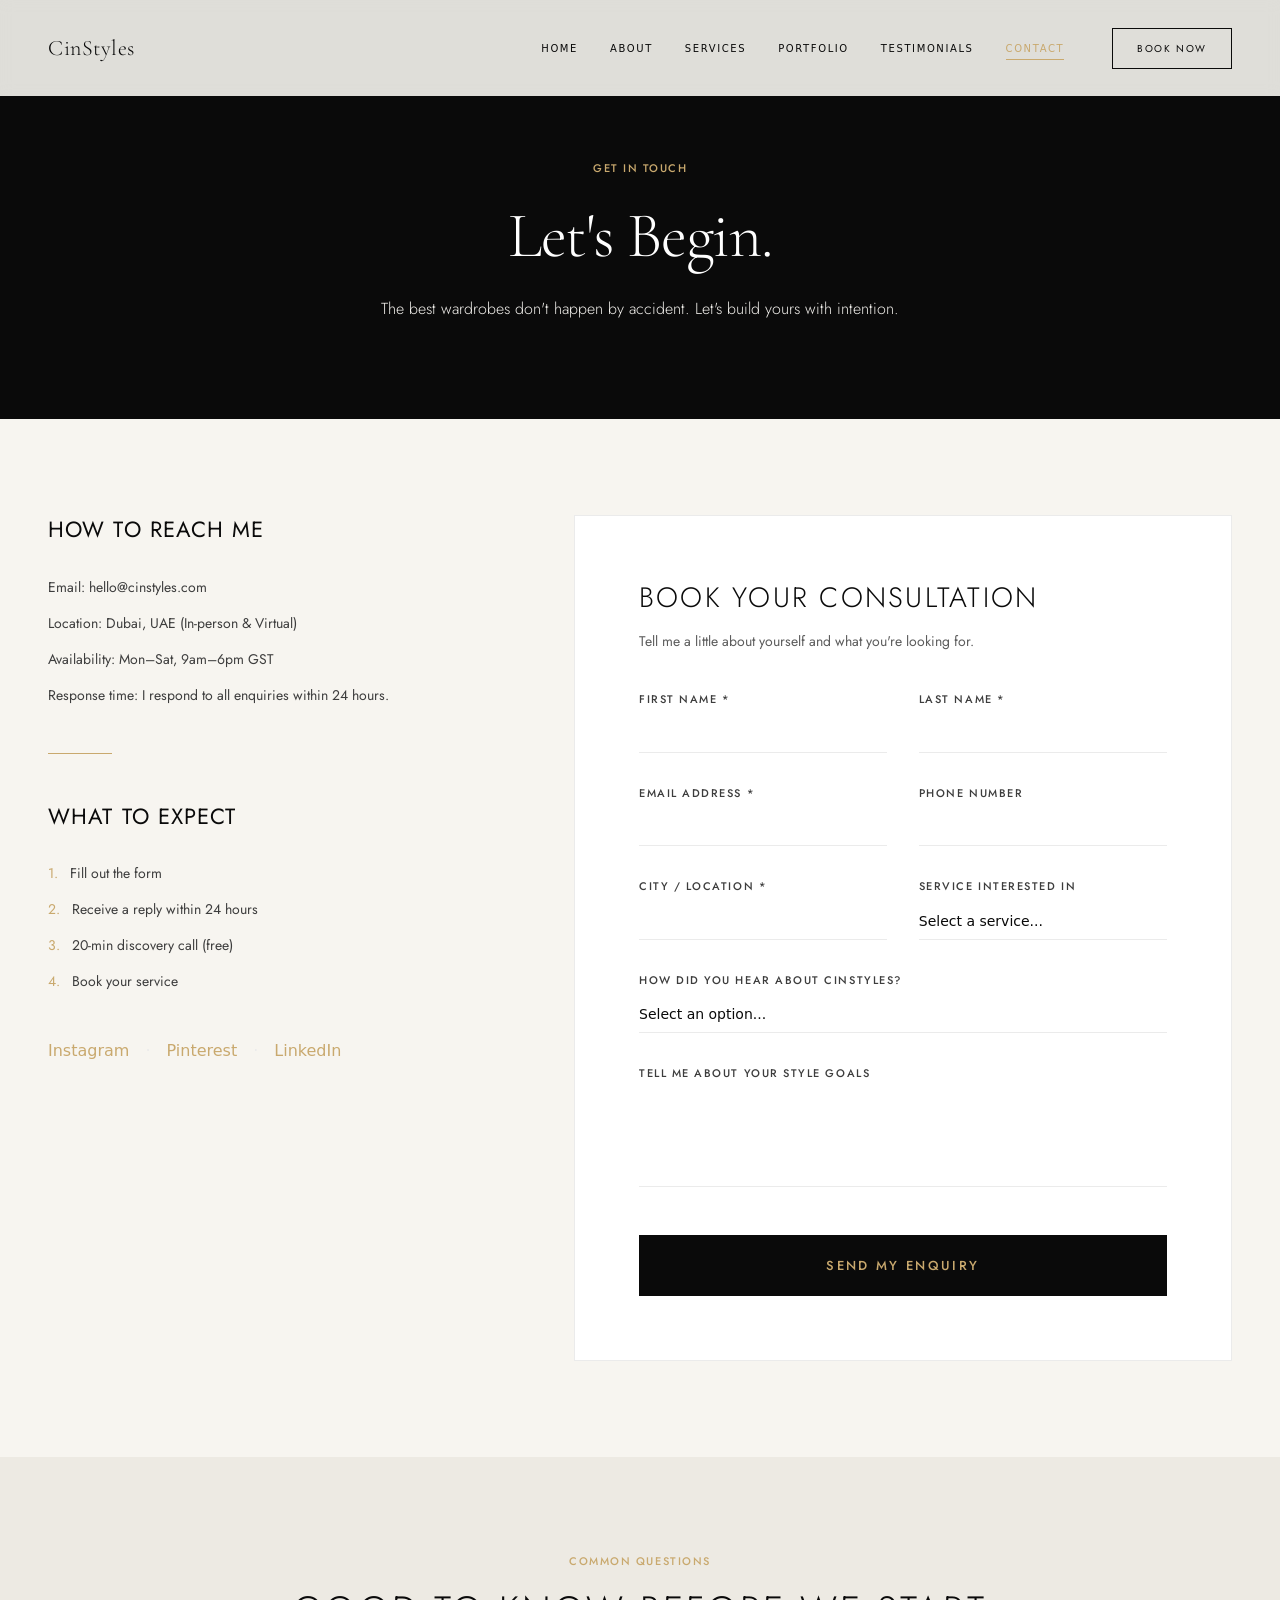
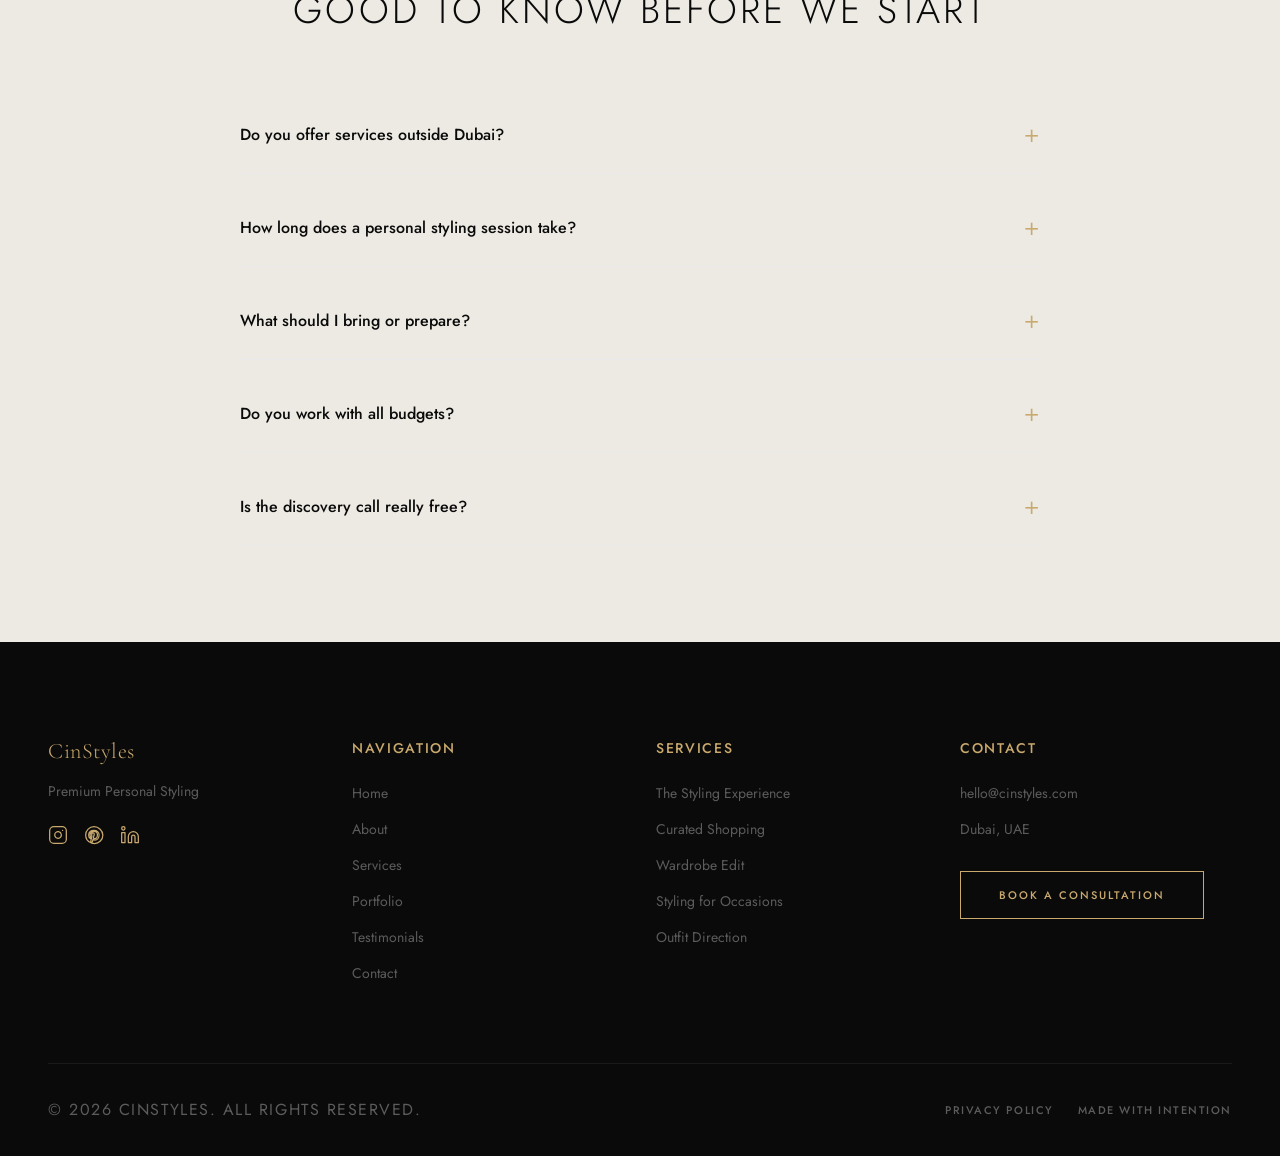
<file: contact95d0.html>
<!DOCTYPE html><html lang="en">
<!-- Mirrored from cinstyles.vercel.app/contact?service=outfit-direction by HTTrack Website Copier/3.x [XR&CO'2014], Mon, 31 Aug 2026 15:17:04 GMT -->
<!-- Added by HTTrack --><meta http-equiv="content-type" content="text/html;charset=utf-8" /><!-- /Added by HTTrack -->
<head><meta charSet="utf-8"/><meta name="viewport" content="width=device-width, initial-scale=1"/><link rel="stylesheet" href="_next/static/chunks/0_i78mvit_rq_.css" data-precedence="next"/><link rel="preload" as="script" fetchPriority="low" href="_next/static/chunks/115dplafwys-z.js"/><script src="_next/static/chunks/0pqt_8bl3ukh4.js" async=""></script><script src="_next/static/chunks/16rx_2u698dam.js" async=""></script><script src="_next/static/chunks/0257pdz1-imal.js" async=""></script><script src="_next/static/chunks/turbopack-15r14ycuqi8st.js" async=""></script><script src="_next/static/chunks/0n4mc3q0q8t0a.js" async=""></script><script src="_next/static/chunks/035_uo2z0l6ch.js" async=""></script><script src="_next/static/chunks/0d3shmwh5_nmn.js" async=""></script><script src="_next/static/chunks/0lh6gp1qm5pzk.js" async=""></script><link rel="preload" href="https://fonts.googleapis.com/css2?family=Cormorant+Garamond:ital,wght@0,300;0,400;0,500;1,300;1,400&amp;family=Jost:wght@300;400;500&amp;display=swap" as="style"/><link rel="preconnect" href="https://fonts.googleapis.com/"/><link rel="preconnect" href="https://fonts.gstatic.com/" crossorigin="anonymous"/><title>CinStyles | Premium Personal Fashion Stylist</title><meta name="description" content="CinStyles is a luxury personal fashion styling service that transforms your wardrobe and elevates your personal presence. Book a consultation today."/><link rel="icon" href="faviconbcf9.ico?favicon.0x3dzn~oxb6tn.ico" sizes="256x256" type="image/x-icon"/><link href="https://fonts.googleapis.com/css2?family=Cormorant+Garamond:ital,wght@0,300;0,400;0,500;1,300;1,400&amp;family=Jost:wght@300;400;500&amp;display=swap" rel="stylesheet"/><script src="_next/static/chunks/03_yq9q893hmn.js" noModule=""></script></head><body class="antialiased min-h-screen flex flex-col"><div hidden=""><!--$--><!--/$--></div><header class="fixed top-0 left-0 w-full z-50 transition-all duration-300 bg-[var(--color-ivory)]/90 backdrop-blur-sm"><div class="max-w-[1400px] mx-auto px-6 lg:px-12 h-24 flex items-center justify-between"><a class="text-[var(--color-ink)] font-cormorant font-light text-[22px] tracking-wide relative z-[60] transition-colors duration-300" href="index.html">CinStyles</a><nav class="hidden md:flex items-center space-x-8"><a class="text-[10px] uppercase tracking-[0.16em] font-medium transition-colors duration-300 relative group text-[var(--color-ink)] hover:text-[var(--color-gold)]" href="index.html">Home<span class="absolute left-0 bottom-[-4px] h-[1px] bg-[var(--color-gold)] transition-all duration-300 w-0 group-hover:w-full"></span></a><a class="text-[10px] uppercase tracking-[0.16em] font-medium transition-colors duration-300 relative group text-[var(--color-ink)] hover:text-[var(--color-gold)]" href="about.html">About<span class="absolute left-0 bottom-[-4px] h-[1px] bg-[var(--color-gold)] transition-all duration-300 w-0 group-hover:w-full"></span></a><a class="text-[10px] uppercase tracking-[0.16em] font-medium transition-colors duration-300 relative group text-[var(--color-ink)] hover:text-[var(--color-gold)]" href="services.html">Services<span class="absolute left-0 bottom-[-4px] h-[1px] bg-[var(--color-gold)] transition-all duration-300 w-0 group-hover:w-full"></span></a><a class="text-[10px] uppercase tracking-[0.16em] font-medium transition-colors duration-300 relative group text-[var(--color-ink)] hover:text-[var(--color-gold)]" href="portfolio.html">Portfolio<span class="absolute left-0 bottom-[-4px] h-[1px] bg-[var(--color-gold)] transition-all duration-300 w-0 group-hover:w-full"></span></a><a class="text-[10px] uppercase tracking-[0.16em] font-medium transition-colors duration-300 relative group text-[var(--color-ink)] hover:text-[var(--color-gold)]" href="testimonials.html">Testimonials<span class="absolute left-0 bottom-[-4px] h-[1px] bg-[var(--color-gold)] transition-all duration-300 w-0 group-hover:w-full"></span></a><a class="text-[10px] uppercase tracking-[0.16em] font-medium transition-colors duration-300 relative group text-[var(--color-gold)]" href="contact.html">Contact<span class="absolute left-0 bottom-[-4px] h-[1px] bg-[var(--color-gold)] transition-all duration-300 w-full"></span></a><a class="ml-4" href="contact.html"><button class="px-6 py-3 font-jost text-[10px] uppercase tracking-[0.16em] transition-colors duration-300 border bg-transparent text-[var(--color-ink)] border-[var(--color-ink)] hover:bg-[var(--color-ink)] hover:text-[var(--color-ivory)]">Book Now</button></a></nav><button class="md:hidden text-[var(--color-ink)] relative z-[60] p-2 transition-colors duration-300" aria-label="Toggle Menu"><div class="w-6 h-[1px] bg-current mb-1.5 transition-transform origin-center" style="transform:none"></div><div class="w-6 h-[1px] bg-current transition-opacity" style="opacity:1"></div><div class="w-6 h-[1px] bg-current mt-1.5 transition-transform origin-center" style="transform:none"></div></button></div></header><main class="flex-grow"><div class="flex flex-col w-full bg-[var(--color-ivory)]"><section data-nav-theme="dark" class="w-full pt-40 pb-24 px-6 bg-[var(--color-ink)] flex flex-col items-center text-center"><span class="eyebrow block mb-6 text-[var(--color-gold)]" style="opacity:0;transform:translateY(20px)">Get in Touch</span><h1 class="text-white mb-6" style="opacity:0;transform:translateY(20px)">Let&#x27;s Begin.</h1><p class="text-[var(--color-mist)] font-light max-w-xl" style="opacity:0;transform:translateY(20px)">The best wardrobes don&#x27;t happen by accident. Let&#x27;s build yours with intention.</p></section><section data-nav-theme="light" class="py-24 px-6 lg:px-12 bg-[var(--color-ivory)]"><div class="max-w-[1400px] mx-auto flex flex-col lg:flex-row gap-16 lg:gap-24"><div class="w-full lg:w-[40%]" style="opacity:0;transform:translateX(-30px)"><h3 class="mb-8 text-[var(--color-ink)]">How to Reach Me</h3><ul class="space-y-4 font-jost text-sm text-[#3D3D3D] mb-12"><li>Email: hello@cinstyles.com</li><li>Location: Dubai, UAE (In-person &amp; Virtual)</li><li>Availability: Mon–Sat, 9am–6pm GST</li><li>Response time: I respond to all enquiries within 24 hours.</li></ul><div class="w-16 h-[1px] bg-[var(--color-gold)] mb-12"></div><h3 class="mb-8 text-[var(--color-ink)]">What to Expect</h3><ol class="space-y-4 font-jost text-sm text-[#3D3D3D] mb-12 list-none pl-0"><li><span class="text-[var(--color-gold)] mr-2">1.</span> Fill out the form</li><li><span class="text-[var(--color-gold)] mr-2">2.</span> Receive a reply within 24 hours</li><li><span class="text-[var(--color-gold)] mr-2">3.</span> 20-min discovery call (free)</li><li><span class="text-[var(--color-gold)] mr-2">4.</span> Book your service</li></ol><div class="flex space-x-4"><a href="#" class="text-[var(--color-gold)] hover:text-[var(--color-ink)] transition-colors">Instagram</a><span class="text-[var(--color-ash)]">·</span><a href="#" class="text-[var(--color-gold)] hover:text-[var(--color-ink)] transition-colors">Pinterest</a><span class="text-[var(--color-ash)]">·</span><a href="#" class="text-[var(--color-gold)] hover:text-[var(--color-ink)] transition-colors">LinkedIn</a></div></div><div class="w-full lg:w-[60%] bg-[var(--color-white)] p-8 lg:p-16 border-[0.5px] border-[var(--color-ash)] relative" style="opacity:0;transform:translateY(30px)"><div class="mb-10"><h2 class="mb-4 text-[28px] text-[var(--color-ink)]">Book Your Consultation</h2><p class="text-sm text-[#5C5C5C]">Tell me a little about yourself and what you&#x27;re looking for.</p></div><form class="space-y-8"><div class="grid grid-cols-1 md:grid-cols-2 gap-8"><div class="flex flex-col relative group"><label class="caption text-[#3D3D3D] mb-2">First Name *</label><input required="" type="text" class="bg-transparent border-0 border-b border-[var(--color-ash)] py-2 text-sm text-[var(--color-ink)] focus:ring-0 focus:outline-none focus:border-[var(--color-gold)] transition-colors w-full"/></div><div class="flex flex-col relative group"><label class="caption text-[#3D3D3D] mb-2">Last Name *</label><input required="" type="text" class="bg-transparent border-0 border-b border-[var(--color-ash)] py-2 text-sm text-[var(--color-ink)] focus:ring-0 focus:outline-none focus:border-[var(--color-gold)] transition-colors w-full"/></div></div><div class="grid grid-cols-1 md:grid-cols-2 gap-8"><div class="flex flex-col relative group"><label class="caption text-[#3D3D3D] mb-2">Email Address *</label><input required="" type="email" class="bg-transparent border-0 border-b border-[var(--color-ash)] py-2 text-sm text-[var(--color-ink)] focus:ring-0 focus:outline-none focus:border-[var(--color-gold)] transition-colors w-full"/></div><div class="flex flex-col relative group"><label class="caption text-[#3D3D3D] mb-2">Phone Number</label><input type="tel" class="bg-transparent border-0 border-b border-[var(--color-ash)] py-2 text-sm text-[var(--color-ink)] focus:ring-0 focus:outline-none focus:border-[var(--color-gold)] transition-colors w-full"/></div></div><div class="grid grid-cols-1 md:grid-cols-2 gap-8"><div class="flex flex-col relative group"><label class="caption text-[#3D3D3D] mb-2">City / Location *</label><input required="" type="text" class="bg-transparent border-0 border-b border-[var(--color-ash)] py-2 text-sm text-[var(--color-ink)] focus:ring-0 focus:outline-none focus:border-[var(--color-gold)] transition-colors w-full"/></div><div class="flex flex-col relative group"><label class="caption text-[#3D3D3D] mb-2">Service Interested In</label><select class="bg-transparent border-0 border-b border-[var(--color-ash)] py-2 text-sm text-[var(--color-ink)] focus:ring-0 focus:outline-none focus:border-[var(--color-gold)] transition-colors w-full appearance-none rounded-none"><option value="">Select a service...</option><option value="The Styling Experience — Signature">The Styling Experience — Signature ($500)</option><option value="Wardrobe Edit">Wardrobe Edit ($300)</option><option value="Curated Shopping">Curated Shopping ($250)</option><option value="Styling for Occasions">Styling for Occasions ($220)</option><option value="Outfit Direction">Outfit Direction ($150)</option></select></div></div><div class="flex flex-col relative group"><label class="caption text-[#3D3D3D] mb-2">How did you hear about CinStyles?</label><select class="bg-transparent border-0 border-b border-[var(--color-ash)] py-2 text-sm text-[var(--color-ink)] focus:ring-0 focus:outline-none focus:border-[var(--color-gold)] transition-colors w-full appearance-none rounded-none"><option value="">Select an option...</option><option value="Instagram">Instagram</option><option value="Referral">Referral</option><option value="Google">Google</option><option value="Other">Other</option></select></div><div class="flex flex-col relative group"><label class="caption text-[#3D3D3D] mb-2">Tell me about your style goals</label><textarea rows="4" class="bg-transparent border-0 border-b border-[var(--color-ash)] py-2 text-sm text-[var(--color-ink)] focus:ring-0 focus:outline-none focus:border-[var(--color-gold)] transition-colors w-full resize-none"></textarea></div><button class="btn-primary w-full mt-4 py-5 text-[13px]" type="submit">Send My Enquiry</button></form></div></div></section><section data-nav-theme="light" class="py-24 px-6 lg:px-12 bg-[var(--color-ivory-deep)]"><div class="max-w-[800px] mx-auto"><div class="text-center mb-16" style="opacity:0;transform:translateY(30px)"><span class="eyebrow block mb-4">Common Questions</span><h2 class="text-[var(--color-ink)]">Good to Know Before We Start</h2></div><div class="space-y-4" style="opacity:0;transform:translateY(30px)"><div class="border-b border-[var(--color-ash)] transition-colors duration-300"><button class="w-full flex items-center justify-between py-6 text-left"><span class="font-jost font-medium text-[var(--color-ink)] pr-8">Do you offer services outside Dubai?</span><span class="text-[var(--color-gold)] text-xl font-light">+</span></button></div><div class="border-b border-[var(--color-ash)] transition-colors duration-300"><button class="w-full flex items-center justify-between py-6 text-left"><span class="font-jost font-medium text-[var(--color-ink)] pr-8">How long does a personal styling session take?</span><span class="text-[var(--color-gold)] text-xl font-light">+</span></button></div><div class="border-b border-[var(--color-ash)] transition-colors duration-300"><button class="w-full flex items-center justify-between py-6 text-left"><span class="font-jost font-medium text-[var(--color-ink)] pr-8">What should I bring or prepare?</span><span class="text-[var(--color-gold)] text-xl font-light">+</span></button></div><div class="border-b border-[var(--color-ash)] transition-colors duration-300"><button class="w-full flex items-center justify-between py-6 text-left"><span class="font-jost font-medium text-[var(--color-ink)] pr-8">Do you work with all budgets?</span><span class="text-[var(--color-gold)] text-xl font-light">+</span></button></div><div class="border-b border-[var(--color-ash)] transition-colors duration-300"><button class="w-full flex items-center justify-between py-6 text-left"><span class="font-jost font-medium text-[var(--color-ink)] pr-8">Is the discovery call really free?</span><span class="text-[var(--color-gold)] text-xl font-light">+</span></button></div></div></div></section></div><!--$--><!--/$--></main><footer class="bg-[var(--color-ink)] text-white pt-24 pb-8"><div class="max-w-[1400px] mx-auto px-6 lg:px-12"><div class="grid grid-cols-1 md:grid-cols-2 lg:grid-cols-4 gap-12 lg:gap-8 mb-20"><div><h2 class="text-[var(--color-gold)] font-cormorant font-light text-[22px] tracking-wide mb-4 normal-case">CinStyles</h2><p class="text-[var(--color-graphite)] font-jost text-sm mb-6">Premium Personal Styling</p><div class="flex space-x-4"><a href="#" class="text-[var(--color-gold)] hover:text-white transition-colors" aria-label="Instagram"><svg width="20" height="20" viewBox="0 0 24 24" fill="none" stroke="currentColor" stroke-width="1.5" stroke-linecap="round" stroke-linejoin="round"><rect x="2" y="2" width="20" height="20" rx="5" ry="5"></rect><path d="M16 11.37A4 4 0 1 1 12.63 8 4 4 0 0 1 16 11.37z"></path><line x1="17.5" y1="6.5" x2="17.51" y2="6.5"></line></svg></a><a href="#" class="text-[var(--color-gold)] hover:text-white transition-colors" aria-label="Pinterest"><svg width="20" height="20" viewBox="0 0 24 24" fill="none" stroke="currentColor" stroke-width="1.5" stroke-linecap="round" stroke-linejoin="round"><path d="M12 2C6.5 2 2 6.5 2 12c0 4.2 2.6 7.8 6.3 9.3-.1-.8-.1-2.1.0-2.9.2-1 1.2-4.9 1.2-4.9s-.3-.6-.3-1.5c0-1.4.8-2.5 1.8-2.5.9 0 1.3.7 1.3 1.5 0 .9-.6 2.3-.9 3.5-.3 1 .5 1.8 1.5 1.8 1.8 0 3.2-1.9 3.2-4.6 0-2.4-1.7-4.1-4.2-4.1-2.9 0-4.6 2.2-4.6 4.4 0 .9.3 1.8.8 2.4.1.1.1.2.1.3-.1.4-.3 1.1-.3 1.3 0 .1-.1.2-.3.1-1.2-.6-2-2.4-2-3.8 0-3.1 2.2-5.9 6.5-5.9 3.4 0 6 2.4 6 5.5 0 3.4-2.1 6.1-5 6.1-1 0-1.9-.5-2.2-1.1l-.6 2.3c-.2.8-.8 1.9-1.2 2.5 1.1.3 2.2.5 3.5.5 5.5 0 10-4.5 10-10S17.5 2 12 2z"></path></svg></a><a href="#" class="text-[var(--color-gold)] hover:text-white transition-colors" aria-label="LinkedIn"><svg width="20" height="20" viewBox="0 0 24 24" fill="none" stroke="currentColor" stroke-width="1.5" stroke-linecap="round" stroke-linejoin="round"><path d="M16 8a6 6 0 0 1 6 6v7h-4v-7a2 2 0 0 0-2-2 2 2 0 0 0-2 2v7h-4v-7a6 6 0 0 1 6-6z"></path><rect x="2" y="9" width="4" height="12"></rect><circle cx="4" cy="4" r="2"></circle></svg></a></div></div><div><h4 class="text-[var(--color-gold)] mb-6">Navigation</h4><ul class="space-y-4 font-jost text-sm text-[var(--color-graphite)]"><li><a class="hover:text-white transition-colors" href="index.html">Home</a></li><li><a class="hover:text-white transition-colors" href="about.html">About</a></li><li><a class="hover:text-white transition-colors" href="services.html">Services</a></li><li><a class="hover:text-white transition-colors" href="portfolio.html">Portfolio</a></li><li><a class="hover:text-white transition-colors" href="testimonials.html">Testimonials</a></li><li><a class="hover:text-white transition-colors" href="contact.html">Contact</a></li></ul></div><div><h4 class="text-[var(--color-gold)] mb-6">Services</h4><ul class="space-y-4 font-jost text-sm text-[var(--color-graphite)]"><li><a class="hover:text-white transition-colors" href="services.html">The Styling Experience</a></li><li><a class="hover:text-white transition-colors" href="services.html">Curated Shopping</a></li><li><a class="hover:text-white transition-colors" href="services.html">Wardrobe Edit</a></li><li><a class="hover:text-white transition-colors" href="services.html">Styling for Occasions</a></li><li><a class="hover:text-white transition-colors" href="services.html">Outfit Direction</a></li></ul></div><div><h4 class="text-[var(--color-gold)] mb-6">Contact</h4><ul class="space-y-4 font-jost text-sm text-[var(--color-graphite)] mb-8"><li><a href="mailto:hello@cinstyles.com" class="hover:text-white transition-colors">hello@cinstyles.com</a></li><li>Dubai, UAE</li></ul><a class="btn-ghost" href="contact.html">Book a Consultation</a></div></div><div class="pt-8 border-t border-[var(--color-ink-warm)] flex flex-col md:flex-row justify-between items-center text-[var(--color-graphite)] caption"><p>© <!-- -->2026<!-- --> CinStyles. All rights reserved.</p><div class="flex space-x-6 mt-4 md:mt-0"><a class="hover:text-[var(--color-gold)] transition-colors" href="#">Privacy Policy</a><span>Made with intention</span></div></div></div></footer><script src="_next/static/chunks/115dplafwys-z.js" id="_R_" async=""></script><script>(self.__next_f=self.__next_f||[]).push([0])</script><script>self.__next_f.push([1,"1:\"$Sreact.fragment\"\n2:I[45678,[\"/_next/static/chunks/0n4mc3q0q8t0a.js\",\"/_next/static/chunks/035_uo2z0l6ch.js\",\"/_next/static/chunks/0d3shmwh5_nmn.js\"],\"default\"]\n3:I[39756,[\"/_next/static/chunks/0n4mc3q0q8t0a.js\",\"/_next/static/chunks/035_uo2z0l6ch.js\",\"/_next/static/chunks/0d3shmwh5_nmn.js\"],\"default\"]\n4:I[37457,[\"/_next/static/chunks/0n4mc3q0q8t0a.js\",\"/_next/static/chunks/035_uo2z0l6ch.js\",\"/_next/static/chunks/0d3shmwh5_nmn.js\"],\"default\"]\ne:I[68027,[\"/_next/static/chunks/0n4mc3q0q8t0a.js\",\"/_next/static/chunks/035_uo2z0l6ch.js\",\"/_next/static/chunks/0d3shmwh5_nmn.js\"],\"default\",1]\n:HL[\"/_next/static/chunks/0_i78mvit_rq~.css\",\"style\"]\n:HL[\"https://fonts.googleapis.com/css2?family=Cormorant+Garamond:ital,wght@0,300;0,400;0,500;1,300;1,400\u0026family=Jost:wght@300;400;500\u0026display=swap\",\"style\"]\n"])</script><script>self.__next_f.push([1,"0:{\"P\":null,\"c\":[\"\",\"contact\"],\"q\":\"\",\"i\":false,\"f\":[[[\"\",{\"children\":[\"contact\",{\"children\":[\"__PAGE__\",{}]}]},\"$undefined\",\"$undefined\",16],[[\"$\",\"$1\",\"c\",{\"children\":[[[\"$\",\"link\",\"0\",{\"rel\":\"stylesheet\",\"href\":\"/_next/static/chunks/0_i78mvit_rq~.css\",\"precedence\":\"next\",\"crossOrigin\":\"$undefined\",\"nonce\":\"$undefined\"}],[\"$\",\"script\",\"script-0\",{\"src\":\"/_next/static/chunks/0n4mc3q0q8t0a.js\",\"async\":true,\"nonce\":\"$undefined\"}],[\"$\",\"script\",\"script-1\",{\"src\":\"/_next/static/chunks/035_uo2z0l6ch.js\",\"async\":true,\"nonce\":\"$undefined\"}],[\"$\",\"script\",\"script-2\",{\"src\":\"/_next/static/chunks/0d3shmwh5_nmn.js\",\"async\":true,\"nonce\":\"$undefined\"}]],[\"$\",\"html\",null,{\"lang\":\"en\",\"children\":[[\"$\",\"head\",null,{\"children\":[[\"$\",\"link\",null,{\"rel\":\"preconnect\",\"href\":\"https://fonts.googleapis.com\"}],[\"$\",\"link\",null,{\"rel\":\"preconnect\",\"href\":\"https://fonts.gstatic.com/\",\"crossOrigin\":\"anonymous\"}],[\"$\",\"link\",null,{\"href\":\"https://fonts.googleapis.com/css2?family=Cormorant+Garamond:ital,wght@0,300;0,400;0,500;1,300;1,400\u0026family=Jost:wght@300;400;500\u0026display=swap\",\"rel\":\"stylesheet\"}]]}],[\"$\",\"body\",null,{\"className\":\"antialiased min-h-screen flex flex-col\",\"children\":[[\"$\",\"$L2\",null,{}],[\"$\",\"main\",null,{\"className\":\"flex-grow\",\"children\":[\"$\",\"$L3\",null,{\"parallelRouterKey\":\"children\",\"error\":\"$undefined\",\"errorStyles\":\"$undefined\",\"errorScripts\":\"$undefined\",\"template\":[\"$\",\"$L4\",null,{}],\"templateStyles\":\"$undefined\",\"templateScripts\":\"$undefined\",\"notFound\":[[[\"$\",\"title\",null,{\"children\":\"404: This page could not be found.\"}],[\"$\",\"div\",null,{\"style\":{\"fontFamily\":\"system-ui,\\\"Segoe UI\\\",Roboto,Helvetica,Arial,sans-serif,\\\"Apple Color Emoji\\\",\\\"Segoe UI Emoji\\\"\",\"height\":\"100vh\",\"textAlign\":\"center\",\"display\":\"flex\",\"flexDirection\":\"column\",\"alignItems\":\"center\",\"justifyContent\":\"center\"},\"children\":[\"$\",\"div\",null,{\"children\":[[\"$\",\"style\",null,{\"dangerouslySetInnerHTML\":{\"__html\":\"body{color:#000;background:#fff;margin:0}.next-error-h1{border-right:1px solid rgba(0,0,0,.3)}@media (prefers-color-scheme:dark){body{color:#fff;background:#000}.next-error-h1{border-right:1px solid rgba(255,255,255,.3)}}\"}}],[\"$\",\"h1\",null,{\"className\":\"next-error-h1\",\"style\":{\"display\":\"inline-block\",\"margin\":\"0 20px 0 0\",\"padding\":\"0 23px 0 0\",\"fontSize\":24,\"fontWeight\":500,\"verticalAlign\":\"top\",\"lineHeight\":\"49px\"},\"children\":404}],[\"$\",\"div\",null,{\"style\":{\"display\":\"inline-block\"},\"children\":[\"$\",\"h2\",null,{\"style\":{\"fontSize\":14,\"fontWeight\":400,\"lineHeight\":\"49px\",\"margin\":0},\"children\":\"This page could not be found.\"}]}]]}]}]],[]],\"forbidden\":\"$undefined\",\"unauthorized\":\"$undefined\"}]}],[\"$\",\"footer\",null,{\"className\":\"bg-[var(--color-ink)] text-white pt-24 pb-8\",\"children\":[\"$\",\"div\",null,{\"className\":\"max-w-[1400px] mx-auto px-6 lg:px-12\",\"children\":[[\"$\",\"div\",null,{\"className\":\"grid grid-cols-1 md:grid-cols-2 lg:grid-cols-4 gap-12 lg:gap-8 mb-20\",\"children\":[[\"$\",\"div\",null,{\"children\":[[\"$\",\"h2\",null,{\"className\":\"text-[var(--color-gold)] font-cormorant font-light text-[22px] tracking-wide mb-4 normal-case\",\"children\":\"CinStyles\"}],[\"$\",\"p\",null,{\"className\":\"text-[var(--color-graphite)] font-jost text-sm mb-6\",\"children\":\"Premium Personal Styling\"}],[\"$\",\"div\",null,{\"className\":\"flex space-x-4\",\"children\":[[\"$\",\"a\",null,{\"href\":\"#\",\"className\":\"text-[var(--color-gold)] hover:text-white transition-colors\",\"aria-label\":\"Instagram\",\"children\":[\"$\",\"svg\",null,{\"width\":\"20\",\"height\":\"20\",\"viewBox\":\"0 0 24 24\",\"fill\":\"none\",\"stroke\":\"currentColor\",\"strokeWidth\":\"1.5\",\"strokeLinecap\":\"round\",\"strokeLinejoin\":\"round\",\"children\":[[\"$\",\"rect\",null,{\"x\":\"2\",\"y\":\"2\",\"width\":\"20\",\"height\":\"20\",\"rx\":\"5\",\"ry\":\"5\"}],[\"$\",\"path\",null,{\"d\":\"M16 11.37A4 4 0 1 1 12.63 8 4 4 0 0 1 16 11.37z\"}],[\"$\",\"line\",null,{\"x1\":\"17.5\",\"y1\":\"6.5\",\"x2\":\"17.51\",\"y2\":\"6.5\"}]]}]}],[\"$\",\"a\",null,{\"href\":\"#\",\"className\":\"text-[var(--color-gold)] hover:text-white transition-colors\",\"aria-label\":\"Pinterest\",\"children\":[\"$\",\"svg\",null,{\"width\":\"20\",\"height\":\"20\",\"viewBox\":\"0 0 24 24\",\"fill\":\"none\",\"stroke\":\"currentColor\",\"strokeWidth\":\"1.5\",\"strokeLinecap\":\"round\",\"strokeLinejoin\":\"round\",\"children\":[\"$\",\"path\",null,{\"d\":\"M12 2C6.5 2 2 6.5 2 12c0 4.2 2.6 7.8 6.3 9.3-.1-.8-.1-2.1.0-2.9.2-1 1.2-4.9 1.2-4.9s-.3-.6-.3-1.5c0-1.4.8-2.5 1.8-2.5.9 0 1.3.7 1.3 1.5 0 .9-.6 2.3-.9 3.5-.3 1 .5 1.8 1.5 1.8 1.8 0 3.2-1.9 3.2-4.6 0-2.4-1.7-4.1-4.2-4.1-2.9 0-4.6 2.2-4.6 4.4 0 .9.3 1.8.8 2.4.1.1.1.2.1.3-.1.4-.3 1.1-.3 1.3 0 .1-.1.2-.3.1-1.2-.6-2-2.4-2-3.8 0-3.1 2.2-5.9 6.5-5.9 3.4 0 6 2.4 6 5.5 0 3.4-2.1 6.1-5 6.1-1 0-1.9-.5-2.2-1.1l-.6 2.3c-.2.8-.8 1.9-1.2 2.5 1.1.3 2.2.5 3.5.5 5.5 0 10-4.5 10-10S17.5 2 12 2z\"}]}]}],\"$L5\"]}]]}],\"$L6\",\"$L7\",\"$L8\"]}],\"$L9\"]}]}]]}]]}]]}],{\"children\":[\"$La\",{\"children\":[\"$Lb\",{},null,false,null]},null,false,\"$@c\"]},null,false,null],\"$Ld\",false]],\"m\":\"$undefined\",\"G\":[\"$e\",[\"$Lf\"]],\"S\":true,\"h\":null,\"s\":\"$undefined\",\"l\":\"$undefined\",\"p\":\"$undefined\",\"d\":\"$undefined\",\"b\":\"Ztx0J5TNE165A_HdoPvQA\"}\n"])</script><script>self.__next_f.push([1,"10:I[22016,[\"/_next/static/chunks/0n4mc3q0q8t0a.js\",\"/_next/static/chunks/035_uo2z0l6ch.js\",\"/_next/static/chunks/0d3shmwh5_nmn.js\"],\"\"]\n11:I[47257,[\"/_next/static/chunks/0n4mc3q0q8t0a.js\",\"/_next/static/chunks/035_uo2z0l6ch.js\",\"/_next/static/chunks/0d3shmwh5_nmn.js\"],\"ClientPageRoot\"]\n12:I[78299,[\"/_next/static/chunks/0n4mc3q0q8t0a.js\",\"/_next/static/chunks/035_uo2z0l6ch.js\",\"/_next/static/chunks/0d3shmwh5_nmn.js\",\"/_next/static/chunks/0lh6gp1qm5pzk.js\"],\"default\"]\n15:I[97367,[\"/_next/static/chunks/0n4mc3q0q8t0a.js\",\"/_next/static/chunks/035_uo2z0l6ch.js\",\"/_next/static/chunks/0d3shmwh5_nmn.js\"],\"OutletBoundary\"]\n16:\"$Sreact.suspense\"\n19:I[97367,[\"/_next/static/chunks/0n4mc3q0q8t0a.js\",\"/_next/static/chunks/035_uo2z0l6ch.js\",\"/_next/static/chunks/0d3shmwh5_nmn.js\"],\"ViewportBoundary\"]\n1b:I[97367,[\"/_next/static/chunks/0n4mc3q0q8t0a.js\",\"/_next/static/chunks/035_uo2z0l6ch.js\",\"/_next/static/chunks/0d3shmwh5_nmn.js\"],\"MetadataBoundary\"]\n5:[\"$\",\"a\",null,{\"href\":\"#\",\"className\":\"text-[var(--color-gold)] hover:text-white transition-colors\",\"aria-label\":\"LinkedIn\",\"children\":[\"$\",\"svg\",null,{\"width\":\"20\",\"height\":\"20\",\"viewBox\":\"0 0 24 24\",\"fill\":\"none\",\"stroke\":\"currentColor\",\"strokeWidth\":\"1.5\",\"strokeLinecap\":\"round\",\"strokeLinejoin\":\"round\",\"children\":[[\"$\",\"path\",null,{\"d\":\"M16 8a6 6 0 0 1 6 6v7h-4v-7a2 2 0 0 0-2-2 2 2 0 0 0-2 2v7h-4v-7a6 6 0 0 1 6-6z\"}],[\"$\",\"rect\",null,{\"x\":\"2\",\"y\":\"9\",\"width\":\"4\",\"height\":\"12\"}],[\"$\",\"circle\",null,{\"cx\":\"4\",\"cy\":\"4\",\"r\":\"2\"}]]}]}]\n6:[\"$\",\"div\",null,{\"children\":[[\"$\",\"h4\",null,{\"className\":\"text-[var(--color-gold)] mb-6\",\"children\":\"Navigation\"}],[\"$\",\"ul\",null,{\"className\":\"space-y-4 font-jost text-sm text-[var(--color-graphite)]\",\"children\":[[\"$\",\"li\",null,{\"children\":[\"$\",\"$L10\",null,{\"href\":\"/\",\"className\":\"hover:text-white transition-colors\",\"children\":\"Home\"}]}],[\"$\",\"li\",null,{\"children\":[\"$\",\"$L10\",null,{\"href\":\"/about\",\"className\":\"hover:text-white transition-colors\",\"children\":\"About\"}]}],[\"$\",\"li\",null,{\"children\":[\"$\",\"$L10\",null,{\"href\":\"/services\",\"className\":\"hover:text-white transition-colors\",\"children\":\"Services\"}]}],[\"$\",\"li\",null,{\"children\":[\"$\",\"$L10\",null,{\"href\":\"/portfolio\",\"className\":\"hover:text-white transition-colors\",\"children\":\"Portfolio\"}]}],[\"$\",\"li\",null,{\"children\":[\"$\",\"$L10\",null,{\"href\":\"/testimonials\",\"className\":\"hover:text-white transition-colors\",\"children\":\"Testimonials\"}]}],[\"$\",\"li\",null,{\"children\":[\"$\",\"$L10\",null,{\"href\":\"/contact\",\"className\":\"hover:text-white transition-colors\",\"children\":\"Contact\"}]}]]}]]}]\n7:[\"$\",\"div\",null,{\"children\":[[\"$\",\"h4\",null,{\"className\":\"text-[var(--color-gold)] mb-6\",\"children\":\"Services\"}],[\"$\",\"ul\",null,{\"className\":\"space-y-4 font-jost text-sm text-[var(--color-graphite)]\",\"children\":[[\"$\",\"li\",null,{\"children\":[\"$\",\"$L10\",null,{\"href\":\"/services\",\"className\":\"hover:text-white transition-colors\",\"children\":\"The Styling Experience\"}]}],[\"$\",\"li\",null,{\"children\":[\"$\",\"$L10\",null,{\"href\":\"/services\",\"className\":\"hover:text-white transition-colors\",\"children\":\"Curated Shopping\"}]}],[\"$\",\"li\",null,{\"children\":[\"$\",\"$L10\",null,{\"href\":\"/services\",\"className\":\"hover:text-white transition-colors\",\"children\":\"Wardrobe Edit\"}]}],[\"$\",\"li\",null,{\"children\":[\"$\",\"$L10\",null,{\"href\":\"/services\",\"className\":\"hover:text-white transition-colors\",\"children\":\"Styling for Occasions\"}]}],[\"$\",\"li\",null,{\"children\":[\"$\",\"$L10\",null,{\"href\":\"/services\",\"className\":\"hover:text-white transition-colors\",\"children\":\"Outfit Direction\"}]}]]}]]}]\n8:[\"$\",\"div\",null,{\"children\":[[\"$\",\"h4\",null,{\"className\":\"text-[var(--color-gold)] mb-6\",\"children\":\"Contact\"}],[\"$\",\"ul\",null,{\"className\":\"space-y-4 font-jost text-sm text-[var(--color-graphite)] mb-8\",\"children\":[[\"$\",\"li\",null,{\"children\":[\"$\",\"a\",null,{\"href\":\"mailto:hello@cinstyles.com\",\"className\":\"hover:text-white transition-colors\",\"children\":\"hello@cinstyles.com\"}]}],[\"$\",\"li\",null,{\"children\":\"Dubai, UAE\"}]]}],[\"$\",\"$L10\",null,{\"href\":\"/contact\",\"className\":\"btn-ghost\",\"children\":\"Book a Consultation\"}]]}]\n9:[\"$\",\"div\",null,{\"className\":\"pt-8 border-t border-[var(--color-ink"])</script><script>self.__next_f.push([1,"-warm)] flex flex-col md:flex-row justify-between items-center text-[var(--color-graphite)] caption\",\"children\":[[\"$\",\"p\",null,{\"children\":[\"© \",2026,\" CinStyles. All rights reserved.\"]}],[\"$\",\"div\",null,{\"className\":\"flex space-x-6 mt-4 md:mt-0\",\"children\":[[\"$\",\"$L10\",null,{\"href\":\"#\",\"className\":\"hover:text-[var(--color-gold)] transition-colors\",\"children\":\"Privacy Policy\"}],[\"$\",\"span\",null,{\"children\":\"Made with intention\"}]]}]]}]\na:[\"$\",\"$1\",\"c\",{\"children\":[null,[\"$\",\"$L3\",null,{\"parallelRouterKey\":\"children\",\"error\":\"$undefined\",\"errorStyles\":\"$undefined\",\"errorScripts\":\"$undefined\",\"template\":[\"$\",\"$L4\",null,{}],\"templateStyles\":\"$undefined\",\"templateScripts\":\"$undefined\",\"notFound\":\"$undefined\",\"forbidden\":\"$undefined\",\"unauthorized\":\"$undefined\"}]]}]\nb:[\"$\",\"$1\",\"c\",{\"children\":[[\"$\",\"$L11\",null,{\"Component\":\"$12\",\"serverProvidedParams\":{\"searchParams\":{},\"params\":{},\"promises\":[\"$@13\",\"$@14\"]}}],[[\"$\",\"script\",\"script-0\",{\"src\":\"/_next/static/chunks/0lh6gp1qm5pzk.js\",\"async\":true,\"nonce\":\"$undefined\"}]],[\"$\",\"$L15\",null,{\"children\":[\"$\",\"$16\",null,{\"name\":\"Next.MetadataOutlet\",\"children\":\"$@17\"}]}]]}]\n18:[]\nc:\"$W18\"\nd:[\"$\",\"$1\",\"h\",{\"children\":[null,[\"$\",\"$L19\",null,{\"children\":\"$L1a\"}],[\"$\",\"div\",null,{\"hidden\":true,\"children\":[\"$\",\"$L1b\",null,{\"children\":[\"$\",\"$16\",null,{\"name\":\"Next.Metadata\",\"children\":\"$L1c\"}]}]}],null]}]\nf:[\"$\",\"link\",\"0\",{\"rel\":\"stylesheet\",\"href\":\"/_next/static/chunks/0_i78mvit_rq~.css\",\"precedence\":\"next\",\"crossOrigin\":\"$undefined\",\"nonce\":\"$undefined\"}]\n"])</script><script>self.__next_f.push([1,"13:{}\n14:\"$b:props:children:0:props:serverProvidedParams:params\"\n"])</script><script>self.__next_f.push([1,"1a:[[\"$\",\"meta\",\"0\",{\"charSet\":\"utf-8\"}],[\"$\",\"meta\",\"1\",{\"name\":\"viewport\",\"content\":\"width=device-width, initial-scale=1\"}]]\n"])</script><script>self.__next_f.push([1,"1d:I[27201,[\"/_next/static/chunks/0n4mc3q0q8t0a.js\",\"/_next/static/chunks/035_uo2z0l6ch.js\",\"/_next/static/chunks/0d3shmwh5_nmn.js\"],\"IconMark\"]\n17:null\n1c:[[\"$\",\"title\",\"0\",{\"children\":\"CinStyles | Premium Personal Fashion Stylist\"}],[\"$\",\"meta\",\"1\",{\"name\":\"description\",\"content\":\"CinStyles is a luxury personal fashion styling service that transforms your wardrobe and elevates your personal presence. Book a consultation today.\"}],[\"$\",\"link\",\"2\",{\"rel\":\"icon\",\"href\":\"faviconbcf9.ico?favicon.0x3dzn~oxb6tn.ico\",\"sizes\":\"256x256\",\"type\":\"image/x-icon\"}],[\"$\",\"$L1d\",\"3\",{}]]\n"])</script><script src="./animations.js"></script></body>
<!-- Mirrored from cinstyles.vercel.app/contact?service=outfit-direction by HTTrack Website Copier/3.x [XR&CO'2014], Mon, 31 Aug 2026 15:17:04 GMT -->
</html>
</file>
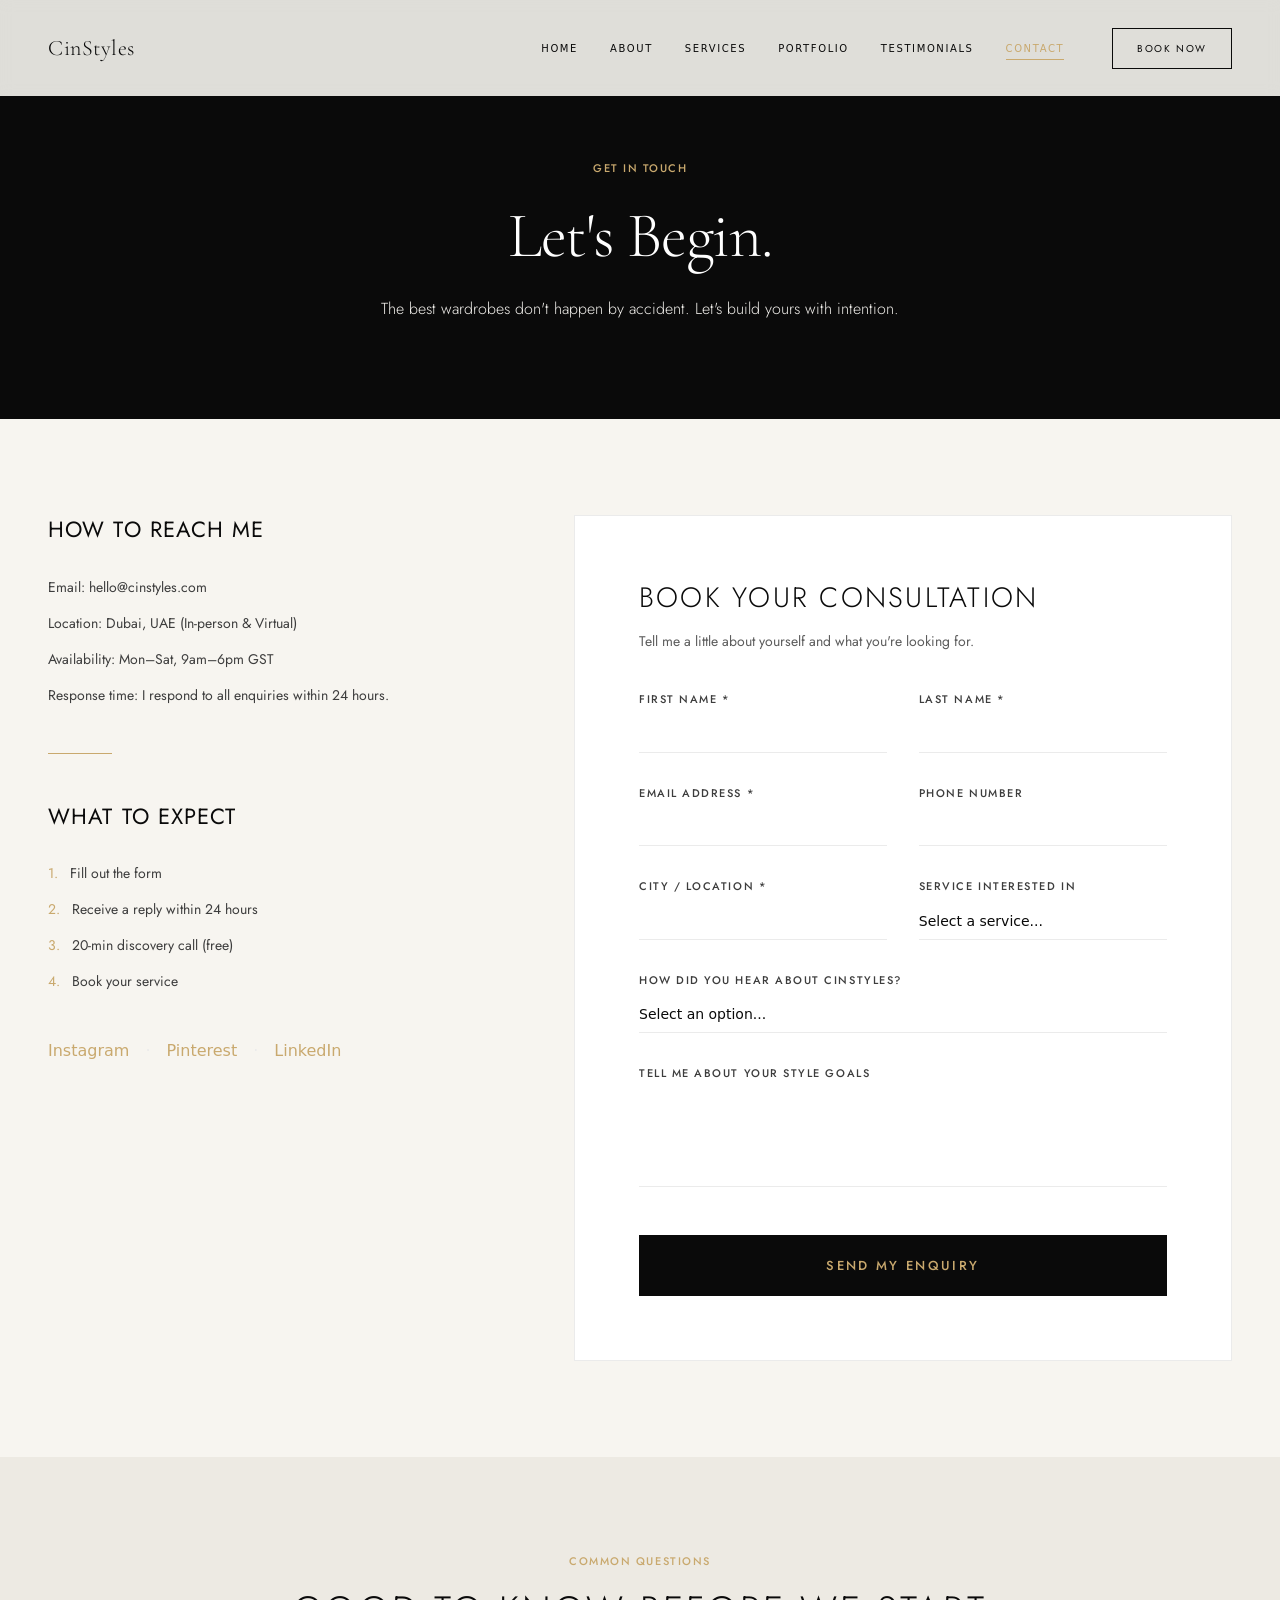
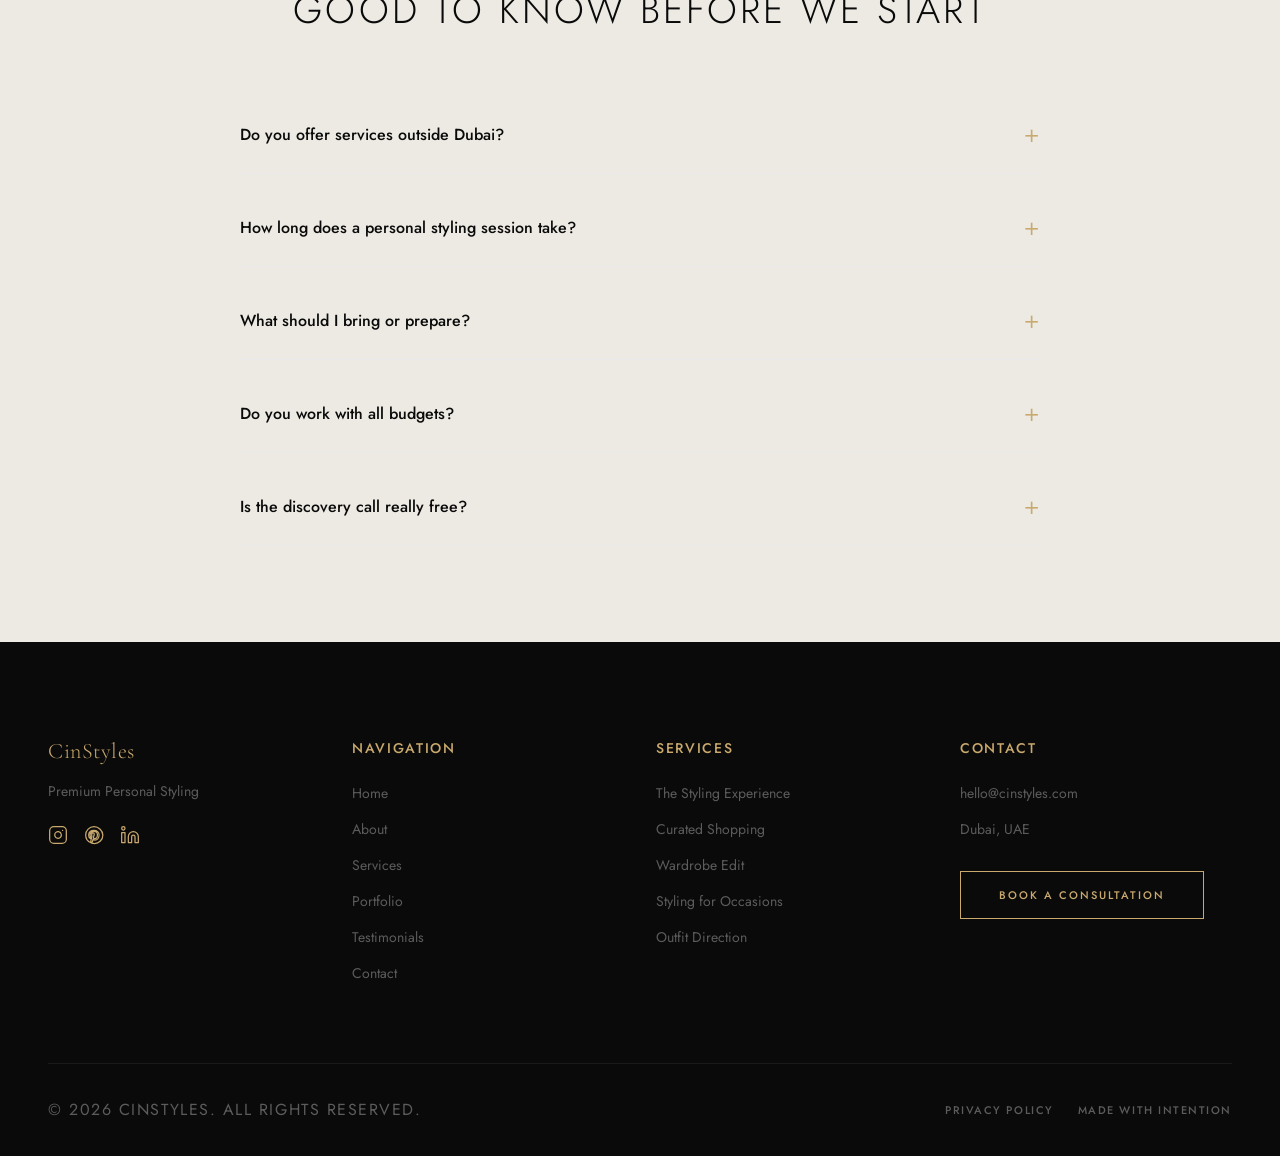
<file: contacta3e2.html>
<!DOCTYPE html><html lang="en">
<!-- Mirrored from cinstyles.vercel.app/contact?service=occasions by HTTrack Website Copier/3.x [XR&CO'2014], Mon, 31 Aug 2026 15:17:04 GMT -->
<!-- Added by HTTrack --><meta http-equiv="content-type" content="text/html;charset=utf-8" /><!-- /Added by HTTrack -->
<head><meta charSet="utf-8"/><meta name="viewport" content="width=device-width, initial-scale=1"/><link rel="stylesheet" href="_next/static/chunks/0_i78mvit_rq_.css" data-precedence="next"/><link rel="preload" as="script" fetchPriority="low" href="_next/static/chunks/115dplafwys-z.js"/><script src="_next/static/chunks/0pqt_8bl3ukh4.js" async=""></script><script src="_next/static/chunks/16rx_2u698dam.js" async=""></script><script src="_next/static/chunks/0257pdz1-imal.js" async=""></script><script src="_next/static/chunks/turbopack-15r14ycuqi8st.js" async=""></script><script src="_next/static/chunks/0n4mc3q0q8t0a.js" async=""></script><script src="_next/static/chunks/035_uo2z0l6ch.js" async=""></script><script src="_next/static/chunks/0d3shmwh5_nmn.js" async=""></script><script src="_next/static/chunks/0lh6gp1qm5pzk.js" async=""></script><link rel="preload" href="https://fonts.googleapis.com/css2?family=Cormorant+Garamond:ital,wght@0,300;0,400;0,500;1,300;1,400&amp;family=Jost:wght@300;400;500&amp;display=swap" as="style"/><link rel="preconnect" href="https://fonts.googleapis.com/"/><link rel="preconnect" href="https://fonts.gstatic.com/" crossorigin="anonymous"/><title>CinStyles | Premium Personal Fashion Stylist</title><meta name="description" content="CinStyles is a luxury personal fashion styling service that transforms your wardrobe and elevates your personal presence. Book a consultation today."/><link rel="icon" href="faviconbcf9.ico?favicon.0x3dzn~oxb6tn.ico" sizes="256x256" type="image/x-icon"/><link href="https://fonts.googleapis.com/css2?family=Cormorant+Garamond:ital,wght@0,300;0,400;0,500;1,300;1,400&amp;family=Jost:wght@300;400;500&amp;display=swap" rel="stylesheet"/><script src="_next/static/chunks/03_yq9q893hmn.js" noModule=""></script></head><body class="antialiased min-h-screen flex flex-col"><div hidden=""><!--$--><!--/$--></div><header class="fixed top-0 left-0 w-full z-50 transition-all duration-300 bg-[var(--color-ivory)]/90 backdrop-blur-sm"><div class="max-w-[1400px] mx-auto px-6 lg:px-12 h-24 flex items-center justify-between"><a class="text-[var(--color-ink)] font-cormorant font-light text-[22px] tracking-wide relative z-[60] transition-colors duration-300" href="index.html">CinStyles</a><nav class="hidden md:flex items-center space-x-8"><a class="text-[10px] uppercase tracking-[0.16em] font-medium transition-colors duration-300 relative group text-[var(--color-ink)] hover:text-[var(--color-gold)]" href="index.html">Home<span class="absolute left-0 bottom-[-4px] h-[1px] bg-[var(--color-gold)] transition-all duration-300 w-0 group-hover:w-full"></span></a><a class="text-[10px] uppercase tracking-[0.16em] font-medium transition-colors duration-300 relative group text-[var(--color-ink)] hover:text-[var(--color-gold)]" href="about.html">About<span class="absolute left-0 bottom-[-4px] h-[1px] bg-[var(--color-gold)] transition-all duration-300 w-0 group-hover:w-full"></span></a><a class="text-[10px] uppercase tracking-[0.16em] font-medium transition-colors duration-300 relative group text-[var(--color-ink)] hover:text-[var(--color-gold)]" href="services.html">Services<span class="absolute left-0 bottom-[-4px] h-[1px] bg-[var(--color-gold)] transition-all duration-300 w-0 group-hover:w-full"></span></a><a class="text-[10px] uppercase tracking-[0.16em] font-medium transition-colors duration-300 relative group text-[var(--color-ink)] hover:text-[var(--color-gold)]" href="portfolio.html">Portfolio<span class="absolute left-0 bottom-[-4px] h-[1px] bg-[var(--color-gold)] transition-all duration-300 w-0 group-hover:w-full"></span></a><a class="text-[10px] uppercase tracking-[0.16em] font-medium transition-colors duration-300 relative group text-[var(--color-ink)] hover:text-[var(--color-gold)]" href="testimonials.html">Testimonials<span class="absolute left-0 bottom-[-4px] h-[1px] bg-[var(--color-gold)] transition-all duration-300 w-0 group-hover:w-full"></span></a><a class="text-[10px] uppercase tracking-[0.16em] font-medium transition-colors duration-300 relative group text-[var(--color-gold)]" href="contact.html">Contact<span class="absolute left-0 bottom-[-4px] h-[1px] bg-[var(--color-gold)] transition-all duration-300 w-full"></span></a><a class="ml-4" href="contact.html"><button class="px-6 py-3 font-jost text-[10px] uppercase tracking-[0.16em] transition-colors duration-300 border bg-transparent text-[var(--color-ink)] border-[var(--color-ink)] hover:bg-[var(--color-ink)] hover:text-[var(--color-ivory)]">Book Now</button></a></nav><button class="md:hidden text-[var(--color-ink)] relative z-[60] p-2 transition-colors duration-300" aria-label="Toggle Menu"><div class="w-6 h-[1px] bg-current mb-1.5 transition-transform origin-center" style="transform:none"></div><div class="w-6 h-[1px] bg-current transition-opacity" style="opacity:1"></div><div class="w-6 h-[1px] bg-current mt-1.5 transition-transform origin-center" style="transform:none"></div></button></div></header><main class="flex-grow"><div class="flex flex-col w-full bg-[var(--color-ivory)]"><section data-nav-theme="dark" class="w-full pt-40 pb-24 px-6 bg-[var(--color-ink)] flex flex-col items-center text-center"><span class="eyebrow block mb-6 text-[var(--color-gold)]" style="opacity:0;transform:translateY(20px)">Get in Touch</span><h1 class="text-white mb-6" style="opacity:0;transform:translateY(20px)">Let&#x27;s Begin.</h1><p class="text-[var(--color-mist)] font-light max-w-xl" style="opacity:0;transform:translateY(20px)">The best wardrobes don&#x27;t happen by accident. Let&#x27;s build yours with intention.</p></section><section data-nav-theme="light" class="py-24 px-6 lg:px-12 bg-[var(--color-ivory)]"><div class="max-w-[1400px] mx-auto flex flex-col lg:flex-row gap-16 lg:gap-24"><div class="w-full lg:w-[40%]" style="opacity:0;transform:translateX(-30px)"><h3 class="mb-8 text-[var(--color-ink)]">How to Reach Me</h3><ul class="space-y-4 font-jost text-sm text-[#3D3D3D] mb-12"><li>Email: hello@cinstyles.com</li><li>Location: Dubai, UAE (In-person &amp; Virtual)</li><li>Availability: Mon–Sat, 9am–6pm GST</li><li>Response time: I respond to all enquiries within 24 hours.</li></ul><div class="w-16 h-[1px] bg-[var(--color-gold)] mb-12"></div><h3 class="mb-8 text-[var(--color-ink)]">What to Expect</h3><ol class="space-y-4 font-jost text-sm text-[#3D3D3D] mb-12 list-none pl-0"><li><span class="text-[var(--color-gold)] mr-2">1.</span> Fill out the form</li><li><span class="text-[var(--color-gold)] mr-2">2.</span> Receive a reply within 24 hours</li><li><span class="text-[var(--color-gold)] mr-2">3.</span> 20-min discovery call (free)</li><li><span class="text-[var(--color-gold)] mr-2">4.</span> Book your service</li></ol><div class="flex space-x-4"><a href="#" class="text-[var(--color-gold)] hover:text-[var(--color-ink)] transition-colors">Instagram</a><span class="text-[var(--color-ash)]">·</span><a href="#" class="text-[var(--color-gold)] hover:text-[var(--color-ink)] transition-colors">Pinterest</a><span class="text-[var(--color-ash)]">·</span><a href="#" class="text-[var(--color-gold)] hover:text-[var(--color-ink)] transition-colors">LinkedIn</a></div></div><div class="w-full lg:w-[60%] bg-[var(--color-white)] p-8 lg:p-16 border-[0.5px] border-[var(--color-ash)] relative" style="opacity:0;transform:translateY(30px)"><div class="mb-10"><h2 class="mb-4 text-[28px] text-[var(--color-ink)]">Book Your Consultation</h2><p class="text-sm text-[#5C5C5C]">Tell me a little about yourself and what you&#x27;re looking for.</p></div><form class="space-y-8"><div class="grid grid-cols-1 md:grid-cols-2 gap-8"><div class="flex flex-col relative group"><label class="caption text-[#3D3D3D] mb-2">First Name *</label><input required="" type="text" class="bg-transparent border-0 border-b border-[var(--color-ash)] py-2 text-sm text-[var(--color-ink)] focus:ring-0 focus:outline-none focus:border-[var(--color-gold)] transition-colors w-full"/></div><div class="flex flex-col relative group"><label class="caption text-[#3D3D3D] mb-2">Last Name *</label><input required="" type="text" class="bg-transparent border-0 border-b border-[var(--color-ash)] py-2 text-sm text-[var(--color-ink)] focus:ring-0 focus:outline-none focus:border-[var(--color-gold)] transition-colors w-full"/></div></div><div class="grid grid-cols-1 md:grid-cols-2 gap-8"><div class="flex flex-col relative group"><label class="caption text-[#3D3D3D] mb-2">Email Address *</label><input required="" type="email" class="bg-transparent border-0 border-b border-[var(--color-ash)] py-2 text-sm text-[var(--color-ink)] focus:ring-0 focus:outline-none focus:border-[var(--color-gold)] transition-colors w-full"/></div><div class="flex flex-col relative group"><label class="caption text-[#3D3D3D] mb-2">Phone Number</label><input type="tel" class="bg-transparent border-0 border-b border-[var(--color-ash)] py-2 text-sm text-[var(--color-ink)] focus:ring-0 focus:outline-none focus:border-[var(--color-gold)] transition-colors w-full"/></div></div><div class="grid grid-cols-1 md:grid-cols-2 gap-8"><div class="flex flex-col relative group"><label class="caption text-[#3D3D3D] mb-2">City / Location *</label><input required="" type="text" class="bg-transparent border-0 border-b border-[var(--color-ash)] py-2 text-sm text-[var(--color-ink)] focus:ring-0 focus:outline-none focus:border-[var(--color-gold)] transition-colors w-full"/></div><div class="flex flex-col relative group"><label class="caption text-[#3D3D3D] mb-2">Service Interested In</label><select class="bg-transparent border-0 border-b border-[var(--color-ash)] py-2 text-sm text-[var(--color-ink)] focus:ring-0 focus:outline-none focus:border-[var(--color-gold)] transition-colors w-full appearance-none rounded-none"><option value="">Select a service...</option><option value="The Styling Experience — Signature">The Styling Experience — Signature ($500)</option><option value="Wardrobe Edit">Wardrobe Edit ($300)</option><option value="Curated Shopping">Curated Shopping ($250)</option><option value="Styling for Occasions">Styling for Occasions ($220)</option><option value="Outfit Direction">Outfit Direction ($150)</option></select></div></div><div class="flex flex-col relative group"><label class="caption text-[#3D3D3D] mb-2">How did you hear about CinStyles?</label><select class="bg-transparent border-0 border-b border-[var(--color-ash)] py-2 text-sm text-[var(--color-ink)] focus:ring-0 focus:outline-none focus:border-[var(--color-gold)] transition-colors w-full appearance-none rounded-none"><option value="">Select an option...</option><option value="Instagram">Instagram</option><option value="Referral">Referral</option><option value="Google">Google</option><option value="Other">Other</option></select></div><div class="flex flex-col relative group"><label class="caption text-[#3D3D3D] mb-2">Tell me about your style goals</label><textarea rows="4" class="bg-transparent border-0 border-b border-[var(--color-ash)] py-2 text-sm text-[var(--color-ink)] focus:ring-0 focus:outline-none focus:border-[var(--color-gold)] transition-colors w-full resize-none"></textarea></div><button class="btn-primary w-full mt-4 py-5 text-[13px]" type="submit">Send My Enquiry</button></form></div></div></section><section data-nav-theme="light" class="py-24 px-6 lg:px-12 bg-[var(--color-ivory-deep)]"><div class="max-w-[800px] mx-auto"><div class="text-center mb-16" style="opacity:0;transform:translateY(30px)"><span class="eyebrow block mb-4">Common Questions</span><h2 class="text-[var(--color-ink)]">Good to Know Before We Start</h2></div><div class="space-y-4" style="opacity:0;transform:translateY(30px)"><div class="border-b border-[var(--color-ash)] transition-colors duration-300"><button class="w-full flex items-center justify-between py-6 text-left"><span class="font-jost font-medium text-[var(--color-ink)] pr-8">Do you offer services outside Dubai?</span><span class="text-[var(--color-gold)] text-xl font-light">+</span></button></div><div class="border-b border-[var(--color-ash)] transition-colors duration-300"><button class="w-full flex items-center justify-between py-6 text-left"><span class="font-jost font-medium text-[var(--color-ink)] pr-8">How long does a personal styling session take?</span><span class="text-[var(--color-gold)] text-xl font-light">+</span></button></div><div class="border-b border-[var(--color-ash)] transition-colors duration-300"><button class="w-full flex items-center justify-between py-6 text-left"><span class="font-jost font-medium text-[var(--color-ink)] pr-8">What should I bring or prepare?</span><span class="text-[var(--color-gold)] text-xl font-light">+</span></button></div><div class="border-b border-[var(--color-ash)] transition-colors duration-300"><button class="w-full flex items-center justify-between py-6 text-left"><span class="font-jost font-medium text-[var(--color-ink)] pr-8">Do you work with all budgets?</span><span class="text-[var(--color-gold)] text-xl font-light">+</span></button></div><div class="border-b border-[var(--color-ash)] transition-colors duration-300"><button class="w-full flex items-center justify-between py-6 text-left"><span class="font-jost font-medium text-[var(--color-ink)] pr-8">Is the discovery call really free?</span><span class="text-[var(--color-gold)] text-xl font-light">+</span></button></div></div></div></section></div><!--$--><!--/$--></main><footer class="bg-[var(--color-ink)] text-white pt-24 pb-8"><div class="max-w-[1400px] mx-auto px-6 lg:px-12"><div class="grid grid-cols-1 md:grid-cols-2 lg:grid-cols-4 gap-12 lg:gap-8 mb-20"><div><h2 class="text-[var(--color-gold)] font-cormorant font-light text-[22px] tracking-wide mb-4 normal-case">CinStyles</h2><p class="text-[var(--color-graphite)] font-jost text-sm mb-6">Premium Personal Styling</p><div class="flex space-x-4"><a href="#" class="text-[var(--color-gold)] hover:text-white transition-colors" aria-label="Instagram"><svg width="20" height="20" viewBox="0 0 24 24" fill="none" stroke="currentColor" stroke-width="1.5" stroke-linecap="round" stroke-linejoin="round"><rect x="2" y="2" width="20" height="20" rx="5" ry="5"></rect><path d="M16 11.37A4 4 0 1 1 12.63 8 4 4 0 0 1 16 11.37z"></path><line x1="17.5" y1="6.5" x2="17.51" y2="6.5"></line></svg></a><a href="#" class="text-[var(--color-gold)] hover:text-white transition-colors" aria-label="Pinterest"><svg width="20" height="20" viewBox="0 0 24 24" fill="none" stroke="currentColor" stroke-width="1.5" stroke-linecap="round" stroke-linejoin="round"><path d="M12 2C6.5 2 2 6.5 2 12c0 4.2 2.6 7.8 6.3 9.3-.1-.8-.1-2.1.0-2.9.2-1 1.2-4.9 1.2-4.9s-.3-.6-.3-1.5c0-1.4.8-2.5 1.8-2.5.9 0 1.3.7 1.3 1.5 0 .9-.6 2.3-.9 3.5-.3 1 .5 1.8 1.5 1.8 1.8 0 3.2-1.9 3.2-4.6 0-2.4-1.7-4.1-4.2-4.1-2.9 0-4.6 2.2-4.6 4.4 0 .9.3 1.8.8 2.4.1.1.1.2.1.3-.1.4-.3 1.1-.3 1.3 0 .1-.1.2-.3.1-1.2-.6-2-2.4-2-3.8 0-3.1 2.2-5.9 6.5-5.9 3.4 0 6 2.4 6 5.5 0 3.4-2.1 6.1-5 6.1-1 0-1.9-.5-2.2-1.1l-.6 2.3c-.2.8-.8 1.9-1.2 2.5 1.1.3 2.2.5 3.5.5 5.5 0 10-4.5 10-10S17.5 2 12 2z"></path></svg></a><a href="#" class="text-[var(--color-gold)] hover:text-white transition-colors" aria-label="LinkedIn"><svg width="20" height="20" viewBox="0 0 24 24" fill="none" stroke="currentColor" stroke-width="1.5" stroke-linecap="round" stroke-linejoin="round"><path d="M16 8a6 6 0 0 1 6 6v7h-4v-7a2 2 0 0 0-2-2 2 2 0 0 0-2 2v7h-4v-7a6 6 0 0 1 6-6z"></path><rect x="2" y="9" width="4" height="12"></rect><circle cx="4" cy="4" r="2"></circle></svg></a></div></div><div><h4 class="text-[var(--color-gold)] mb-6">Navigation</h4><ul class="space-y-4 font-jost text-sm text-[var(--color-graphite)]"><li><a class="hover:text-white transition-colors" href="index.html">Home</a></li><li><a class="hover:text-white transition-colors" href="about.html">About</a></li><li><a class="hover:text-white transition-colors" href="services.html">Services</a></li><li><a class="hover:text-white transition-colors" href="portfolio.html">Portfolio</a></li><li><a class="hover:text-white transition-colors" href="testimonials.html">Testimonials</a></li><li><a class="hover:text-white transition-colors" href="contact.html">Contact</a></li></ul></div><div><h4 class="text-[var(--color-gold)] mb-6">Services</h4><ul class="space-y-4 font-jost text-sm text-[var(--color-graphite)]"><li><a class="hover:text-white transition-colors" href="services.html">The Styling Experience</a></li><li><a class="hover:text-white transition-colors" href="services.html">Curated Shopping</a></li><li><a class="hover:text-white transition-colors" href="services.html">Wardrobe Edit</a></li><li><a class="hover:text-white transition-colors" href="services.html">Styling for Occasions</a></li><li><a class="hover:text-white transition-colors" href="services.html">Outfit Direction</a></li></ul></div><div><h4 class="text-[var(--color-gold)] mb-6">Contact</h4><ul class="space-y-4 font-jost text-sm text-[var(--color-graphite)] mb-8"><li><a href="mailto:hello@cinstyles.com" class="hover:text-white transition-colors">hello@cinstyles.com</a></li><li>Dubai, UAE</li></ul><a class="btn-ghost" href="contact.html">Book a Consultation</a></div></div><div class="pt-8 border-t border-[var(--color-ink-warm)] flex flex-col md:flex-row justify-between items-center text-[var(--color-graphite)] caption"><p>© <!-- -->2026<!-- --> CinStyles. All rights reserved.</p><div class="flex space-x-6 mt-4 md:mt-0"><a class="hover:text-[var(--color-gold)] transition-colors" href="#">Privacy Policy</a><span>Made with intention</span></div></div></div></footer><script src="_next/static/chunks/115dplafwys-z.js" id="_R_" async=""></script><script>(self.__next_f=self.__next_f||[]).push([0])</script><script>self.__next_f.push([1,"1:\"$Sreact.fragment\"\n2:I[45678,[\"/_next/static/chunks/0n4mc3q0q8t0a.js\",\"/_next/static/chunks/035_uo2z0l6ch.js\",\"/_next/static/chunks/0d3shmwh5_nmn.js\"],\"default\"]\n3:I[39756,[\"/_next/static/chunks/0n4mc3q0q8t0a.js\",\"/_next/static/chunks/035_uo2z0l6ch.js\",\"/_next/static/chunks/0d3shmwh5_nmn.js\"],\"default\"]\n4:I[37457,[\"/_next/static/chunks/0n4mc3q0q8t0a.js\",\"/_next/static/chunks/035_uo2z0l6ch.js\",\"/_next/static/chunks/0d3shmwh5_nmn.js\"],\"default\"]\ne:I[68027,[\"/_next/static/chunks/0n4mc3q0q8t0a.js\",\"/_next/static/chunks/035_uo2z0l6ch.js\",\"/_next/static/chunks/0d3shmwh5_nmn.js\"],\"default\",1]\n:HL[\"/_next/static/chunks/0_i78mvit_rq~.css\",\"style\"]\n:HL[\"https://fonts.googleapis.com/css2?family=Cormorant+Garamond:ital,wght@0,300;0,400;0,500;1,300;1,400\u0026family=Jost:wght@300;400;500\u0026display=swap\",\"style\"]\n"])</script><script>self.__next_f.push([1,"0:{\"P\":null,\"c\":[\"\",\"contact\"],\"q\":\"\",\"i\":false,\"f\":[[[\"\",{\"children\":[\"contact\",{\"children\":[\"__PAGE__\",{}]}]},\"$undefined\",\"$undefined\",16],[[\"$\",\"$1\",\"c\",{\"children\":[[[\"$\",\"link\",\"0\",{\"rel\":\"stylesheet\",\"href\":\"/_next/static/chunks/0_i78mvit_rq~.css\",\"precedence\":\"next\",\"crossOrigin\":\"$undefined\",\"nonce\":\"$undefined\"}],[\"$\",\"script\",\"script-0\",{\"src\":\"/_next/static/chunks/0n4mc3q0q8t0a.js\",\"async\":true,\"nonce\":\"$undefined\"}],[\"$\",\"script\",\"script-1\",{\"src\":\"/_next/static/chunks/035_uo2z0l6ch.js\",\"async\":true,\"nonce\":\"$undefined\"}],[\"$\",\"script\",\"script-2\",{\"src\":\"/_next/static/chunks/0d3shmwh5_nmn.js\",\"async\":true,\"nonce\":\"$undefined\"}]],[\"$\",\"html\",null,{\"lang\":\"en\",\"children\":[[\"$\",\"head\",null,{\"children\":[[\"$\",\"link\",null,{\"rel\":\"preconnect\",\"href\":\"https://fonts.googleapis.com\"}],[\"$\",\"link\",null,{\"rel\":\"preconnect\",\"href\":\"https://fonts.gstatic.com/\",\"crossOrigin\":\"anonymous\"}],[\"$\",\"link\",null,{\"href\":\"https://fonts.googleapis.com/css2?family=Cormorant+Garamond:ital,wght@0,300;0,400;0,500;1,300;1,400\u0026family=Jost:wght@300;400;500\u0026display=swap\",\"rel\":\"stylesheet\"}]]}],[\"$\",\"body\",null,{\"className\":\"antialiased min-h-screen flex flex-col\",\"children\":[[\"$\",\"$L2\",null,{}],[\"$\",\"main\",null,{\"className\":\"flex-grow\",\"children\":[\"$\",\"$L3\",null,{\"parallelRouterKey\":\"children\",\"error\":\"$undefined\",\"errorStyles\":\"$undefined\",\"errorScripts\":\"$undefined\",\"template\":[\"$\",\"$L4\",null,{}],\"templateStyles\":\"$undefined\",\"templateScripts\":\"$undefined\",\"notFound\":[[[\"$\",\"title\",null,{\"children\":\"404: This page could not be found.\"}],[\"$\",\"div\",null,{\"style\":{\"fontFamily\":\"system-ui,\\\"Segoe UI\\\",Roboto,Helvetica,Arial,sans-serif,\\\"Apple Color Emoji\\\",\\\"Segoe UI Emoji\\\"\",\"height\":\"100vh\",\"textAlign\":\"center\",\"display\":\"flex\",\"flexDirection\":\"column\",\"alignItems\":\"center\",\"justifyContent\":\"center\"},\"children\":[\"$\",\"div\",null,{\"children\":[[\"$\",\"style\",null,{\"dangerouslySetInnerHTML\":{\"__html\":\"body{color:#000;background:#fff;margin:0}.next-error-h1{border-right:1px solid rgba(0,0,0,.3)}@media (prefers-color-scheme:dark){body{color:#fff;background:#000}.next-error-h1{border-right:1px solid rgba(255,255,255,.3)}}\"}}],[\"$\",\"h1\",null,{\"className\":\"next-error-h1\",\"style\":{\"display\":\"inline-block\",\"margin\":\"0 20px 0 0\",\"padding\":\"0 23px 0 0\",\"fontSize\":24,\"fontWeight\":500,\"verticalAlign\":\"top\",\"lineHeight\":\"49px\"},\"children\":404}],[\"$\",\"div\",null,{\"style\":{\"display\":\"inline-block\"},\"children\":[\"$\",\"h2\",null,{\"style\":{\"fontSize\":14,\"fontWeight\":400,\"lineHeight\":\"49px\",\"margin\":0},\"children\":\"This page could not be found.\"}]}]]}]}]],[]],\"forbidden\":\"$undefined\",\"unauthorized\":\"$undefined\"}]}],[\"$\",\"footer\",null,{\"className\":\"bg-[var(--color-ink)] text-white pt-24 pb-8\",\"children\":[\"$\",\"div\",null,{\"className\":\"max-w-[1400px] mx-auto px-6 lg:px-12\",\"children\":[[\"$\",\"div\",null,{\"className\":\"grid grid-cols-1 md:grid-cols-2 lg:grid-cols-4 gap-12 lg:gap-8 mb-20\",\"children\":[[\"$\",\"div\",null,{\"children\":[[\"$\",\"h2\",null,{\"className\":\"text-[var(--color-gold)] font-cormorant font-light text-[22px] tracking-wide mb-4 normal-case\",\"children\":\"CinStyles\"}],[\"$\",\"p\",null,{\"className\":\"text-[var(--color-graphite)] font-jost text-sm mb-6\",\"children\":\"Premium Personal Styling\"}],[\"$\",\"div\",null,{\"className\":\"flex space-x-4\",\"children\":[[\"$\",\"a\",null,{\"href\":\"#\",\"className\":\"text-[var(--color-gold)] hover:text-white transition-colors\",\"aria-label\":\"Instagram\",\"children\":[\"$\",\"svg\",null,{\"width\":\"20\",\"height\":\"20\",\"viewBox\":\"0 0 24 24\",\"fill\":\"none\",\"stroke\":\"currentColor\",\"strokeWidth\":\"1.5\",\"strokeLinecap\":\"round\",\"strokeLinejoin\":\"round\",\"children\":[[\"$\",\"rect\",null,{\"x\":\"2\",\"y\":\"2\",\"width\":\"20\",\"height\":\"20\",\"rx\":\"5\",\"ry\":\"5\"}],[\"$\",\"path\",null,{\"d\":\"M16 11.37A4 4 0 1 1 12.63 8 4 4 0 0 1 16 11.37z\"}],[\"$\",\"line\",null,{\"x1\":\"17.5\",\"y1\":\"6.5\",\"x2\":\"17.51\",\"y2\":\"6.5\"}]]}]}],[\"$\",\"a\",null,{\"href\":\"#\",\"className\":\"text-[var(--color-gold)] hover:text-white transition-colors\",\"aria-label\":\"Pinterest\",\"children\":[\"$\",\"svg\",null,{\"width\":\"20\",\"height\":\"20\",\"viewBox\":\"0 0 24 24\",\"fill\":\"none\",\"stroke\":\"currentColor\",\"strokeWidth\":\"1.5\",\"strokeLinecap\":\"round\",\"strokeLinejoin\":\"round\",\"children\":[\"$\",\"path\",null,{\"d\":\"M12 2C6.5 2 2 6.5 2 12c0 4.2 2.6 7.8 6.3 9.3-.1-.8-.1-2.1.0-2.9.2-1 1.2-4.9 1.2-4.9s-.3-.6-.3-1.5c0-1.4.8-2.5 1.8-2.5.9 0 1.3.7 1.3 1.5 0 .9-.6 2.3-.9 3.5-.3 1 .5 1.8 1.5 1.8 1.8 0 3.2-1.9 3.2-4.6 0-2.4-1.7-4.1-4.2-4.1-2.9 0-4.6 2.2-4.6 4.4 0 .9.3 1.8.8 2.4.1.1.1.2.1.3-.1.4-.3 1.1-.3 1.3 0 .1-.1.2-.3.1-1.2-.6-2-2.4-2-3.8 0-3.1 2.2-5.9 6.5-5.9 3.4 0 6 2.4 6 5.5 0 3.4-2.1 6.1-5 6.1-1 0-1.9-.5-2.2-1.1l-.6 2.3c-.2.8-.8 1.9-1.2 2.5 1.1.3 2.2.5 3.5.5 5.5 0 10-4.5 10-10S17.5 2 12 2z\"}]}]}],\"$L5\"]}]]}],\"$L6\",\"$L7\",\"$L8\"]}],\"$L9\"]}]}]]}]]}]]}],{\"children\":[\"$La\",{\"children\":[\"$Lb\",{},null,false,null]},null,false,\"$@c\"]},null,false,null],\"$Ld\",false]],\"m\":\"$undefined\",\"G\":[\"$e\",[\"$Lf\"]],\"S\":true,\"h\":null,\"s\":\"$undefined\",\"l\":\"$undefined\",\"p\":\"$undefined\",\"d\":\"$undefined\",\"b\":\"Ztx0J5TNE165A_HdoPvQA\"}\n"])</script><script>self.__next_f.push([1,"10:I[22016,[\"/_next/static/chunks/0n4mc3q0q8t0a.js\",\"/_next/static/chunks/035_uo2z0l6ch.js\",\"/_next/static/chunks/0d3shmwh5_nmn.js\"],\"\"]\n11:I[47257,[\"/_next/static/chunks/0n4mc3q0q8t0a.js\",\"/_next/static/chunks/035_uo2z0l6ch.js\",\"/_next/static/chunks/0d3shmwh5_nmn.js\"],\"ClientPageRoot\"]\n12:I[78299,[\"/_next/static/chunks/0n4mc3q0q8t0a.js\",\"/_next/static/chunks/035_uo2z0l6ch.js\",\"/_next/static/chunks/0d3shmwh5_nmn.js\",\"/_next/static/chunks/0lh6gp1qm5pzk.js\"],\"default\"]\n15:I[97367,[\"/_next/static/chunks/0n4mc3q0q8t0a.js\",\"/_next/static/chunks/035_uo2z0l6ch.js\",\"/_next/static/chunks/0d3shmwh5_nmn.js\"],\"OutletBoundary\"]\n16:\"$Sreact.suspense\"\n19:I[97367,[\"/_next/static/chunks/0n4mc3q0q8t0a.js\",\"/_next/static/chunks/035_uo2z0l6ch.js\",\"/_next/static/chunks/0d3shmwh5_nmn.js\"],\"ViewportBoundary\"]\n1b:I[97367,[\"/_next/static/chunks/0n4mc3q0q8t0a.js\",\"/_next/static/chunks/035_uo2z0l6ch.js\",\"/_next/static/chunks/0d3shmwh5_nmn.js\"],\"MetadataBoundary\"]\n5:[\"$\",\"a\",null,{\"href\":\"#\",\"className\":\"text-[var(--color-gold)] hover:text-white transition-colors\",\"aria-label\":\"LinkedIn\",\"children\":[\"$\",\"svg\",null,{\"width\":\"20\",\"height\":\"20\",\"viewBox\":\"0 0 24 24\",\"fill\":\"none\",\"stroke\":\"currentColor\",\"strokeWidth\":\"1.5\",\"strokeLinecap\":\"round\",\"strokeLinejoin\":\"round\",\"children\":[[\"$\",\"path\",null,{\"d\":\"M16 8a6 6 0 0 1 6 6v7h-4v-7a2 2 0 0 0-2-2 2 2 0 0 0-2 2v7h-4v-7a6 6 0 0 1 6-6z\"}],[\"$\",\"rect\",null,{\"x\":\"2\",\"y\":\"9\",\"width\":\"4\",\"height\":\"12\"}],[\"$\",\"circle\",null,{\"cx\":\"4\",\"cy\":\"4\",\"r\":\"2\"}]]}]}]\n6:[\"$\",\"div\",null,{\"children\":[[\"$\",\"h4\",null,{\"className\":\"text-[var(--color-gold)] mb-6\",\"children\":\"Navigation\"}],[\"$\",\"ul\",null,{\"className\":\"space-y-4 font-jost text-sm text-[var(--color-graphite)]\",\"children\":[[\"$\",\"li\",null,{\"children\":[\"$\",\"$L10\",null,{\"href\":\"/\",\"className\":\"hover:text-white transition-colors\",\"children\":\"Home\"}]}],[\"$\",\"li\",null,{\"children\":[\"$\",\"$L10\",null,{\"href\":\"/about\",\"className\":\"hover:text-white transition-colors\",\"children\":\"About\"}]}],[\"$\",\"li\",null,{\"children\":[\"$\",\"$L10\",null,{\"href\":\"/services\",\"className\":\"hover:text-white transition-colors\",\"children\":\"Services\"}]}],[\"$\",\"li\",null,{\"children\":[\"$\",\"$L10\",null,{\"href\":\"/portfolio\",\"className\":\"hover:text-white transition-colors\",\"children\":\"Portfolio\"}]}],[\"$\",\"li\",null,{\"children\":[\"$\",\"$L10\",null,{\"href\":\"/testimonials\",\"className\":\"hover:text-white transition-colors\",\"children\":\"Testimonials\"}]}],[\"$\",\"li\",null,{\"children\":[\"$\",\"$L10\",null,{\"href\":\"/contact\",\"className\":\"hover:text-white transition-colors\",\"children\":\"Contact\"}]}]]}]]}]\n7:[\"$\",\"div\",null,{\"children\":[[\"$\",\"h4\",null,{\"className\":\"text-[var(--color-gold)] mb-6\",\"children\":\"Services\"}],[\"$\",\"ul\",null,{\"className\":\"space-y-4 font-jost text-sm text-[var(--color-graphite)]\",\"children\":[[\"$\",\"li\",null,{\"children\":[\"$\",\"$L10\",null,{\"href\":\"/services\",\"className\":\"hover:text-white transition-colors\",\"children\":\"The Styling Experience\"}]}],[\"$\",\"li\",null,{\"children\":[\"$\",\"$L10\",null,{\"href\":\"/services\",\"className\":\"hover:text-white transition-colors\",\"children\":\"Curated Shopping\"}]}],[\"$\",\"li\",null,{\"children\":[\"$\",\"$L10\",null,{\"href\":\"/services\",\"className\":\"hover:text-white transition-colors\",\"children\":\"Wardrobe Edit\"}]}],[\"$\",\"li\",null,{\"children\":[\"$\",\"$L10\",null,{\"href\":\"/services\",\"className\":\"hover:text-white transition-colors\",\"children\":\"Styling for Occasions\"}]}],[\"$\",\"li\",null,{\"children\":[\"$\",\"$L10\",null,{\"href\":\"/services\",\"className\":\"hover:text-white transition-colors\",\"children\":\"Outfit Direction\"}]}]]}]]}]\n8:[\"$\",\"div\",null,{\"children\":[[\"$\",\"h4\",null,{\"className\":\"text-[var(--color-gold)] mb-6\",\"children\":\"Contact\"}],[\"$\",\"ul\",null,{\"className\":\"space-y-4 font-jost text-sm text-[var(--color-graphite)] mb-8\",\"children\":[[\"$\",\"li\",null,{\"children\":[\"$\",\"a\",null,{\"href\":\"mailto:hello@cinstyles.com\",\"className\":\"hover:text-white transition-colors\",\"children\":\"hello@cinstyles.com\"}]}],[\"$\",\"li\",null,{\"children\":\"Dubai, UAE\"}]]}],[\"$\",\"$L10\",null,{\"href\":\"/contact\",\"className\":\"btn-ghost\",\"children\":\"Book a Consultation\"}]]}]\n9:[\"$\",\"div\",null,{\"className\":\"pt-8 border-t border-[var(--color-ink"])</script><script>self.__next_f.push([1,"-warm)] flex flex-col md:flex-row justify-between items-center text-[var(--color-graphite)] caption\",\"children\":[[\"$\",\"p\",null,{\"children\":[\"© \",2026,\" CinStyles. All rights reserved.\"]}],[\"$\",\"div\",null,{\"className\":\"flex space-x-6 mt-4 md:mt-0\",\"children\":[[\"$\",\"$L10\",null,{\"href\":\"#\",\"className\":\"hover:text-[var(--color-gold)] transition-colors\",\"children\":\"Privacy Policy\"}],[\"$\",\"span\",null,{\"children\":\"Made with intention\"}]]}]]}]\na:[\"$\",\"$1\",\"c\",{\"children\":[null,[\"$\",\"$L3\",null,{\"parallelRouterKey\":\"children\",\"error\":\"$undefined\",\"errorStyles\":\"$undefined\",\"errorScripts\":\"$undefined\",\"template\":[\"$\",\"$L4\",null,{}],\"templateStyles\":\"$undefined\",\"templateScripts\":\"$undefined\",\"notFound\":\"$undefined\",\"forbidden\":\"$undefined\",\"unauthorized\":\"$undefined\"}]]}]\nb:[\"$\",\"$1\",\"c\",{\"children\":[[\"$\",\"$L11\",null,{\"Component\":\"$12\",\"serverProvidedParams\":{\"searchParams\":{},\"params\":{},\"promises\":[\"$@13\",\"$@14\"]}}],[[\"$\",\"script\",\"script-0\",{\"src\":\"/_next/static/chunks/0lh6gp1qm5pzk.js\",\"async\":true,\"nonce\":\"$undefined\"}]],[\"$\",\"$L15\",null,{\"children\":[\"$\",\"$16\",null,{\"name\":\"Next.MetadataOutlet\",\"children\":\"$@17\"}]}]]}]\n18:[]\nc:\"$W18\"\nd:[\"$\",\"$1\",\"h\",{\"children\":[null,[\"$\",\"$L19\",null,{\"children\":\"$L1a\"}],[\"$\",\"div\",null,{\"hidden\":true,\"children\":[\"$\",\"$L1b\",null,{\"children\":[\"$\",\"$16\",null,{\"name\":\"Next.Metadata\",\"children\":\"$L1c\"}]}]}],null]}]\nf:[\"$\",\"link\",\"0\",{\"rel\":\"stylesheet\",\"href\":\"/_next/static/chunks/0_i78mvit_rq~.css\",\"precedence\":\"next\",\"crossOrigin\":\"$undefined\",\"nonce\":\"$undefined\"}]\n"])</script><script>self.__next_f.push([1,"13:{}\n14:\"$b:props:children:0:props:serverProvidedParams:params\"\n"])</script><script>self.__next_f.push([1,"1a:[[\"$\",\"meta\",\"0\",{\"charSet\":\"utf-8\"}],[\"$\",\"meta\",\"1\",{\"name\":\"viewport\",\"content\":\"width=device-width, initial-scale=1\"}]]\n"])</script><script>self.__next_f.push([1,"1d:I[27201,[\"/_next/static/chunks/0n4mc3q0q8t0a.js\",\"/_next/static/chunks/035_uo2z0l6ch.js\",\"/_next/static/chunks/0d3shmwh5_nmn.js\"],\"IconMark\"]\n17:null\n1c:[[\"$\",\"title\",\"0\",{\"children\":\"CinStyles | Premium Personal Fashion Stylist\"}],[\"$\",\"meta\",\"1\",{\"name\":\"description\",\"content\":\"CinStyles is a luxury personal fashion styling service that transforms your wardrobe and elevates your personal presence. Book a consultation today.\"}],[\"$\",\"link\",\"2\",{\"rel\":\"icon\",\"href\":\"faviconbcf9.ico?favicon.0x3dzn~oxb6tn.ico\",\"sizes\":\"256x256\",\"type\":\"image/x-icon\"}],[\"$\",\"$L1d\",\"3\",{}]]\n"])</script><script src="./animations.js"></script></body>
<!-- Mirrored from cinstyles.vercel.app/contact?service=occasions by HTTrack Website Copier/3.x [XR&CO'2014], Mon, 31 Aug 2026 15:17:04 GMT -->
</html>
</file>
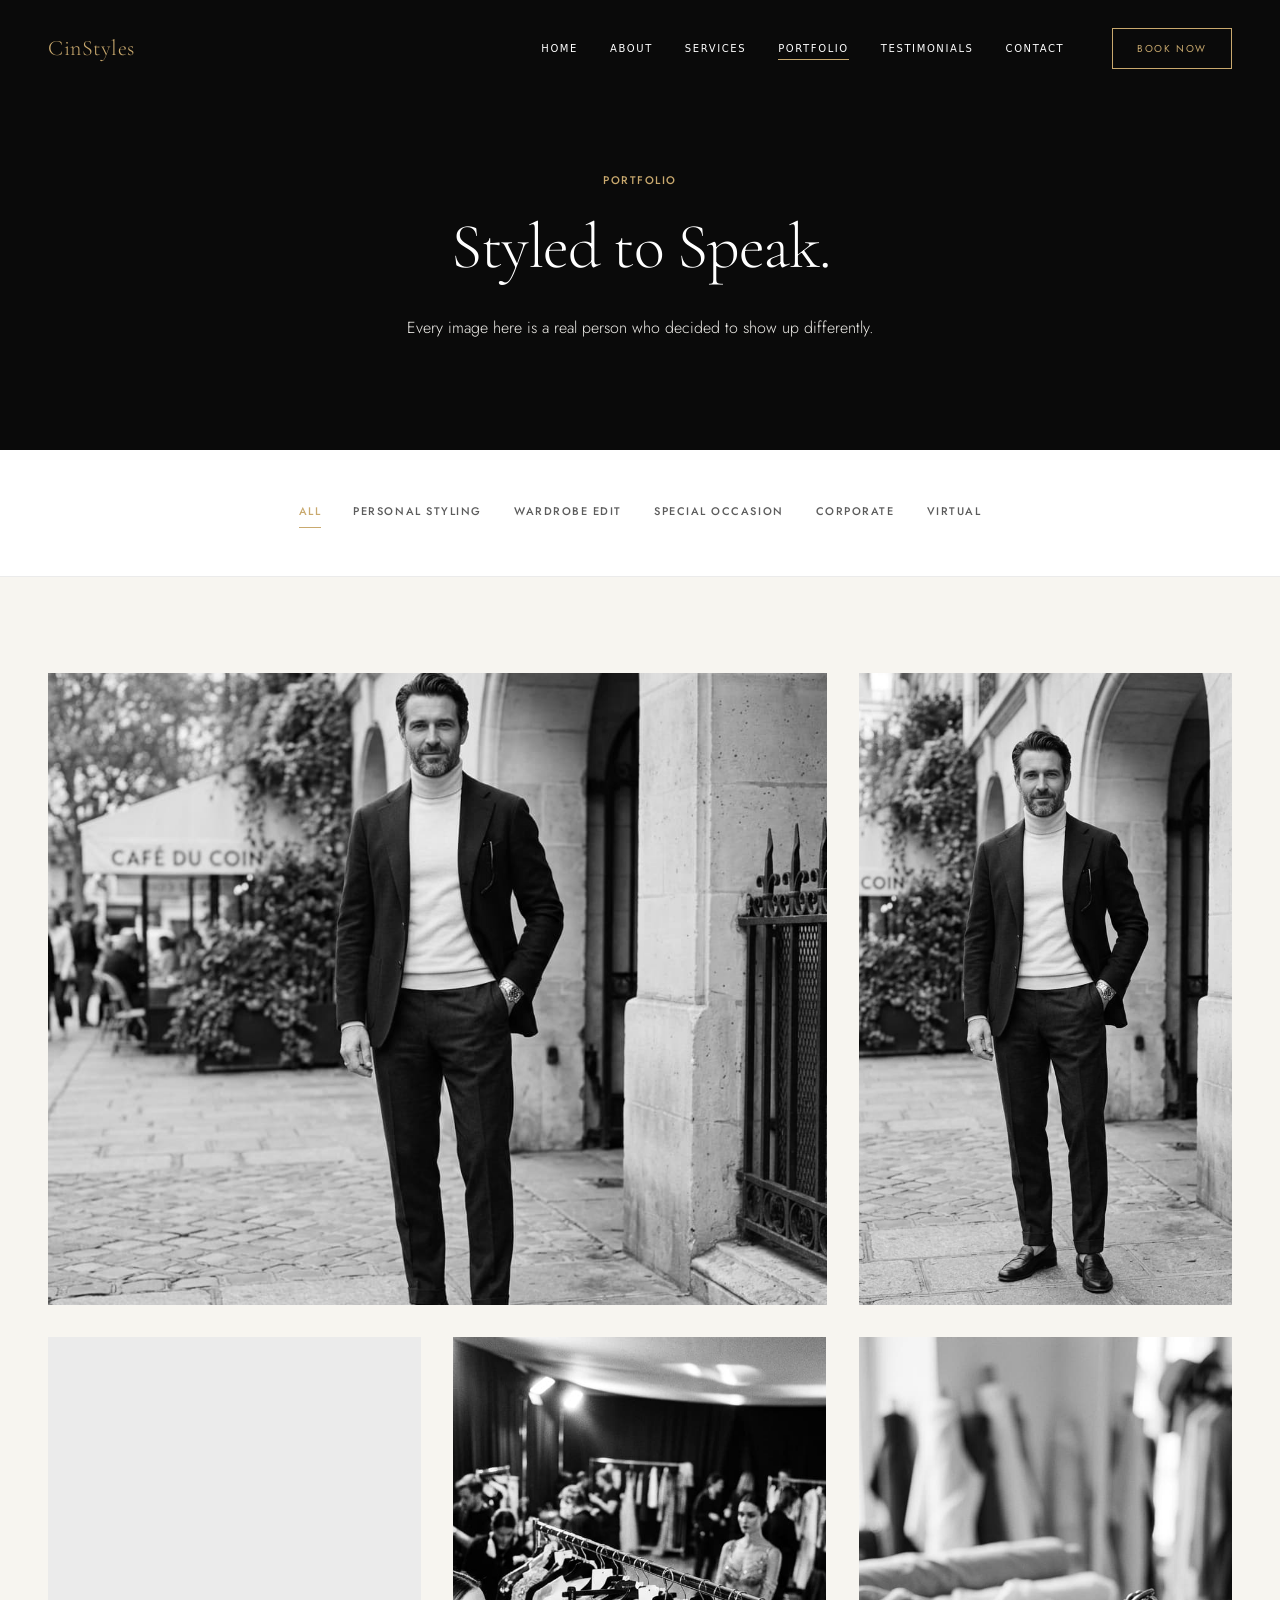
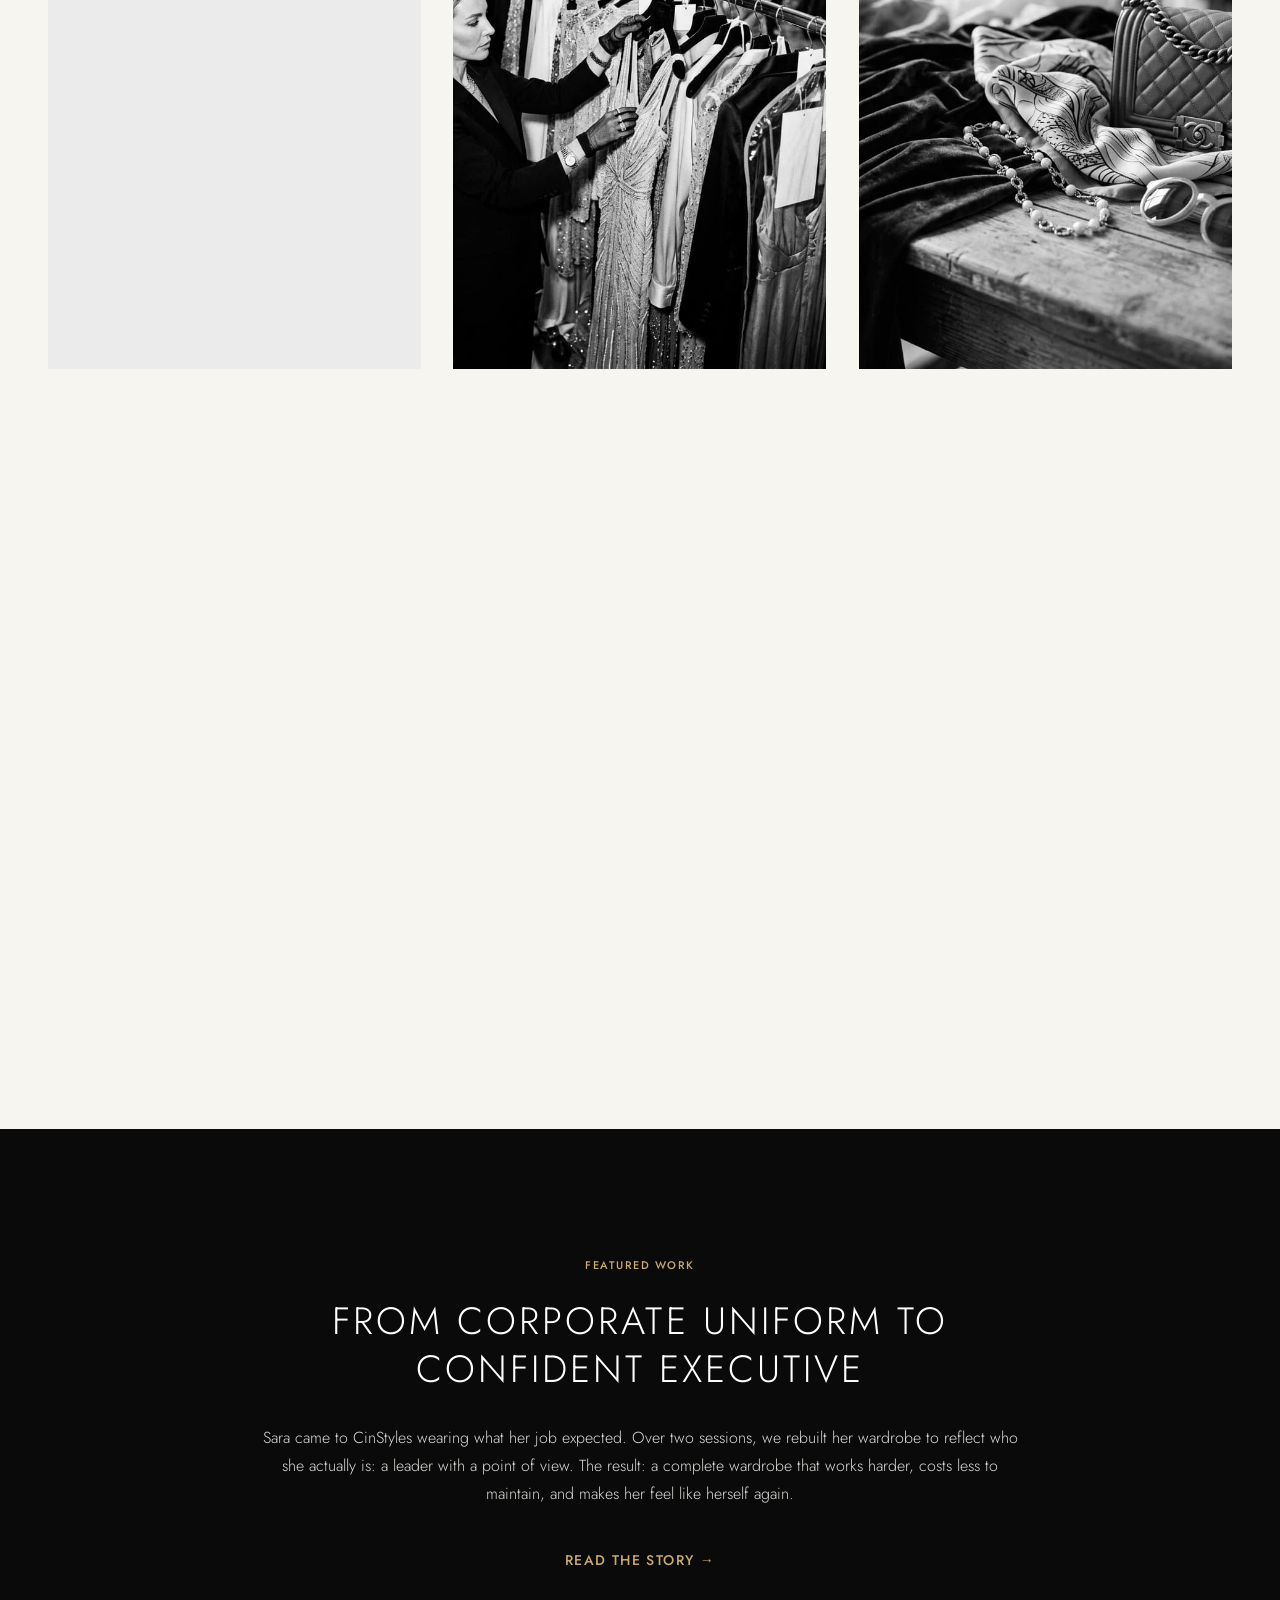
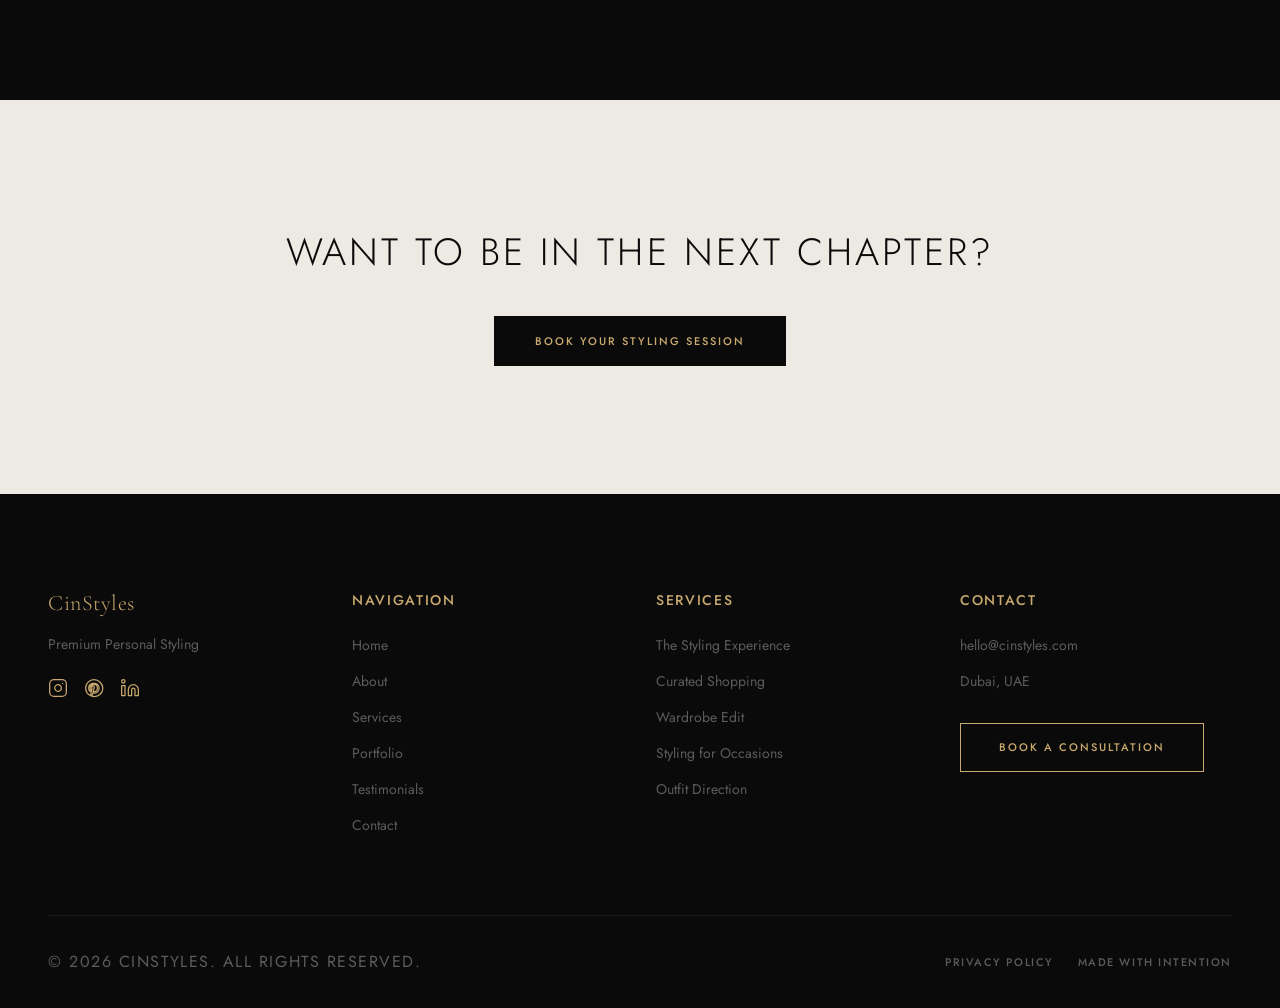
<file: portfolio.html>
<!DOCTYPE html><html lang="en">
<!-- Mirrored from cinstyles.vercel.app/portfolio by HTTrack Website Copier/3.x [XR&CO'2014], Mon, 31 Aug 2026 15:17:02 GMT -->
<!-- Added by HTTrack --><meta http-equiv="content-type" content="text/html;charset=utf-8" /><!-- /Added by HTTrack -->
<head><meta charSet="utf-8"/><meta name="viewport" content="width=device-width, initial-scale=1"/><link rel="stylesheet" href="_next/static/chunks/0_i78mvit_rq_.css" data-precedence="next"/><link rel="preload" as="script" fetchPriority="low" href="_next/static/chunks/115dplafwys-z.js"/><script src="_next/static/chunks/0pqt_8bl3ukh4.js" async=""></script><script src="_next/static/chunks/16rx_2u698dam.js" async=""></script><script src="_next/static/chunks/0257pdz1-imal.js" async=""></script><script src="_next/static/chunks/turbopack-15r14ycuqi8st.js" async=""></script><script src="_next/static/chunks/0n4mc3q0q8t0a.js" async=""></script><script src="_next/static/chunks/035_uo2z0l6ch.js" async=""></script><script src="_next/static/chunks/0d3shmwh5_nmn.js" async=""></script><script src="_next/static/chunks/0n-gwkvwratdo.js" async=""></script><link rel="preload" href="https://fonts.googleapis.com/css2?family=Cormorant+Garamond:ital,wght@0,300;0,400;0,500;1,300;1,400&amp;family=Jost:wght@300;400;500&amp;display=swap" as="style"/><link rel="preconnect" href="https://fonts.googleapis.com/"/><link rel="preconnect" href="https://fonts.gstatic.com/" crossorigin="anonymous"/><title>CinStyles | Premium Personal Fashion Stylist</title><meta name="description" content="CinStyles is a luxury personal fashion styling service that transforms your wardrobe and elevates your personal presence. Book a consultation today."/><link rel="icon" href="faviconbcf9.ico?favicon.0x3dzn~oxb6tn.ico" sizes="256x256" type="image/x-icon"/><link href="https://fonts.googleapis.com/css2?family=Cormorant+Garamond:ital,wght@0,300;0,400;0,500;1,300;1,400&amp;family=Jost:wght@300;400;500&amp;display=swap" rel="stylesheet"/><script src="_next/static/chunks/03_yq9q893hmn.js" noModule=""></script></head><body class="antialiased min-h-screen flex flex-col"><div hidden=""><!--$--><!--/$--></div><header class="fixed top-0 left-0 w-full z-50 transition-all duration-300 bg-[var(--color-ivory)]/90 backdrop-blur-sm"><div class="max-w-[1400px] mx-auto px-6 lg:px-12 h-24 flex items-center justify-between"><a class="text-[var(--color-ink)] font-cormorant font-light text-[22px] tracking-wide relative z-[60] transition-colors duration-300" href="index.html">CinStyles</a><nav class="hidden md:flex items-center space-x-8"><a class="text-[10px] uppercase tracking-[0.16em] font-medium transition-colors duration-300 relative group text-[var(--color-ink)] hover:text-[var(--color-gold)]" href="index.html">Home<span class="absolute left-0 bottom-[-4px] h-[1px] bg-[var(--color-gold)] transition-all duration-300 w-0 group-hover:w-full"></span></a><a class="text-[10px] uppercase tracking-[0.16em] font-medium transition-colors duration-300 relative group text-[var(--color-ink)] hover:text-[var(--color-gold)]" href="about.html">About<span class="absolute left-0 bottom-[-4px] h-[1px] bg-[var(--color-gold)] transition-all duration-300 w-0 group-hover:w-full"></span></a><a class="text-[10px] uppercase tracking-[0.16em] font-medium transition-colors duration-300 relative group text-[var(--color-ink)] hover:text-[var(--color-gold)]" href="services.html">Services<span class="absolute left-0 bottom-[-4px] h-[1px] bg-[var(--color-gold)] transition-all duration-300 w-0 group-hover:w-full"></span></a><a class="text-[10px] uppercase tracking-[0.16em] font-medium transition-colors duration-300 relative group text-[var(--color-gold)]" href="portfolio.html">Portfolio<span class="absolute left-0 bottom-[-4px] h-[1px] bg-[var(--color-gold)] transition-all duration-300 w-full"></span></a><a class="text-[10px] uppercase tracking-[0.16em] font-medium transition-colors duration-300 relative group text-[var(--color-ink)] hover:text-[var(--color-gold)]" href="testimonials.html">Testimonials<span class="absolute left-0 bottom-[-4px] h-[1px] bg-[var(--color-gold)] transition-all duration-300 w-0 group-hover:w-full"></span></a><a class="text-[10px] uppercase tracking-[0.16em] font-medium transition-colors duration-300 relative group text-[var(--color-ink)] hover:text-[var(--color-gold)]" href="contact.html">Contact<span class="absolute left-0 bottom-[-4px] h-[1px] bg-[var(--color-gold)] transition-all duration-300 w-0 group-hover:w-full"></span></a><a class="ml-4" href="contact.html"><button class="px-6 py-3 font-jost text-[10px] uppercase tracking-[0.16em] transition-colors duration-300 border bg-transparent text-[var(--color-ink)] border-[var(--color-ink)] hover:bg-[var(--color-ink)] hover:text-[var(--color-ivory)]">Book Now</button></a></nav><button class="md:hidden text-[var(--color-ink)] relative z-[60] p-2 transition-colors duration-300" aria-label="Toggle Menu"><div class="w-6 h-[1px] bg-current mb-1.5 transition-transform origin-center" style="transform:none"></div><div class="w-6 h-[1px] bg-current transition-opacity" style="opacity:1"></div><div class="w-6 h-[1px] bg-current mt-1.5 transition-transform origin-center" style="transform:none"></div></button></div></header><main class="flex-grow"><div class="flex flex-col w-full bg-[var(--color-ivory)]"><section data-nav-theme="dark" class="w-full pt-40 pb-24 px-6 bg-[var(--color-ink)] flex flex-col items-center justify-center text-center min-h-[50vh]"><span class="eyebrow block mb-6 text-[var(--color-gold)]" style="opacity:0;transform:translateY(20px)">Portfolio</span><h1 class="text-white mb-8" style="opacity:0;transform:translateY(20px)">Styled to Speak.</h1><p class="text-[var(--color-mist)] max-w-xl font-light" style="opacity:0;transform:translateY(20px)">Every image here is a real person who decided to show up differently.</p></section><section data-nav-theme="light" class="py-12 px-6 border-b border-[var(--color-ash)] bg-[var(--color-white)] sticky top-24 z-40"><div class="max-w-[1400px] mx-auto"><ul class="flex flex-wrap justify-center gap-x-8 gap-y-4"><li><button class="font-jost font-medium text-[11px] uppercase tracking-[0.14em] pb-2 relative transition-colors text-[var(--color-gold)]">All<div class="absolute bottom-0 left-0 right-0 h-[1px] bg-[var(--color-gold)]"></div></button></li><li><button class="font-jost font-medium text-[11px] uppercase tracking-[0.14em] pb-2 relative transition-colors text-[#5C5C5C] hover:text-[var(--color-ink)]">Personal Styling</button></li><li><button class="font-jost font-medium text-[11px] uppercase tracking-[0.14em] pb-2 relative transition-colors text-[#5C5C5C] hover:text-[var(--color-ink)]">Wardrobe Edit</button></li><li><button class="font-jost font-medium text-[11px] uppercase tracking-[0.14em] pb-2 relative transition-colors text-[#5C5C5C] hover:text-[var(--color-ink)]">Special Occasion</button></li><li><button class="font-jost font-medium text-[11px] uppercase tracking-[0.14em] pb-2 relative transition-colors text-[#5C5C5C] hover:text-[var(--color-ink)]">Corporate</button></li><li><button class="font-jost font-medium text-[11px] uppercase tracking-[0.14em] pb-2 relative transition-colors text-[#5C5C5C] hover:text-[var(--color-ink)]">Virtual</button></li></ul></div></section><section data-nav-theme="light" class="py-24 px-6 lg:px-12 bg-[var(--color-ivory)] min-h-screen"><div class="max-w-[1400px] mx-auto"><div class="grid grid-cols-1 md:grid-cols-2 lg:grid-cols-3 gap-8 auto-rows-[300px]"><div class="relative group overflow-hidden bg-[var(--color-ash)] md:col-span-2 row-span-2" style="opacity:0"><img alt="Personal Styling · &quot;A wardrobe she finally loves.&quot;" loading="lazy" decoding="async" data-nimg="fill" class="styled-img" style="position:absolute;height:100%;width:100%;left:0;top:0;right:0;bottom:0;color:transparent" sizes="(max-width: 768px) 100vw, (max-width: 1200px) 50vw, 33vw" srcSet="/_next/portfolio_2_17780077949763464.jpg" src="_next/portfolio_2_17780077949763464.jpg?url=%2Fassets%2Fportfolio_2_1778007794976.png&amp;w=3840&amp;q=75"/><div class="absolute inset-0 bg-gradient-to-t from-black/80 via-black/20 to-transparent opacity-0 group-hover:opacity-100 transition-opacity duration-300"></div><div class="absolute bottom-0 left-0 w-full p-8 translate-y-full group-hover:translate-y-0 transition-transform duration-350 ease-out z-10 text-white caption font-jost">Personal Styling · &quot;A wardrobe she finally loves.&quot;</div></div><div class="relative group overflow-hidden bg-[var(--color-ash)] col-span-1 row-span-2" style="opacity:0"><img alt="Corporate · &quot;A wardrobe that commands respect.&quot;" loading="lazy" decoding="async" data-nimg="fill" class="styled-img" style="position:absolute;height:100%;width:100%;left:0;top:0;right:0;bottom:0;color:transparent" sizes="(max-width: 768px) 100vw, (max-width: 1200px) 50vw, 33vw" srcSet="/_next/portfolio_2_17780077949763464.jpg" src="_next/portfolio_2_17780077949763464.jpg?url=%2Fassets%2Fportfolio_2_1778007794976.png&amp;w=3840&amp;q=75"/><div class="absolute inset-0 bg-gradient-to-t from-black/80 via-black/20 to-transparent opacity-0 group-hover:opacity-100 transition-opacity duration-300"></div><div class="absolute bottom-0 left-0 w-full p-8 translate-y-full group-hover:translate-y-0 transition-transform duration-350 ease-out z-10 text-white caption font-jost">Corporate · &quot;A wardrobe that commands respect.&quot;</div></div><div class="relative group overflow-hidden bg-[var(--color-ash)] col-span-1 row-span-2" style="opacity:0"><img alt="Special Occasion · &quot;Stealing the spotlight.&quot;" loading="lazy" decoding="async" data-nimg="fill" class="styled-img" style="position:absolute;height:100%;width:100%;left:0;top:0;right:0;bottom:0;color:transparent" sizes="(max-width: 768px) 100vw, (max-width: 1200px) 50vw, 33vw" srcSet="/_next/portfolio_3_1778007809789e9d1.jpg" src="_next/portfolio_3_1778007809789e9d1.jpg?url=%2Fassets%2Fportfolio_3_1778007809789.png&amp;w=3840&amp;q=75"/><div class="absolute inset-0 bg-gradient-to-t from-black/80 via-black/20 to-transparent opacity-0 group-hover:opacity-100 transition-opacity duration-300"></div><div class="absolute bottom-0 left-0 w-full p-8 translate-y-full group-hover:translate-y-0 transition-transform duration-350 ease-out z-10 text-white caption font-jost">Special Occasion · &quot;Stealing the spotlight.&quot;</div></div><div class="relative group overflow-hidden bg-[var(--color-ash)] col-span-1 row-span-2" style="opacity:0"><img alt="Wardrobe Edit · &quot;Refined and intentional.&quot;" loading="lazy" decoding="async" data-nimg="fill" class="styled-img" style="position:absolute;height:100%;width:100%;left:0;top:0;right:0;bottom:0;color:transparent" sizes="(max-width: 768px) 100vw, (max-width: 1200px) 50vw, 33vw" srcSet="/_next/lifestyle_teaser_1_177801552628011fd.jpg" src="_next/lifestyle_teaser_1_177801552628011fd.jpg?url=%2Fassets%2Flifestyle_teaser_1_1778015526280.png&amp;w=3840&amp;q=75"/><div class="absolute inset-0 bg-gradient-to-t from-black/80 via-black/20 to-transparent opacity-0 group-hover:opacity-100 transition-opacity duration-300"></div><div class="absolute bottom-0 left-0 w-full p-8 translate-y-full group-hover:translate-y-0 transition-transform duration-350 ease-out z-10 text-white caption font-jost">Wardrobe Edit · &quot;Refined and intentional.&quot;</div></div><div class="relative group overflow-hidden bg-[var(--color-ash)] col-span-1 row-span-2" style="opacity:0"><img alt="Personal Styling · &quot;Everyday elegance.&quot;" loading="lazy" decoding="async" data-nimg="fill" class="styled-img" style="position:absolute;height:100%;width:100%;left:0;top:0;right:0;bottom:0;color:transparent" sizes="(max-width: 768px) 100vw, (max-width: 1200px) 50vw, 33vw" srcSet="/_next/lifestyle_teaser_2_17780155420873592.jpg" src="_next/lifestyle_teaser_2_17780155420873592.jpg?url=%2Fassets%2Flifestyle_teaser_2_1778015542087.png&amp;w=3840&amp;q=75"/><div class="absolute inset-0 bg-gradient-to-t from-black/80 via-black/20 to-transparent opacity-0 group-hover:opacity-100 transition-opacity duration-300"></div><div class="absolute bottom-0 left-0 w-full p-8 translate-y-full group-hover:translate-y-0 transition-transform duration-350 ease-out z-10 text-white caption font-jost">Personal Styling · &quot;Everyday elegance.&quot;</div></div><div class="relative group overflow-hidden bg-[var(--color-ash)] col-span-1 row-span-2" style="opacity:0"><img alt="Virtual · &quot;Global style coaching.&quot;" loading="lazy" decoding="async" data-nimg="fill" class="styled-img" style="position:absolute;height:100%;width:100%;left:0;top:0;right:0;bottom:0;color:transparent" sizes="(max-width: 768px) 100vw, (max-width: 1200px) 50vw, 33vw" srcSet="/_next/stylist_about_17780077647403fc8.jpg" src="_next/stylist_about_17780077647403fc8.jpg?url=%2Fassets%2Fstylist_about_1778007764740.png&amp;w=3840&amp;q=75"/><div class="absolute inset-0 bg-gradient-to-t from-black/80 via-black/20 to-transparent opacity-0 group-hover:opacity-100 transition-opacity duration-300"></div><div class="absolute bottom-0 left-0 w-full p-8 translate-y-full group-hover:translate-y-0 transition-transform duration-350 ease-out z-10 text-white caption font-jost">Virtual · &quot;Global style coaching.&quot;</div></div><div class="relative group overflow-hidden bg-[var(--color-ash)] col-span-1 row-span-2" style="opacity:0"><img alt="Corporate · &quot;Executive presence.&quot;" loading="lazy" decoding="async" data-nimg="fill" class="styled-img" style="position:absolute;height:100%;width:100%;left:0;top:0;right:0;bottom:0;color:transparent" sizes="(max-width: 768px) 100vw, (max-width: 1200px) 50vw, 33vw" srcSet="/_next/portfolio_1_17780077806651b81.jpg" src="_next/portfolio_1_17780077806651b81.jpg?url=%2Fassets%2Fportfolio_1_1778007780665.png&amp;w=3840&amp;q=75"/><div class="absolute inset-0 bg-gradient-to-t from-black/80 via-black/20 to-transparent opacity-0 group-hover:opacity-100 transition-opacity duration-300"></div><div class="absolute bottom-0 left-0 w-full p-8 translate-y-full group-hover:translate-y-0 transition-transform duration-350 ease-out z-10 text-white caption font-jost">Corporate · &quot;Executive presence.&quot;</div></div></div></div></section><section data-nav-theme="dark" class="py-32 px-6 bg-[var(--color-ink)] text-white text-center"><div class="max-w-3xl mx-auto"><span class="eyebrow block mb-6 text-[var(--color-gold)]">Featured Work</span><h2 class="text-white mb-8">From Corporate Uniform to Confident Executive</h2><p class="text-[var(--color-mist)] mb-10 opacity-90 font-light">Sara came to CinStyles wearing what her job expected. Over two sessions, we rebuilt her wardrobe to reflect who she actually is: a leader with a point of view. The result: a complete wardrobe that works harder, costs less to maintain, and makes her feel like herself again.</p><a class="text-[var(--color-gold)] hover:text-white font-jost font-medium text-sm transition-colors uppercase tracking-[0.1em]" href="#">Read the Story →</a></div></section><section data-nav-theme="light" class="py-32 px-6 bg-[var(--color-ivory-deep)] text-center"><h2 class="mb-10 text-[var(--color-ink)]">Want to Be in the Next Chapter?</h2><a href="contact.html"><button class="btn-primary ">Book Your Styling Session</button></a></section></div><!--$--><!--/$--></main><footer class="bg-[var(--color-ink)] text-white pt-24 pb-8"><div class="max-w-[1400px] mx-auto px-6 lg:px-12"><div class="grid grid-cols-1 md:grid-cols-2 lg:grid-cols-4 gap-12 lg:gap-8 mb-20"><div><h2 class="text-[var(--color-gold)] font-cormorant font-light text-[22px] tracking-wide mb-4 normal-case">CinStyles</h2><p class="text-[var(--color-graphite)] font-jost text-sm mb-6">Premium Personal Styling</p><div class="flex space-x-4"><a href="#" class="text-[var(--color-gold)] hover:text-white transition-colors" aria-label="Instagram"><svg width="20" height="20" viewBox="0 0 24 24" fill="none" stroke="currentColor" stroke-width="1.5" stroke-linecap="round" stroke-linejoin="round"><rect x="2" y="2" width="20" height="20" rx="5" ry="5"></rect><path d="M16 11.37A4 4 0 1 1 12.63 8 4 4 0 0 1 16 11.37z"></path><line x1="17.5" y1="6.5" x2="17.51" y2="6.5"></line></svg></a><a href="#" class="text-[var(--color-gold)] hover:text-white transition-colors" aria-label="Pinterest"><svg width="20" height="20" viewBox="0 0 24 24" fill="none" stroke="currentColor" stroke-width="1.5" stroke-linecap="round" stroke-linejoin="round"><path d="M12 2C6.5 2 2 6.5 2 12c0 4.2 2.6 7.8 6.3 9.3-.1-.8-.1-2.1.0-2.9.2-1 1.2-4.9 1.2-4.9s-.3-.6-.3-1.5c0-1.4.8-2.5 1.8-2.5.9 0 1.3.7 1.3 1.5 0 .9-.6 2.3-.9 3.5-.3 1 .5 1.8 1.5 1.8 1.8 0 3.2-1.9 3.2-4.6 0-2.4-1.7-4.1-4.2-4.1-2.9 0-4.6 2.2-4.6 4.4 0 .9.3 1.8.8 2.4.1.1.1.2.1.3-.1.4-.3 1.1-.3 1.3 0 .1-.1.2-.3.1-1.2-.6-2-2.4-2-3.8 0-3.1 2.2-5.9 6.5-5.9 3.4 0 6 2.4 6 5.5 0 3.4-2.1 6.1-5 6.1-1 0-1.9-.5-2.2-1.1l-.6 2.3c-.2.8-.8 1.9-1.2 2.5 1.1.3 2.2.5 3.5.5 5.5 0 10-4.5 10-10S17.5 2 12 2z"></path></svg></a><a href="#" class="text-[var(--color-gold)] hover:text-white transition-colors" aria-label="LinkedIn"><svg width="20" height="20" viewBox="0 0 24 24" fill="none" stroke="currentColor" stroke-width="1.5" stroke-linecap="round" stroke-linejoin="round"><path d="M16 8a6 6 0 0 1 6 6v7h-4v-7a2 2 0 0 0-2-2 2 2 0 0 0-2 2v7h-4v-7a6 6 0 0 1 6-6z"></path><rect x="2" y="9" width="4" height="12"></rect><circle cx="4" cy="4" r="2"></circle></svg></a></div></div><div><h4 class="text-[var(--color-gold)] mb-6">Navigation</h4><ul class="space-y-4 font-jost text-sm text-[var(--color-graphite)]"><li><a class="hover:text-white transition-colors" href="index.html">Home</a></li><li><a class="hover:text-white transition-colors" href="about.html">About</a></li><li><a class="hover:text-white transition-colors" href="services.html">Services</a></li><li><a class="hover:text-white transition-colors" href="portfolio.html">Portfolio</a></li><li><a class="hover:text-white transition-colors" href="testimonials.html">Testimonials</a></li><li><a class="hover:text-white transition-colors" href="contact.html">Contact</a></li></ul></div><div><h4 class="text-[var(--color-gold)] mb-6">Services</h4><ul class="space-y-4 font-jost text-sm text-[var(--color-graphite)]"><li><a class="hover:text-white transition-colors" href="services.html">The Styling Experience</a></li><li><a class="hover:text-white transition-colors" href="services.html">Curated Shopping</a></li><li><a class="hover:text-white transition-colors" href="services.html">Wardrobe Edit</a></li><li><a class="hover:text-white transition-colors" href="services.html">Styling for Occasions</a></li><li><a class="hover:text-white transition-colors" href="services.html">Outfit Direction</a></li></ul></div><div><h4 class="text-[var(--color-gold)] mb-6">Contact</h4><ul class="space-y-4 font-jost text-sm text-[var(--color-graphite)] mb-8"><li><a href="mailto:hello@cinstyles.com" class="hover:text-white transition-colors">hello@cinstyles.com</a></li><li>Dubai, UAE</li></ul><a class="btn-ghost" href="contact.html">Book a Consultation</a></div></div><div class="pt-8 border-t border-[var(--color-ink-warm)] flex flex-col md:flex-row justify-between items-center text-[var(--color-graphite)] caption"><p>© <!-- -->2026<!-- --> CinStyles. All rights reserved.</p><div class="flex space-x-6 mt-4 md:mt-0"><a class="hover:text-[var(--color-gold)] transition-colors" href="#">Privacy Policy</a><span>Made with intention</span></div></div></div></footer><script src="_next/static/chunks/115dplafwys-z.js" id="_R_" async=""></script><script>(self.__next_f=self.__next_f||[]).push([0])</script><script>self.__next_f.push([1,"1:\"$Sreact.fragment\"\n2:I[45678,[\"/_next/static/chunks/0n4mc3q0q8t0a.js\",\"/_next/static/chunks/035_uo2z0l6ch.js\",\"/_next/static/chunks/0d3shmwh5_nmn.js\"],\"default\"]\n3:I[39756,[\"/_next/static/chunks/0n4mc3q0q8t0a.js\",\"/_next/static/chunks/035_uo2z0l6ch.js\",\"/_next/static/chunks/0d3shmwh5_nmn.js\"],\"default\"]\n4:I[37457,[\"/_next/static/chunks/0n4mc3q0q8t0a.js\",\"/_next/static/chunks/035_uo2z0l6ch.js\",\"/_next/static/chunks/0d3shmwh5_nmn.js\"],\"default\"]\ne:I[68027,[\"/_next/static/chunks/0n4mc3q0q8t0a.js\",\"/_next/static/chunks/035_uo2z0l6ch.js\",\"/_next/static/chunks/0d3shmwh5_nmn.js\"],\"default\",1]\n:HL[\"/_next/static/chunks/0_i78mvit_rq~.css\",\"style\"]\n:HL[\"https://fonts.googleapis.com/css2?family=Cormorant+Garamond:ital,wght@0,300;0,400;0,500;1,300;1,400\u0026family=Jost:wght@300;400;500\u0026display=swap\",\"style\"]\n"])</script><script>self.__next_f.push([1,"0:{\"P\":null,\"c\":[\"\",\"portfolio\"],\"q\":\"\",\"i\":false,\"f\":[[[\"\",{\"children\":[\"portfolio\",{\"children\":[\"__PAGE__\",{}]}]},\"$undefined\",\"$undefined\",16],[[\"$\",\"$1\",\"c\",{\"children\":[[[\"$\",\"link\",\"0\",{\"rel\":\"stylesheet\",\"href\":\"/_next/static/chunks/0_i78mvit_rq~.css\",\"precedence\":\"next\",\"crossOrigin\":\"$undefined\",\"nonce\":\"$undefined\"}],[\"$\",\"script\",\"script-0\",{\"src\":\"/_next/static/chunks/0n4mc3q0q8t0a.js\",\"async\":true,\"nonce\":\"$undefined\"}],[\"$\",\"script\",\"script-1\",{\"src\":\"/_next/static/chunks/035_uo2z0l6ch.js\",\"async\":true,\"nonce\":\"$undefined\"}],[\"$\",\"script\",\"script-2\",{\"src\":\"/_next/static/chunks/0d3shmwh5_nmn.js\",\"async\":true,\"nonce\":\"$undefined\"}]],[\"$\",\"html\",null,{\"lang\":\"en\",\"children\":[[\"$\",\"head\",null,{\"children\":[[\"$\",\"link\",null,{\"rel\":\"preconnect\",\"href\":\"https://fonts.googleapis.com\"}],[\"$\",\"link\",null,{\"rel\":\"preconnect\",\"href\":\"https://fonts.gstatic.com/\",\"crossOrigin\":\"anonymous\"}],[\"$\",\"link\",null,{\"href\":\"https://fonts.googleapis.com/css2?family=Cormorant+Garamond:ital,wght@0,300;0,400;0,500;1,300;1,400\u0026family=Jost:wght@300;400;500\u0026display=swap\",\"rel\":\"stylesheet\"}]]}],[\"$\",\"body\",null,{\"className\":\"antialiased min-h-screen flex flex-col\",\"children\":[[\"$\",\"$L2\",null,{}],[\"$\",\"main\",null,{\"className\":\"flex-grow\",\"children\":[\"$\",\"$L3\",null,{\"parallelRouterKey\":\"children\",\"error\":\"$undefined\",\"errorStyles\":\"$undefined\",\"errorScripts\":\"$undefined\",\"template\":[\"$\",\"$L4\",null,{}],\"templateStyles\":\"$undefined\",\"templateScripts\":\"$undefined\",\"notFound\":[[[\"$\",\"title\",null,{\"children\":\"404: This page could not be found.\"}],[\"$\",\"div\",null,{\"style\":{\"fontFamily\":\"system-ui,\\\"Segoe UI\\\",Roboto,Helvetica,Arial,sans-serif,\\\"Apple Color Emoji\\\",\\\"Segoe UI Emoji\\\"\",\"height\":\"100vh\",\"textAlign\":\"center\",\"display\":\"flex\",\"flexDirection\":\"column\",\"alignItems\":\"center\",\"justifyContent\":\"center\"},\"children\":[\"$\",\"div\",null,{\"children\":[[\"$\",\"style\",null,{\"dangerouslySetInnerHTML\":{\"__html\":\"body{color:#000;background:#fff;margin:0}.next-error-h1{border-right:1px solid rgba(0,0,0,.3)}@media (prefers-color-scheme:dark){body{color:#fff;background:#000}.next-error-h1{border-right:1px solid rgba(255,255,255,.3)}}\"}}],[\"$\",\"h1\",null,{\"className\":\"next-error-h1\",\"style\":{\"display\":\"inline-block\",\"margin\":\"0 20px 0 0\",\"padding\":\"0 23px 0 0\",\"fontSize\":24,\"fontWeight\":500,\"verticalAlign\":\"top\",\"lineHeight\":\"49px\"},\"children\":404}],[\"$\",\"div\",null,{\"style\":{\"display\":\"inline-block\"},\"children\":[\"$\",\"h2\",null,{\"style\":{\"fontSize\":14,\"fontWeight\":400,\"lineHeight\":\"49px\",\"margin\":0},\"children\":\"This page could not be found.\"}]}]]}]}]],[]],\"forbidden\":\"$undefined\",\"unauthorized\":\"$undefined\"}]}],[\"$\",\"footer\",null,{\"className\":\"bg-[var(--color-ink)] text-white pt-24 pb-8\",\"children\":[\"$\",\"div\",null,{\"className\":\"max-w-[1400px] mx-auto px-6 lg:px-12\",\"children\":[[\"$\",\"div\",null,{\"className\":\"grid grid-cols-1 md:grid-cols-2 lg:grid-cols-4 gap-12 lg:gap-8 mb-20\",\"children\":[[\"$\",\"div\",null,{\"children\":[[\"$\",\"h2\",null,{\"className\":\"text-[var(--color-gold)] font-cormorant font-light text-[22px] tracking-wide mb-4 normal-case\",\"children\":\"CinStyles\"}],[\"$\",\"p\",null,{\"className\":\"text-[var(--color-graphite)] font-jost text-sm mb-6\",\"children\":\"Premium Personal Styling\"}],[\"$\",\"div\",null,{\"className\":\"flex space-x-4\",\"children\":[[\"$\",\"a\",null,{\"href\":\"#\",\"className\":\"text-[var(--color-gold)] hover:text-white transition-colors\",\"aria-label\":\"Instagram\",\"children\":[\"$\",\"svg\",null,{\"width\":\"20\",\"height\":\"20\",\"viewBox\":\"0 0 24 24\",\"fill\":\"none\",\"stroke\":\"currentColor\",\"strokeWidth\":\"1.5\",\"strokeLinecap\":\"round\",\"strokeLinejoin\":\"round\",\"children\":[[\"$\",\"rect\",null,{\"x\":\"2\",\"y\":\"2\",\"width\":\"20\",\"height\":\"20\",\"rx\":\"5\",\"ry\":\"5\"}],[\"$\",\"path\",null,{\"d\":\"M16 11.37A4 4 0 1 1 12.63 8 4 4 0 0 1 16 11.37z\"}],[\"$\",\"line\",null,{\"x1\":\"17.5\",\"y1\":\"6.5\",\"x2\":\"17.51\",\"y2\":\"6.5\"}]]}]}],[\"$\",\"a\",null,{\"href\":\"#\",\"className\":\"text-[var(--color-gold)] hover:text-white transition-colors\",\"aria-label\":\"Pinterest\",\"children\":[\"$\",\"svg\",null,{\"width\":\"20\",\"height\":\"20\",\"viewBox\":\"0 0 24 24\",\"fill\":\"none\",\"stroke\":\"currentColor\",\"strokeWidth\":\"1.5\",\"strokeLinecap\":\"round\",\"strokeLinejoin\":\"round\",\"children\":[\"$\",\"path\",null,{\"d\":\"M12 2C6.5 2 2 6.5 2 12c0 4.2 2.6 7.8 6.3 9.3-.1-.8-.1-2.1.0-2.9.2-1 1.2-4.9 1.2-4.9s-.3-.6-.3-1.5c0-1.4.8-2.5 1.8-2.5.9 0 1.3.7 1.3 1.5 0 .9-.6 2.3-.9 3.5-.3 1 .5 1.8 1.5 1.8 1.8 0 3.2-1.9 3.2-4.6 0-2.4-1.7-4.1-4.2-4.1-2.9 0-4.6 2.2-4.6 4.4 0 .9.3 1.8.8 2.4.1.1.1.2.1.3-.1.4-.3 1.1-.3 1.3 0 .1-.1.2-.3.1-1.2-.6-2-2.4-2-3.8 0-3.1 2.2-5.9 6.5-5.9 3.4 0 6 2.4 6 5.5 0 3.4-2.1 6.1-5 6.1-1 0-1.9-.5-2.2-1.1l-.6 2.3c-.2.8-.8 1.9-1.2 2.5 1.1.3 2.2.5 3.5.5 5.5 0 10-4.5 10-10S17.5 2 12 2z\"}]}]}],\"$L5\"]}]]}],\"$L6\",\"$L7\",\"$L8\"]}],\"$L9\"]}]}]]}]]}]]}],{\"children\":[\"$La\",{\"children\":[\"$Lb\",{},null,false,null]},null,false,\"$@c\"]},null,false,null],\"$Ld\",false]],\"m\":\"$undefined\",\"G\":[\"$e\",[\"$Lf\"]],\"S\":true,\"h\":null,\"s\":\"$undefined\",\"l\":\"$undefined\",\"p\":\"$undefined\",\"d\":\"$undefined\",\"b\":\"Ztx0J5TNE165A_HdoPvQA\"}\n"])</script><script>self.__next_f.push([1,"10:I[22016,[\"/_next/static/chunks/0n4mc3q0q8t0a.js\",\"/_next/static/chunks/035_uo2z0l6ch.js\",\"/_next/static/chunks/0d3shmwh5_nmn.js\"],\"\"]\n11:I[47257,[\"/_next/static/chunks/0n4mc3q0q8t0a.js\",\"/_next/static/chunks/035_uo2z0l6ch.js\",\"/_next/static/chunks/0d3shmwh5_nmn.js\"],\"ClientPageRoot\"]\n12:I[60145,[\"/_next/static/chunks/0n4mc3q0q8t0a.js\",\"/_next/static/chunks/035_uo2z0l6ch.js\",\"/_next/static/chunks/0d3shmwh5_nmn.js\",\"/_next/static/chunks/0n-gwkvwratdo.js\"],\"default\"]\n15:I[97367,[\"/_next/static/chunks/0n4mc3q0q8t0a.js\",\"/_next/static/chunks/035_uo2z0l6ch.js\",\"/_next/static/chunks/0d3shmwh5_nmn.js\"],\"OutletBoundary\"]\n16:\"$Sreact.suspense\"\n19:I[97367,[\"/_next/static/chunks/0n4mc3q0q8t0a.js\",\"/_next/static/chunks/035_uo2z0l6ch.js\",\"/_next/static/chunks/0d3shmwh5_nmn.js\"],\"ViewportBoundary\"]\n1b:I[97367,[\"/_next/static/chunks/0n4mc3q0q8t0a.js\",\"/_next/static/chunks/035_uo2z0l6ch.js\",\"/_next/static/chunks/0d3shmwh5_nmn.js\"],\"MetadataBoundary\"]\n5:[\"$\",\"a\",null,{\"href\":\"#\",\"className\":\"text-[var(--color-gold)] hover:text-white transition-colors\",\"aria-label\":\"LinkedIn\",\"children\":[\"$\",\"svg\",null,{\"width\":\"20\",\"height\":\"20\",\"viewBox\":\"0 0 24 24\",\"fill\":\"none\",\"stroke\":\"currentColor\",\"strokeWidth\":\"1.5\",\"strokeLinecap\":\"round\",\"strokeLinejoin\":\"round\",\"children\":[[\"$\",\"path\",null,{\"d\":\"M16 8a6 6 0 0 1 6 6v7h-4v-7a2 2 0 0 0-2-2 2 2 0 0 0-2 2v7h-4v-7a6 6 0 0 1 6-6z\"}],[\"$\",\"rect\",null,{\"x\":\"2\",\"y\":\"9\",\"width\":\"4\",\"height\":\"12\"}],[\"$\",\"circle\",null,{\"cx\":\"4\",\"cy\":\"4\",\"r\":\"2\"}]]}]}]\n6:[\"$\",\"div\",null,{\"children\":[[\"$\",\"h4\",null,{\"className\":\"text-[var(--color-gold)] mb-6\",\"children\":\"Navigation\"}],[\"$\",\"ul\",null,{\"className\":\"space-y-4 font-jost text-sm text-[var(--color-graphite)]\",\"children\":[[\"$\",\"li\",null,{\"children\":[\"$\",\"$L10\",null,{\"href\":\"/\",\"className\":\"hover:text-white transition-colors\",\"children\":\"Home\"}]}],[\"$\",\"li\",null,{\"children\":[\"$\",\"$L10\",null,{\"href\":\"/about\",\"className\":\"hover:text-white transition-colors\",\"children\":\"About\"}]}],[\"$\",\"li\",null,{\"children\":[\"$\",\"$L10\",null,{\"href\":\"/services\",\"className\":\"hover:text-white transition-colors\",\"children\":\"Services\"}]}],[\"$\",\"li\",null,{\"children\":[\"$\",\"$L10\",null,{\"href\":\"/portfolio\",\"className\":\"hover:text-white transition-colors\",\"children\":\"Portfolio\"}]}],[\"$\",\"li\",null,{\"children\":[\"$\",\"$L10\",null,{\"href\":\"/testimonials\",\"className\":\"hover:text-white transition-colors\",\"children\":\"Testimonials\"}]}],[\"$\",\"li\",null,{\"children\":[\"$\",\"$L10\",null,{\"href\":\"/contact\",\"className\":\"hover:text-white transition-colors\",\"children\":\"Contact\"}]}]]}]]}]\n7:[\"$\",\"div\",null,{\"children\":[[\"$\",\"h4\",null,{\"className\":\"text-[var(--color-gold)] mb-6\",\"children\":\"Services\"}],[\"$\",\"ul\",null,{\"className\":\"space-y-4 font-jost text-sm text-[var(--color-graphite)]\",\"children\":[[\"$\",\"li\",null,{\"children\":[\"$\",\"$L10\",null,{\"href\":\"/services\",\"className\":\"hover:text-white transition-colors\",\"children\":\"The Styling Experience\"}]}],[\"$\",\"li\",null,{\"children\":[\"$\",\"$L10\",null,{\"href\":\"/services\",\"className\":\"hover:text-white transition-colors\",\"children\":\"Curated Shopping\"}]}],[\"$\",\"li\",null,{\"children\":[\"$\",\"$L10\",null,{\"href\":\"/services\",\"className\":\"hover:text-white transition-colors\",\"children\":\"Wardrobe Edit\"}]}],[\"$\",\"li\",null,{\"children\":[\"$\",\"$L10\",null,{\"href\":\"/services\",\"className\":\"hover:text-white transition-colors\",\"children\":\"Styling for Occasions\"}]}],[\"$\",\"li\",null,{\"children\":[\"$\",\"$L10\",null,{\"href\":\"/services\",\"className\":\"hover:text-white transition-colors\",\"children\":\"Outfit Direction\"}]}]]}]]}]\n8:[\"$\",\"div\",null,{\"children\":[[\"$\",\"h4\",null,{\"className\":\"text-[var(--color-gold)] mb-6\",\"children\":\"Contact\"}],[\"$\",\"ul\",null,{\"className\":\"space-y-4 font-jost text-sm text-[var(--color-graphite)] mb-8\",\"children\":[[\"$\",\"li\",null,{\"children\":[\"$\",\"a\",null,{\"href\":\"mailto:hello@cinstyles.com\",\"className\":\"hover:text-white transition-colors\",\"children\":\"hello@cinstyles.com\"}]}],[\"$\",\"li\",null,{\"children\":\"Dubai, UAE\"}]]}],[\"$\",\"$L10\",null,{\"href\":\"/contact\",\"className\":\"btn-ghost\",\"children\":\"Book a Consultation\"}]]}]\n9:[\"$\",\"div\",null,{\"className\":\"pt-8 border-t border-[var(--color-ink"])</script><script>self.__next_f.push([1,"-warm)] flex flex-col md:flex-row justify-between items-center text-[var(--color-graphite)] caption\",\"children\":[[\"$\",\"p\",null,{\"children\":[\"© \",2026,\" CinStyles. All rights reserved.\"]}],[\"$\",\"div\",null,{\"className\":\"flex space-x-6 mt-4 md:mt-0\",\"children\":[[\"$\",\"$L10\",null,{\"href\":\"#\",\"className\":\"hover:text-[var(--color-gold)] transition-colors\",\"children\":\"Privacy Policy\"}],[\"$\",\"span\",null,{\"children\":\"Made with intention\"}]]}]]}]\na:[\"$\",\"$1\",\"c\",{\"children\":[null,[\"$\",\"$L3\",null,{\"parallelRouterKey\":\"children\",\"error\":\"$undefined\",\"errorStyles\":\"$undefined\",\"errorScripts\":\"$undefined\",\"template\":[\"$\",\"$L4\",null,{}],\"templateStyles\":\"$undefined\",\"templateScripts\":\"$undefined\",\"notFound\":\"$undefined\",\"forbidden\":\"$undefined\",\"unauthorized\":\"$undefined\"}]]}]\nb:[\"$\",\"$1\",\"c\",{\"children\":[[\"$\",\"$L11\",null,{\"Component\":\"$12\",\"serverProvidedParams\":{\"searchParams\":{},\"params\":{},\"promises\":[\"$@13\",\"$@14\"]}}],[[\"$\",\"script\",\"script-0\",{\"src\":\"/_next/static/chunks/0n-gwkvwratdo.js\",\"async\":true,\"nonce\":\"$undefined\"}]],[\"$\",\"$L15\",null,{\"children\":[\"$\",\"$16\",null,{\"name\":\"Next.MetadataOutlet\",\"children\":\"$@17\"}]}]]}]\n18:[]\nc:\"$W18\"\nd:[\"$\",\"$1\",\"h\",{\"children\":[null,[\"$\",\"$L19\",null,{\"children\":\"$L1a\"}],[\"$\",\"div\",null,{\"hidden\":true,\"children\":[\"$\",\"$L1b\",null,{\"children\":[\"$\",\"$16\",null,{\"name\":\"Next.Metadata\",\"children\":\"$L1c\"}]}]}],null]}]\nf:[\"$\",\"link\",\"0\",{\"rel\":\"stylesheet\",\"href\":\"/_next/static/chunks/0_i78mvit_rq~.css\",\"precedence\":\"next\",\"crossOrigin\":\"$undefined\",\"nonce\":\"$undefined\"}]\n"])</script><script>self.__next_f.push([1,"13:{}\n14:\"$b:props:children:0:props:serverProvidedParams:params\"\n"])</script><script>self.__next_f.push([1,"1a:[[\"$\",\"meta\",\"0\",{\"charSet\":\"utf-8\"}],[\"$\",\"meta\",\"1\",{\"name\":\"viewport\",\"content\":\"width=device-width, initial-scale=1\"}]]\n"])</script><script>self.__next_f.push([1,"1d:I[27201,[\"/_next/static/chunks/0n4mc3q0q8t0a.js\",\"/_next/static/chunks/035_uo2z0l6ch.js\",\"/_next/static/chunks/0d3shmwh5_nmn.js\"],\"IconMark\"]\n17:null\n1c:[[\"$\",\"title\",\"0\",{\"children\":\"CinStyles | Premium Personal Fashion Stylist\"}],[\"$\",\"meta\",\"1\",{\"name\":\"description\",\"content\":\"CinStyles is a luxury personal fashion styling service that transforms your wardrobe and elevates your personal presence. Book a consultation today.\"}],[\"$\",\"link\",\"2\",{\"rel\":\"icon\",\"href\":\"faviconbcf9.ico?favicon.0x3dzn~oxb6tn.ico\",\"sizes\":\"256x256\",\"type\":\"image/x-icon\"}],[\"$\",\"$L1d\",\"3\",{}]]\n"])</script><script src="./animations.js"></script><script src="./custom.js"></script></body>
<!-- Mirrored from cinstyles.vercel.app/portfolio by HTTrack Website Copier/3.x [XR&CO'2014], Mon, 31 Aug 2026 15:17:03 GMT -->
</html>
</file>
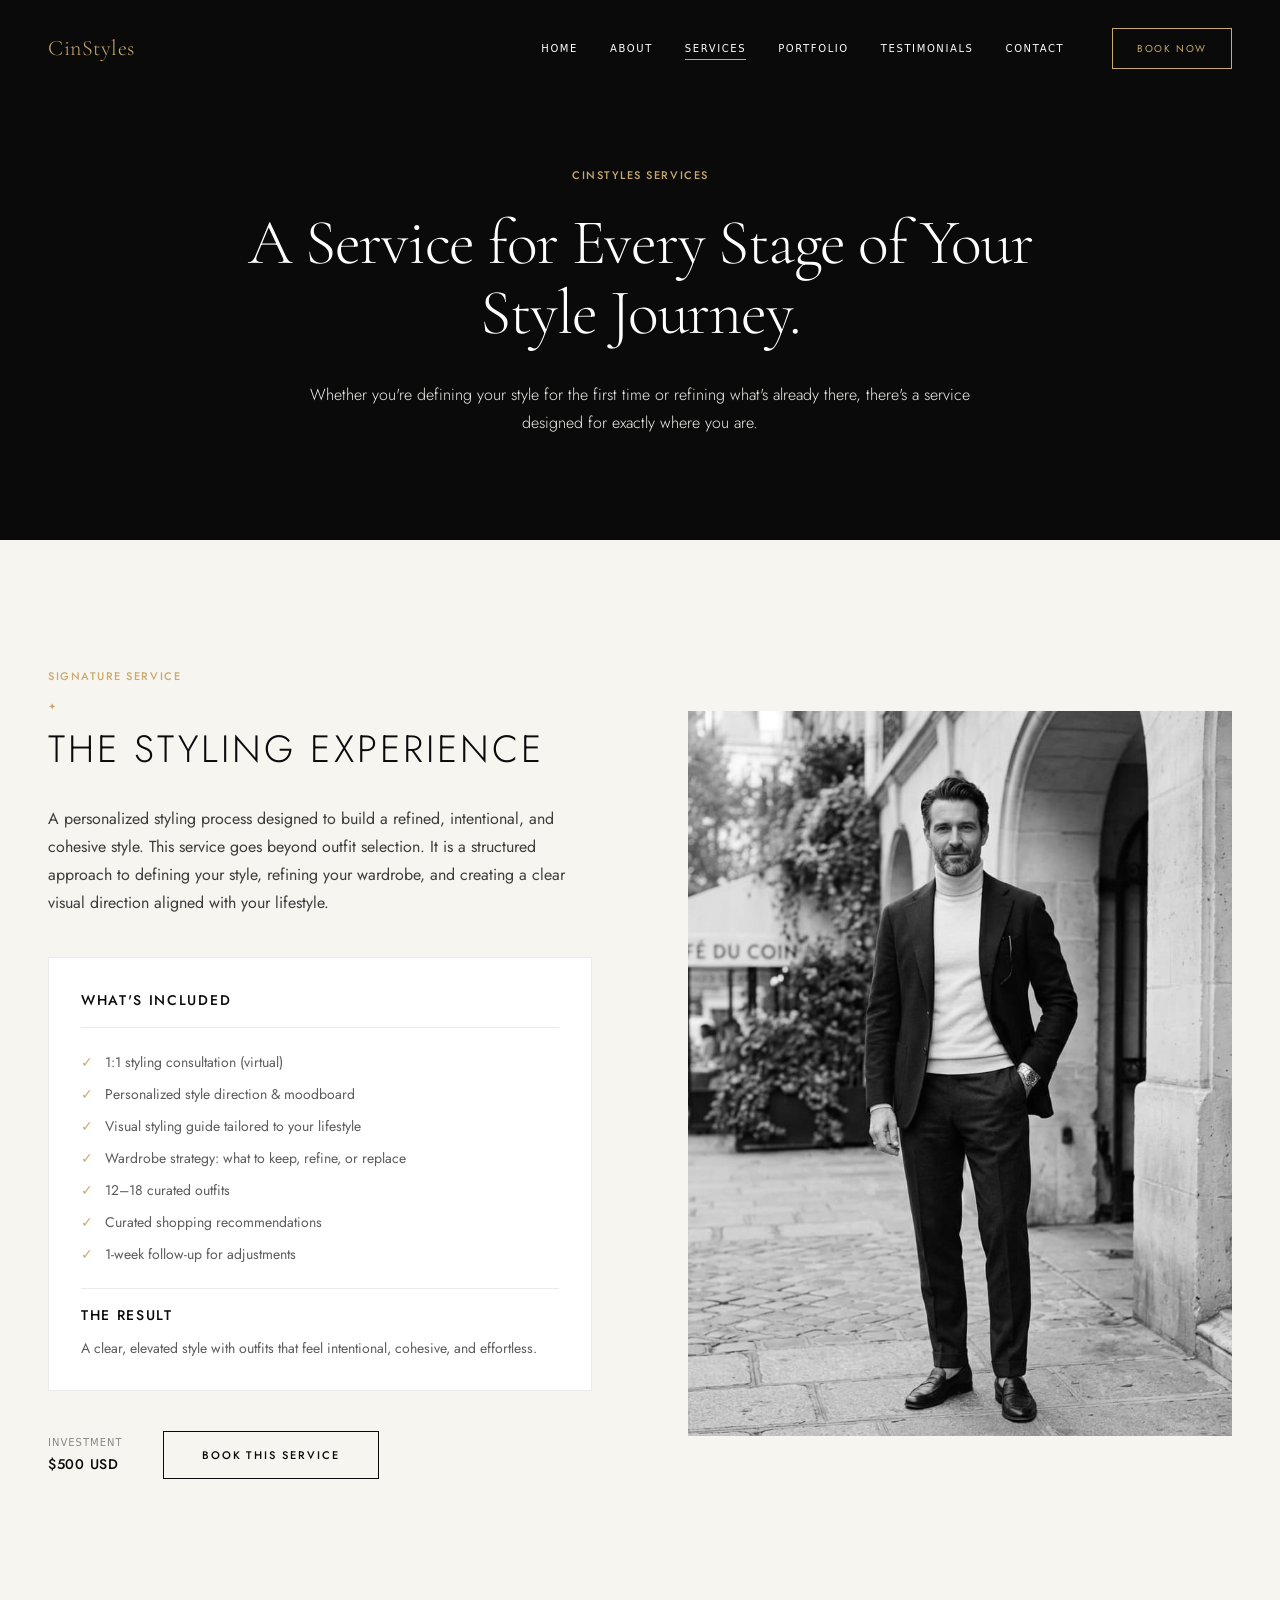
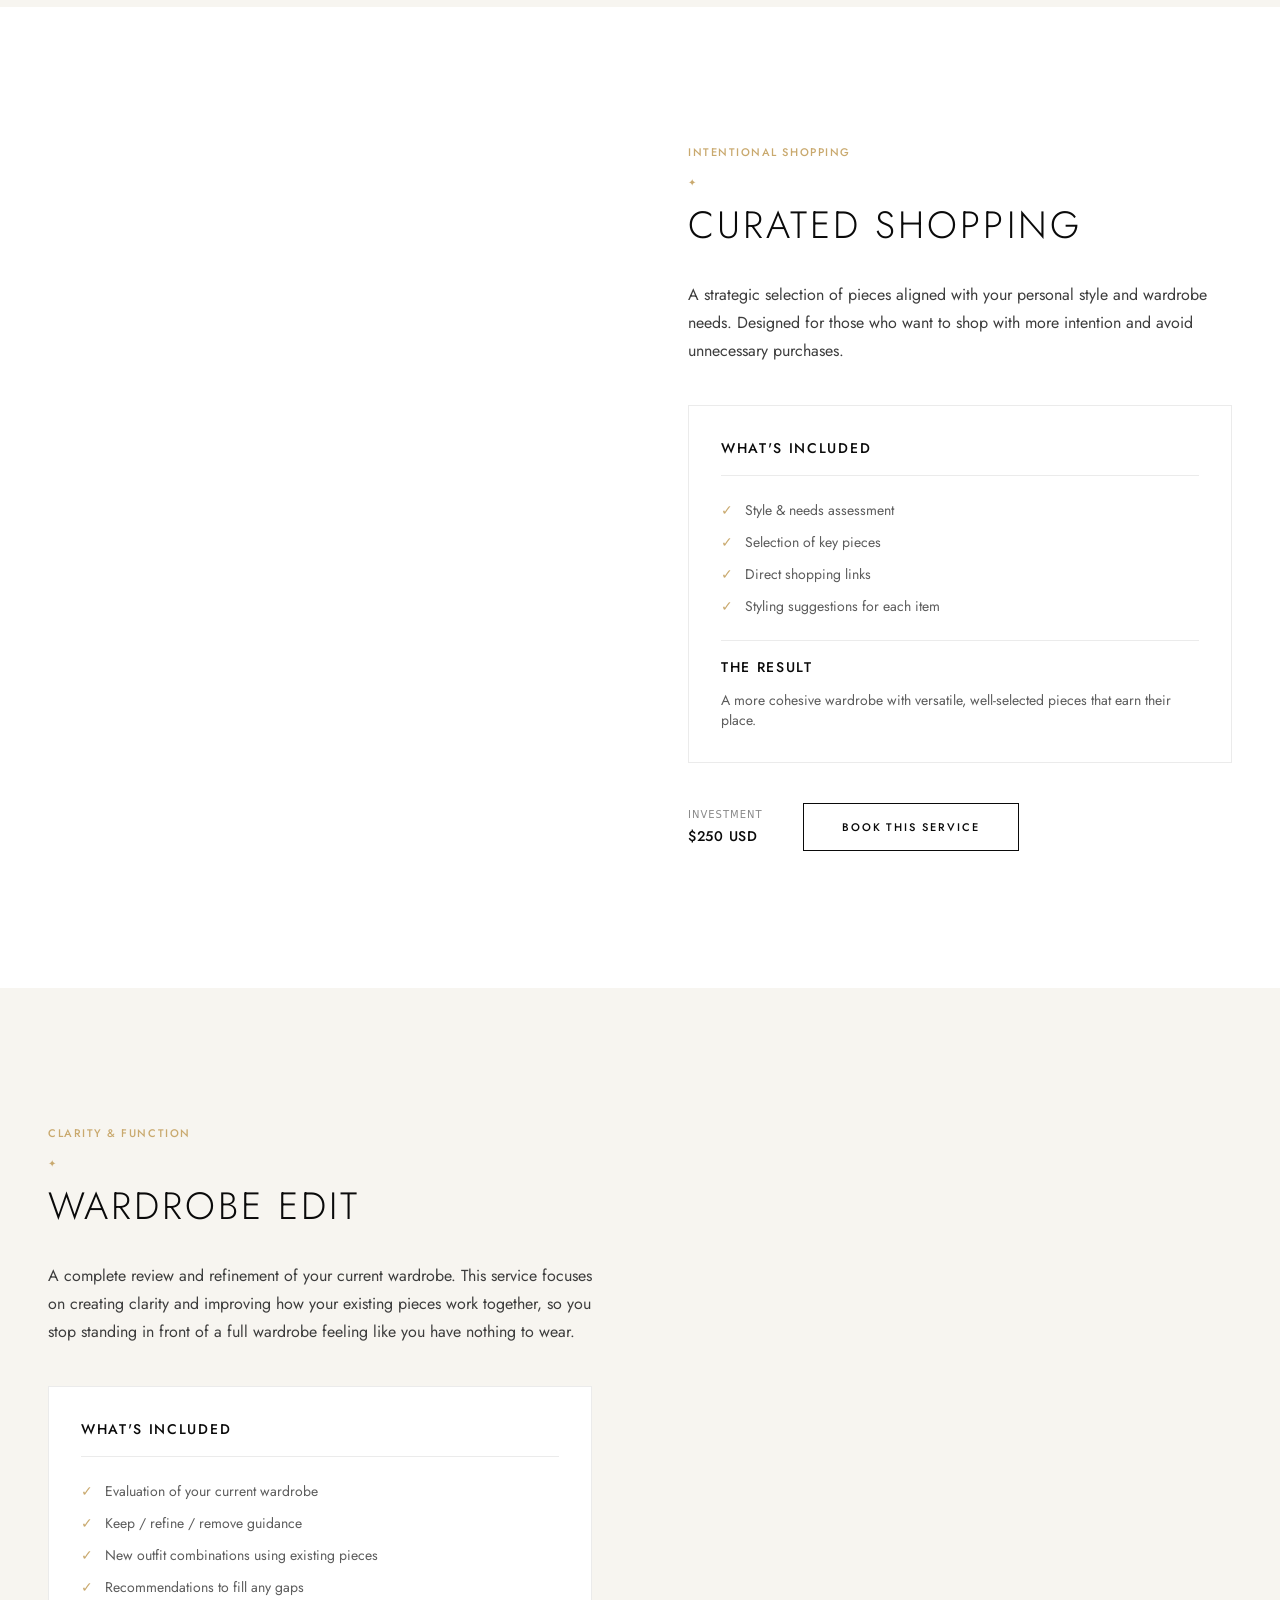
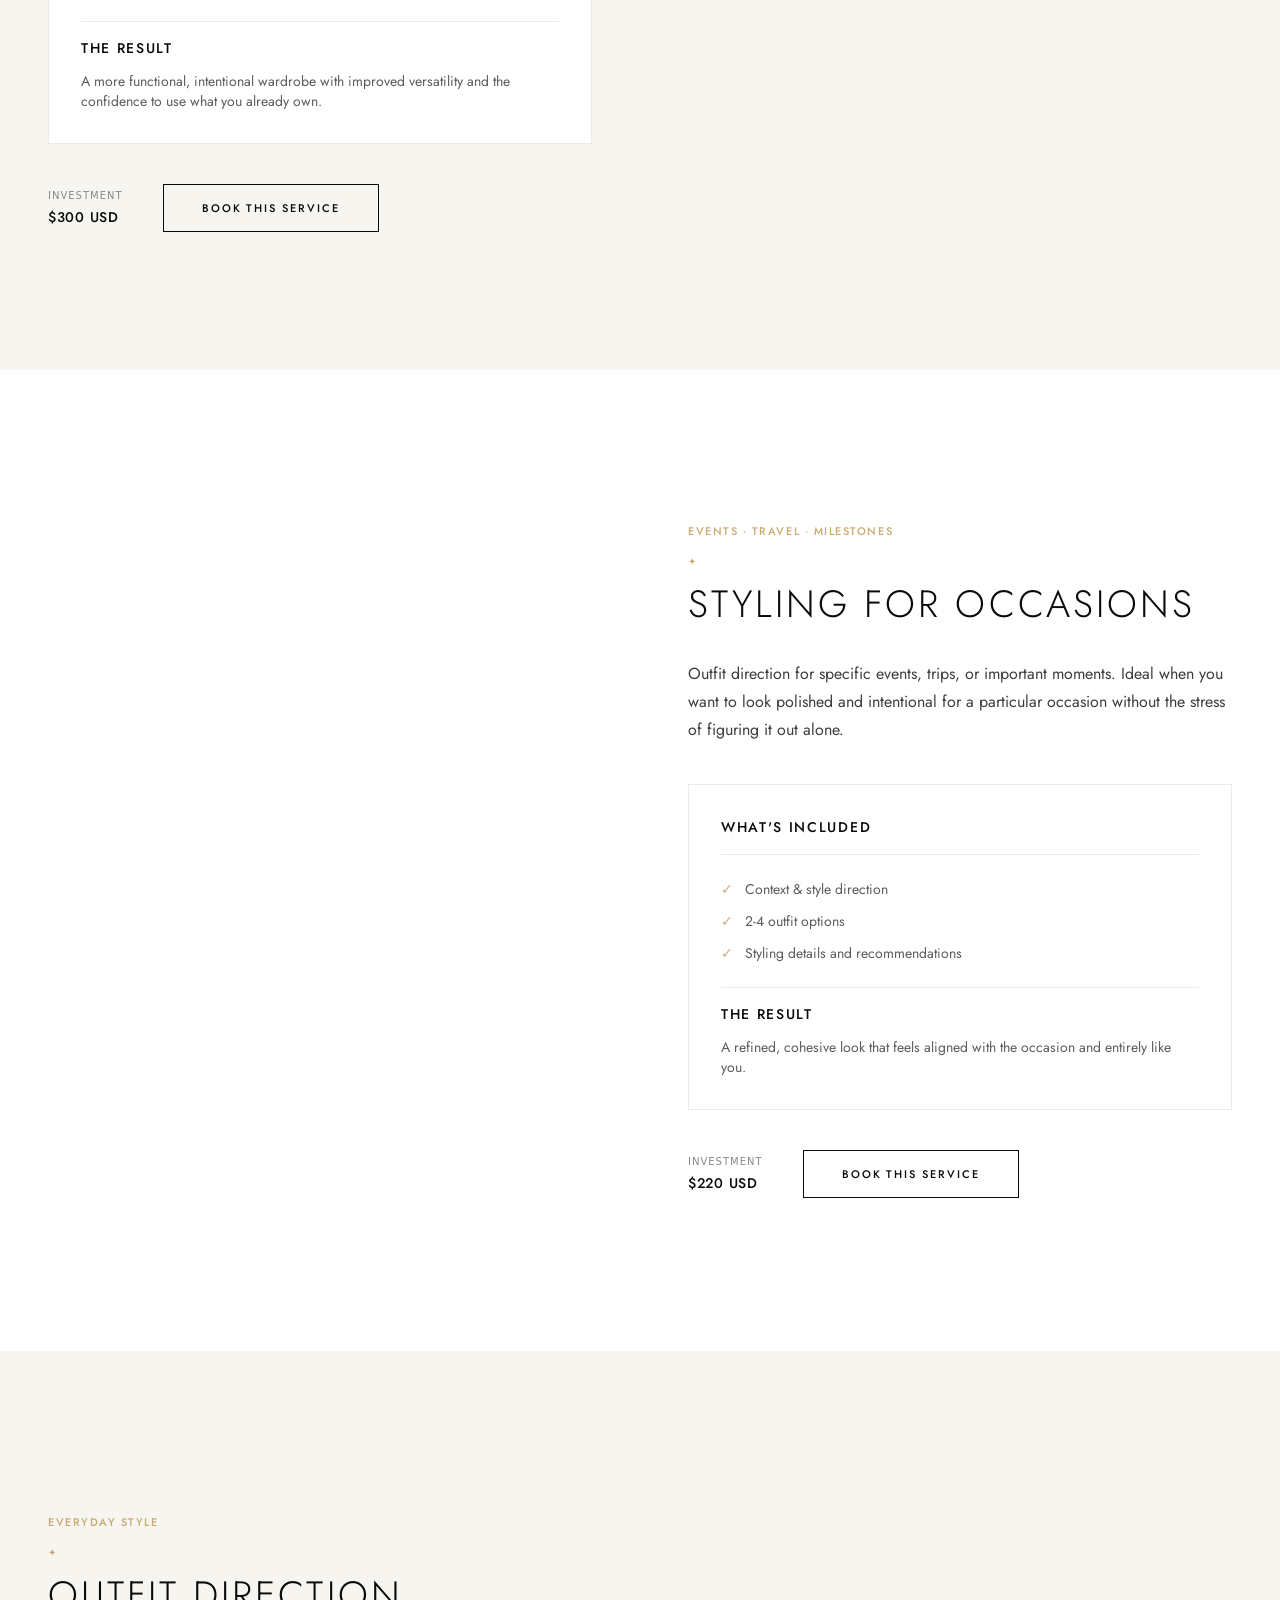
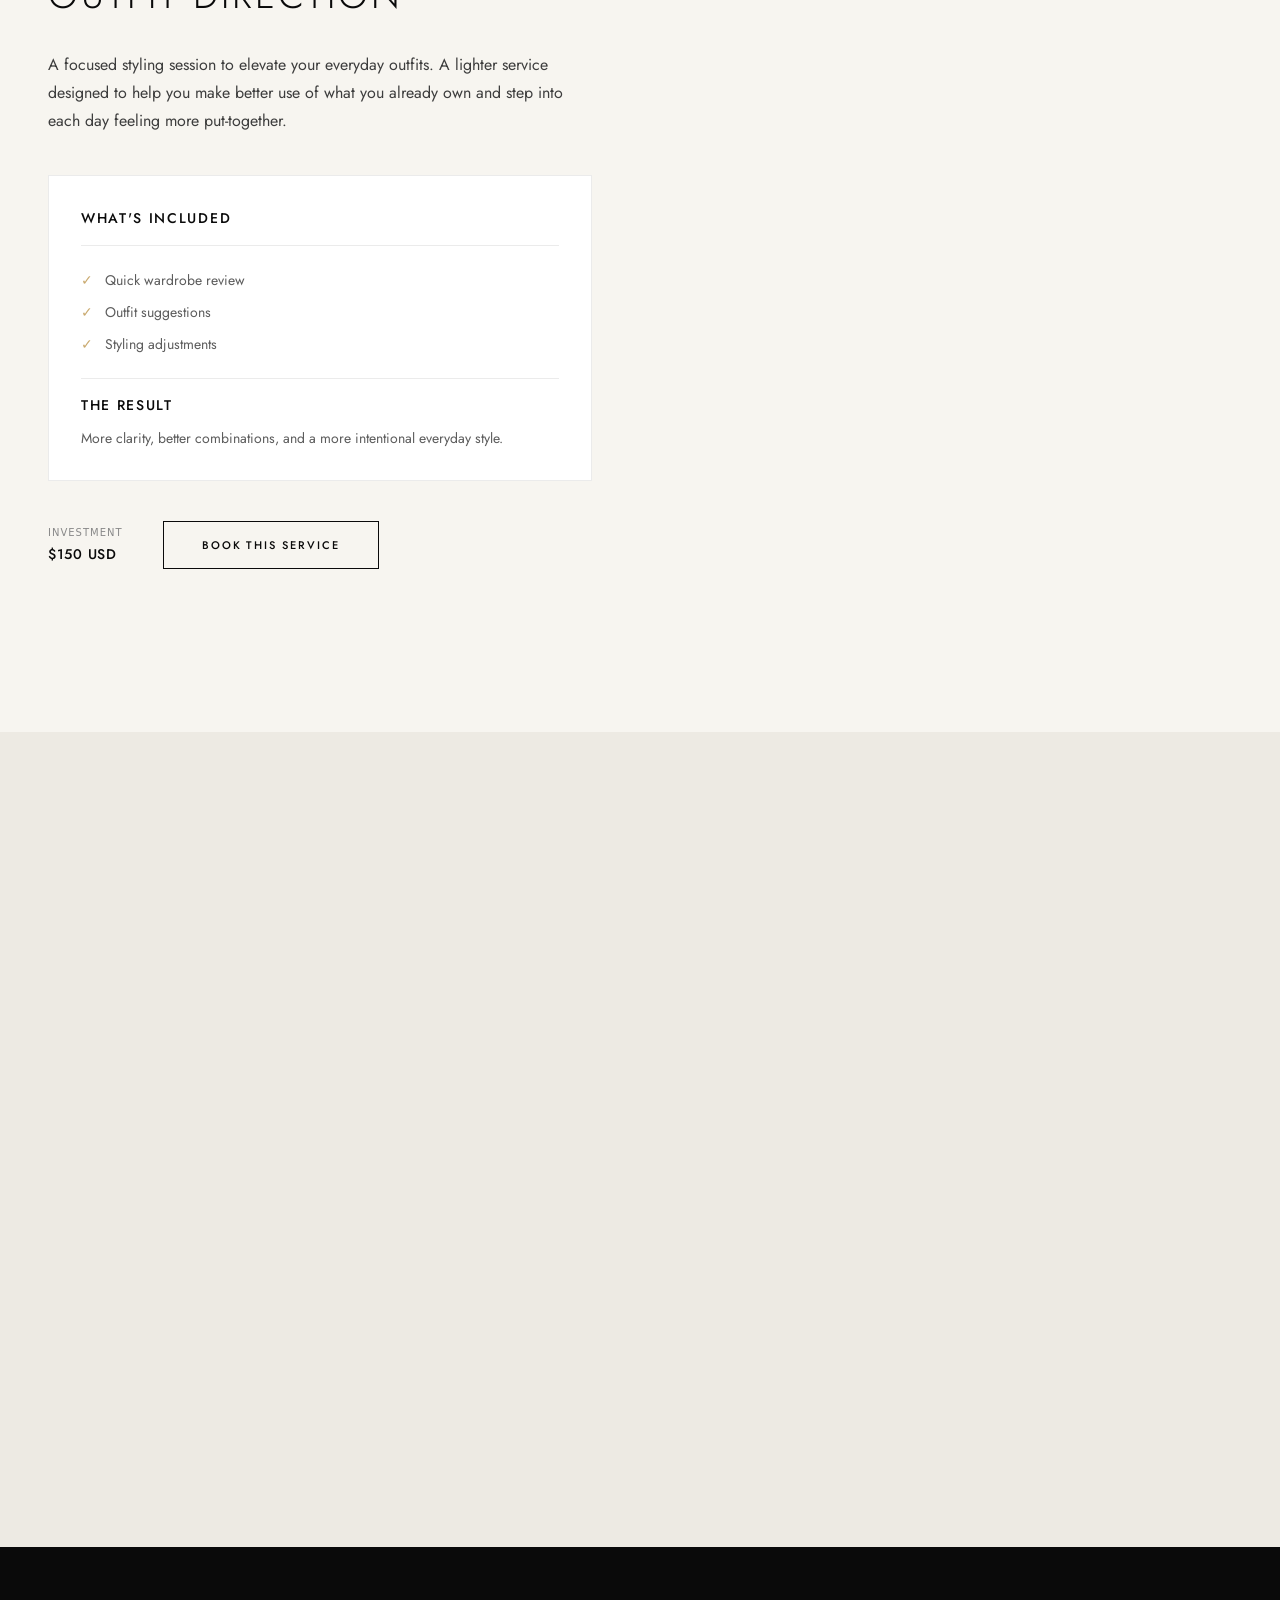
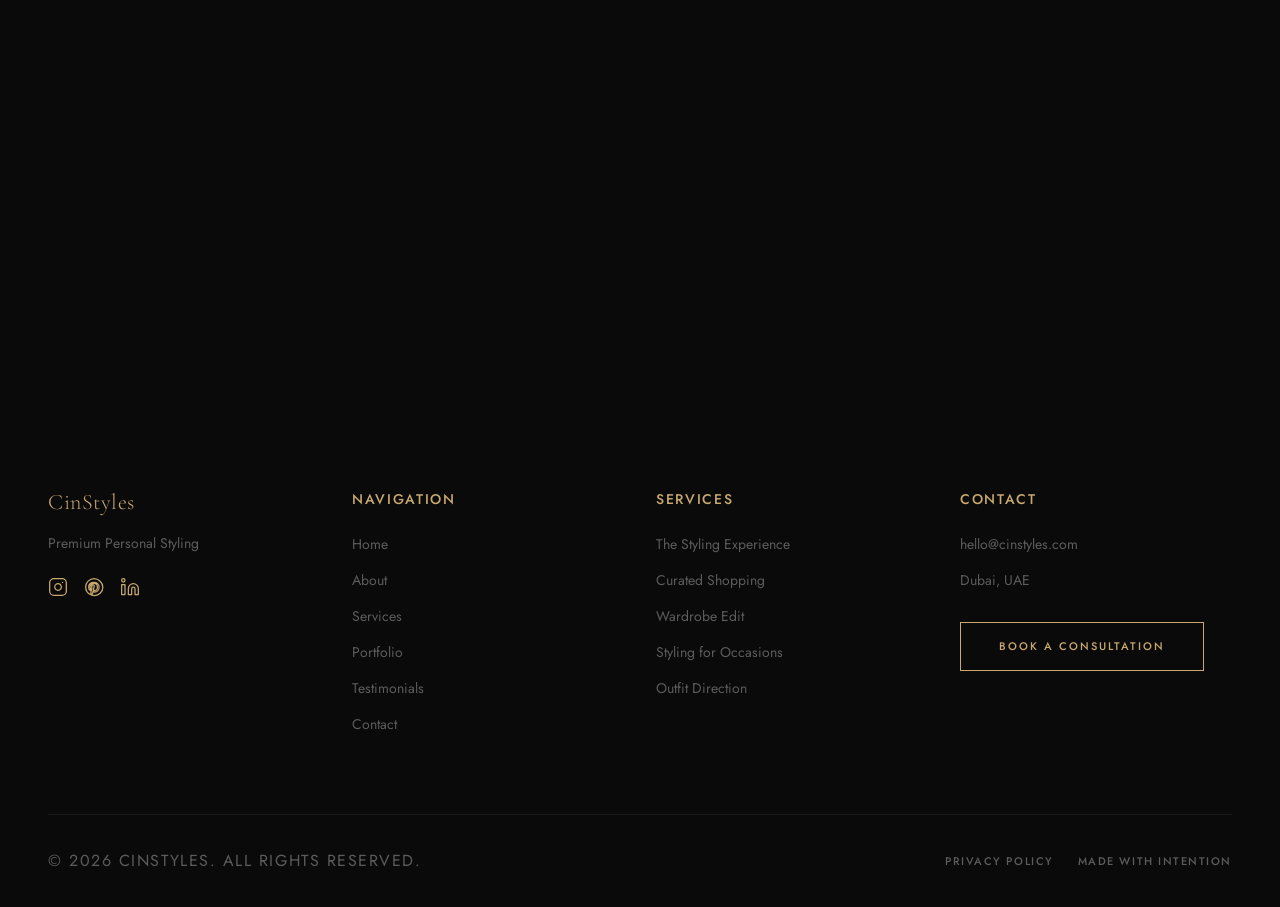
<file: services.html>
<!DOCTYPE html><html lang="en">
<!-- Mirrored from cinstyles.vercel.app/services by HTTrack Website Copier/3.x [XR&CO'2014], Mon, 31 Aug 2026 15:16:54 GMT -->
<!-- Added by HTTrack --><meta http-equiv="content-type" content="text/html;charset=utf-8" /><!-- /Added by HTTrack -->
<head><meta charSet="utf-8"/><meta name="viewport" content="width=device-width, initial-scale=1"/><link rel="stylesheet" href="_next/static/chunks/0_i78mvit_rq_.css" data-precedence="next"/><link rel="preload" as="script" fetchPriority="low" href="_next/static/chunks/115dplafwys-z.js"/><script src="_next/static/chunks/0pqt_8bl3ukh4.js" async=""></script><script src="_next/static/chunks/16rx_2u698dam.js" async=""></script><script src="_next/static/chunks/0257pdz1-imal.js" async=""></script><script src="_next/static/chunks/turbopack-15r14ycuqi8st.js" async=""></script><script src="_next/static/chunks/0n4mc3q0q8t0a.js" async=""></script><script src="_next/static/chunks/035_uo2z0l6ch.js" async=""></script><script src="_next/static/chunks/0d3shmwh5_nmn.js" async=""></script><script src="_next/static/chunks/0__xk3ztuycrr.js" async=""></script><link rel="preload" href="https://fonts.googleapis.com/css2?family=Cormorant+Garamond:ital,wght@0,300;0,400;0,500;1,300;1,400&amp;family=Jost:wght@300;400;500&amp;display=swap" as="style"/><link rel="preconnect" href="https://fonts.googleapis.com/"/><link rel="preconnect" href="https://fonts.gstatic.com/" crossorigin="anonymous"/><title>CinStyles | Premium Personal Fashion Stylist</title><meta name="description" content="CinStyles is a luxury personal fashion styling service that transforms your wardrobe and elevates your personal presence. Book a consultation today."/><link rel="icon" href="faviconbcf9.ico?favicon.0x3dzn~oxb6tn.ico" sizes="256x256" type="image/x-icon"/><link href="https://fonts.googleapis.com/css2?family=Cormorant+Garamond:ital,wght@0,300;0,400;0,500;1,300;1,400&amp;family=Jost:wght@300;400;500&amp;display=swap" rel="stylesheet"/><script src="_next/static/chunks/03_yq9q893hmn.js" noModule=""></script></head><body class="antialiased min-h-screen flex flex-col"><div hidden=""><!--$--><!--/$--></div><header class="fixed top-0 left-0 w-full z-50 transition-all duration-300 bg-[var(--color-ivory)]/90 backdrop-blur-sm"><div class="max-w-[1400px] mx-auto px-6 lg:px-12 h-24 flex items-center justify-between"><a class="text-[var(--color-ink)] font-cormorant font-light text-[22px] tracking-wide relative z-[60] transition-colors duration-300" href="index.html">CinStyles</a><nav class="hidden md:flex items-center space-x-8"><a class="text-[10px] uppercase tracking-[0.16em] font-medium transition-colors duration-300 relative group text-[var(--color-ink)] hover:text-[var(--color-gold)]" href="index.html">Home<span class="absolute left-0 bottom-[-4px] h-[1px] bg-[var(--color-gold)] transition-all duration-300 w-0 group-hover:w-full"></span></a><a class="text-[10px] uppercase tracking-[0.16em] font-medium transition-colors duration-300 relative group text-[var(--color-ink)] hover:text-[var(--color-gold)]" href="about.html">About<span class="absolute left-0 bottom-[-4px] h-[1px] bg-[var(--color-gold)] transition-all duration-300 w-0 group-hover:w-full"></span></a><a class="text-[10px] uppercase tracking-[0.16em] font-medium transition-colors duration-300 relative group text-[var(--color-gold)]" href="services.html">Services<span class="absolute left-0 bottom-[-4px] h-[1px] bg-[var(--color-gold)] transition-all duration-300 w-full"></span></a><a class="text-[10px] uppercase tracking-[0.16em] font-medium transition-colors duration-300 relative group text-[var(--color-ink)] hover:text-[var(--color-gold)]" href="portfolio.html">Portfolio<span class="absolute left-0 bottom-[-4px] h-[1px] bg-[var(--color-gold)] transition-all duration-300 w-0 group-hover:w-full"></span></a><a class="text-[10px] uppercase tracking-[0.16em] font-medium transition-colors duration-300 relative group text-[var(--color-ink)] hover:text-[var(--color-gold)]" href="testimonials.html">Testimonials<span class="absolute left-0 bottom-[-4px] h-[1px] bg-[var(--color-gold)] transition-all duration-300 w-0 group-hover:w-full"></span></a><a class="text-[10px] uppercase tracking-[0.16em] font-medium transition-colors duration-300 relative group text-[var(--color-ink)] hover:text-[var(--color-gold)]" href="contact.html">Contact<span class="absolute left-0 bottom-[-4px] h-[1px] bg-[var(--color-gold)] transition-all duration-300 w-0 group-hover:w-full"></span></a><a class="ml-4" href="contact.html"><button class="px-6 py-3 font-jost text-[10px] uppercase tracking-[0.16em] transition-colors duration-300 border bg-transparent text-[var(--color-ink)] border-[var(--color-ink)] hover:bg-[var(--color-ink)] hover:text-[var(--color-ivory)]">Book Now</button></a></nav><button class="md:hidden text-[var(--color-ink)] relative z-[60] p-2 transition-colors duration-300" aria-label="Toggle Menu"><div class="w-6 h-[1px] bg-current mb-1.5 transition-transform origin-center" style="transform:none"></div><div class="w-6 h-[1px] bg-current transition-opacity" style="opacity:1"></div><div class="w-6 h-[1px] bg-current mt-1.5 transition-transform origin-center" style="transform:none"></div></button></div></header><main class="flex-grow"><div class="flex flex-col w-full bg-[var(--color-ivory)]"><section data-nav-theme="dark" class="w-full pt-40 pb-24 px-6 bg-[var(--color-ink)] flex flex-col items-center justify-center text-center min-h-[60vh]"><span class="eyebrow block mb-6 text-[var(--color-gold)]" style="opacity:0;transform:translateY(20px)">CinStyles Services</span><h1 class="text-white mb-8 max-w-4xl" style="opacity:0;transform:translateY(20px)">A Service for Every Stage of Your Style Journey.</h1><p class="text-[var(--color-mist)] max-w-2xl font-light" style="opacity:0;transform:translateY(20px)">Whether you&#x27;re defining your style for the first time or refining what&#x27;s already there, there&#x27;s a service designed for exactly where you are.</p></section><section data-nav-theme="light" class="w-full"><div class="w-full py-24 md:py-32 px-6 lg:px-12 service-block bg-[var(--color-ivory)]"><div class="max-w-[1400px] mx-auto flex flex-col md:flex-row gap-12 lg:gap-24 items-center"><div class="w-full md:w-1/2 flex flex-col items-start text-col md:order-1" style="opacity:0;transform:translateY(30px)"><span class="eyebrow block mb-4 text-[var(--color-gold)]">Signature Service</span><h2 class="mb-8 text-[var(--color-ink)] service-heading">The Styling Experience</h2><p class="mb-10 text-[#3D3D3D] service-body">A personalized styling process designed to build a refined, intentional, and cohesive style. This service goes beyond outfit selection. It is a structured approach to defining your style, refining your wardrobe, and creating a clear visual direction aligned with your lifestyle.</p><div class="w-full bg-[var(--color-white)] border-[0.5px] border-[var(--color-ash)] p-8 mb-10 relative service-includes"><h4 class="mb-6 border-b border-[var(--color-ash)] pb-4 text-[var(--color-ink)]">What&#x27;s Included</h4><ul class="space-y-3 font-jost text-[#5C5C5C] text-sm mb-6"><li class="flex items-start text-left"><span class="text-[var(--color-gold)] mr-3">✓</span> <!-- -->1:1 styling consultation (virtual)</li><li class="flex items-start text-left"><span class="text-[var(--color-gold)] mr-3">✓</span> <!-- -->Personalized style direction &amp; moodboard</li><li class="flex items-start text-left"><span class="text-[var(--color-gold)] mr-3">✓</span> <!-- -->Visual styling guide tailored to your lifestyle</li><li class="flex items-start text-left"><span class="text-[var(--color-gold)] mr-3">✓</span> <!-- -->Wardrobe strategy: what to keep, refine, or replace</li><li class="flex items-start text-left"><span class="text-[var(--color-gold)] mr-3">✓</span> <!-- -->12–18 curated outfits</li><li class="flex items-start text-left"><span class="text-[var(--color-gold)] mr-3">✓</span> <!-- -->Curated shopping recommendations</li><li class="flex items-start text-left"><span class="text-[var(--color-gold)] mr-3">✓</span> <!-- -->1-week follow-up for adjustments</li></ul><h4 class="mb-3 pt-4 border-t border-[var(--color-ash)] text-[var(--color-ink)]">The Result</h4><p class="font-jost text-[#5C5C5C] text-sm">A clear, elevated style with outfits that feel intentional, cohesive, and effortless.</p></div><div class="flex flex-col sm:flex-row items-center gap-6 w-full sm:w-auto"><div class="flex flex-col items-start mr-4"><span class="text-[10px] text-[#888] tracking-widest uppercase mb-1">Investment</span><span class="font-jost font-medium text-[var(--color-ink)] tracking-wider text-sm uppercase service-price">$500 USD</span></div><a class="w-full sm:w-auto" href="contact004c.html?service=styling-experience"><button class="btn-outline w-full">Book This Service</button></a></div></div><div class="w-full md:w-1/2 relative aspect-[3/4] overflow-hidden md:order-2" style="opacity:0;transform:scale(0.95)"><img alt="The Styling Experience" loading="lazy" decoding="async" data-nimg="fill" class="styled-img" style="position:absolute;height:100%;width:100%;left:0;top:0;right:0;bottom:0;color:transparent" sizes="100vw" srcSet="/_next/portfolio_2_17780077949763464.jpg" src="_next/portfolio_2_17780077949763464.jpg?url=%2Fassets%2Fportfolio_2_1778007794976.png&amp;w=3840&amp;q=75"/></div></div></div><div class="w-full py-24 md:py-32 px-6 lg:px-12 service-block bg-[var(--color-white)]"><div class="max-w-[1400px] mx-auto flex flex-col md:flex-row gap-12 lg:gap-24 items-center"><div class="w-full md:w-1/2 flex flex-col items-start text-col md:order-2" style="opacity:0;transform:translateY(30px)"><span class="eyebrow block mb-4 text-[var(--color-gold)]">Intentional Shopping</span><h2 class="mb-8 text-[var(--color-ink)] service-heading">Curated Shopping</h2><p class="mb-10 text-[#3D3D3D] service-body">A strategic selection of pieces aligned with your personal style and wardrobe needs. Designed for those who want to shop with more intention and avoid unnecessary purchases.</p><div class="w-full bg-[var(--color-white)] border-[0.5px] border-[var(--color-ash)] p-8 mb-10 relative service-includes"><h4 class="mb-6 border-b border-[var(--color-ash)] pb-4 text-[var(--color-ink)]">What&#x27;s Included</h4><ul class="space-y-3 font-jost text-[#5C5C5C] text-sm mb-6"><li class="flex items-start text-left"><span class="text-[var(--color-gold)] mr-3">✓</span> <!-- -->Style &amp; needs assessment</li><li class="flex items-start text-left"><span class="text-[var(--color-gold)] mr-3">✓</span> <!-- -->Selection of key pieces</li><li class="flex items-start text-left"><span class="text-[var(--color-gold)] mr-3">✓</span> <!-- -->Direct shopping links</li><li class="flex items-start text-left"><span class="text-[var(--color-gold)] mr-3">✓</span> <!-- -->Styling suggestions for each item</li></ul><h4 class="mb-3 pt-4 border-t border-[var(--color-ash)] text-[var(--color-ink)]">The Result</h4><p class="font-jost text-[#5C5C5C] text-sm">A more cohesive wardrobe with versatile, well-selected pieces that earn their place.</p></div><div class="flex flex-col sm:flex-row items-center gap-6 w-full sm:w-auto"><div class="flex flex-col items-start mr-4"><span class="text-[10px] text-[#888] tracking-widest uppercase mb-1">Investment</span><span class="font-jost font-medium text-[var(--color-ink)] tracking-wider text-sm uppercase service-price">$250 USD</span></div><a class="w-full sm:w-auto" href="contact38c8.html?service=curated-shopping"><button class="btn-outline w-full">Book This Service</button></a></div></div><div class="w-full md:w-1/2 relative aspect-[3/4] overflow-hidden md:order-1" style="opacity:0;transform:scale(0.95)"><img alt="Curated Shopping" loading="lazy" decoding="async" data-nimg="fill" class="styled-img" style="position:absolute;height:100%;width:100%;left:0;top:0;right:0;bottom:0;color:transparent" sizes="100vw" srcSet="/_next/lifestyle_teaser_2_17780155420873592.jpg" src="_next/lifestyle_teaser_2_17780155420873592.jpg?url=%2Fassets%2Flifestyle_teaser_2_1778015542087.png&amp;w=3840&amp;q=75"/></div></div></div><div class="w-full py-24 md:py-32 px-6 lg:px-12 service-block bg-[var(--color-ivory)]"><div class="max-w-[1400px] mx-auto flex flex-col md:flex-row gap-12 lg:gap-24 items-center"><div class="w-full md:w-1/2 flex flex-col items-start text-col md:order-1" style="opacity:0;transform:translateY(30px)"><span class="eyebrow block mb-4 text-[var(--color-gold)]">Clarity &amp; Function</span><h2 class="mb-8 text-[var(--color-ink)] service-heading">Wardrobe Edit</h2><p class="mb-10 text-[#3D3D3D] service-body">A complete review and refinement of your current wardrobe. This service focuses on creating clarity and improving how your existing pieces work together, so you stop standing in front of a full wardrobe feeling like you have nothing to wear.</p><div class="w-full bg-[var(--color-white)] border-[0.5px] border-[var(--color-ash)] p-8 mb-10 relative service-includes"><h4 class="mb-6 border-b border-[var(--color-ash)] pb-4 text-[var(--color-ink)]">What&#x27;s Included</h4><ul class="space-y-3 font-jost text-[#5C5C5C] text-sm mb-6"><li class="flex items-start text-left"><span class="text-[var(--color-gold)] mr-3">✓</span> <!-- -->Evaluation of your current wardrobe</li><li class="flex items-start text-left"><span class="text-[var(--color-gold)] mr-3">✓</span> <!-- -->Keep / refine / remove guidance</li><li class="flex items-start text-left"><span class="text-[var(--color-gold)] mr-3">✓</span> <!-- -->New outfit combinations using existing pieces</li><li class="flex items-start text-left"><span class="text-[var(--color-gold)] mr-3">✓</span> <!-- -->Recommendations to fill any gaps</li></ul><h4 class="mb-3 pt-4 border-t border-[var(--color-ash)] text-[var(--color-ink)]">The Result</h4><p class="font-jost text-[#5C5C5C] text-sm">A more functional, intentional wardrobe with improved versatility and the confidence to use what you already own.</p></div><div class="flex flex-col sm:flex-row items-center gap-6 w-full sm:w-auto"><div class="flex flex-col items-start mr-4"><span class="text-[10px] text-[#888] tracking-widest uppercase mb-1">Investment</span><span class="font-jost font-medium text-[var(--color-ink)] tracking-wider text-sm uppercase service-price">$300 USD</span></div><a class="w-full sm:w-auto" href="contact76cc.html?service=wardrobe-edit"><button class="btn-outline w-full">Book This Service</button></a></div></div><div class="w-full md:w-1/2 relative aspect-[3/4] overflow-hidden md:order-2" style="opacity:0;transform:scale(0.95)"><img alt="Wardrobe Edit" loading="lazy" decoding="async" data-nimg="fill" class="styled-img" style="position:absolute;height:100%;width:100%;left:0;top:0;right:0;bottom:0;color:transparent" sizes="100vw" srcSet="/_next/lifestyle_teaser_3_1778015558418945e.jpg" src="_next/lifestyle_teaser_3_1778015558418945e.jpg?url=%2Fassets%2Flifestyle_teaser_3_1778015558418.png&amp;w=3840&amp;q=75"/></div></div></div><div class="w-full py-24 md:py-32 px-6 lg:px-12 service-block bg-[var(--color-white)]"><div class="max-w-[1400px] mx-auto flex flex-col md:flex-row gap-12 lg:gap-24 items-center"><div class="w-full md:w-1/2 flex flex-col items-start text-col md:order-2" style="opacity:0;transform:translateY(30px)"><span class="eyebrow block mb-4 text-[var(--color-gold)]">Events · Travel · Milestones</span><h2 class="mb-8 text-[var(--color-ink)] service-heading">Styling for Occasions</h2><p class="mb-10 text-[#3D3D3D] service-body">Outfit direction for specific events, trips, or important moments. Ideal when you want to look polished and intentional for a particular occasion without the stress of figuring it out alone.</p><div class="w-full bg-[var(--color-white)] border-[0.5px] border-[var(--color-ash)] p-8 mb-10 relative service-includes"><h4 class="mb-6 border-b border-[var(--color-ash)] pb-4 text-[var(--color-ink)]">What&#x27;s Included</h4><ul class="space-y-3 font-jost text-[#5C5C5C] text-sm mb-6"><li class="flex items-start text-left"><span class="text-[var(--color-gold)] mr-3">✓</span> <!-- -->Context &amp; style direction</li><li class="flex items-start text-left"><span class="text-[var(--color-gold)] mr-3">✓</span> <!-- -->2-4 outfit options</li><li class="flex items-start text-left"><span class="text-[var(--color-gold)] mr-3">✓</span> <!-- -->Styling details and recommendations</li></ul><h4 class="mb-3 pt-4 border-t border-[var(--color-ash)] text-[var(--color-ink)]">The Result</h4><p class="font-jost text-[#5C5C5C] text-sm">A refined, cohesive look that feels aligned with the occasion and entirely like you.</p></div><div class="flex flex-col sm:flex-row items-center gap-6 w-full sm:w-auto"><div class="flex flex-col items-start mr-4"><span class="text-[10px] text-[#888] tracking-widest uppercase mb-1">Investment</span><span class="font-jost font-medium text-[var(--color-ink)] tracking-wider text-sm uppercase service-price">$220 USD</span></div><a class="w-full sm:w-auto" href="contacta3e2.html?service=occasions"><button class="btn-outline w-full">Book This Service</button></a></div></div><div class="w-full md:w-1/2 relative aspect-[3/4] overflow-hidden md:order-1" style="opacity:0;transform:scale(0.95)"><img alt="Styling for Occasions" loading="lazy" decoding="async" data-nimg="fill" class="styled-img" style="position:absolute;height:100%;width:100%;left:0;top:0;right:0;bottom:0;color:transparent" sizes="100vw" srcSet="/_next/portfolio_3_1778007809789e9d1.jpg" src="_next/portfolio_3_1778007809789e9d1.jpg?url=%2Fassets%2Fportfolio_3_1778007809789.png&amp;w=3840&amp;q=75"/></div></div></div><div class="w-full py-24 md:py-32 px-6 lg:px-12 service-block bg-[var(--color-ivory)]"><div class="max-w-[1400px] mx-auto flex flex-col md:flex-row gap-12 lg:gap-24 items-center"><div class="w-full md:w-1/2 flex flex-col items-start text-col md:order-1" style="opacity:0;transform:translateY(30px)"><span class="eyebrow block mb-4 text-[var(--color-gold)]">Everyday Style</span><h2 class="mb-8 text-[var(--color-ink)] service-heading">Outfit Direction</h2><p class="mb-10 text-[#3D3D3D] service-body">A focused styling session to elevate your everyday outfits. A lighter service designed to help you make better use of what you already own and step into each day feeling more put-together.</p><div class="w-full bg-[var(--color-white)] border-[0.5px] border-[var(--color-ash)] p-8 mb-10 relative service-includes"><h4 class="mb-6 border-b border-[var(--color-ash)] pb-4 text-[var(--color-ink)]">What&#x27;s Included</h4><ul class="space-y-3 font-jost text-[#5C5C5C] text-sm mb-6"><li class="flex items-start text-left"><span class="text-[var(--color-gold)] mr-3">✓</span> <!-- -->Quick wardrobe review</li><li class="flex items-start text-left"><span class="text-[var(--color-gold)] mr-3">✓</span> <!-- -->Outfit suggestions</li><li class="flex items-start text-left"><span class="text-[var(--color-gold)] mr-3">✓</span> <!-- -->Styling adjustments</li></ul><h4 class="mb-3 pt-4 border-t border-[var(--color-ash)] text-[var(--color-ink)]">The Result</h4><p class="font-jost text-[#5C5C5C] text-sm">More clarity, better combinations, and a more intentional everyday style.</p></div><div class="flex flex-col sm:flex-row items-center gap-6 w-full sm:w-auto"><div class="flex flex-col items-start mr-4"><span class="text-[10px] text-[#888] tracking-widest uppercase mb-1">Investment</span><span class="font-jost font-medium text-[var(--color-ink)] tracking-wider text-sm uppercase service-price">$150 USD</span></div><a class="w-full sm:w-auto" href="contact95d0.html?service=outfit-direction"><button class="btn-outline w-full">Book This Service</button></a></div></div><div class="w-full md:w-1/2 relative aspect-[3/4] overflow-hidden md:order-2" style="opacity:0;transform:scale(0.95)"><img alt="Outfit Direction" loading="lazy" decoding="async" data-nimg="fill" class="styled-img" style="position:absolute;height:100%;width:100%;left:0;top:0;right:0;bottom:0;color:transparent" sizes="100vw" srcSet="/_next/portfolio_1_17780077806651b81.jpg" src="_next/portfolio_1_17780077806651b81.jpg?url=%2Fassets%2Fportfolio_1_1778007780665.png&amp;w=3840&amp;q=75"/></div></div></div></section><section data-nav-theme="light" class="py-32 px-6 lg:px-12 bg-[var(--color-ivory-deep)] overflow-hidden"><div class="max-w-[1400px] mx-auto"><div class="text-center mb-24" style="opacity:0;transform:translateY(30px)"><span class="eyebrow block mb-4">The Process</span><h2>Simple · Personal · Transformative</h2></div><div class="relative pt-16 md:pt-24 pb-12"><div class="hidden md:block absolute top-[90px] left-0 h-[1px] bg-[var(--color-gold)] z-0" style="width:0px"></div><div class="grid grid-cols-1 md:grid-cols-4 gap-12 relative z-10"><div class="flex flex-col relative text-left bg-[var(--color-white)] p-8 border-[0.5px] border-[var(--color-ash)] h-full shadow-sm" style="margin-top:0px;opacity:0;transform:translateY(50px)"><div class="absolute -top-12 left-4 font-cormorant font-light text-[100px] text-[var(--color-gold)] opacity-[0.15] leading-none select-none">01</div><div class="relative z-10 pt-4"><h4 class="mb-4 text-[var(--color-ink)] uppercase tracking-widest">Book a Consultation</h4><p class="text-sm text-[#5C5C5C]">Fill out the booking form and tell me about your style goals.</p></div></div><div class="flex flex-col relative text-left bg-[var(--color-white)] p-8 border-[0.5px] border-[var(--color-ash)] h-full shadow-sm" style="margin-top:40px;opacity:0;transform:translateY(50px)"><div class="absolute -top-12 left-4 font-cormorant font-light text-[100px] text-[var(--color-gold)] opacity-[0.15] leading-none select-none">02</div><div class="relative z-10 pt-4"><h4 class="mb-4 text-[var(--color-ink)] uppercase tracking-widest">Discovery Call</h4><p class="text-sm text-[#5C5C5C]">A 20-minute call to understand your vision, lifestyle, and what&#x27;s not working.</p></div></div><div class="flex flex-col relative text-left bg-[var(--color-white)] p-8 border-[0.5px] border-[var(--color-ash)] h-full shadow-sm" style="margin-top:80px;opacity:0;transform:translateY(50px)"><div class="absolute -top-12 left-4 font-cormorant font-light text-[100px] text-[var(--color-gold)] opacity-[0.15] leading-none select-none">03</div><div class="relative z-10 pt-4"><h4 class="mb-4 text-[var(--color-ink)] uppercase tracking-widest">The Session</h4><p class="text-sm text-[#5C5C5C]">We meet (in person or virtually) and do the work together.</p></div></div><div class="flex flex-col relative text-left bg-[var(--color-white)] p-8 border-[0.5px] border-[var(--color-ash)] h-full shadow-sm" style="margin-top:40px;opacity:0;transform:translateY(50px)"><div class="absolute -top-12 left-4 font-cormorant font-light text-[100px] text-[var(--color-gold)] opacity-[0.15] leading-none select-none">04</div><div class="relative z-10 pt-4"><h4 class="mb-4 text-[var(--color-ink)] uppercase tracking-widest">The Result</h4><p class="text-sm text-[#5C5C5C]">You leave with a clear wardrobe direction, new pieces, and real confidence.</p></div></div></div></div></div></section><section data-nav-theme="dark" class="py-32 px-6 bg-[var(--color-ink)] text-center text-white"><div style="opacity:0;transform:scale(0.95)"><h2 class="mb-6 text-white normal-case tracking-normal">Not Sure Which Service Is Right for You?</h2><p class="max-w-xl mx-auto mb-10 text-[var(--color-mist)] font-light">That&#x27;s what the discovery call is for. Let&#x27;s talk.</p><a href="contact.html"><button class="btn-primary bg-[var(--color-gold)] text-[var(--color-ink)] hover:bg-transparent hover:text-[var(--color-gold)] border-[var(--color-gold)]">Book a Free Discovery Call</button></a></div></section></div><!--$--><!--/$--></main><footer class="bg-[var(--color-ink)] text-white pt-24 pb-8"><div class="max-w-[1400px] mx-auto px-6 lg:px-12"><div class="grid grid-cols-1 md:grid-cols-2 lg:grid-cols-4 gap-12 lg:gap-8 mb-20"><div><h2 class="text-[var(--color-gold)] font-cormorant font-light text-[22px] tracking-wide mb-4 normal-case">CinStyles</h2><p class="text-[var(--color-graphite)] font-jost text-sm mb-6">Premium Personal Styling</p><div class="flex space-x-4"><a href="#" class="text-[var(--color-gold)] hover:text-white transition-colors" aria-label="Instagram"><svg width="20" height="20" viewBox="0 0 24 24" fill="none" stroke="currentColor" stroke-width="1.5" stroke-linecap="round" stroke-linejoin="round"><rect x="2" y="2" width="20" height="20" rx="5" ry="5"></rect><path d="M16 11.37A4 4 0 1 1 12.63 8 4 4 0 0 1 16 11.37z"></path><line x1="17.5" y1="6.5" x2="17.51" y2="6.5"></line></svg></a><a href="#" class="text-[var(--color-gold)] hover:text-white transition-colors" aria-label="Pinterest"><svg width="20" height="20" viewBox="0 0 24 24" fill="none" stroke="currentColor" stroke-width="1.5" stroke-linecap="round" stroke-linejoin="round"><path d="M12 2C6.5 2 2 6.5 2 12c0 4.2 2.6 7.8 6.3 9.3-.1-.8-.1-2.1.0-2.9.2-1 1.2-4.9 1.2-4.9s-.3-.6-.3-1.5c0-1.4.8-2.5 1.8-2.5.9 0 1.3.7 1.3 1.5 0 .9-.6 2.3-.9 3.5-.3 1 .5 1.8 1.5 1.8 1.8 0 3.2-1.9 3.2-4.6 0-2.4-1.7-4.1-4.2-4.1-2.9 0-4.6 2.2-4.6 4.4 0 .9.3 1.8.8 2.4.1.1.1.2.1.3-.1.4-.3 1.1-.3 1.3 0 .1-.1.2-.3.1-1.2-.6-2-2.4-2-3.8 0-3.1 2.2-5.9 6.5-5.9 3.4 0 6 2.4 6 5.5 0 3.4-2.1 6.1-5 6.1-1 0-1.9-.5-2.2-1.1l-.6 2.3c-.2.8-.8 1.9-1.2 2.5 1.1.3 2.2.5 3.5.5 5.5 0 10-4.5 10-10S17.5 2 12 2z"></path></svg></a><a href="#" class="text-[var(--color-gold)] hover:text-white transition-colors" aria-label="LinkedIn"><svg width="20" height="20" viewBox="0 0 24 24" fill="none" stroke="currentColor" stroke-width="1.5" stroke-linecap="round" stroke-linejoin="round"><path d="M16 8a6 6 0 0 1 6 6v7h-4v-7a2 2 0 0 0-2-2 2 2 0 0 0-2 2v7h-4v-7a6 6 0 0 1 6-6z"></path><rect x="2" y="9" width="4" height="12"></rect><circle cx="4" cy="4" r="2"></circle></svg></a></div></div><div><h4 class="text-[var(--color-gold)] mb-6">Navigation</h4><ul class="space-y-4 font-jost text-sm text-[var(--color-graphite)]"><li><a class="hover:text-white transition-colors" href="index.html">Home</a></li><li><a class="hover:text-white transition-colors" href="about.html">About</a></li><li><a class="hover:text-white transition-colors" href="services.html">Services</a></li><li><a class="hover:text-white transition-colors" href="portfolio.html">Portfolio</a></li><li><a class="hover:text-white transition-colors" href="testimonials.html">Testimonials</a></li><li><a class="hover:text-white transition-colors" href="contact.html">Contact</a></li></ul></div><div><h4 class="text-[var(--color-gold)] mb-6">Services</h4><ul class="space-y-4 font-jost text-sm text-[var(--color-graphite)]"><li><a class="hover:text-white transition-colors" href="services.html">The Styling Experience</a></li><li><a class="hover:text-white transition-colors" href="services.html">Curated Shopping</a></li><li><a class="hover:text-white transition-colors" href="services.html">Wardrobe Edit</a></li><li><a class="hover:text-white transition-colors" href="services.html">Styling for Occasions</a></li><li><a class="hover:text-white transition-colors" href="services.html">Outfit Direction</a></li></ul></div><div><h4 class="text-[var(--color-gold)] mb-6">Contact</h4><ul class="space-y-4 font-jost text-sm text-[var(--color-graphite)] mb-8"><li><a href="mailto:hello@cinstyles.com" class="hover:text-white transition-colors">hello@cinstyles.com</a></li><li>Dubai, UAE</li></ul><a class="btn-ghost" href="contact.html">Book a Consultation</a></div></div><div class="pt-8 border-t border-[var(--color-ink-warm)] flex flex-col md:flex-row justify-between items-center text-[var(--color-graphite)] caption"><p>© <!-- -->2026<!-- --> CinStyles. All rights reserved.</p><div class="flex space-x-6 mt-4 md:mt-0"><a class="hover:text-[var(--color-gold)] transition-colors" href="#">Privacy Policy</a><span>Made with intention</span></div></div></div></footer><script src="_next/static/chunks/115dplafwys-z.js" id="_R_" async=""></script><script>(self.__next_f=self.__next_f||[]).push([0])</script><script>self.__next_f.push([1,"1:\"$Sreact.fragment\"\n2:I[45678,[\"/_next/static/chunks/0n4mc3q0q8t0a.js\",\"/_next/static/chunks/035_uo2z0l6ch.js\",\"/_next/static/chunks/0d3shmwh5_nmn.js\"],\"default\"]\n3:I[39756,[\"/_next/static/chunks/0n4mc3q0q8t0a.js\",\"/_next/static/chunks/035_uo2z0l6ch.js\",\"/_next/static/chunks/0d3shmwh5_nmn.js\"],\"default\"]\n4:I[37457,[\"/_next/static/chunks/0n4mc3q0q8t0a.js\",\"/_next/static/chunks/035_uo2z0l6ch.js\",\"/_next/static/chunks/0d3shmwh5_nmn.js\"],\"default\"]\ne:I[68027,[\"/_next/static/chunks/0n4mc3q0q8t0a.js\",\"/_next/static/chunks/035_uo2z0l6ch.js\",\"/_next/static/chunks/0d3shmwh5_nmn.js\"],\"default\",1]\n:HL[\"/_next/static/chunks/0_i78mvit_rq~.css\",\"style\"]\n:HL[\"https://fonts.googleapis.com/css2?family=Cormorant+Garamond:ital,wght@0,300;0,400;0,500;1,300;1,400\u0026family=Jost:wght@300;400;500\u0026display=swap\",\"style\"]\n"])</script><script>self.__next_f.push([1,"0:{\"P\":null,\"c\":[\"\",\"services\"],\"q\":\"\",\"i\":false,\"f\":[[[\"\",{\"children\":[\"services\",{\"children\":[\"__PAGE__\",{}]}]},\"$undefined\",\"$undefined\",16],[[\"$\",\"$1\",\"c\",{\"children\":[[[\"$\",\"link\",\"0\",{\"rel\":\"stylesheet\",\"href\":\"/_next/static/chunks/0_i78mvit_rq~.css\",\"precedence\":\"next\",\"crossOrigin\":\"$undefined\",\"nonce\":\"$undefined\"}],[\"$\",\"script\",\"script-0\",{\"src\":\"/_next/static/chunks/0n4mc3q0q8t0a.js\",\"async\":true,\"nonce\":\"$undefined\"}],[\"$\",\"script\",\"script-1\",{\"src\":\"/_next/static/chunks/035_uo2z0l6ch.js\",\"async\":true,\"nonce\":\"$undefined\"}],[\"$\",\"script\",\"script-2\",{\"src\":\"/_next/static/chunks/0d3shmwh5_nmn.js\",\"async\":true,\"nonce\":\"$undefined\"}]],[\"$\",\"html\",null,{\"lang\":\"en\",\"children\":[[\"$\",\"head\",null,{\"children\":[[\"$\",\"link\",null,{\"rel\":\"preconnect\",\"href\":\"https://fonts.googleapis.com\"}],[\"$\",\"link\",null,{\"rel\":\"preconnect\",\"href\":\"https://fonts.gstatic.com/\",\"crossOrigin\":\"anonymous\"}],[\"$\",\"link\",null,{\"href\":\"https://fonts.googleapis.com/css2?family=Cormorant+Garamond:ital,wght@0,300;0,400;0,500;1,300;1,400\u0026family=Jost:wght@300;400;500\u0026display=swap\",\"rel\":\"stylesheet\"}]]}],[\"$\",\"body\",null,{\"className\":\"antialiased min-h-screen flex flex-col\",\"children\":[[\"$\",\"$L2\",null,{}],[\"$\",\"main\",null,{\"className\":\"flex-grow\",\"children\":[\"$\",\"$L3\",null,{\"parallelRouterKey\":\"children\",\"error\":\"$undefined\",\"errorStyles\":\"$undefined\",\"errorScripts\":\"$undefined\",\"template\":[\"$\",\"$L4\",null,{}],\"templateStyles\":\"$undefined\",\"templateScripts\":\"$undefined\",\"notFound\":[[[\"$\",\"title\",null,{\"children\":\"404: This page could not be found.\"}],[\"$\",\"div\",null,{\"style\":{\"fontFamily\":\"system-ui,\\\"Segoe UI\\\",Roboto,Helvetica,Arial,sans-serif,\\\"Apple Color Emoji\\\",\\\"Segoe UI Emoji\\\"\",\"height\":\"100vh\",\"textAlign\":\"center\",\"display\":\"flex\",\"flexDirection\":\"column\",\"alignItems\":\"center\",\"justifyContent\":\"center\"},\"children\":[\"$\",\"div\",null,{\"children\":[[\"$\",\"style\",null,{\"dangerouslySetInnerHTML\":{\"__html\":\"body{color:#000;background:#fff;margin:0}.next-error-h1{border-right:1px solid rgba(0,0,0,.3)}@media (prefers-color-scheme:dark){body{color:#fff;background:#000}.next-error-h1{border-right:1px solid rgba(255,255,255,.3)}}\"}}],[\"$\",\"h1\",null,{\"className\":\"next-error-h1\",\"style\":{\"display\":\"inline-block\",\"margin\":\"0 20px 0 0\",\"padding\":\"0 23px 0 0\",\"fontSize\":24,\"fontWeight\":500,\"verticalAlign\":\"top\",\"lineHeight\":\"49px\"},\"children\":404}],[\"$\",\"div\",null,{\"style\":{\"display\":\"inline-block\"},\"children\":[\"$\",\"h2\",null,{\"style\":{\"fontSize\":14,\"fontWeight\":400,\"lineHeight\":\"49px\",\"margin\":0},\"children\":\"This page could not be found.\"}]}]]}]}]],[]],\"forbidden\":\"$undefined\",\"unauthorized\":\"$undefined\"}]}],[\"$\",\"footer\",null,{\"className\":\"bg-[var(--color-ink)] text-white pt-24 pb-8\",\"children\":[\"$\",\"div\",null,{\"className\":\"max-w-[1400px] mx-auto px-6 lg:px-12\",\"children\":[[\"$\",\"div\",null,{\"className\":\"grid grid-cols-1 md:grid-cols-2 lg:grid-cols-4 gap-12 lg:gap-8 mb-20\",\"children\":[[\"$\",\"div\",null,{\"children\":[[\"$\",\"h2\",null,{\"className\":\"text-[var(--color-gold)] font-cormorant font-light text-[22px] tracking-wide mb-4 normal-case\",\"children\":\"CinStyles\"}],[\"$\",\"p\",null,{\"className\":\"text-[var(--color-graphite)] font-jost text-sm mb-6\",\"children\":\"Premium Personal Styling\"}],[\"$\",\"div\",null,{\"className\":\"flex space-x-4\",\"children\":[[\"$\",\"a\",null,{\"href\":\"#\",\"className\":\"text-[var(--color-gold)] hover:text-white transition-colors\",\"aria-label\":\"Instagram\",\"children\":[\"$\",\"svg\",null,{\"width\":\"20\",\"height\":\"20\",\"viewBox\":\"0 0 24 24\",\"fill\":\"none\",\"stroke\":\"currentColor\",\"strokeWidth\":\"1.5\",\"strokeLinecap\":\"round\",\"strokeLinejoin\":\"round\",\"children\":[[\"$\",\"rect\",null,{\"x\":\"2\",\"y\":\"2\",\"width\":\"20\",\"height\":\"20\",\"rx\":\"5\",\"ry\":\"5\"}],[\"$\",\"path\",null,{\"d\":\"M16 11.37A4 4 0 1 1 12.63 8 4 4 0 0 1 16 11.37z\"}],[\"$\",\"line\",null,{\"x1\":\"17.5\",\"y1\":\"6.5\",\"x2\":\"17.51\",\"y2\":\"6.5\"}]]}]}],[\"$\",\"a\",null,{\"href\":\"#\",\"className\":\"text-[var(--color-gold)] hover:text-white transition-colors\",\"aria-label\":\"Pinterest\",\"children\":[\"$\",\"svg\",null,{\"width\":\"20\",\"height\":\"20\",\"viewBox\":\"0 0 24 24\",\"fill\":\"none\",\"stroke\":\"currentColor\",\"strokeWidth\":\"1.5\",\"strokeLinecap\":\"round\",\"strokeLinejoin\":\"round\",\"children\":[\"$\",\"path\",null,{\"d\":\"M12 2C6.5 2 2 6.5 2 12c0 4.2 2.6 7.8 6.3 9.3-.1-.8-.1-2.1.0-2.9.2-1 1.2-4.9 1.2-4.9s-.3-.6-.3-1.5c0-1.4.8-2.5 1.8-2.5.9 0 1.3.7 1.3 1.5 0 .9-.6 2.3-.9 3.5-.3 1 .5 1.8 1.5 1.8 1.8 0 3.2-1.9 3.2-4.6 0-2.4-1.7-4.1-4.2-4.1-2.9 0-4.6 2.2-4.6 4.4 0 .9.3 1.8.8 2.4.1.1.1.2.1.3-.1.4-.3 1.1-.3 1.3 0 .1-.1.2-.3.1-1.2-.6-2-2.4-2-3.8 0-3.1 2.2-5.9 6.5-5.9 3.4 0 6 2.4 6 5.5 0 3.4-2.1 6.1-5 6.1-1 0-1.9-.5-2.2-1.1l-.6 2.3c-.2.8-.8 1.9-1.2 2.5 1.1.3 2.2.5 3.5.5 5.5 0 10-4.5 10-10S17.5 2 12 2z\"}]}]}],\"$L5\"]}]]}],\"$L6\",\"$L7\",\"$L8\"]}],\"$L9\"]}]}]]}]]}]]}],{\"children\":[\"$La\",{\"children\":[\"$Lb\",{},null,false,null]},null,false,\"$@c\"]},null,false,null],\"$Ld\",false]],\"m\":\"$undefined\",\"G\":[\"$e\",[\"$Lf\"]],\"S\":true,\"h\":null,\"s\":\"$undefined\",\"l\":\"$undefined\",\"p\":\"$undefined\",\"d\":\"$undefined\",\"b\":\"Ztx0J5TNE165A_HdoPvQA\"}\n"])</script><script>self.__next_f.push([1,"10:I[22016,[\"/_next/static/chunks/0n4mc3q0q8t0a.js\",\"/_next/static/chunks/035_uo2z0l6ch.js\",\"/_next/static/chunks/0d3shmwh5_nmn.js\"],\"\"]\n11:I[47257,[\"/_next/static/chunks/0n4mc3q0q8t0a.js\",\"/_next/static/chunks/035_uo2z0l6ch.js\",\"/_next/static/chunks/0d3shmwh5_nmn.js\"],\"ClientPageRoot\"]\n12:I[27005,[\"/_next/static/chunks/0n4mc3q0q8t0a.js\",\"/_next/static/chunks/035_uo2z0l6ch.js\",\"/_next/static/chunks/0d3shmwh5_nmn.js\",\"/_next/static/chunks/0_~xk3ztuycrr.js\"],\"default\"]\n15:I[97367,[\"/_next/static/chunks/0n4mc3q0q8t0a.js\",\"/_next/static/chunks/035_uo2z0l6ch.js\",\"/_next/static/chunks/0d3shmwh5_nmn.js\"],\"OutletBoundary\"]\n16:\"$Sreact.suspense\"\n19:I[97367,[\"/_next/static/chunks/0n4mc3q0q8t0a.js\",\"/_next/static/chunks/035_uo2z0l6ch.js\",\"/_next/static/chunks/0d3shmwh5_nmn.js\"],\"ViewportBoundary\"]\n1b:I[97367,[\"/_next/static/chunks/0n4mc3q0q8t0a.js\",\"/_next/static/chunks/035_uo2z0l6ch.js\",\"/_next/static/chunks/0d3shmwh5_nmn.js\"],\"MetadataBoundary\"]\n5:[\"$\",\"a\",null,{\"href\":\"#\",\"className\":\"text-[var(--color-gold)] hover:text-white transition-colors\",\"aria-label\":\"LinkedIn\",\"children\":[\"$\",\"svg\",null,{\"width\":\"20\",\"height\":\"20\",\"viewBox\":\"0 0 24 24\",\"fill\":\"none\",\"stroke\":\"currentColor\",\"strokeWidth\":\"1.5\",\"strokeLinecap\":\"round\",\"strokeLinejoin\":\"round\",\"children\":[[\"$\",\"path\",null,{\"d\":\"M16 8a6 6 0 0 1 6 6v7h-4v-7a2 2 0 0 0-2-2 2 2 0 0 0-2 2v7h-4v-7a6 6 0 0 1 6-6z\"}],[\"$\",\"rect\",null,{\"x\":\"2\",\"y\":\"9\",\"width\":\"4\",\"height\":\"12\"}],[\"$\",\"circle\",null,{\"cx\":\"4\",\"cy\":\"4\",\"r\":\"2\"}]]}]}]\n6:[\"$\",\"div\",null,{\"children\":[[\"$\",\"h4\",null,{\"className\":\"text-[var(--color-gold)] mb-6\",\"children\":\"Navigation\"}],[\"$\",\"ul\",null,{\"className\":\"space-y-4 font-jost text-sm text-[var(--color-graphite)]\",\"children\":[[\"$\",\"li\",null,{\"children\":[\"$\",\"$L10\",null,{\"href\":\"/\",\"className\":\"hover:text-white transition-colors\",\"children\":\"Home\"}]}],[\"$\",\"li\",null,{\"children\":[\"$\",\"$L10\",null,{\"href\":\"/about\",\"className\":\"hover:text-white transition-colors\",\"children\":\"About\"}]}],[\"$\",\"li\",null,{\"children\":[\"$\",\"$L10\",null,{\"href\":\"/services\",\"className\":\"hover:text-white transition-colors\",\"children\":\"Services\"}]}],[\"$\",\"li\",null,{\"children\":[\"$\",\"$L10\",null,{\"href\":\"/portfolio\",\"className\":\"hover:text-white transition-colors\",\"children\":\"Portfolio\"}]}],[\"$\",\"li\",null,{\"children\":[\"$\",\"$L10\",null,{\"href\":\"/testimonials\",\"className\":\"hover:text-white transition-colors\",\"children\":\"Testimonials\"}]}],[\"$\",\"li\",null,{\"children\":[\"$\",\"$L10\",null,{\"href\":\"/contact\",\"className\":\"hover:text-white transition-colors\",\"children\":\"Contact\"}]}]]}]]}]\n7:[\"$\",\"div\",null,{\"children\":[[\"$\",\"h4\",null,{\"className\":\"text-[var(--color-gold)] mb-6\",\"children\":\"Services\"}],[\"$\",\"ul\",null,{\"className\":\"space-y-4 font-jost text-sm text-[var(--color-graphite)]\",\"children\":[[\"$\",\"li\",null,{\"children\":[\"$\",\"$L10\",null,{\"href\":\"/services\",\"className\":\"hover:text-white transition-colors\",\"children\":\"The Styling Experience\"}]}],[\"$\",\"li\",null,{\"children\":[\"$\",\"$L10\",null,{\"href\":\"/services\",\"className\":\"hover:text-white transition-colors\",\"children\":\"Curated Shopping\"}]}],[\"$\",\"li\",null,{\"children\":[\"$\",\"$L10\",null,{\"href\":\"/services\",\"className\":\"hover:text-white transition-colors\",\"children\":\"Wardrobe Edit\"}]}],[\"$\",\"li\",null,{\"children\":[\"$\",\"$L10\",null,{\"href\":\"/services\",\"className\":\"hover:text-white transition-colors\",\"children\":\"Styling for Occasions\"}]}],[\"$\",\"li\",null,{\"children\":[\"$\",\"$L10\",null,{\"href\":\"/services\",\"className\":\"hover:text-white transition-colors\",\"children\":\"Outfit Direction\"}]}]]}]]}]\n8:[\"$\",\"div\",null,{\"children\":[[\"$\",\"h4\",null,{\"className\":\"text-[var(--color-gold)] mb-6\",\"children\":\"Contact\"}],[\"$\",\"ul\",null,{\"className\":\"space-y-4 font-jost text-sm text-[var(--color-graphite)] mb-8\",\"children\":[[\"$\",\"li\",null,{\"children\":[\"$\",\"a\",null,{\"href\":\"mailto:hello@cinstyles.com\",\"className\":\"hover:text-white transition-colors\",\"children\":\"hello@cinstyles.com\"}]}],[\"$\",\"li\",null,{\"children\":\"Dubai, UAE\"}]]}],[\"$\",\"$L10\",null,{\"href\":\"/contact\",\"className\":\"btn-ghost\",\"children\":\"Book a Consultation\"}]]}]\n9:[\"$\",\"div\",null,{\"className\":\"pt-8 border-t border-[var(--color-ink"])</script><script>self.__next_f.push([1,"-warm)] flex flex-col md:flex-row justify-between items-center text-[var(--color-graphite)] caption\",\"children\":[[\"$\",\"p\",null,{\"children\":[\"© \",2026,\" CinStyles. All rights reserved.\"]}],[\"$\",\"div\",null,{\"className\":\"flex space-x-6 mt-4 md:mt-0\",\"children\":[[\"$\",\"$L10\",null,{\"href\":\"#\",\"className\":\"hover:text-[var(--color-gold)] transition-colors\",\"children\":\"Privacy Policy\"}],[\"$\",\"span\",null,{\"children\":\"Made with intention\"}]]}]]}]\na:[\"$\",\"$1\",\"c\",{\"children\":[null,[\"$\",\"$L3\",null,{\"parallelRouterKey\":\"children\",\"error\":\"$undefined\",\"errorStyles\":\"$undefined\",\"errorScripts\":\"$undefined\",\"template\":[\"$\",\"$L4\",null,{}],\"templateStyles\":\"$undefined\",\"templateScripts\":\"$undefined\",\"notFound\":\"$undefined\",\"forbidden\":\"$undefined\",\"unauthorized\":\"$undefined\"}]]}]\nb:[\"$\",\"$1\",\"c\",{\"children\":[[\"$\",\"$L11\",null,{\"Component\":\"$12\",\"serverProvidedParams\":{\"searchParams\":{},\"params\":{},\"promises\":[\"$@13\",\"$@14\"]}}],[[\"$\",\"script\",\"script-0\",{\"src\":\"/_next/static/chunks/0_~xk3ztuycrr.js\",\"async\":true,\"nonce\":\"$undefined\"}]],[\"$\",\"$L15\",null,{\"children\":[\"$\",\"$16\",null,{\"name\":\"Next.MetadataOutlet\",\"children\":\"$@17\"}]}]]}]\n18:[]\nc:\"$W18\"\nd:[\"$\",\"$1\",\"h\",{\"children\":[null,[\"$\",\"$L19\",null,{\"children\":\"$L1a\"}],[\"$\",\"div\",null,{\"hidden\":true,\"children\":[\"$\",\"$L1b\",null,{\"children\":[\"$\",\"$16\",null,{\"name\":\"Next.Metadata\",\"children\":\"$L1c\"}]}]}],null]}]\nf:[\"$\",\"link\",\"0\",{\"rel\":\"stylesheet\",\"href\":\"/_next/static/chunks/0_i78mvit_rq~.css\",\"precedence\":\"next\",\"crossOrigin\":\"$undefined\",\"nonce\":\"$undefined\"}]\n"])</script><script>self.__next_f.push([1,"13:{}\n14:\"$b:props:children:0:props:serverProvidedParams:params\"\n"])</script><script>self.__next_f.push([1,"1a:[[\"$\",\"meta\",\"0\",{\"charSet\":\"utf-8\"}],[\"$\",\"meta\",\"1\",{\"name\":\"viewport\",\"content\":\"width=device-width, initial-scale=1\"}]]\n"])</script><script>self.__next_f.push([1,"1d:I[27201,[\"/_next/static/chunks/0n4mc3q0q8t0a.js\",\"/_next/static/chunks/035_uo2z0l6ch.js\",\"/_next/static/chunks/0d3shmwh5_nmn.js\"],\"IconMark\"]\n17:null\n1c:[[\"$\",\"title\",\"0\",{\"children\":\"CinStyles | Premium Personal Fashion Stylist\"}],[\"$\",\"meta\",\"1\",{\"name\":\"description\",\"content\":\"CinStyles is a luxury personal fashion styling service that transforms your wardrobe and elevates your personal presence. Book a consultation today.\"}],[\"$\",\"link\",\"2\",{\"rel\":\"icon\",\"href\":\"faviconbcf9.ico?favicon.0x3dzn~oxb6tn.ico\",\"sizes\":\"256x256\",\"type\":\"image/x-icon\"}],[\"$\",\"$L1d\",\"3\",{}]]\n"])</script><script src="./animations.js"></script><script src="./custom.js"></script></body>
<!-- Mirrored from cinstyles.vercel.app/services by HTTrack Website Copier/3.x [XR&CO'2014], Mon, 31 Aug 2026 15:17:02 GMT -->
</html>
</file>
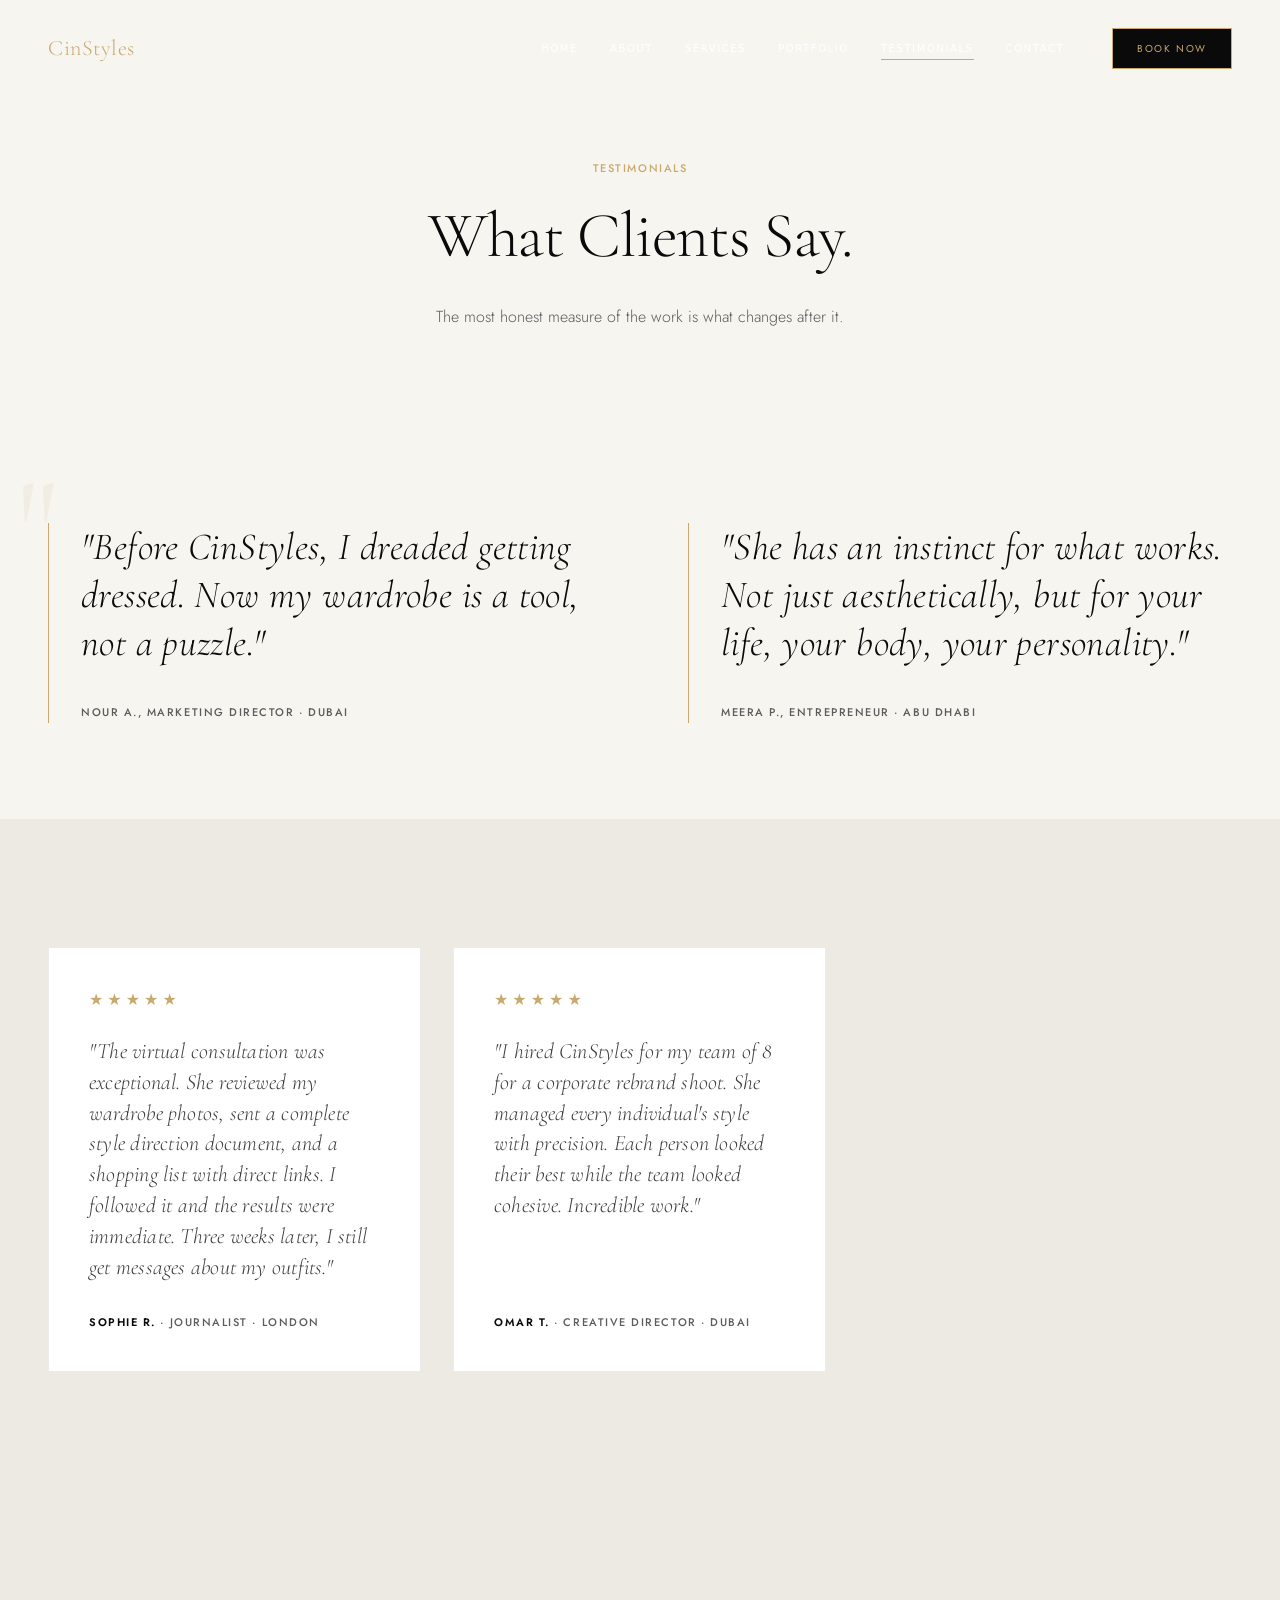
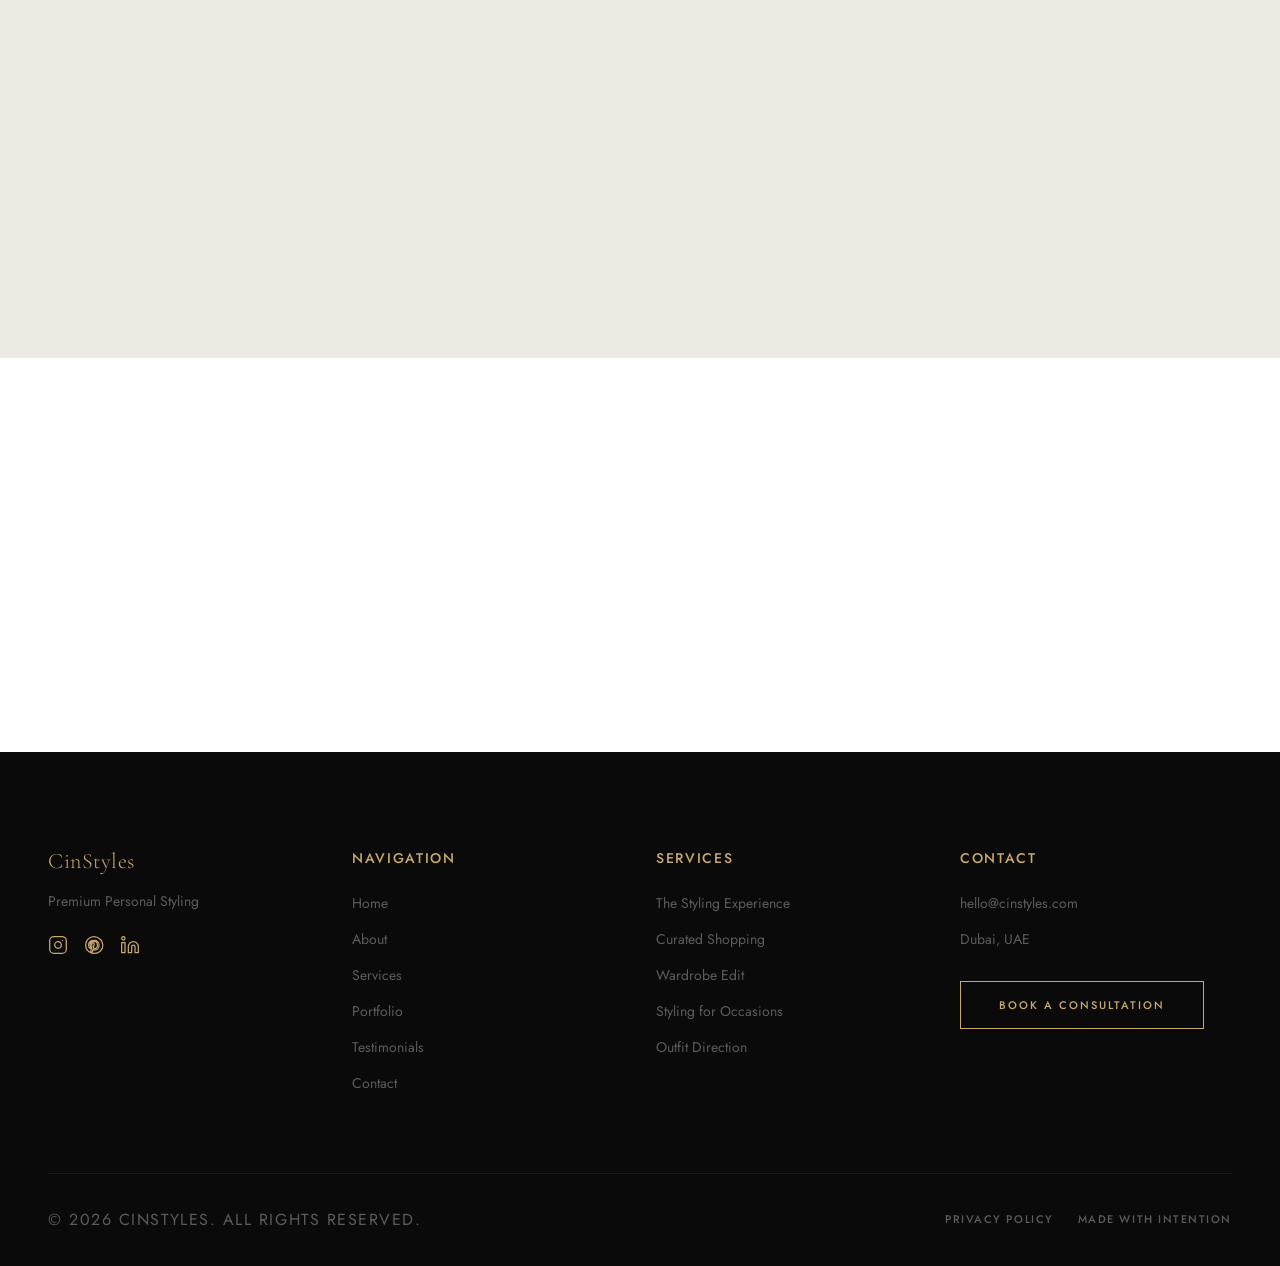
<file: testimonials.html>
<!DOCTYPE html><html lang="en">
<!-- Mirrored from cinstyles.vercel.app/testimonials by HTTrack Website Copier/3.x [XR&CO'2014], Mon, 31 Aug 2026 15:17:03 GMT -->
<!-- Added by HTTrack --><meta http-equiv="content-type" content="text/html;charset=utf-8" /><!-- /Added by HTTrack -->
<head><meta charSet="utf-8"/><meta name="viewport" content="width=device-width, initial-scale=1"/><link rel="stylesheet" href="_next/static/chunks/0_i78mvit_rq_.css" data-precedence="next"/><link rel="preload" as="script" fetchPriority="low" href="_next/static/chunks/115dplafwys-z.js"/><script src="_next/static/chunks/0pqt_8bl3ukh4.js" async=""></script><script src="_next/static/chunks/16rx_2u698dam.js" async=""></script><script src="_next/static/chunks/0257pdz1-imal.js" async=""></script><script src="_next/static/chunks/turbopack-15r14ycuqi8st.js" async=""></script><script src="_next/static/chunks/0n4mc3q0q8t0a.js" async=""></script><script src="_next/static/chunks/035_uo2z0l6ch.js" async=""></script><script src="_next/static/chunks/0d3shmwh5_nmn.js" async=""></script><script src="_next/static/chunks/15hqw9lzjk5n1.js" async=""></script><link rel="preload" href="https://fonts.googleapis.com/css2?family=Cormorant+Garamond:ital,wght@0,300;0,400;0,500;1,300;1,400&amp;family=Jost:wght@300;400;500&amp;display=swap" as="style"/><link rel="preconnect" href="https://fonts.googleapis.com/"/><link rel="preconnect" href="https://fonts.gstatic.com/" crossorigin="anonymous"/><title>CinStyles | Premium Personal Fashion Stylist</title><meta name="description" content="CinStyles is a luxury personal fashion styling service that transforms your wardrobe and elevates your personal presence. Book a consultation today."/><link rel="icon" href="faviconbcf9.ico?favicon.0x3dzn~oxb6tn.ico" sizes="256x256" type="image/x-icon"/><link href="https://fonts.googleapis.com/css2?family=Cormorant+Garamond:ital,wght@0,300;0,400;0,500;1,300;1,400&amp;family=Jost:wght@300;400;500&amp;display=swap" rel="stylesheet"/><script src="_next/static/chunks/03_yq9q893hmn.js" noModule=""></script></head><body class="antialiased min-h-screen flex flex-col"><div hidden=""><!--$--><!--/$--></div><header class="fixed top-0 left-0 w-full z-50 transition-all duration-300 bg-[var(--color-ivory)]/90 backdrop-blur-sm"><div class="max-w-[1400px] mx-auto px-6 lg:px-12 h-24 flex items-center justify-between"><a class="text-[var(--color-ink)] font-cormorant font-light text-[22px] tracking-wide relative z-[60] transition-colors duration-300" href="index.html">CinStyles</a><nav class="hidden md:flex items-center space-x-8"><a class="text-[10px] uppercase tracking-[0.16em] font-medium transition-colors duration-300 relative group text-[var(--color-ink)] hover:text-[var(--color-gold)]" href="index.html">Home<span class="absolute left-0 bottom-[-4px] h-[1px] bg-[var(--color-gold)] transition-all duration-300 w-0 group-hover:w-full"></span></a><a class="text-[10px] uppercase tracking-[0.16em] font-medium transition-colors duration-300 relative group text-[var(--color-ink)] hover:text-[var(--color-gold)]" href="about.html">About<span class="absolute left-0 bottom-[-4px] h-[1px] bg-[var(--color-gold)] transition-all duration-300 w-0 group-hover:w-full"></span></a><a class="text-[10px] uppercase tracking-[0.16em] font-medium transition-colors duration-300 relative group text-[var(--color-ink)] hover:text-[var(--color-gold)]" href="services.html">Services<span class="absolute left-0 bottom-[-4px] h-[1px] bg-[var(--color-gold)] transition-all duration-300 w-0 group-hover:w-full"></span></a><a class="text-[10px] uppercase tracking-[0.16em] font-medium transition-colors duration-300 relative group text-[var(--color-ink)] hover:text-[var(--color-gold)]" href="portfolio.html">Portfolio<span class="absolute left-0 bottom-[-4px] h-[1px] bg-[var(--color-gold)] transition-all duration-300 w-0 group-hover:w-full"></span></a><a class="text-[10px] uppercase tracking-[0.16em] font-medium transition-colors duration-300 relative group text-[var(--color-gold)]" href="testimonials.html">Testimonials<span class="absolute left-0 bottom-[-4px] h-[1px] bg-[var(--color-gold)] transition-all duration-300 w-full"></span></a><a class="text-[10px] uppercase tracking-[0.16em] font-medium transition-colors duration-300 relative group text-[var(--color-ink)] hover:text-[var(--color-gold)]" href="contact.html">Contact<span class="absolute left-0 bottom-[-4px] h-[1px] bg-[var(--color-gold)] transition-all duration-300 w-0 group-hover:w-full"></span></a><a class="ml-4" href="contact.html"><button class="px-6 py-3 font-jost text-[10px] uppercase tracking-[0.16em] transition-colors duration-300 border bg-transparent text-[var(--color-ink)] border-[var(--color-ink)] hover:bg-[var(--color-ink)] hover:text-[var(--color-ivory)]">Book Now</button></a></nav><button class="md:hidden text-[var(--color-ink)] relative z-[60] p-2 transition-colors duration-300" aria-label="Toggle Menu"><div class="w-6 h-[1px] bg-current mb-1.5 transition-transform origin-center" style="transform:none"></div><div class="w-6 h-[1px] bg-current transition-opacity" style="opacity:1"></div><div class="w-6 h-[1px] bg-current mt-1.5 transition-transform origin-center" style="transform:none"></div></button></div></header><main class="flex-grow"><div class="flex flex-col w-full bg-[var(--color-ivory)]"><section data-nav-theme="light" class="w-full pt-40 pb-24 px-6 text-center"><span class="eyebrow block mb-6 text-[var(--color-gold)]" style="opacity:0;transform:translateY(20px)">Testimonials</span><h1 class="mb-8 text-[var(--color-ink)]" style="opacity:0;transform:translateY(20px)">What Clients Say.</h1><p class="max-w-xl mx-auto text-[#5C5C5C] font-light" style="opacity:0;transform:translateY(20px)">The most honest measure of the work is what changes after it.</p></section><section data-nav-theme="light" class="py-24 px-6 lg:px-12 bg-[var(--color-ivory)]"><div class="max-w-[1400px] mx-auto grid grid-cols-1 md:grid-cols-2 lg:grid-cols-2 gap-16 lg:gap-24"><div class="pl-8 border-l-[1px] border-[var(--color-gold)] relative" style="opacity:0;transform:translateY(40px)"><div class="absolute -top-16 -left-8 font-cormorant text-[140px] text-[var(--color-gold)] opacity-10 leading-none pointer-events-none select-none">&quot;</div><blockquote class="text-[clamp(28px,3vw,40px)] font-cormorant italic text-[var(--color-ink)] mb-8 leading-tight relative z-10">&quot;Before CinStyles, I dreaded getting dressed. Now my wardrobe is a tool, not a puzzle.&quot;</blockquote><span class="caption text-[#5C5C5C]">Nour A., Marketing Director · Dubai</span></div><div class="pl-8 border-l-[1px] border-[var(--color-gold)]" style="opacity:0;transform:translateY(40px)"><blockquote class="text-[clamp(28px,3vw,40px)] font-cormorant italic text-[var(--color-ink)] mb-8 leading-tight">&quot;She has an instinct for what works. Not just aesthetically, but for your life, your body, your personality.&quot;</blockquote><span class="caption text-[#5C5C5C]">Meera P., Entrepreneur · Abu Dhabi</span></div></div></section><section data-nav-theme="light" class="py-32 px-6 lg:px-12 bg-[var(--color-ivory-deep)]"><div class="max-w-[1400px] mx-auto grid grid-cols-1 md:grid-cols-2 lg:grid-cols-3 gap-8"><div class="bg-[var(--color-white)] border-[0.5px] border-[var(--color-ash)] p-10 flex flex-col h-full" style="opacity:0;transform:scale(0.97)"><div class="flex space-x-1 mb-6 text-[var(--color-gold)]"><span>★</span><span>★</span><span>★</span><span>★</span><span>★</span></div><blockquote class="text-[clamp(18px,2vw,22px)] mb-8 flex-grow text-[#3D3D3D]">&quot;<!-- -->The virtual consultation was exceptional. She reviewed my wardrobe photos, sent a complete style direction document, and a shopping list with direct links. I followed it and the results were immediate. Three weeks later, I still get messages about my outfits.<!-- -->&quot;</blockquote><div class="caption"><span class="font-semibold text-[var(--color-ink)]">Sophie R.</span> <span class="text-[#5C5C5C]">· <!-- -->Journalist<!-- --> · <!-- -->London</span></div></div><div class="bg-[var(--color-white)] border-[0.5px] border-[var(--color-ash)] p-10 flex flex-col h-full" style="opacity:0;transform:scale(0.97)"><div class="flex space-x-1 mb-6 text-[var(--color-gold)]"><span>★</span><span>★</span><span>★</span><span>★</span><span>★</span></div><blockquote class="text-[clamp(18px,2vw,22px)] mb-8 flex-grow text-[#3D3D3D]">&quot;<!-- -->I hired CinStyles for my team of 8 for a corporate rebrand shoot. She managed every individual&#x27;s style with precision. Each person looked their best while the team looked cohesive. Incredible work.<!-- -->&quot;</blockquote><div class="caption"><span class="font-semibold text-[var(--color-ink)]">Omar T.</span> <span class="text-[#5C5C5C]">· <!-- -->Creative Director<!-- --> · <!-- -->Dubai</span></div></div><div class="bg-[var(--color-white)] border-[0.5px] border-[var(--color-ash)] p-10 flex flex-col h-full" style="opacity:0;transform:scale(0.97)"><div class="flex space-x-1 mb-6 text-[var(--color-gold)]"><span>★</span><span>★</span><span>★</span><span>★</span><span>★</span></div><blockquote class="text-[clamp(18px,2vw,22px)] mb-8 flex-grow text-[#3D3D3D]">&quot;<!-- -->My confidence has genuinely shifted since working with CinStyles. I didn&#x27;t realise how much my wardrobe was holding me back until it wasn&#x27;t anymore.<!-- -->&quot;</blockquote><div class="caption"><span class="font-semibold text-[var(--color-ink)]">Priya N.</span> <span class="text-[#5C5C5C]">· <!-- -->Doctor<!-- --> · <!-- -->Mumbai</span></div></div><div class="bg-[var(--color-white)] border-[0.5px] border-[var(--color-ash)] p-10 flex flex-col h-full" style="opacity:0;transform:scale(0.97)"><div class="flex space-x-1 mb-6 text-[var(--color-gold)]"><span>★</span><span>★</span><span>★</span><span>★</span><span>★</span></div><blockquote class="text-[clamp(18px,2vw,22px)] mb-8 flex-grow text-[#3D3D3D]">&quot;<!-- -->The wardrobe audit was brutal in the best way. We got rid of 60% of my clothes and I feel like I have more to wear. Everything she suggested kept was intentional. The gap shopping list she gave me was precise: I bought 6 pieces and they go with everything.<!-- -->&quot;</blockquote><div class="caption"><span class="font-semibold text-[var(--color-ink)]">David L.</span> <span class="text-[#5C5C5C]">· <!-- -->Tech Executive<!-- --> · <!-- -->Dubai</span></div></div><div class="bg-[var(--color-white)] border-[0.5px] border-[var(--color-ash)] p-10 flex flex-col h-full" style="opacity:0;transform:scale(0.97)"><div class="flex space-x-1 mb-6 text-[var(--color-gold)]"><span>★</span><span>★</span><span>★</span><span>★</span><span>★</span></div><blockquote class="text-[clamp(18px,2vw,22px)] mb-8 flex-grow text-[#3D3D3D]">&quot;<!-- -->I was styling for a major product launch presentation and was completely out of my depth. She sourced the perfect look: powerful, authentic, polished. I walked on stage feeling like I owned the room.<!-- -->&quot;</blockquote><div class="caption"><span class="font-semibold text-[var(--color-ink)]">Aisha M.</span> <span class="text-[#5C5C5C]">· <!-- -->Founder &amp; CEO<!-- --> · <!-- -->Riyadh</span></div></div></div></section><section data-nav-theme="light" class="py-32 px-6 bg-[var(--color-white)] text-center border-t border-[var(--color-ash)]"><div style="opacity:0;transform:translateY(30px)"><h2 class="mb-10 text-[var(--color-ink)]">Ready to Write Your Own Story?</h2><a href="contact.html"><button class="btn-primary ">Book a Consultation</button></a></div></section></div><!--$--><!--/$--></main><footer class="bg-[var(--color-ink)] text-white pt-24 pb-8"><div class="max-w-[1400px] mx-auto px-6 lg:px-12"><div class="grid grid-cols-1 md:grid-cols-2 lg:grid-cols-4 gap-12 lg:gap-8 mb-20"><div><h2 class="text-[var(--color-gold)] font-cormorant font-light text-[22px] tracking-wide mb-4 normal-case">CinStyles</h2><p class="text-[var(--color-graphite)] font-jost text-sm mb-6">Premium Personal Styling</p><div class="flex space-x-4"><a href="#" class="text-[var(--color-gold)] hover:text-white transition-colors" aria-label="Instagram"><svg width="20" height="20" viewBox="0 0 24 24" fill="none" stroke="currentColor" stroke-width="1.5" stroke-linecap="round" stroke-linejoin="round"><rect x="2" y="2" width="20" height="20" rx="5" ry="5"></rect><path d="M16 11.37A4 4 0 1 1 12.63 8 4 4 0 0 1 16 11.37z"></path><line x1="17.5" y1="6.5" x2="17.51" y2="6.5"></line></svg></a><a href="#" class="text-[var(--color-gold)] hover:text-white transition-colors" aria-label="Pinterest"><svg width="20" height="20" viewBox="0 0 24 24" fill="none" stroke="currentColor" stroke-width="1.5" stroke-linecap="round" stroke-linejoin="round"><path d="M12 2C6.5 2 2 6.5 2 12c0 4.2 2.6 7.8 6.3 9.3-.1-.8-.1-2.1.0-2.9.2-1 1.2-4.9 1.2-4.9s-.3-.6-.3-1.5c0-1.4.8-2.5 1.8-2.5.9 0 1.3.7 1.3 1.5 0 .9-.6 2.3-.9 3.5-.3 1 .5 1.8 1.5 1.8 1.8 0 3.2-1.9 3.2-4.6 0-2.4-1.7-4.1-4.2-4.1-2.9 0-4.6 2.2-4.6 4.4 0 .9.3 1.8.8 2.4.1.1.1.2.1.3-.1.4-.3 1.1-.3 1.3 0 .1-.1.2-.3.1-1.2-.6-2-2.4-2-3.8 0-3.1 2.2-5.9 6.5-5.9 3.4 0 6 2.4 6 5.5 0 3.4-2.1 6.1-5 6.1-1 0-1.9-.5-2.2-1.1l-.6 2.3c-.2.8-.8 1.9-1.2 2.5 1.1.3 2.2.5 3.5.5 5.5 0 10-4.5 10-10S17.5 2 12 2z"></path></svg></a><a href="#" class="text-[var(--color-gold)] hover:text-white transition-colors" aria-label="LinkedIn"><svg width="20" height="20" viewBox="0 0 24 24" fill="none" stroke="currentColor" stroke-width="1.5" stroke-linecap="round" stroke-linejoin="round"><path d="M16 8a6 6 0 0 1 6 6v7h-4v-7a2 2 0 0 0-2-2 2 2 0 0 0-2 2v7h-4v-7a6 6 0 0 1 6-6z"></path><rect x="2" y="9" width="4" height="12"></rect><circle cx="4" cy="4" r="2"></circle></svg></a></div></div><div><h4 class="text-[var(--color-gold)] mb-6">Navigation</h4><ul class="space-y-4 font-jost text-sm text-[var(--color-graphite)]"><li><a class="hover:text-white transition-colors" href="index.html">Home</a></li><li><a class="hover:text-white transition-colors" href="about.html">About</a></li><li><a class="hover:text-white transition-colors" href="services.html">Services</a></li><li><a class="hover:text-white transition-colors" href="portfolio.html">Portfolio</a></li><li><a class="hover:text-white transition-colors" href="testimonials.html">Testimonials</a></li><li><a class="hover:text-white transition-colors" href="contact.html">Contact</a></li></ul></div><div><h4 class="text-[var(--color-gold)] mb-6">Services</h4><ul class="space-y-4 font-jost text-sm text-[var(--color-graphite)]"><li><a class="hover:text-white transition-colors" href="services.html">The Styling Experience</a></li><li><a class="hover:text-white transition-colors" href="services.html">Curated Shopping</a></li><li><a class="hover:text-white transition-colors" href="services.html">Wardrobe Edit</a></li><li><a class="hover:text-white transition-colors" href="services.html">Styling for Occasions</a></li><li><a class="hover:text-white transition-colors" href="services.html">Outfit Direction</a></li></ul></div><div><h4 class="text-[var(--color-gold)] mb-6">Contact</h4><ul class="space-y-4 font-jost text-sm text-[var(--color-graphite)] mb-8"><li><a href="mailto:hello@cinstyles.com" class="hover:text-white transition-colors">hello@cinstyles.com</a></li><li>Dubai, UAE</li></ul><a class="btn-ghost" href="contact.html">Book a Consultation</a></div></div><div class="pt-8 border-t border-[var(--color-ink-warm)] flex flex-col md:flex-row justify-between items-center text-[var(--color-graphite)] caption"><p>© <!-- -->2026<!-- --> CinStyles. All rights reserved.</p><div class="flex space-x-6 mt-4 md:mt-0"><a class="hover:text-[var(--color-gold)] transition-colors" href="#">Privacy Policy</a><span>Made with intention</span></div></div></div></footer><script src="_next/static/chunks/115dplafwys-z.js" id="_R_" async=""></script><script>(self.__next_f=self.__next_f||[]).push([0])</script><script>self.__next_f.push([1,"1:\"$Sreact.fragment\"\n2:I[45678,[\"/_next/static/chunks/0n4mc3q0q8t0a.js\",\"/_next/static/chunks/035_uo2z0l6ch.js\",\"/_next/static/chunks/0d3shmwh5_nmn.js\"],\"default\"]\n3:I[39756,[\"/_next/static/chunks/0n4mc3q0q8t0a.js\",\"/_next/static/chunks/035_uo2z0l6ch.js\",\"/_next/static/chunks/0d3shmwh5_nmn.js\"],\"default\"]\n4:I[37457,[\"/_next/static/chunks/0n4mc3q0q8t0a.js\",\"/_next/static/chunks/035_uo2z0l6ch.js\",\"/_next/static/chunks/0d3shmwh5_nmn.js\"],\"default\"]\ne:I[68027,[\"/_next/static/chunks/0n4mc3q0q8t0a.js\",\"/_next/static/chunks/035_uo2z0l6ch.js\",\"/_next/static/chunks/0d3shmwh5_nmn.js\"],\"default\",1]\n:HL[\"/_next/static/chunks/0_i78mvit_rq~.css\",\"style\"]\n:HL[\"https://fonts.googleapis.com/css2?family=Cormorant+Garamond:ital,wght@0,300;0,400;0,500;1,300;1,400\u0026family=Jost:wght@300;400;500\u0026display=swap\",\"style\"]\n"])</script><script>self.__next_f.push([1,"0:{\"P\":null,\"c\":[\"\",\"testimonials\"],\"q\":\"\",\"i\":false,\"f\":[[[\"\",{\"children\":[\"testimonials\",{\"children\":[\"__PAGE__\",{}]}]},\"$undefined\",\"$undefined\",16],[[\"$\",\"$1\",\"c\",{\"children\":[[[\"$\",\"link\",\"0\",{\"rel\":\"stylesheet\",\"href\":\"/_next/static/chunks/0_i78mvit_rq~.css\",\"precedence\":\"next\",\"crossOrigin\":\"$undefined\",\"nonce\":\"$undefined\"}],[\"$\",\"script\",\"script-0\",{\"src\":\"/_next/static/chunks/0n4mc3q0q8t0a.js\",\"async\":true,\"nonce\":\"$undefined\"}],[\"$\",\"script\",\"script-1\",{\"src\":\"/_next/static/chunks/035_uo2z0l6ch.js\",\"async\":true,\"nonce\":\"$undefined\"}],[\"$\",\"script\",\"script-2\",{\"src\":\"/_next/static/chunks/0d3shmwh5_nmn.js\",\"async\":true,\"nonce\":\"$undefined\"}]],[\"$\",\"html\",null,{\"lang\":\"en\",\"children\":[[\"$\",\"head\",null,{\"children\":[[\"$\",\"link\",null,{\"rel\":\"preconnect\",\"href\":\"https://fonts.googleapis.com\"}],[\"$\",\"link\",null,{\"rel\":\"preconnect\",\"href\":\"https://fonts.gstatic.com/\",\"crossOrigin\":\"anonymous\"}],[\"$\",\"link\",null,{\"href\":\"https://fonts.googleapis.com/css2?family=Cormorant+Garamond:ital,wght@0,300;0,400;0,500;1,300;1,400\u0026family=Jost:wght@300;400;500\u0026display=swap\",\"rel\":\"stylesheet\"}]]}],[\"$\",\"body\",null,{\"className\":\"antialiased min-h-screen flex flex-col\",\"children\":[[\"$\",\"$L2\",null,{}],[\"$\",\"main\",null,{\"className\":\"flex-grow\",\"children\":[\"$\",\"$L3\",null,{\"parallelRouterKey\":\"children\",\"error\":\"$undefined\",\"errorStyles\":\"$undefined\",\"errorScripts\":\"$undefined\",\"template\":[\"$\",\"$L4\",null,{}],\"templateStyles\":\"$undefined\",\"templateScripts\":\"$undefined\",\"notFound\":[[[\"$\",\"title\",null,{\"children\":\"404: This page could not be found.\"}],[\"$\",\"div\",null,{\"style\":{\"fontFamily\":\"system-ui,\\\"Segoe UI\\\",Roboto,Helvetica,Arial,sans-serif,\\\"Apple Color Emoji\\\",\\\"Segoe UI Emoji\\\"\",\"height\":\"100vh\",\"textAlign\":\"center\",\"display\":\"flex\",\"flexDirection\":\"column\",\"alignItems\":\"center\",\"justifyContent\":\"center\"},\"children\":[\"$\",\"div\",null,{\"children\":[[\"$\",\"style\",null,{\"dangerouslySetInnerHTML\":{\"__html\":\"body{color:#000;background:#fff;margin:0}.next-error-h1{border-right:1px solid rgba(0,0,0,.3)}@media (prefers-color-scheme:dark){body{color:#fff;background:#000}.next-error-h1{border-right:1px solid rgba(255,255,255,.3)}}\"}}],[\"$\",\"h1\",null,{\"className\":\"next-error-h1\",\"style\":{\"display\":\"inline-block\",\"margin\":\"0 20px 0 0\",\"padding\":\"0 23px 0 0\",\"fontSize\":24,\"fontWeight\":500,\"verticalAlign\":\"top\",\"lineHeight\":\"49px\"},\"children\":404}],[\"$\",\"div\",null,{\"style\":{\"display\":\"inline-block\"},\"children\":[\"$\",\"h2\",null,{\"style\":{\"fontSize\":14,\"fontWeight\":400,\"lineHeight\":\"49px\",\"margin\":0},\"children\":\"This page could not be found.\"}]}]]}]}]],[]],\"forbidden\":\"$undefined\",\"unauthorized\":\"$undefined\"}]}],[\"$\",\"footer\",null,{\"className\":\"bg-[var(--color-ink)] text-white pt-24 pb-8\",\"children\":[\"$\",\"div\",null,{\"className\":\"max-w-[1400px] mx-auto px-6 lg:px-12\",\"children\":[[\"$\",\"div\",null,{\"className\":\"grid grid-cols-1 md:grid-cols-2 lg:grid-cols-4 gap-12 lg:gap-8 mb-20\",\"children\":[[\"$\",\"div\",null,{\"children\":[[\"$\",\"h2\",null,{\"className\":\"text-[var(--color-gold)] font-cormorant font-light text-[22px] tracking-wide mb-4 normal-case\",\"children\":\"CinStyles\"}],[\"$\",\"p\",null,{\"className\":\"text-[var(--color-graphite)] font-jost text-sm mb-6\",\"children\":\"Premium Personal Styling\"}],[\"$\",\"div\",null,{\"className\":\"flex space-x-4\",\"children\":[[\"$\",\"a\",null,{\"href\":\"#\",\"className\":\"text-[var(--color-gold)] hover:text-white transition-colors\",\"aria-label\":\"Instagram\",\"children\":[\"$\",\"svg\",null,{\"width\":\"20\",\"height\":\"20\",\"viewBox\":\"0 0 24 24\",\"fill\":\"none\",\"stroke\":\"currentColor\",\"strokeWidth\":\"1.5\",\"strokeLinecap\":\"round\",\"strokeLinejoin\":\"round\",\"children\":[[\"$\",\"rect\",null,{\"x\":\"2\",\"y\":\"2\",\"width\":\"20\",\"height\":\"20\",\"rx\":\"5\",\"ry\":\"5\"}],[\"$\",\"path\",null,{\"d\":\"M16 11.37A4 4 0 1 1 12.63 8 4 4 0 0 1 16 11.37z\"}],[\"$\",\"line\",null,{\"x1\":\"17.5\",\"y1\":\"6.5\",\"x2\":\"17.51\",\"y2\":\"6.5\"}]]}]}],[\"$\",\"a\",null,{\"href\":\"#\",\"className\":\"text-[var(--color-gold)] hover:text-white transition-colors\",\"aria-label\":\"Pinterest\",\"children\":[\"$\",\"svg\",null,{\"width\":\"20\",\"height\":\"20\",\"viewBox\":\"0 0 24 24\",\"fill\":\"none\",\"stroke\":\"currentColor\",\"strokeWidth\":\"1.5\",\"strokeLinecap\":\"round\",\"strokeLinejoin\":\"round\",\"children\":[\"$\",\"path\",null,{\"d\":\"M12 2C6.5 2 2 6.5 2 12c0 4.2 2.6 7.8 6.3 9.3-.1-.8-.1-2.1.0-2.9.2-1 1.2-4.9 1.2-4.9s-.3-.6-.3-1.5c0-1.4.8-2.5 1.8-2.5.9 0 1.3.7 1.3 1.5 0 .9-.6 2.3-.9 3.5-.3 1 .5 1.8 1.5 1.8 1.8 0 3.2-1.9 3.2-4.6 0-2.4-1.7-4.1-4.2-4.1-2.9 0-4.6 2.2-4.6 4.4 0 .9.3 1.8.8 2.4.1.1.1.2.1.3-.1.4-.3 1.1-.3 1.3 0 .1-.1.2-.3.1-1.2-.6-2-2.4-2-3.8 0-3.1 2.2-5.9 6.5-5.9 3.4 0 6 2.4 6 5.5 0 3.4-2.1 6.1-5 6.1-1 0-1.9-.5-2.2-1.1l-.6 2.3c-.2.8-.8 1.9-1.2 2.5 1.1.3 2.2.5 3.5.5 5.5 0 10-4.5 10-10S17.5 2 12 2z\"}]}]}],\"$L5\"]}]]}],\"$L6\",\"$L7\",\"$L8\"]}],\"$L9\"]}]}]]}]]}]]}],{\"children\":[\"$La\",{\"children\":[\"$Lb\",{},null,false,null]},null,false,\"$@c\"]},null,false,null],\"$Ld\",false]],\"m\":\"$undefined\",\"G\":[\"$e\",[\"$Lf\"]],\"S\":true,\"h\":null,\"s\":\"$undefined\",\"l\":\"$undefined\",\"p\":\"$undefined\",\"d\":\"$undefined\",\"b\":\"Ztx0J5TNE165A_HdoPvQA\"}\n"])</script><script>self.__next_f.push([1,"10:I[22016,[\"/_next/static/chunks/0n4mc3q0q8t0a.js\",\"/_next/static/chunks/035_uo2z0l6ch.js\",\"/_next/static/chunks/0d3shmwh5_nmn.js\"],\"\"]\n11:I[47257,[\"/_next/static/chunks/0n4mc3q0q8t0a.js\",\"/_next/static/chunks/035_uo2z0l6ch.js\",\"/_next/static/chunks/0d3shmwh5_nmn.js\"],\"ClientPageRoot\"]\n12:I[56505,[\"/_next/static/chunks/0n4mc3q0q8t0a.js\",\"/_next/static/chunks/035_uo2z0l6ch.js\",\"/_next/static/chunks/0d3shmwh5_nmn.js\",\"/_next/static/chunks/15hqw9lzjk5n1.js\"],\"default\"]\n15:I[97367,[\"/_next/static/chunks/0n4mc3q0q8t0a.js\",\"/_next/static/chunks/035_uo2z0l6ch.js\",\"/_next/static/chunks/0d3shmwh5_nmn.js\"],\"OutletBoundary\"]\n16:\"$Sreact.suspense\"\n19:I[97367,[\"/_next/static/chunks/0n4mc3q0q8t0a.js\",\"/_next/static/chunks/035_uo2z0l6ch.js\",\"/_next/static/chunks/0d3shmwh5_nmn.js\"],\"ViewportBoundary\"]\n1b:I[97367,[\"/_next/static/chunks/0n4mc3q0q8t0a.js\",\"/_next/static/chunks/035_uo2z0l6ch.js\",\"/_next/static/chunks/0d3shmwh5_nmn.js\"],\"MetadataBoundary\"]\n5:[\"$\",\"a\",null,{\"href\":\"#\",\"className\":\"text-[var(--color-gold)] hover:text-white transition-colors\",\"aria-label\":\"LinkedIn\",\"children\":[\"$\",\"svg\",null,{\"width\":\"20\",\"height\":\"20\",\"viewBox\":\"0 0 24 24\",\"fill\":\"none\",\"stroke\":\"currentColor\",\"strokeWidth\":\"1.5\",\"strokeLinecap\":\"round\",\"strokeLinejoin\":\"round\",\"children\":[[\"$\",\"path\",null,{\"d\":\"M16 8a6 6 0 0 1 6 6v7h-4v-7a2 2 0 0 0-2-2 2 2 0 0 0-2 2v7h-4v-7a6 6 0 0 1 6-6z\"}],[\"$\",\"rect\",null,{\"x\":\"2\",\"y\":\"9\",\"width\":\"4\",\"height\":\"12\"}],[\"$\",\"circle\",null,{\"cx\":\"4\",\"cy\":\"4\",\"r\":\"2\"}]]}]}]\n6:[\"$\",\"div\",null,{\"children\":[[\"$\",\"h4\",null,{\"className\":\"text-[var(--color-gold)] mb-6\",\"children\":\"Navigation\"}],[\"$\",\"ul\",null,{\"className\":\"space-y-4 font-jost text-sm text-[var(--color-graphite)]\",\"children\":[[\"$\",\"li\",null,{\"children\":[\"$\",\"$L10\",null,{\"href\":\"/\",\"className\":\"hover:text-white transition-colors\",\"children\":\"Home\"}]}],[\"$\",\"li\",null,{\"children\":[\"$\",\"$L10\",null,{\"href\":\"/about\",\"className\":\"hover:text-white transition-colors\",\"children\":\"About\"}]}],[\"$\",\"li\",null,{\"children\":[\"$\",\"$L10\",null,{\"href\":\"/services\",\"className\":\"hover:text-white transition-colors\",\"children\":\"Services\"}]}],[\"$\",\"li\",null,{\"children\":[\"$\",\"$L10\",null,{\"href\":\"/portfolio\",\"className\":\"hover:text-white transition-colors\",\"children\":\"Portfolio\"}]}],[\"$\",\"li\",null,{\"children\":[\"$\",\"$L10\",null,{\"href\":\"/testimonials\",\"className\":\"hover:text-white transition-colors\",\"children\":\"Testimonials\"}]}],[\"$\",\"li\",null,{\"children\":[\"$\",\"$L10\",null,{\"href\":\"/contact\",\"className\":\"hover:text-white transition-colors\",\"children\":\"Contact\"}]}]]}]]}]\n7:[\"$\",\"div\",null,{\"children\":[[\"$\",\"h4\",null,{\"className\":\"text-[var(--color-gold)] mb-6\",\"children\":\"Services\"}],[\"$\",\"ul\",null,{\"className\":\"space-y-4 font-jost text-sm text-[var(--color-graphite)]\",\"children\":[[\"$\",\"li\",null,{\"children\":[\"$\",\"$L10\",null,{\"href\":\"/services\",\"className\":\"hover:text-white transition-colors\",\"children\":\"The Styling Experience\"}]}],[\"$\",\"li\",null,{\"children\":[\"$\",\"$L10\",null,{\"href\":\"/services\",\"className\":\"hover:text-white transition-colors\",\"children\":\"Curated Shopping\"}]}],[\"$\",\"li\",null,{\"children\":[\"$\",\"$L10\",null,{\"href\":\"/services\",\"className\":\"hover:text-white transition-colors\",\"children\":\"Wardrobe Edit\"}]}],[\"$\",\"li\",null,{\"children\":[\"$\",\"$L10\",null,{\"href\":\"/services\",\"className\":\"hover:text-white transition-colors\",\"children\":\"Styling for Occasions\"}]}],[\"$\",\"li\",null,{\"children\":[\"$\",\"$L10\",null,{\"href\":\"/services\",\"className\":\"hover:text-white transition-colors\",\"children\":\"Outfit Direction\"}]}]]}]]}]\n8:[\"$\",\"div\",null,{\"children\":[[\"$\",\"h4\",null,{\"className\":\"text-[var(--color-gold)] mb-6\",\"children\":\"Contact\"}],[\"$\",\"ul\",null,{\"className\":\"space-y-4 font-jost text-sm text-[var(--color-graphite)] mb-8\",\"children\":[[\"$\",\"li\",null,{\"children\":[\"$\",\"a\",null,{\"href\":\"mailto:hello@cinstyles.com\",\"className\":\"hover:text-white transition-colors\",\"children\":\"hello@cinstyles.com\"}]}],[\"$\",\"li\",null,{\"children\":\"Dubai, UAE\"}]]}],[\"$\",\"$L10\",null,{\"href\":\"/contact\",\"className\":\"btn-ghost\",\"children\":\"Book a Consultation\"}]]}]\n9:[\"$\",\"div\",null,{\"className\":\"pt-8 border-t border-[var(--color-ink"])</script><script>self.__next_f.push([1,"-warm)] flex flex-col md:flex-row justify-between items-center text-[var(--color-graphite)] caption\",\"children\":[[\"$\",\"p\",null,{\"children\":[\"© \",2026,\" CinStyles. All rights reserved.\"]}],[\"$\",\"div\",null,{\"className\":\"flex space-x-6 mt-4 md:mt-0\",\"children\":[[\"$\",\"$L10\",null,{\"href\":\"#\",\"className\":\"hover:text-[var(--color-gold)] transition-colors\",\"children\":\"Privacy Policy\"}],[\"$\",\"span\",null,{\"children\":\"Made with intention\"}]]}]]}]\na:[\"$\",\"$1\",\"c\",{\"children\":[null,[\"$\",\"$L3\",null,{\"parallelRouterKey\":\"children\",\"error\":\"$undefined\",\"errorStyles\":\"$undefined\",\"errorScripts\":\"$undefined\",\"template\":[\"$\",\"$L4\",null,{}],\"templateStyles\":\"$undefined\",\"templateScripts\":\"$undefined\",\"notFound\":\"$undefined\",\"forbidden\":\"$undefined\",\"unauthorized\":\"$undefined\"}]]}]\nb:[\"$\",\"$1\",\"c\",{\"children\":[[\"$\",\"$L11\",null,{\"Component\":\"$12\",\"serverProvidedParams\":{\"searchParams\":{},\"params\":{},\"promises\":[\"$@13\",\"$@14\"]}}],[[\"$\",\"script\",\"script-0\",{\"src\":\"/_next/static/chunks/15hqw9lzjk5n1.js\",\"async\":true,\"nonce\":\"$undefined\"}]],[\"$\",\"$L15\",null,{\"children\":[\"$\",\"$16\",null,{\"name\":\"Next.MetadataOutlet\",\"children\":\"$@17\"}]}]]}]\n18:[]\nc:\"$W18\"\nd:[\"$\",\"$1\",\"h\",{\"children\":[null,[\"$\",\"$L19\",null,{\"children\":\"$L1a\"}],[\"$\",\"div\",null,{\"hidden\":true,\"children\":[\"$\",\"$L1b\",null,{\"children\":[\"$\",\"$16\",null,{\"name\":\"Next.Metadata\",\"children\":\"$L1c\"}]}]}],null]}]\nf:[\"$\",\"link\",\"0\",{\"rel\":\"stylesheet\",\"href\":\"/_next/static/chunks/0_i78mvit_rq~.css\",\"precedence\":\"next\",\"crossOrigin\":\"$undefined\",\"nonce\":\"$undefined\"}]\n"])</script><script>self.__next_f.push([1,"13:{}\n14:\"$b:props:children:0:props:serverProvidedParams:params\"\n"])</script><script>self.__next_f.push([1,"1a:[[\"$\",\"meta\",\"0\",{\"charSet\":\"utf-8\"}],[\"$\",\"meta\",\"1\",{\"name\":\"viewport\",\"content\":\"width=device-width, initial-scale=1\"}]]\n"])</script><script>self.__next_f.push([1,"1d:I[27201,[\"/_next/static/chunks/0n4mc3q0q8t0a.js\",\"/_next/static/chunks/035_uo2z0l6ch.js\",\"/_next/static/chunks/0d3shmwh5_nmn.js\"],\"IconMark\"]\n17:null\n1c:[[\"$\",\"title\",\"0\",{\"children\":\"CinStyles | Premium Personal Fashion Stylist\"}],[\"$\",\"meta\",\"1\",{\"name\":\"description\",\"content\":\"CinStyles is a luxury personal fashion styling service that transforms your wardrobe and elevates your personal presence. Book a consultation today.\"}],[\"$\",\"link\",\"2\",{\"rel\":\"icon\",\"href\":\"faviconbcf9.ico?favicon.0x3dzn~oxb6tn.ico\",\"sizes\":\"256x256\",\"type\":\"image/x-icon\"}],[\"$\",\"$L1d\",\"3\",{}]]\n"])</script><script src="./animations.js"></script><script src="./custom.js"></script></body>
<!-- Mirrored from cinstyles.vercel.app/testimonials by HTTrack Website Copier/3.x [XR&CO'2014], Mon, 31 Aug 2026 15:17:04 GMT -->
</html>
</file>
<file: _next/static/chunks/0_i78mvit_rq_.css>
@layer properties{@supports (((-webkit-hyphens:none)) and (not (margin-trim:inline))) or ((-moz-orient:inline) and (not (color:rgb(from red r g b)))){*,:before,:after,::backdrop{--tw-translate-x:0;--tw-translate-y:0;--tw-translate-z:0;--tw-rotate-x:initial;--tw-rotate-y:initial;--tw-rotate-z:initial;--tw-skew-x:initial;--tw-skew-y:initial;--tw-space-y-reverse:0;--tw-space-x-reverse:0;--tw-border-style:solid;--tw-gradient-position:initial;--tw-gradient-from:#0000;--tw-gradient-via:#0000;--tw-gradient-to:#0000;--tw-gradient-stops:initial;--tw-gradient-via-stops:initial;--tw-gradient-from-position:0%;--tw-gradient-via-position:50%;--tw-gradient-to-position:100%;--tw-leading:initial;--tw-font-weight:initial;--tw-tracking:initial;--tw-ordinal:initial;--tw-slashed-zero:initial;--tw-numeric-figure:initial;--tw-numeric-spacing:initial;--tw-numeric-fraction:initial;--tw-shadow:0 0 #0000;--tw-shadow-color:initial;--tw-shadow-alpha:100%;--tw-inset-shadow:0 0 #0000;--tw-inset-shadow-color:initial;--tw-inset-shadow-alpha:100%;--tw-ring-color:initial;--tw-ring-shadow:0 0 #0000;--tw-inset-ring-color:initial;--tw-inset-ring-shadow:0 0 #0000;--tw-ring-inset:initial;--tw-ring-offset-width:0px;--tw-ring-offset-color:#fff;--tw-ring-offset-shadow:0 0 #0000;--tw-outline-style:solid;--tw-blur:initial;--tw-brightness:initial;--tw-contrast:initial;--tw-grayscale:initial;--tw-hue-rotate:initial;--tw-invert:initial;--tw-opacity:initial;--tw-saturate:initial;--tw-sepia:initial;--tw-drop-shadow:initial;--tw-drop-shadow-color:initial;--tw-drop-shadow-alpha:100%;--tw-drop-shadow-size:initial;--tw-backdrop-blur:initial;--tw-backdrop-brightness:initial;--tw-backdrop-contrast:initial;--tw-backdrop-grayscale:initial;--tw-backdrop-hue-rotate:initial;--tw-backdrop-invert:initial;--tw-backdrop-opacity:initial;--tw-backdrop-saturate:initial;--tw-backdrop-sepia:initial;--tw-duration:initial;--tw-ease:initial}}}@layer theme{:root,:host{--font-sans:ui-sans-serif, system-ui, sans-serif, "Apple Color Emoji", "Segoe UI Emoji", "Segoe UI Symbol", "Noto Color Emoji";--font-mono:ui-monospace, SFMono-Regular, Menlo, Monaco, Consolas, "Liberation Mono", "Courier New", monospace;--color-black:#000;--color-white:#fff;--spacing:.25rem;--container-sm:24rem;--container-xl:36rem;--container-2xl:42rem;--container-3xl:48rem;--container-4xl:56rem;--text-xs:.75rem;--text-xs--line-height:calc(1 / .75);--text-sm:.875rem;--text-sm--line-height:calc(1.25 / .875);--text-lg:1.125rem;--text-lg--line-height:calc(1.75 / 1.125);--text-xl:1.25rem;--text-xl--line-height:calc(1.75 / 1.25);--font-weight-light:300;--font-weight-normal:400;--font-weight-medium:500;--font-weight-semibold:600;--tracking-normal:0em;--tracking-wide:.025em;--tracking-wider:.05em;--tracking-widest:.1em;--leading-tight:1.25;--leading-snug:1.375;--leading-relaxed:1.625;--ease-out:cubic-bezier(0, 0, .2, 1);--blur-sm:8px;--default-transition-duration:.15s;--default-transition-timing-function:cubic-bezier(.4, 0, .2, 1);--default-font-family:var(--font-sans);--default-mono-font-family:var(--font-mono);--font-cormorant:"Cormorant Garamond", serif;--font-jost:"Jost", sans-serif;--color-ink:#0a0a0a;--color-ink-warm:#1a1a1a;--color-ivory:#f7f5f0;--color-ivory-deep:#edeae3;--color-gold:#c9a96e;--color-gold-deep:#a0823f;--color-graphite:#5c5c5c;--color-ash:#ebebeb;--color-mist:#f2f0ec}}@layer base{*,:after,:before,::backdrop{box-sizing:border-box;border:0 solid;margin:0;padding:0}::file-selector-button{box-sizing:border-box;border:0 solid;margin:0;padding:0}html,:host{-webkit-text-size-adjust:100%;tab-size:4;line-height:1.5;font-family:var(--default-font-family,ui-sans-serif, system-ui, sans-serif, "Apple Color Emoji", "Segoe UI Emoji", "Segoe UI Symbol", "Noto Color Emoji");font-feature-settings:var(--default-font-feature-settings,normal);font-variation-settings:var(--default-font-variation-settings,normal);-webkit-tap-highlight-color:transparent}hr{height:0;color:inherit;border-top-width:1px}abbr:where([title]){-webkit-text-decoration:underline dotted;text-decoration:underline dotted}h1,h2,h3,h4,h5,h6{font-size:inherit;font-weight:inherit}a{color:inherit;-webkit-text-decoration:inherit;-webkit-text-decoration:inherit;-webkit-text-decoration:inherit;-webkit-text-decoration:inherit;text-decoration:inherit}b,strong{font-weight:bolder}code,kbd,samp,pre{font-family:var(--default-mono-font-family,ui-monospace, SFMono-Regular, Menlo, Monaco, Consolas, "Liberation Mono", "Courier New", monospace);font-feature-settings:var(--default-mono-font-feature-settings,normal);font-variation-settings:var(--default-mono-font-variation-settings,normal);font-size:1em}small{font-size:80%}sub,sup{vertical-align:baseline;font-size:75%;line-height:0;position:relative}sub{bottom:-.25em}sup{top:-.5em}table{text-indent:0;border-color:inherit;border-collapse:collapse}:-moz-focusring{outline:auto}progress{vertical-align:baseline}summary{display:list-item}ol,ul,menu{list-style:none}img,svg,video,canvas,audio,iframe,embed,object{vertical-align:middle;display:block}img,video{max-width:100%;height:auto}button,input,select,optgroup,textarea{font:inherit;font-feature-settings:inherit;font-variation-settings:inherit;letter-spacing:inherit;color:inherit;opacity:1;background-color:#0000;border-radius:0}::file-selector-button{font:inherit;font-feature-settings:inherit;font-variation-settings:inherit;letter-spacing:inherit;color:inherit;opacity:1;background-color:#0000;border-radius:0}:where(select:is([multiple],[size])) optgroup{font-weight:bolder}:where(select:is([multiple],[size])) optgroup option{padding-inline-start:20px}::file-selector-button{margin-inline-end:4px}::placeholder{opacity:1}@supports (not ((-webkit-appearance:-apple-pay-button))) or (contain-intrinsic-size:1px){::placeholder{color:currentColor}@supports (color:color-mix(in lab, red, red)){::placeholder{color:color-mix(in oklab, currentcolor 50%, transparent)}}}textarea{resize:vertical}::-webkit-search-decoration{-webkit-appearance:none}::-webkit-date-and-time-value{min-height:1lh;text-align:inherit}::-webkit-datetime-edit{display:inline-flex}::-webkit-datetime-edit-fields-wrapper{padding:0}::-webkit-datetime-edit{padding-block:0}::-webkit-datetime-edit-year-field{padding-block:0}::-webkit-datetime-edit-month-field{padding-block:0}::-webkit-datetime-edit-day-field{padding-block:0}::-webkit-datetime-edit-hour-field{padding-block:0}::-webkit-datetime-edit-minute-field{padding-block:0}::-webkit-datetime-edit-second-field{padding-block:0}::-webkit-datetime-edit-millisecond-field{padding-block:0}::-webkit-datetime-edit-meridiem-field{padding-block:0}::-webkit-calendar-picker-indicator{line-height:1}:-moz-ui-invalid{box-shadow:none}button,input:where([type=button],[type=reset],[type=submit]){appearance:button}::file-selector-button{appearance:button}::-webkit-inner-spin-button{height:auto}::-webkit-outer-spin-button{height:auto}[hidden]:where(:not([hidden=until-found])){display:none!important}:root{--color-ink:#0a0a0a;--color-ink-warm:#1a1a1a;--color-ivory:#f7f5f0;--color-ivory-deep:#edeae3;--color-gold:#c9a96e;--color-gold-light:#e8d5b0;--color-gold-deep:#a0823f;--color-graphite:#5c5c5c;--color-ash:#ebebeb;--color-mist:#f2f0ec;--color-black:#000;--color-white:#fff;--color-text-primary:var(--color-ink);--color-text-secondary:var(--color-graphite);--color-text-accent:var(--color-gold);--color-bg-page:var(--color-ivory);--color-bg-dark:var(--color-ink);--color-border:var(--color-ash);--color-border-accent:var(--color-gold)}html{scroll-behavior:smooth;font-size:16px}body{background-color:var(--color-bg-page);color:var(--color-text-primary)}.type-display{letter-spacing:-.02em;font-family:Cormorant Garamond,serif;font-size:clamp(48px,7vw,96px);font-weight:300;line-height:1.05}h1{letter-spacing:-.02em;font-family:Cormorant Garamond,serif;font-size:clamp(36px,5vw,72px);font-weight:300;line-height:1.1}h2{letter-spacing:.08em;text-transform:uppercase;font-family:Jost,sans-serif;font-size:clamp(22px,3vw,38px);font-weight:300;line-height:1.25}h3{letter-spacing:.05em;text-transform:uppercase;font-family:Jost,sans-serif;font-size:clamp(16px,2vw,22px);font-weight:400;line-height:1.35}h4{letter-spacing:.12em;text-transform:uppercase;font-family:Jost,sans-serif;font-size:14px;font-weight:500}p,.body-text{color:var(--color-graphite);font-family:Jost,sans-serif;font-size:16px;font-weight:400;line-height:1.75}.caption,.eyebrow{letter-spacing:.14em;text-transform:uppercase;color:var(--color-gold);font-family:Jost,sans-serif;font-size:11px;font-weight:500}blockquote{letter-spacing:.01em;font-family:Cormorant Garamond,serif;font-size:clamp(22px,3vw,36px);font-style:italic;font-weight:300;line-height:1.4}}@layer components{.btn-primary{background:var(--color-ink);color:var(--color-gold);border:1px solid var(--color-ink);letter-spacing:.18em;text-transform:uppercase;cursor:pointer;justify-content:center;align-items:center;padding:16px 40px;font-family:Jost,sans-serif;font-size:11px;font-weight:500;transition:background .3s,color .3s,border-color .3s;display:inline-flex;position:relative;overflow:hidden}.btn-primary:hover{background:var(--color-gold);color:var(--color-ink);border-color:var(--color-gold)}.btn-outline{color:var(--color-ink);border:1px solid var(--color-ink);letter-spacing:.18em;text-transform:uppercase;cursor:pointer;background:0 0;justify-content:center;align-items:center;padding:15px 38px;font-family:Jost,sans-serif;font-size:11px;font-weight:500;transition:background .3s,color .3s;display:inline-flex}.btn-outline:hover{background:var(--color-ink);color:var(--color-white)}.btn-ghost{color:var(--color-gold);border:1px solid var(--color-gold);letter-spacing:.18em;text-transform:uppercase;cursor:pointer;background:0 0;justify-content:center;align-items:center;padding:15px 38px;font-family:Jost,sans-serif;font-size:11px;font-weight:500;transition:background .3s,color .3s;display:inline-flex}.btn-ghost:hover{background:var(--color-gold);color:var(--color-ink)}.styled-img{filter:grayscale();object-fit:cover;width:100%;height:100%;transition:filter .6s}.styled-img:hover,.styled-img.in-view{filter:grayscale(0%)}.service-heading:before{content:"✦";color:#c9a96e;letter-spacing:.1em;margin-bottom:12px;font-size:10px;display:block}}@layer utilities{.pointer-events-none{pointer-events:none}.visible{visibility:visible}.absolute{position:absolute}.fixed{position:fixed}.relative{position:relative}.sticky{position:sticky}.inset-0{inset:calc(var(--spacing) * 0)}.start{inset-inline-start:var(--spacing)}.end{inset-inline-end:var(--spacing)}.-top-12{top:calc(var(--spacing) * -12)}.-top-16{top:calc(var(--spacing) * -16)}.top-0{top:calc(var(--spacing) * 0)}.top-4{top:calc(var(--spacing) * 4)}.top-12{top:calc(var(--spacing) * 12)}.top-24{top:calc(var(--spacing) * 24)}.top-32{top:calc(var(--spacing) * 32)}.top-\[90px\]{top:90px}.right-0{right:calc(var(--spacing) * 0)}.right-4{right:calc(var(--spacing) * 4)}.right-6{right:calc(var(--spacing) * 6)}.bottom-0{bottom:calc(var(--spacing) * 0)}.bottom-\[-4px\]{bottom:-4px}.-left-8{left:calc(var(--spacing) * -8)}.left-0{left:calc(var(--spacing) * 0)}.left-1\/2{left:50%}.left-4{left:calc(var(--spacing) * 4)}.left-\[65\%\]{left:65%}.z-0{z-index:0}.z-10{z-index:10}.z-20{z-index:20}.z-30{z-index:30}.z-40{z-index:40}.z-50{z-index:50}.z-\[60\]{z-index:60}.col-span-1{grid-column:span 1/span 1}.row-span-2{grid-row:span 2/span 2}.m-0{margin:calc(var(--spacing) * 0)}.mx-4{margin-inline:calc(var(--spacing) * 4)}.mx-auto{margin-inline:auto}.mt-1\.5{margin-top:calc(var(--spacing) * 1.5)}.mt-2{margin-top:calc(var(--spacing) * 2)}.mt-4{margin-top:calc(var(--spacing) * 4)}.mt-8{margin-top:calc(var(--spacing) * 8)}.mr-2{margin-right:calc(var(--spacing) * 2)}.mr-3{margin-right:calc(var(--spacing) * 3)}.mr-4{margin-right:calc(var(--spacing) * 4)}.mr-8{margin-right:calc(var(--spacing) * 8)}.mb-1{margin-bottom:calc(var(--spacing) * 1)}.mb-1\.5{margin-bottom:calc(var(--spacing) * 1.5)}.mb-2{margin-bottom:calc(var(--spacing) * 2)}.mb-3{margin-bottom:calc(var(--spacing) * 3)}.mb-4{margin-bottom:calc(var(--spacing) * 4)}.mb-6{margin-bottom:calc(var(--spacing) * 6)}.mb-8{margin-bottom:calc(var(--spacing) * 8)}.mb-10{margin-bottom:calc(var(--spacing) * 10)}.mb-12{margin-bottom:calc(var(--spacing) * 12)}.mb-16{margin-bottom:calc(var(--spacing) * 16)}.mb-20{margin-bottom:calc(var(--spacing) * 20)}.mb-24{margin-bottom:calc(var(--spacing) * 24)}.ml-4{margin-left:calc(var(--spacing) * 4)}.block{display:block}.flex{display:flex}.grid{display:grid}.hidden{display:none}.aspect-\[3\/4\]{aspect-ratio:3/4}.aspect-\[4\/3\]{aspect-ratio:4/3}.h-24{height:calc(var(--spacing) * 24)}.h-\[1px\]{height:1px}.h-\[2px\]{height:2px}.h-\[70vh\]{height:70vh}.h-full{height:100%}.h-screen{height:100vh}.min-h-\[50vh\]{min-height:50vh}.min-h-\[60vh\]{min-height:60vh}.min-h-screen{min-height:100vh}.w-0{width:calc(var(--spacing) * 0)}.w-6{width:calc(var(--spacing) * 6)}.w-16{width:calc(var(--spacing) * 16)}.w-\[1px\]{width:1px}.w-full{width:100%}.max-w-2xl{max-width:var(--container-2xl)}.max-w-3xl{max-width:var(--container-3xl)}.max-w-4xl{max-width:var(--container-4xl)}.max-w-\[700px\]{max-width:700px}.max-w-\[800px\]{max-width:800px}.max-w-\[1400px\]{max-width:1400px}.max-w-sm{max-width:var(--container-sm)}.max-w-xl{max-width:var(--container-xl)}.flex-grow{flex-grow:1}.origin-center{transform-origin:50%}.-translate-x-1\/2{--tw-translate-x:calc(calc(1 / 2 * 100%) * -1);translate:var(--tw-translate-x) var(--tw-translate-y)}.translate-x-\[-0\.5px\]{--tw-translate-x:-.5px;translate:var(--tw-translate-x) var(--tw-translate-y)}.translate-y-full{--tw-translate-y:100%;translate:var(--tw-translate-x) var(--tw-translate-y)}.transform{transform:var(--tw-rotate-x,) var(--tw-rotate-y,) var(--tw-rotate-z,) var(--tw-skew-x,) var(--tw-skew-y,)}.resize-none{resize:none}.list-none{list-style-type:none}.appearance-none{appearance:none}.auto-rows-\[300px\]{grid-auto-rows:300px}.grid-cols-1{grid-template-columns:repeat(1,minmax(0,1fr))}.grid-cols-2{grid-template-columns:repeat(2,minmax(0,1fr))}.flex-col{flex-direction:column}.flex-wrap{flex-wrap:wrap}.items-center{align-items:center}.items-end{align-items:flex-end}.items-start{align-items:flex-start}.justify-between{justify-content:space-between}.justify-center{justify-content:center}.justify-end{justify-content:flex-end}.gap-4{gap:calc(var(--spacing) * 4)}.gap-6{gap:calc(var(--spacing) * 6)}.gap-8{gap:calc(var(--spacing) * 8)}.gap-12{gap:calc(var(--spacing) * 12)}.gap-16{gap:calc(var(--spacing) * 16)}:where(.space-y-3>:not(:last-child)){--tw-space-y-reverse:0;margin-block-start:calc(calc(var(--spacing) * 3) * var(--tw-space-y-reverse));margin-block-end:calc(calc(var(--spacing) * 3) * calc(1 - var(--tw-space-y-reverse)))}:where(.space-y-4>:not(:last-child)){--tw-space-y-reverse:0;margin-block-start:calc(calc(var(--spacing) * 4) * var(--tw-space-y-reverse));margin-block-end:calc(calc(var(--spacing) * 4) * calc(1 - var(--tw-space-y-reverse)))}:where(.space-y-6>:not(:last-child)){--tw-space-y-reverse:0;margin-block-start:calc(calc(var(--spacing) * 6) * var(--tw-space-y-reverse));margin-block-end:calc(calc(var(--spacing) * 6) * calc(1 - var(--tw-space-y-reverse)))}:where(.space-y-8>:not(:last-child)){--tw-space-y-reverse:0;margin-block-start:calc(calc(var(--spacing) * 8) * var(--tw-space-y-reverse));margin-block-end:calc(calc(var(--spacing) * 8) * calc(1 - var(--tw-space-y-reverse)))}.gap-x-8{column-gap:calc(var(--spacing) * 8)}:where(.space-x-1>:not(:last-child)){--tw-space-x-reverse:0;margin-inline-start:calc(calc(var(--spacing) * 1) * var(--tw-space-x-reverse));margin-inline-end:calc(calc(var(--spacing) * 1) * calc(1 - var(--tw-space-x-reverse)))}:where(.space-x-4>:not(:last-child)){--tw-space-x-reverse:0;margin-inline-start:calc(calc(var(--spacing) * 4) * var(--tw-space-x-reverse));margin-inline-end:calc(calc(var(--spacing) * 4) * calc(1 - var(--tw-space-x-reverse)))}:where(.space-x-6>:not(:last-child)){--tw-space-x-reverse:0;margin-inline-start:calc(calc(var(--spacing) * 6) * var(--tw-space-x-reverse));margin-inline-end:calc(calc(var(--spacing) * 6) * calc(1 - var(--tw-space-x-reverse)))}:where(.space-x-8>:not(:last-child)){--tw-space-x-reverse:0;margin-inline-start:calc(calc(var(--spacing) * 8) * var(--tw-space-x-reverse));margin-inline-end:calc(calc(var(--spacing) * 8) * calc(1 - var(--tw-space-x-reverse)))}.gap-y-4{row-gap:calc(var(--spacing) * 4)}.self-start{align-self:flex-start}.overflow-hidden{overflow:hidden}.rounded-none{border-radius:0}.border{border-style:var(--tw-border-style);border-width:1px}.border-0{border-style:var(--tw-border-style);border-width:0}.border-\[0\.5px\]{border-style:var(--tw-border-style);border-width:.5px}.border-y-\[0\.5px\]{border-block-style:var(--tw-border-style);border-block-width:.5px}.border-t{border-top-style:var(--tw-border-style);border-top-width:1px}.border-b{border-bottom-style:var(--tw-border-style);border-bottom-width:1px}.border-l-\[1px\]{border-left-style:var(--tw-border-style);border-left-width:1px}.border-\[var\(--color-ash\)\]{border-color:var(--color-ash)}.border-\[var\(--color-gold\)\]{border-color:var(--color-gold)}.border-\[var\(--color-gold-deep\)\]\/30{border-color:#a0823f4d}@supports (color:color-mix(in lab, red, red)){.border-\[var\(--color-gold-deep\)\]\/30{border-color:color-mix(in oklab, var(--color-gold-deep) 30%, transparent)}}.border-\[var\(--color-ink\)\]{border-color:var(--color-ink)}.border-\[var\(--color-ink-warm\)\]{border-color:var(--color-ink-warm)}.border-transparent{border-color:#0000}.bg-\[var\(--color-ash\)\]{background-color:var(--color-ash)}.bg-\[var\(--color-gold\)\]{background-color:var(--color-gold)}.bg-\[var\(--color-ink\)\]{background-color:var(--color-ink)}.bg-\[var\(--color-ivory\)\]{background-color:var(--color-ivory)}.bg-\[var\(--color-ivory\)\]\/90{background-color:#f7f5f0e6}@supports (color:color-mix(in lab, red, red)){.bg-\[var\(--color-ivory\)\]\/90{background-color:color-mix(in oklab, var(--color-ivory) 90%, transparent)}}.bg-\[var\(--color-ivory-deep\)\]{background-color:var(--color-ivory-deep)}.bg-\[var\(--color-white\)\]{background-color:var(--color-white)}.bg-current{background-color:currentColor}.bg-transparent{background-color:#0000}.bg-gradient-to-r{--tw-gradient-position:to right in oklab;background-image:linear-gradient(var(--tw-gradient-stops))}.bg-gradient-to-t{--tw-gradient-position:to top in oklab;background-image:linear-gradient(var(--tw-gradient-stops))}.from-\[var\(--color-ink\)\]{--tw-gradient-from:var(--color-ink);--tw-gradient-stops:var(--tw-gradient-via-stops,var(--tw-gradient-position), var(--tw-gradient-from) var(--tw-gradient-from-position), var(--tw-gradient-to) var(--tw-gradient-to-position))}.from-\[var\(--color-ink\)\]\/60{--tw-gradient-from:#0a0a0a99}@supports (color:color-mix(in lab, red, red)){.from-\[var\(--color-ink\)\]\/60{--tw-gradient-from:color-mix(in oklab, var(--color-ink) 60%, transparent)}}.from-\[var\(--color-ink\)\]\/60{--tw-gradient-stops:var(--tw-gradient-via-stops,var(--tw-gradient-position), var(--tw-gradient-from) var(--tw-gradient-from-position), var(--tw-gradient-to) var(--tw-gradient-to-position))}.from-black\/80{--tw-gradient-from:#000c}@supports (color:color-mix(in lab, red, red)){.from-black\/80{--tw-gradient-from:color-mix(in oklab, var(--color-black) 80%, transparent)}}.from-black\/80{--tw-gradient-stops:var(--tw-gradient-via-stops,var(--tw-gradient-position), var(--tw-gradient-from) var(--tw-gradient-from-position), var(--tw-gradient-to) var(--tw-gradient-to-position))}.via-black\/20{--tw-gradient-via:#0003}@supports (color:color-mix(in lab, red, red)){.via-black\/20{--tw-gradient-via:color-mix(in oklab, var(--color-black) 20%, transparent)}}.via-black\/20{--tw-gradient-via-stops:var(--tw-gradient-position), var(--tw-gradient-from) var(--tw-gradient-from-position), var(--tw-gradient-via) var(--tw-gradient-via-position), var(--tw-gradient-to) var(--tw-gradient-to-position);--tw-gradient-stops:var(--tw-gradient-via-stops)}.via-transparent{--tw-gradient-via:transparent;--tw-gradient-via-stops:var(--tw-gradient-position), var(--tw-gradient-from) var(--tw-gradient-from-position), var(--tw-gradient-via) var(--tw-gradient-via-position), var(--tw-gradient-to) var(--tw-gradient-to-position);--tw-gradient-stops:var(--tw-gradient-via-stops)}.to-transparent{--tw-gradient-to:transparent;--tw-gradient-stops:var(--tw-gradient-via-stops,var(--tw-gradient-position), var(--tw-gradient-from) var(--tw-gradient-from-position), var(--tw-gradient-to) var(--tw-gradient-to-position))}.object-cover{object-fit:cover}.p-2{padding:calc(var(--spacing) * 2)}.p-8{padding:calc(var(--spacing) * 8)}.p-10{padding:calc(var(--spacing) * 10)}.px-6{padding-inline:calc(var(--spacing) * 6)}.px-8{padding-inline:calc(var(--spacing) * 8)}.px-12{padding-inline:calc(var(--spacing) * 12)}.py-2{padding-block:calc(var(--spacing) * 2)}.py-3{padding-block:calc(var(--spacing) * 3)}.py-4{padding-block:calc(var(--spacing) * 4)}.py-5{padding-block:calc(var(--spacing) * 5)}.py-6{padding-block:calc(var(--spacing) * 6)}.py-8{padding-block:calc(var(--spacing) * 8)}.py-12{padding-block:calc(var(--spacing) * 12)}.py-16{padding-block:calc(var(--spacing) * 16)}.py-24{padding-block:calc(var(--spacing) * 24)}.py-32{padding-block:calc(var(--spacing) * 32)}.pt-2{padding-top:calc(var(--spacing) * 2)}.pt-4{padding-top:calc(var(--spacing) * 4)}.pt-8{padding-top:calc(var(--spacing) * 8)}.pt-16{padding-top:calc(var(--spacing) * 16)}.pt-24{padding-top:calc(var(--spacing) * 24)}.pt-40{padding-top:calc(var(--spacing) * 40)}.pr-8{padding-right:calc(var(--spacing) * 8)}.pb-2{padding-bottom:calc(var(--spacing) * 2)}.pb-4{padding-bottom:calc(var(--spacing) * 4)}.pb-8{padding-bottom:calc(var(--spacing) * 8)}.pb-12{padding-bottom:calc(var(--spacing) * 12)}.pb-16{padding-bottom:calc(var(--spacing) * 16)}.pb-24{padding-bottom:calc(var(--spacing) * 24)}.pl-0{padding-left:calc(var(--spacing) * 0)}.pl-8{padding-left:calc(var(--spacing) * 8)}.text-center{text-align:center}.text-left{text-align:left}.font-cormorant{font-family:var(--font-cormorant)}.font-jost{font-family:var(--font-jost)}.text-lg{font-size:var(--text-lg);line-height:var(--tw-leading,var(--text-lg--line-height))}.text-sm{font-size:var(--text-sm);line-height:var(--tw-leading,var(--text-sm--line-height))}.text-xl{font-size:var(--text-xl);line-height:var(--tw-leading,var(--text-xl--line-height))}.text-xs{font-size:var(--text-xs);line-height:var(--tw-leading,var(--text-xs--line-height))}.text-\[10px\]{font-size:10px}.text-\[11px\]{font-size:11px}.text-\[13px\]{font-size:13px}.text-\[15px\]{font-size:15px}.text-\[22px\]{font-size:22px}.text-\[28px\]{font-size:28px}.text-\[80px\]{font-size:80px}.text-\[100px\]{font-size:100px}.text-\[120px\]{font-size:120px}.text-\[140px\]{font-size:140px}.text-\[180px\]{font-size:180px}.text-\[clamp\(18px\,2vw\,22px\)\]{font-size:clamp(18px,2vw,22px)}.text-\[clamp\(28px\,3vw\,40px\)\]{font-size:clamp(28px,3vw,40px)}.text-\[clamp\(32px\,5vw\,56px\)\]{font-size:clamp(32px,5vw,56px)}.text-\[clamp\(64px\,6vw\,84px\)\]{font-size:clamp(64px,6vw,84px)}.leading-\[0\.95\]{--tw-leading:.95;line-height:.95}.leading-none{--tw-leading:1;line-height:1}.leading-relaxed{--tw-leading:var(--leading-relaxed);line-height:var(--leading-relaxed)}.leading-snug{--tw-leading:var(--leading-snug);line-height:var(--leading-snug)}.leading-tight{--tw-leading:var(--leading-tight);line-height:var(--leading-tight)}.font-light{--tw-font-weight:var(--font-weight-light);font-weight:var(--font-weight-light)}.font-medium{--tw-font-weight:var(--font-weight-medium);font-weight:var(--font-weight-medium)}.font-normal{--tw-font-weight:var(--font-weight-normal);font-weight:var(--font-weight-normal)}.font-semibold{--tw-font-weight:var(--font-weight-semibold);font-weight:var(--font-weight-semibold)}.tracking-\[0\.1em\]{--tw-tracking:.1em;letter-spacing:.1em}.tracking-\[0\.2em\]{--tw-tracking:.2em;letter-spacing:.2em}.tracking-\[0\.14em\]{--tw-tracking:.14em;letter-spacing:.14em}.tracking-\[0\.16em\]{--tw-tracking:.16em;letter-spacing:.16em}.tracking-normal{--tw-tracking:var(--tracking-normal);letter-spacing:var(--tracking-normal)}.tracking-wide{--tw-tracking:var(--tracking-wide);letter-spacing:var(--tracking-wide)}.tracking-wider{--tw-tracking:var(--tracking-wider);letter-spacing:var(--tracking-wider)}.tracking-widest{--tw-tracking:var(--tracking-widest);letter-spacing:var(--tracking-widest)}.text-\[\#3D3D3D\]{color:#3d3d3d}.text-\[\#5C5C5C\]{color:#5c5c5c}.text-\[\#888\]{color:#888}.text-\[var\(--color-ash\)\]{color:var(--color-ash)}.text-\[var\(--color-gold\)\]{color:var(--color-gold)}.text-\[var\(--color-graphite\)\]{color:var(--color-graphite)}.text-\[var\(--color-ink\)\]{color:var(--color-ink)}.text-\[var\(--color-mist\)\]{color:var(--color-mist)}.text-white{color:var(--color-white)}.normal-case{text-transform:none}.uppercase{text-transform:uppercase}.italic{font-style:italic}.ordinal{--tw-ordinal:ordinal;font-variant-numeric:var(--tw-ordinal,) var(--tw-slashed-zero,) var(--tw-numeric-figure,) var(--tw-numeric-spacing,) var(--tw-numeric-fraction,)}.antialiased{-webkit-font-smoothing:antialiased;-moz-osx-font-smoothing:grayscale}.opacity-0{opacity:0}.opacity-5{opacity:.05}.opacity-10{opacity:.1}.opacity-70{opacity:.7}.opacity-80{opacity:.8}.opacity-90{opacity:.9}.opacity-\[0\.03\]{opacity:.03}.opacity-\[0\.15\]{opacity:.15}.shadow-sm{--tw-shadow:0 1px 3px 0 var(--tw-shadow-color,#0000001a), 0 1px 2px -1px var(--tw-shadow-color,#0000001a);box-shadow:var(--tw-inset-shadow), var(--tw-inset-ring-shadow), var(--tw-ring-offset-shadow), var(--tw-ring-shadow), var(--tw-shadow)}.outline{outline-style:var(--tw-outline-style);outline-width:1px}.filter{filter:var(--tw-blur,) var(--tw-brightness,) var(--tw-contrast,) var(--tw-grayscale,) var(--tw-hue-rotate,) var(--tw-invert,) var(--tw-saturate,) var(--tw-sepia,) var(--tw-drop-shadow,)}.backdrop-blur-sm{--tw-backdrop-blur:blur(var(--blur-sm));-webkit-backdrop-filter:var(--tw-backdrop-blur,) var(--tw-backdrop-brightness,) var(--tw-backdrop-contrast,) var(--tw-backdrop-grayscale,) var(--tw-backdrop-hue-rotate,) var(--tw-backdrop-invert,) var(--tw-backdrop-opacity,) var(--tw-backdrop-saturate,) var(--tw-backdrop-sepia,);backdrop-filter:var(--tw-backdrop-blur,) var(--tw-backdrop-brightness,) var(--tw-backdrop-contrast,) var(--tw-backdrop-grayscale,) var(--tw-backdrop-hue-rotate,) var(--tw-backdrop-invert,) var(--tw-backdrop-opacity,) var(--tw-backdrop-saturate,) var(--tw-backdrop-sepia,)}.transition{transition-property:color,background-color,border-color,outline-color,text-decoration-color,fill,stroke,--tw-gradient-from,--tw-gradient-via,--tw-gradient-to,opacity,box-shadow,transform,translate,scale,rotate,filter,-webkit-backdrop-filter,backdrop-filter,display,content-visibility,overlay,pointer-events;transition-timing-function:var(--tw-ease,var(--default-transition-timing-function));transition-duration:var(--tw-duration,var(--default-transition-duration))}.transition-all{transition-property:all;transition-timing-function:var(--tw-ease,var(--default-transition-timing-function));transition-duration:var(--tw-duration,var(--default-transition-duration))}.transition-colors{transition-property:color,background-color,border-color,outline-color,text-decoration-color,fill,stroke,--tw-gradient-from,--tw-gradient-via,--tw-gradient-to;transition-timing-function:var(--tw-ease,var(--default-transition-timing-function));transition-duration:var(--tw-duration,var(--default-transition-duration))}.transition-opacity{transition-property:opacity;transition-timing-function:var(--tw-ease,var(--default-transition-timing-function));transition-duration:var(--tw-duration,var(--default-transition-duration))}.transition-transform{transition-property:transform,translate,scale,rotate;transition-timing-function:var(--tw-ease,var(--default-transition-timing-function));transition-duration:var(--tw-duration,var(--default-transition-duration))}.duration-300{--tw-duration:.3s;transition-duration:.3s}.duration-350{--tw-duration:.35s;transition-duration:.35s}.duration-400{--tw-duration:.4s;transition-duration:.4s}.ease-out{--tw-ease:var(--ease-out);transition-timing-function:var(--ease-out)}.select-none{-webkit-user-select:none;user-select:none}@media (hover:hover){.group-hover\:w-full:is(:where(.group):hover *){width:100%}.group-hover\:translate-y-0:is(:where(.group):hover *){--tw-translate-y:calc(var(--spacing) * 0);translate:var(--tw-translate-x) var(--tw-translate-y)}.group-hover\:opacity-100:is(:where(.group):hover *){opacity:1}.hover\:-translate-y-1:hover{--tw-translate-y:calc(var(--spacing) * -1);translate:var(--tw-translate-x) var(--tw-translate-y)}.hover\:border-\[var\(--color-gold\)\]:hover{border-color:var(--color-gold)}.hover\:bg-\[var\(--color-gold\)\]:hover{background-color:var(--color-gold)}.hover\:bg-\[var\(--color-ink\)\]:hover{background-color:var(--color-ink)}.hover\:bg-transparent:hover{background-color:#0000}.hover\:bg-white:hover{background-color:var(--color-white)}.hover\:text-\[var\(--color-gold\)\]:hover{color:var(--color-gold)}.hover\:text-\[var\(--color-ink\)\]:hover{color:var(--color-ink)}.hover\:text-\[var\(--color-ivory\)\]:hover{color:var(--color-ivory)}.hover\:text-white:hover{color:var(--color-white)}}.focus\:border-\[var\(--color-gold\)\]:focus{border-color:var(--color-gold)}.focus\:ring-0:focus{--tw-ring-shadow:var(--tw-ring-inset,) 0 0 0 calc(0px + var(--tw-ring-offset-width)) var(--tw-ring-color,currentcolor);box-shadow:var(--tw-inset-shadow), var(--tw-inset-ring-shadow), var(--tw-ring-offset-shadow), var(--tw-ring-shadow), var(--tw-shadow)}.focus\:outline-none:focus{--tw-outline-style:none;outline-style:none}@media (min-width:40rem){.sm\:w-auto{width:auto}.sm\:flex-row{flex-direction:row}.sm\:text-\[14px\]{font-size:14px}}@media (min-width:48rem){.md\:order-1{order:1}.md\:order-2{order:2}.md\:col-span-2{grid-column:span 2/span 2}.md\:mt-0{margin-top:calc(var(--spacing) * 0)}.md\:mt-\[15vh\]{margin-top:15vh}.md\:block{display:block}.md\:flex{display:flex}.md\:hidden{display:none}.md\:aspect-\[3\/2\]{aspect-ratio:3/2}.md\:w-1\/2{width:50%}.md\:w-2\/5{width:40%}.md\:w-3\/5{width:60%}.md\:w-\[35\%\]{width:35%}.md\:w-\[40\%\]{width:40%}.md\:w-\[60\%\]{width:60%}.md\:w-\[65\%\]{width:65%}.md\:translate-x-\[-350px\]{--tw-translate-x:-350px;translate:var(--tw-translate-x) var(--tw-translate-y)}.md\:grid-cols-2{grid-template-columns:repeat(2,minmax(0,1fr))}.md\:grid-cols-3{grid-template-columns:repeat(3,minmax(0,1fr))}.md\:grid-cols-4{grid-template-columns:repeat(4,minmax(0,1fr))}.md\:flex-row{flex-direction:row}.md\:items-end{align-items:flex-end}.md\:gap-8{gap:calc(var(--spacing) * 8)}.md\:gap-12{gap:calc(var(--spacing) * 12)}.md\:gap-16{gap:calc(var(--spacing) * 16)}.md\:py-32{padding-block:calc(var(--spacing) * 32)}.md\:pt-24{padding-top:calc(var(--spacing) * 24)}.md\:pb-32{padding-bottom:calc(var(--spacing) * 32)}.md\:pl-16{padding-left:calc(var(--spacing) * 16)}.md\:text-left{text-align:left}.md\:text-right{text-align:right}}@media (min-width:64rem){.lg\:right-12{right:calc(var(--spacing) * 12)}.lg\:w-\[40\%\]{width:40%}.lg\:w-\[60\%\]{width:60%}.lg\:grid-cols-2{grid-template-columns:repeat(2,minmax(0,1fr))}.lg\:grid-cols-3{grid-template-columns:repeat(3,minmax(0,1fr))}.lg\:grid-cols-4{grid-template-columns:repeat(4,minmax(0,1fr))}.lg\:flex-row{flex-direction:row}.lg\:gap-8{gap:calc(var(--spacing) * 8)}.lg\:gap-24{gap:calc(var(--spacing) * 24)}.lg\:p-16{padding:calc(var(--spacing) * 16)}.lg\:px-12{padding-inline:calc(var(--spacing) * 12)}}}@property --tw-translate-x{syntax:"*";inherits:false;initial-value:0}@property --tw-translate-y{syntax:"*";inherits:false;initial-value:0}@property --tw-translate-z{syntax:"*";inherits:false;initial-value:0}@property --tw-rotate-x{syntax:"*";inherits:false}@property --tw-rotate-y{syntax:"*";inherits:false}@property --tw-rotate-z{syntax:"*";inherits:false}@property --tw-skew-x{syntax:"*";inherits:false}@property --tw-skew-y{syntax:"*";inherits:false}@property --tw-space-y-reverse{syntax:"*";inherits:false;initial-value:0}@property --tw-space-x-reverse{syntax:"*";inherits:false;initial-value:0}@property --tw-border-style{syntax:"*";inherits:false;initial-value:solid}@property --tw-gradient-position{syntax:"*";inherits:false}@property --tw-gradient-from{syntax:"<color>";inherits:false;initial-value:#0000}@property --tw-gradient-via{syntax:"<color>";inherits:false;initial-value:#0000}@property --tw-gradient-to{syntax:"<color>";inherits:false;initial-value:#0000}@property --tw-gradient-stops{syntax:"*";inherits:false}@property --tw-gradient-via-stops{syntax:"*";inherits:false}@property --tw-gradient-from-position{syntax:"<length-percentage>";inherits:false;initial-value:0%}@property --tw-gradient-via-position{syntax:"<length-percentage>";inherits:false;initial-value:50%}@property --tw-gradient-to-position{syntax:"<length-percentage>";inherits:false;initial-value:100%}@property --tw-leading{syntax:"*";inherits:false}@property --tw-font-weight{syntax:"*";inherits:false}@property --tw-tracking{syntax:"*";inherits:false}@property --tw-ordinal{syntax:"*";inherits:false}@property --tw-slashed-zero{syntax:"*";inherits:false}@property --tw-numeric-figure{syntax:"*";inherits:false}@property --tw-numeric-spacing{syntax:"*";inherits:false}@property --tw-numeric-fraction{syntax:"*";inherits:false}@property --tw-shadow{syntax:"*";inherits:false;initial-value:0 0 #0000}@property --tw-shadow-color{syntax:"*";inherits:false}@property --tw-shadow-alpha{syntax:"<percentage>";inherits:false;initial-value:100%}@property --tw-inset-shadow{syntax:"*";inherits:false;initial-value:0 0 #0000}@property --tw-inset-shadow-color{syntax:"*";inherits:false}@property --tw-inset-shadow-alpha{syntax:"<percentage>";inherits:false;initial-value:100%}@property --tw-ring-color{syntax:"*";inherits:false}@property --tw-ring-shadow{syntax:"*";inherits:false;initial-value:0 0 #0000}@property --tw-inset-ring-color{syntax:"*";inherits:false}@property --tw-inset-ring-shadow{syntax:"*";inherits:false;initial-value:0 0 #0000}@property --tw-ring-inset{syntax:"*";inherits:false}@property --tw-ring-offset-width{syntax:"<length>";inherits:false;initial-value:0}@property --tw-ring-offset-color{syntax:"*";inherits:false;initial-value:#fff}@property --tw-ring-offset-shadow{syntax:"*";inherits:false;initial-value:0 0 #0000}@property --tw-outline-style{syntax:"*";inherits:false;initial-value:solid}@property --tw-blur{syntax:"*";inherits:false}@property --tw-brightness{syntax:"*";inherits:false}@property --tw-contrast{syntax:"*";inherits:false}@property --tw-grayscale{syntax:"*";inherits:false}@property --tw-hue-rotate{syntax:"*";inherits:false}@property --tw-invert{syntax:"*";inherits:false}@property --tw-opacity{syntax:"*";inherits:false}@property --tw-saturate{syntax:"*";inherits:false}@property --tw-sepia{syntax:"*";inherits:false}@property --tw-drop-shadow{syntax:"*";inherits:false}@property --tw-drop-shadow-color{syntax:"*";inherits:false}@property --tw-drop-shadow-alpha{syntax:"<percentage>";inherits:false;initial-value:100%}@property --tw-drop-shadow-size{syntax:"*";inherits:false}@property --tw-backdrop-blur{syntax:"*";inherits:false}@property --tw-backdrop-brightness{syntax:"*";inherits:false}@property --tw-backdrop-contrast{syntax:"*";inherits:false}@property --tw-backdrop-grayscale{syntax:"*";inherits:false}@property --tw-backdrop-hue-rotate{syntax:"*";inherits:false}@property --tw-backdrop-invert{syntax:"*";inherits:false}@property --tw-backdrop-opacity{syntax:"*";inherits:false}@property --tw-backdrop-saturate{syntax:"*";inherits:false}@property --tw-backdrop-sepia{syntax:"*";inherits:false}@property --tw-duration{syntax:"*";inherits:false}@property --tw-ease{syntax:"*";inherits:false}
</file>
